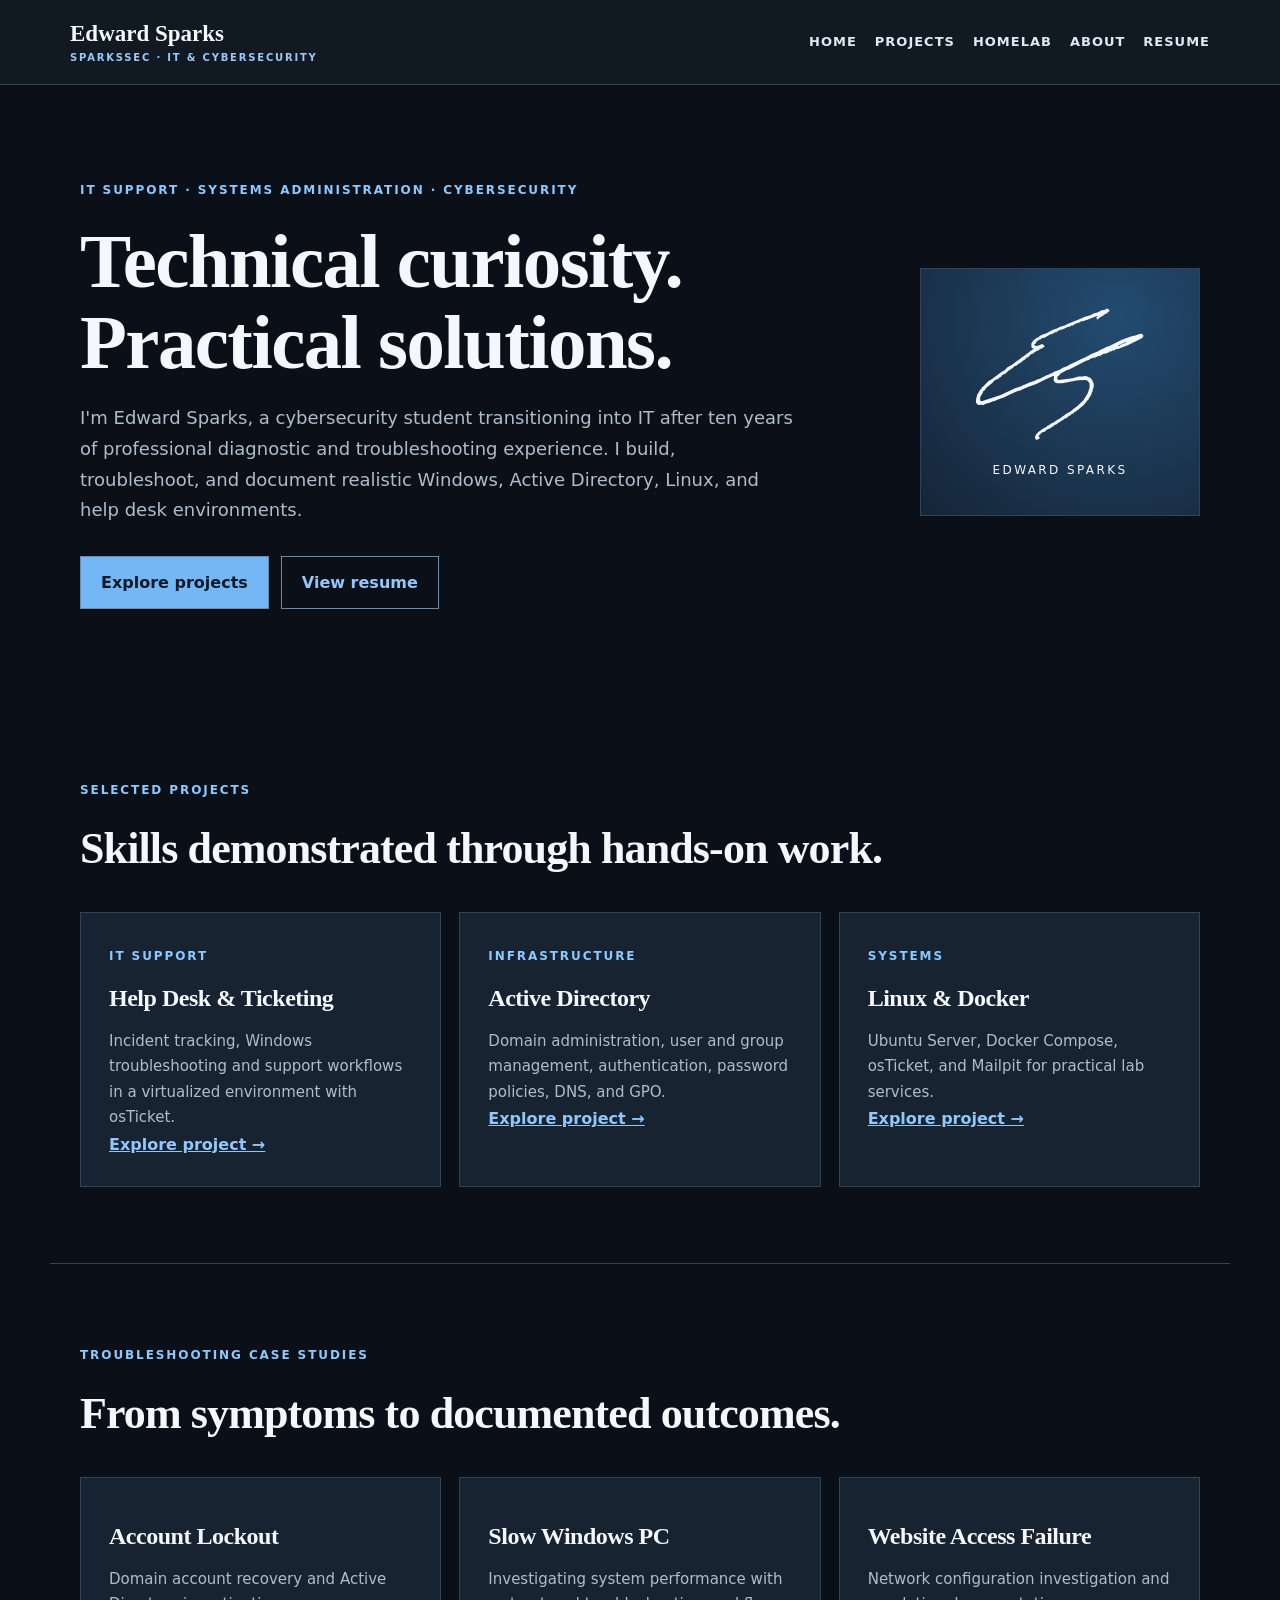
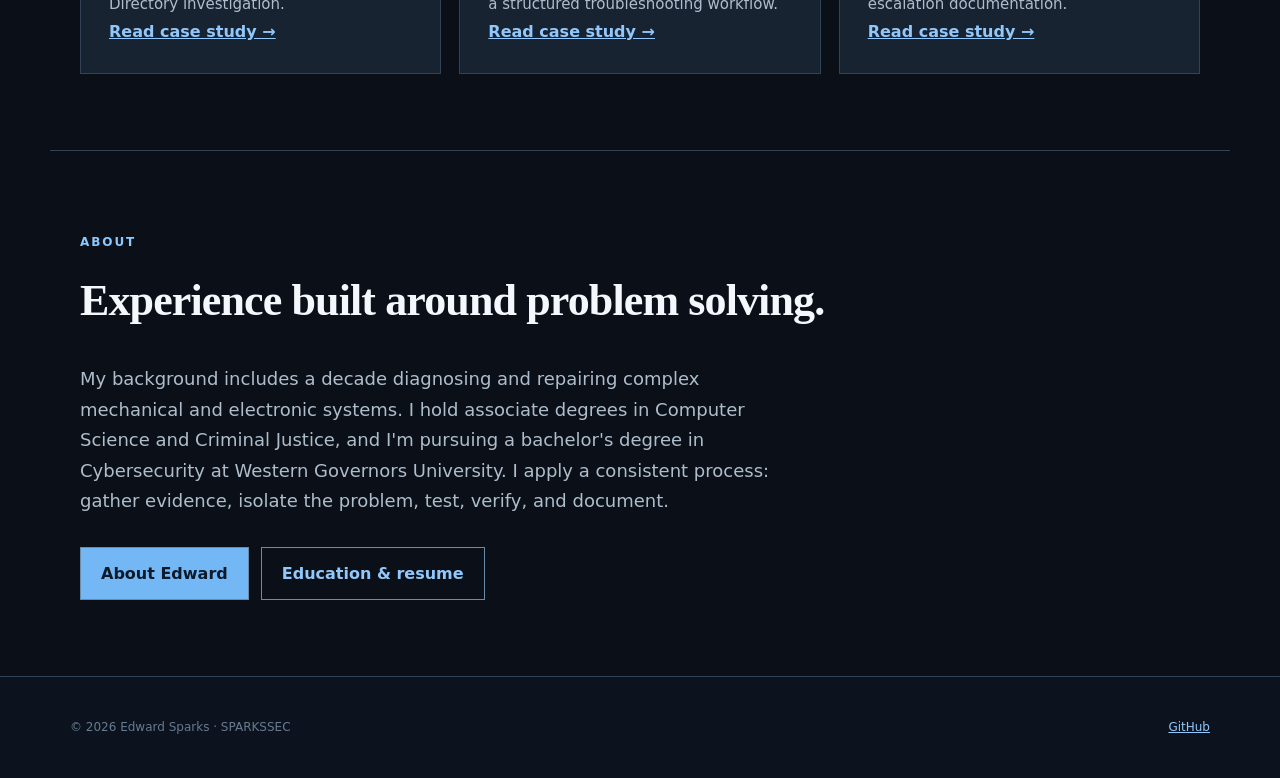
<file: index.html>
<!DOCTYPE html><html lang="en"><head><meta charset="utf-8"><meta name="viewport" content="width=device-width, initial-scale=1"><meta name="description" content="Edward Sparks: IT support and cybersecurity student portfolio featuring help desk, Active Directory, Linux, Docker and real troubleshooting case studies."><title>Edward Sparks | IT Support & Cybersecurity</title><link rel="stylesheet" href="style.css"><link rel="stylesheet" href="assets/redesign.css"></head><body><header><nav class="navbar"><a class="site-navbrand" href="index.html">Edward Sparks<small>SPARKSSEC · IT & CYBERSECURITY</small></a><div class="nav-links"><a href="index.html">HOME</a><a href="projects/">PROJECTS</a><a href="lab/">HOMELAB</a><a href="about.html">ABOUT</a><a href="cv/">RESUME</a></div></nav></header><main><section class="new-hero"><div><span class="eyebrow">IT support · Systems administration · Cybersecurity</span><h1>Technical curiosity.<br>Practical solutions.</h1><p>I'm Edward Sparks, a cybersecurity student transitioning into IT after ten years of professional diagnostic and troubleshooting experience. I build, troubleshoot, and document realistic Windows, Active Directory, Linux, and help desk environments.</p><div class="site-actions"><a href="projects/">Explore projects</a><a href="cv/">View resume</a></div></div><div class="signature"><img src="assets/edward-sparks-signature.svg" alt="Edward Sparks original handwritten ES initials" style="width:100%;height:auto;max-width:180px;display:block;margin:0 auto 14px"><span>EDWARD SPARKS</span></div></section><section class="site-section"><span class="eyebrow">Selected projects</span><h2>Skills demonstrated through hands-on work.</h2><div class="tile-grid"><article class="tile"><span class="eyebrow">IT support</span><h3>Help Desk & Ticketing</h3><p>Incident tracking, Windows troubleshooting and support workflows in a virtualized environment with osTicket.</p><a href="projects/helpdesk.html">Explore project →</a></article><article class="tile"><span class="eyebrow">Infrastructure</span><h3>Active Directory</h3><p>Domain administration, user and group management, authentication, password policies, DNS, and GPO.</p><a href="projects/active-directory.html">Explore project →</a></article><article class="tile"><span class="eyebrow">Systems</span><h3>Linux & Docker</h3><p>Ubuntu Server, Docker Compose, osTicket, and Mailpit for practical lab services.</p><a href="projects/linux-containers.html">Explore project →</a></article></div></section><section class="site-section"><span class="eyebrow">Troubleshooting case studies</span><h2>From symptoms to documented outcomes.</h2><div class="tile-grid"><article class="tile"><h3>Account Lockout</h3><p>Domain account recovery and Active Directory investigation.</p><a href="projects/helpdesk/password-lockout.html">Read case study →</a></article><article class="tile"><h3>Slow Windows PC</h3><p>Investigating system performance with a structured troubleshooting workflow.</p><a href="projects/helpdesk/slow-pc.html">Read case study →</a></article><article class="tile"><h3>Website Access Failure</h3><p>Network configuration investigation and escalation documentation.</p><a href="projects/helpdesk/website-access.html">Read case study →</a></article></div></section><section class="site-section"><span class="eyebrow">About</span><h2>Experience built around problem solving.</h2><p class="new-intro">My background includes a decade diagnosing and repairing complex mechanical and electronic systems. I hold associate degrees in Computer Science and Criminal Justice, and I'm pursuing a bachelor's degree in Cybersecurity at Western Governors University. I apply a consistent process: gather evidence, isolate the problem, test, verify, and document.</p><div class="site-actions"><a href="about.html">About Edward</a><a href="cv/">Education & resume</a></div></section></main><footer><div class="footer-content"><p>© 2026 Edward Sparks · SPARKSSEC</p><p><a href="https://github.com/SparksSecLab">GitHub</a></p></div></footer></body></html>
</file>
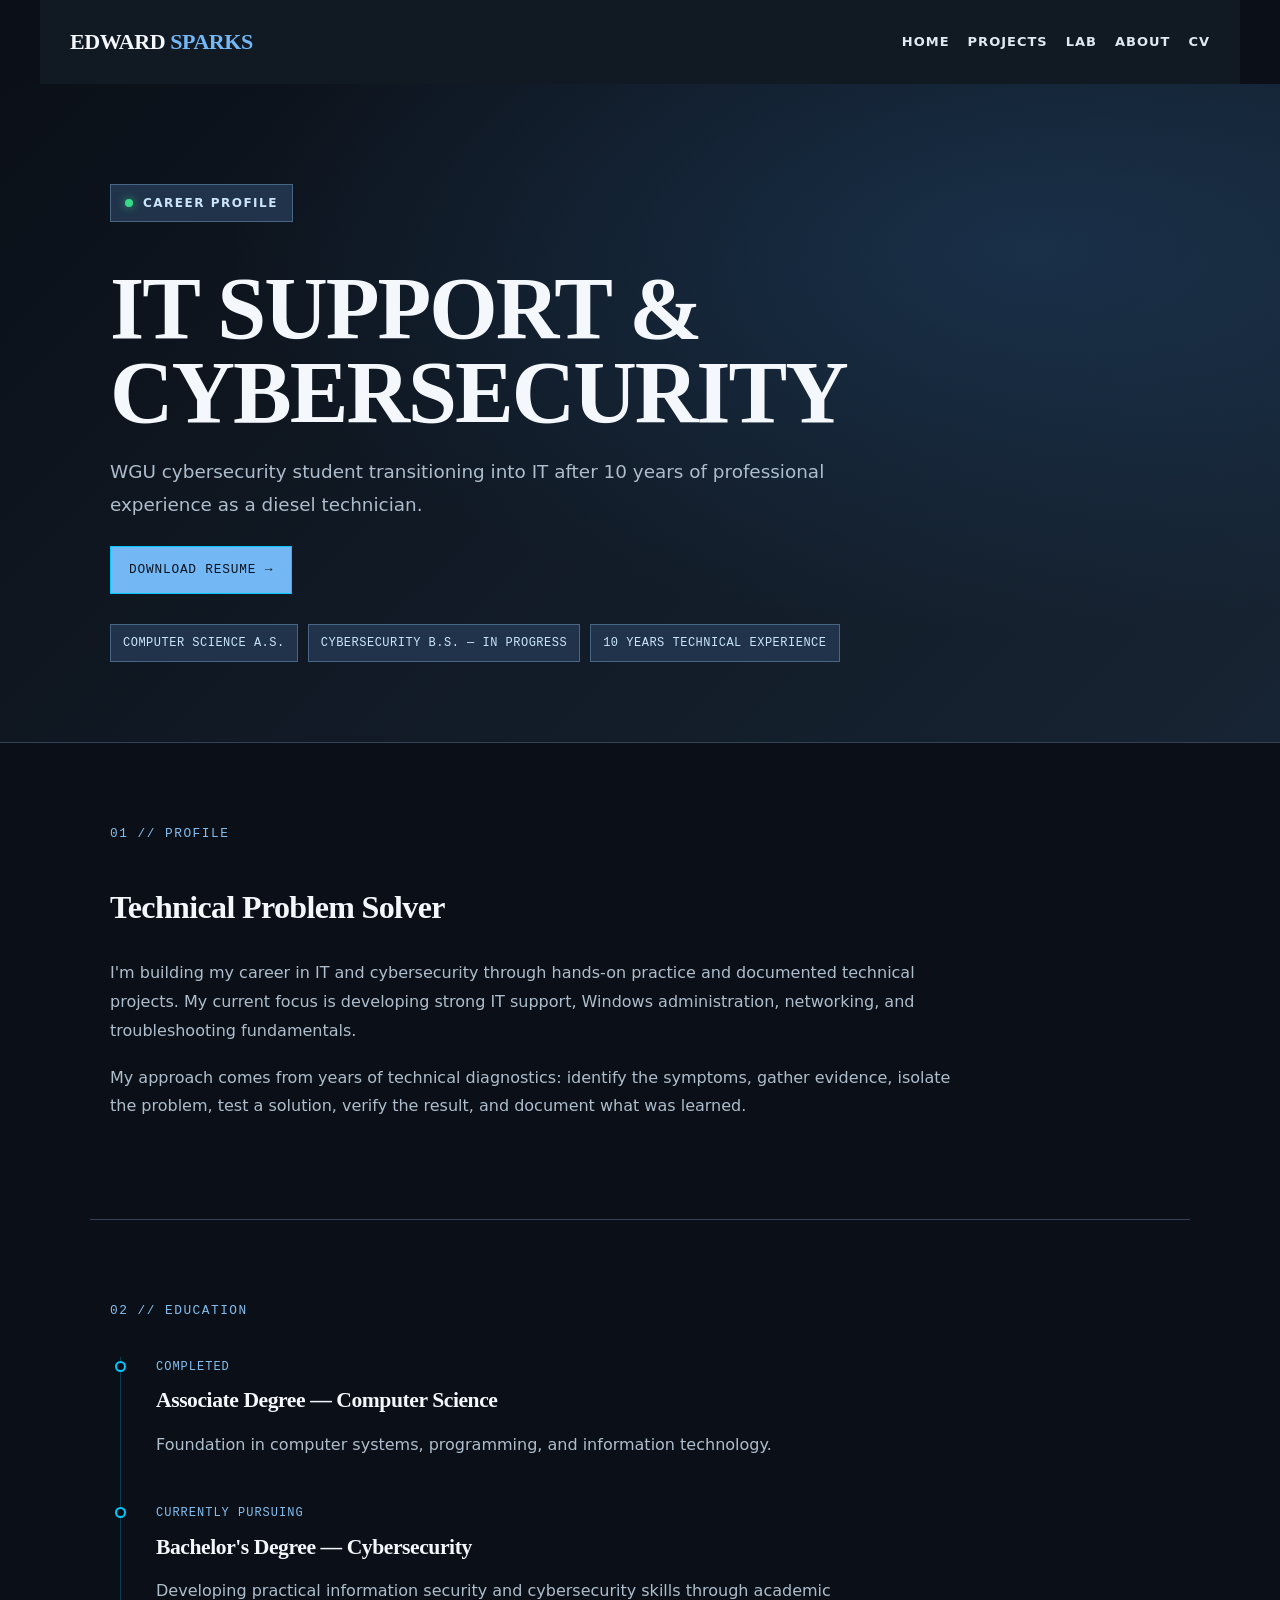
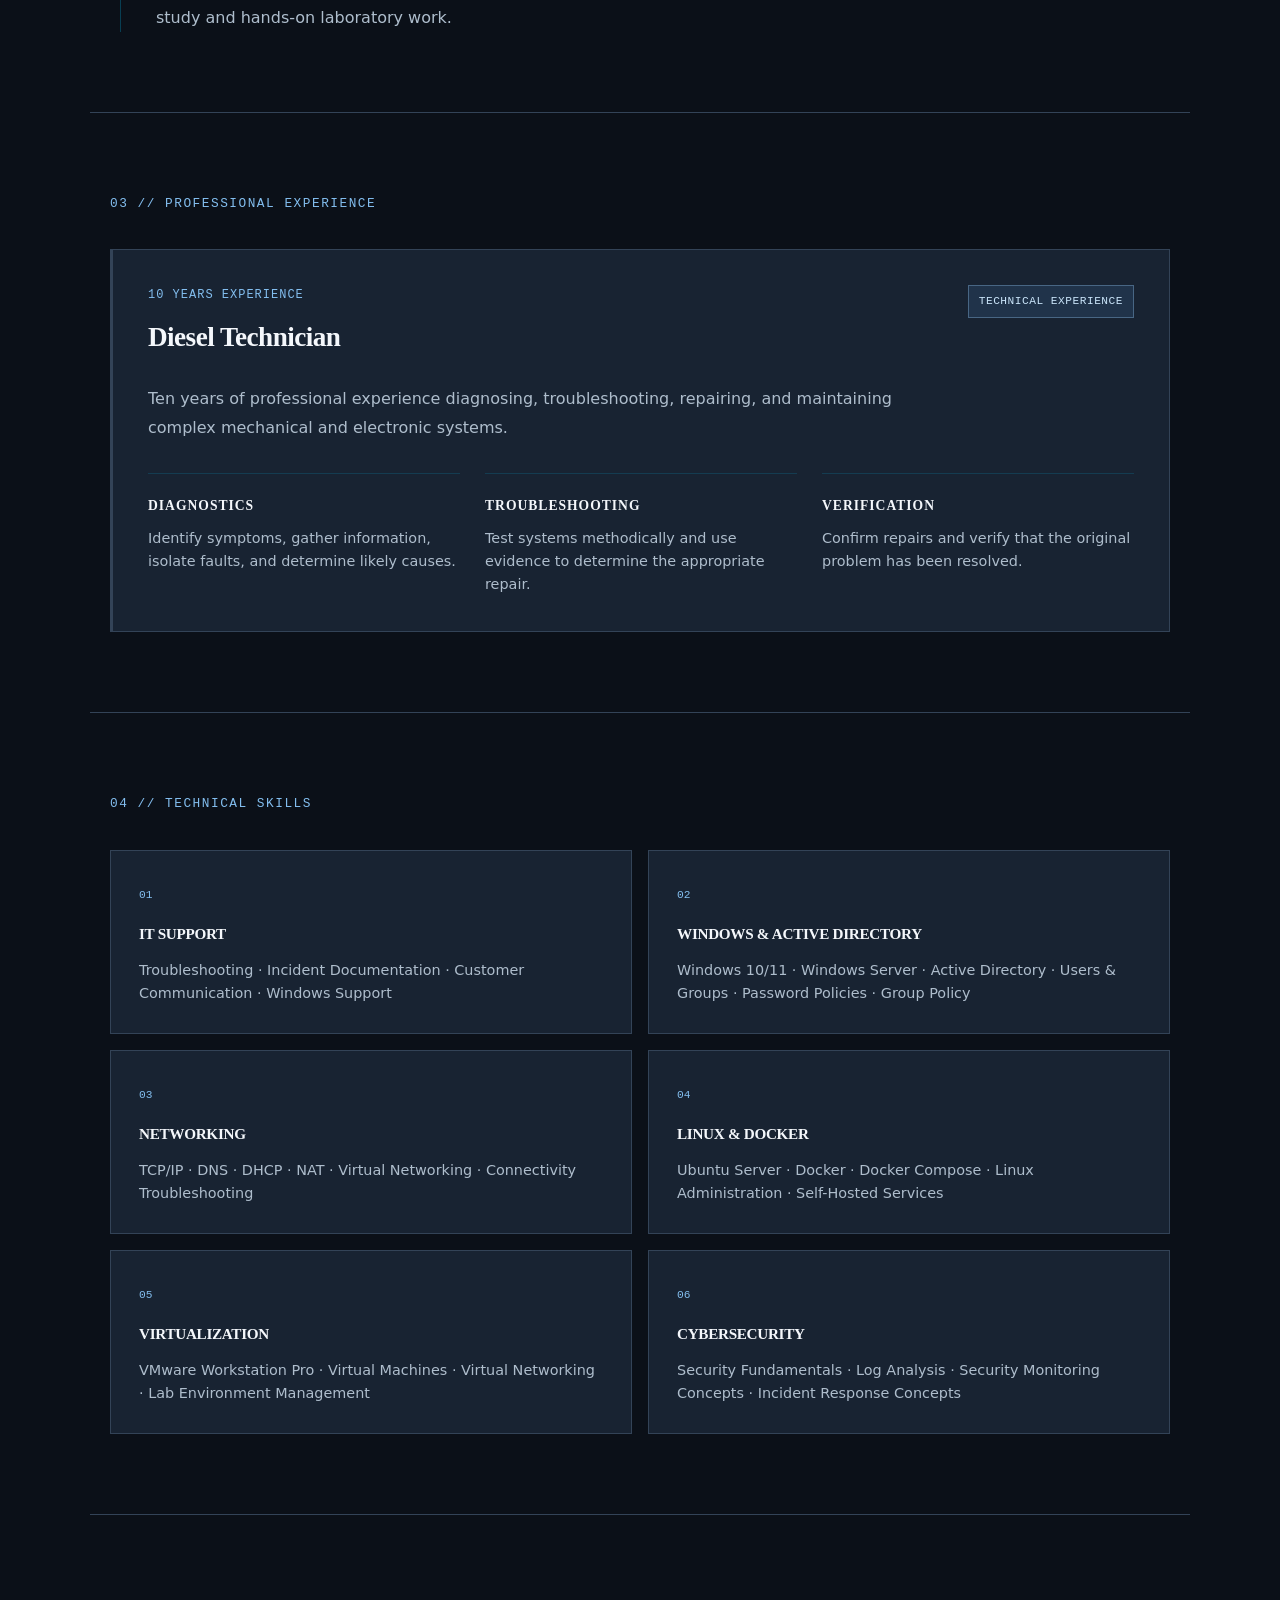
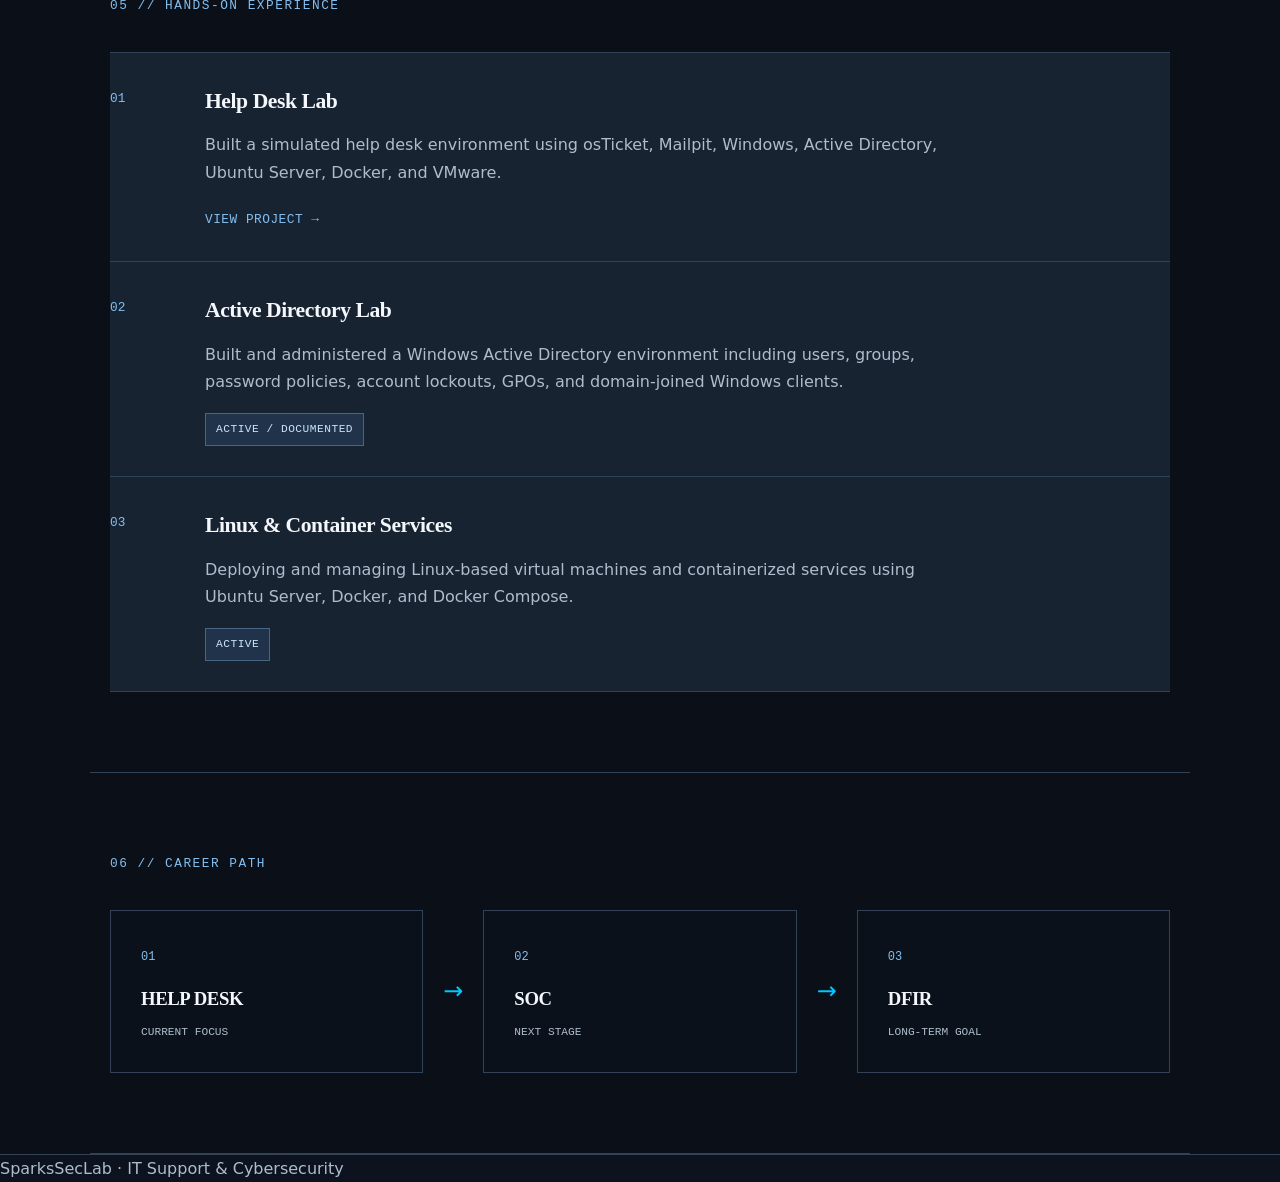
<file: cv/index.html>
<!DOCTYPE html>
<html lang="en">
<head>
    <meta charset="UTF-8">
    <meta name="viewport" content="width=device-width, initial-scale=1.0">

    <title>CV | SparksSecLab</title>

    <link rel="stylesheet" href="../style.css">
<link rel="stylesheet" href="../assets/redesign.css"></head>
<body>

<nav class="navbar">
    <div class="logo">
        EDWARD<span> SPARKS</span>
    </div>

    <div class="nav-links">
        <a href="../">HOME</a>
        <a href="../projects/">PROJECTS</a>
        <a href="../lab/">LAB</a>
        <a href="../#about">ABOUT</a>
        <a href="index.html">CV</a>
    </div>
</nav>


<!-- CV HEADER -->

<header class="cv-hero">

    <div class="cv-hero-inner">

        <div class="status">
            <span class="status-dot"></span>
            CAREER PROFILE
        </div>

        <h1>IT SUPPORT &<br>CYBERSECURITY</h1>

        <p class="cv-lead">
            WGU cybersecurity student transitioning into IT after
            10 years of professional experience as a diesel technician.
        </p>
<a href="Edward_Sparks_Revised_Resume.pdf"
   class="cv-resume-button"
   target="_blank">
    DOWNLOAD RESUME →
</a>
        <div class="cv-quick-info">

            <span>COMPUTER SCIENCE A.S.</span>
            <span>CYBERSECURITY B.S. — IN PROGRESS</span>
            <span>10 YEARS TECHNICAL EXPERIENCE</span>

        </div>

    </div>

</header>


<main class="cv-main">


    <!-- PROFILE -->

    <section class="cv-section">

        <div class="cv-section-label">
            01 // PROFILE
        </div>

        <div class="cv-profile">

            <h2>Technical Problem Solver</h2>

            <p>
                I'm building my career in IT and cybersecurity through
                hands-on practice and documented technical projects.
                My current focus is developing strong IT support,
                Windows administration, networking, and troubleshooting
                fundamentals.
            </p>

            <p>
                My approach comes from years of technical diagnostics:
                identify the symptoms, gather evidence, isolate the
                problem, test a solution, verify the result, and
                document what was learned.
            </p>

        </div>

    </section>


    <!-- EDUCATION -->

    <section class="cv-section">

        <div class="cv-section-label">
            02 // EDUCATION
        </div>

        <div class="cv-timeline">

            <div class="cv-timeline-item">

                <div class="cv-timeline-marker"></div>

                <div class="cv-timeline-content">

                    <div class="cv-meta">
                        COMPLETED
                    </div>

                    <h2>Associate Degree — Computer Science</h2>

                    <p>
                        Foundation in computer systems, programming,
                        and information technology.
                    </p>

                </div>

            </div>


            <div class="cv-timeline-item">

                <div class="cv-timeline-marker"></div>

                <div class="cv-timeline-content">

                    <div class="cv-meta">
                        CURRENTLY PURSUING
                    </div>

                    <h2>Bachelor's Degree — Cybersecurity</h2>

                    <p>
                        Developing practical information security and
                        cybersecurity skills through academic study
                        and hands-on laboratory work.
                    </p>

                </div>

            </div>

        </div>

    </section>


    <!-- PROFESSIONAL EXPERIENCE -->

    <section class="cv-section">

        <div class="cv-section-label">
            03 // PROFESSIONAL EXPERIENCE
        </div>

        <article class="cv-experience">

            <div class="cv-experience-header">

                <div>
                    <div class="cv-meta">
                        10 YEARS EXPERIENCE
                    </div>

                    <h2>Diesel Technician</h2>
                </div>

                <span class="cv-status">
                    TECHNICAL EXPERIENCE
                </span>

            </div>

            <p>
                Ten years of professional experience diagnosing,
                troubleshooting, repairing, and maintaining complex
                mechanical and electronic systems.
            </p>

            <div class="cv-experience-grid">

                <div>
                    <h3>DIAGNOSTICS</h3>
                    <p>
                        Identify symptoms, gather information, isolate
                        faults, and determine likely causes.
                    </p>
                </div>

                <div>
                    <h3>TROUBLESHOOTING</h3>
                    <p>
                        Test systems methodically and use evidence
                        to determine the appropriate repair.
                    </p>
                </div>

                <div>
                    <h3>VERIFICATION</h3>
                    <p>
                        Confirm repairs and verify that the original
                        problem has been resolved.
                    </p>
                </div>

            </div>

        </article>

    </section>


    <!-- TECHNICAL SKILLS -->

    <section class="cv-section">

        <div class="cv-section-label">
            04 // TECHNICAL SKILLS
        </div>

        <div class="cv-skill-grid">

            <div class="cv-skill-panel">

                <span class="cv-skill-number">01</span>

                <h3>IT SUPPORT</h3>

                <p>
                    Troubleshooting · Incident Documentation ·
                    Customer Communication · Windows Support
                </p>

            </div>


            <div class="cv-skill-panel">

                <span class="cv-skill-number">02</span>

                <h3>WINDOWS & ACTIVE DIRECTORY</h3>

                <p>
                    Windows 10/11 · Windows Server · Active Directory ·
                    Users & Groups · Password Policies · Group Policy
                </p>

            </div>


            <div class="cv-skill-panel">

                <span class="cv-skill-number">03</span>

                <h3>NETWORKING</h3>

                <p>
                    TCP/IP · DNS · DHCP · NAT · Virtual Networking ·
                    Connectivity Troubleshooting
                </p>

            </div>


            <div class="cv-skill-panel">

                <span class="cv-skill-number">04</span>

                <h3>LINUX & DOCKER</h3>

                <p>
                    Ubuntu Server · Docker · Docker Compose ·
                    Linux Administration · Self-Hosted Services
                </p>

            </div>


            <div class="cv-skill-panel">

                <span class="cv-skill-number">05</span>

                <h3>VIRTUALIZATION</h3>

                <p>
                    VMware Workstation Pro · Virtual Machines ·
                    Virtual Networking · Lab Environment Management
                </p>

            </div>


            <div class="cv-skill-panel">

                <span class="cv-skill-number">06</span>

                <h3>CYBERSECURITY</h3>

                <p>
                    Security Fundamentals · Log Analysis ·
                    Security Monitoring Concepts ·
                    Incident Response Concepts
                </p>

            </div>

        </div>

    </section>


    <!-- HANDS-ON EXPERIENCE -->

    <section class="cv-section">

        <div class="cv-section-label">
            05 // HANDS-ON EXPERIENCE
        </div>

        <div class="cv-project-list">

            <article class="cv-project">

                <div class="cv-project-number">
                    01
                </div>

                <div class="cv-project-content">

                    <h2>Help Desk Lab</h2>

                    <p>
                        Built a simulated help desk environment using
                        osTicket, Mailpit, Windows, Active Directory,
                        Ubuntu Server, Docker, and VMware.
                    </p>

                    <a href="../projects/helpdesk.html">
                        VIEW PROJECT →
                    </a>

                </div>

            </article>


            <article class="cv-project">

                <div class="cv-project-number">
                    02
                </div>

                <div class="cv-project-content">

                    <h2>Active Directory Lab</h2>

                    <p>
                        Built and administered a Windows Active Directory
                        environment including users, groups, password
                        policies, account lockouts, GPOs, and
                        domain-joined Windows clients.
                    </p>

                    <span class="cv-status">
                        ACTIVE / DOCUMENTED
                    </span>

                </div>

            </article>


            <article class="cv-project">

                <div class="cv-project-number">
                    03
                </div>

                <div class="cv-project-content">

                    <h2>Linux & Container Services</h2>

                    <p>
                        Deploying and managing Linux-based virtual
                        machines and containerized services using
                        Ubuntu Server, Docker, and Docker Compose.
                    </p>

                    <span class="cv-status">
                        ACTIVE
                    </span>

                </div>

            </article>

        </div>

    </section>


    <!-- CAREER PATH -->

    <section class="cv-section">

        <div class="cv-section-label">
            06 // CAREER PATH
        </div>

        <div class="cv-career-path">

            <div class="cv-career-stage">

                <span>01</span>

                <h3>HELP DESK</h3>

                <p>CURRENT FOCUS</p>

            </div>


            <div class="cv-career-arrow">
                →
            </div>


            <div class="cv-career-stage">

                <span>02</span>

                <h3>SOC</h3>

                <p>NEXT STAGE</p>

            </div>


            <div class="cv-career-arrow">
                →
            </div>


            <div class="cv-career-stage">

                <span>03</span>

                <h3>DFIR</h3>

                <p>LONG-TERM GOAL</p>

            </div>

        </div>

    </section>


</main>


<footer>

    <p>
        SparksSecLab · IT Support & Cybersecurity
    </p>

</footer>


</body>

</html>
</file>
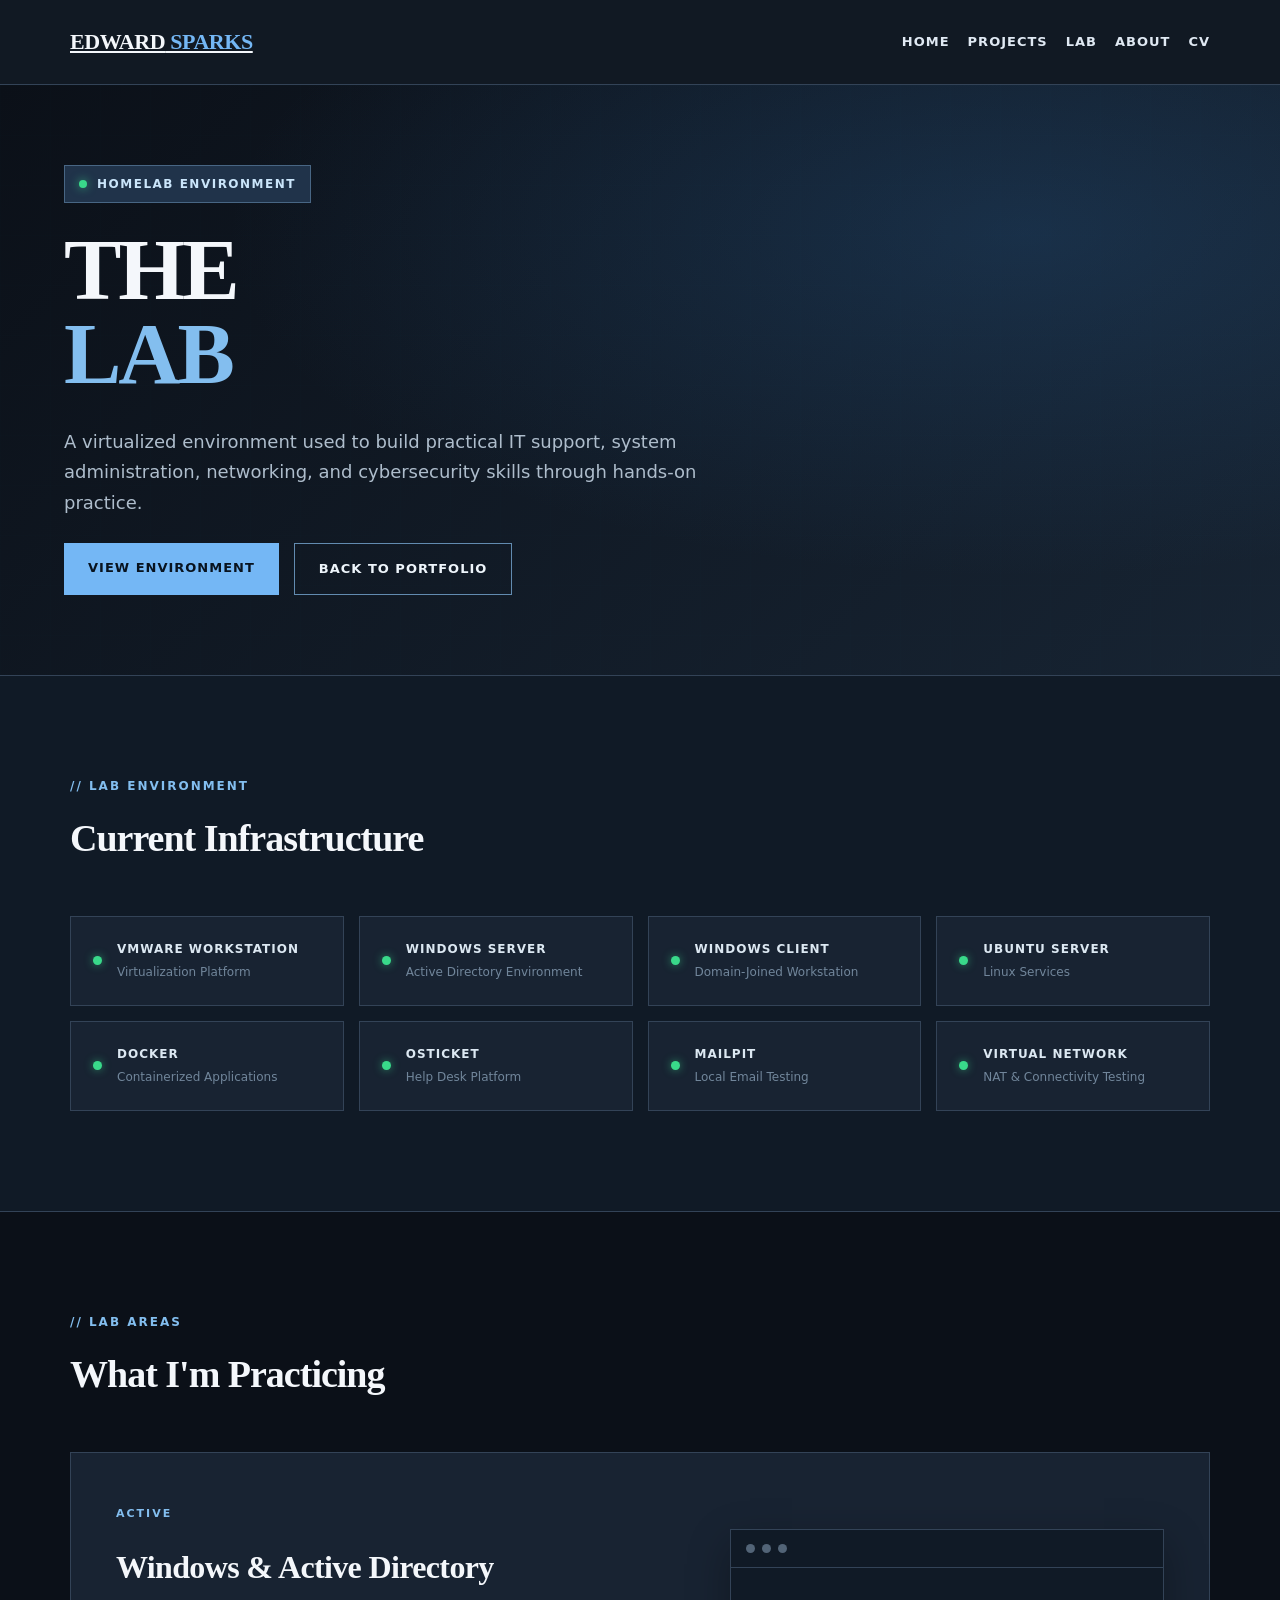
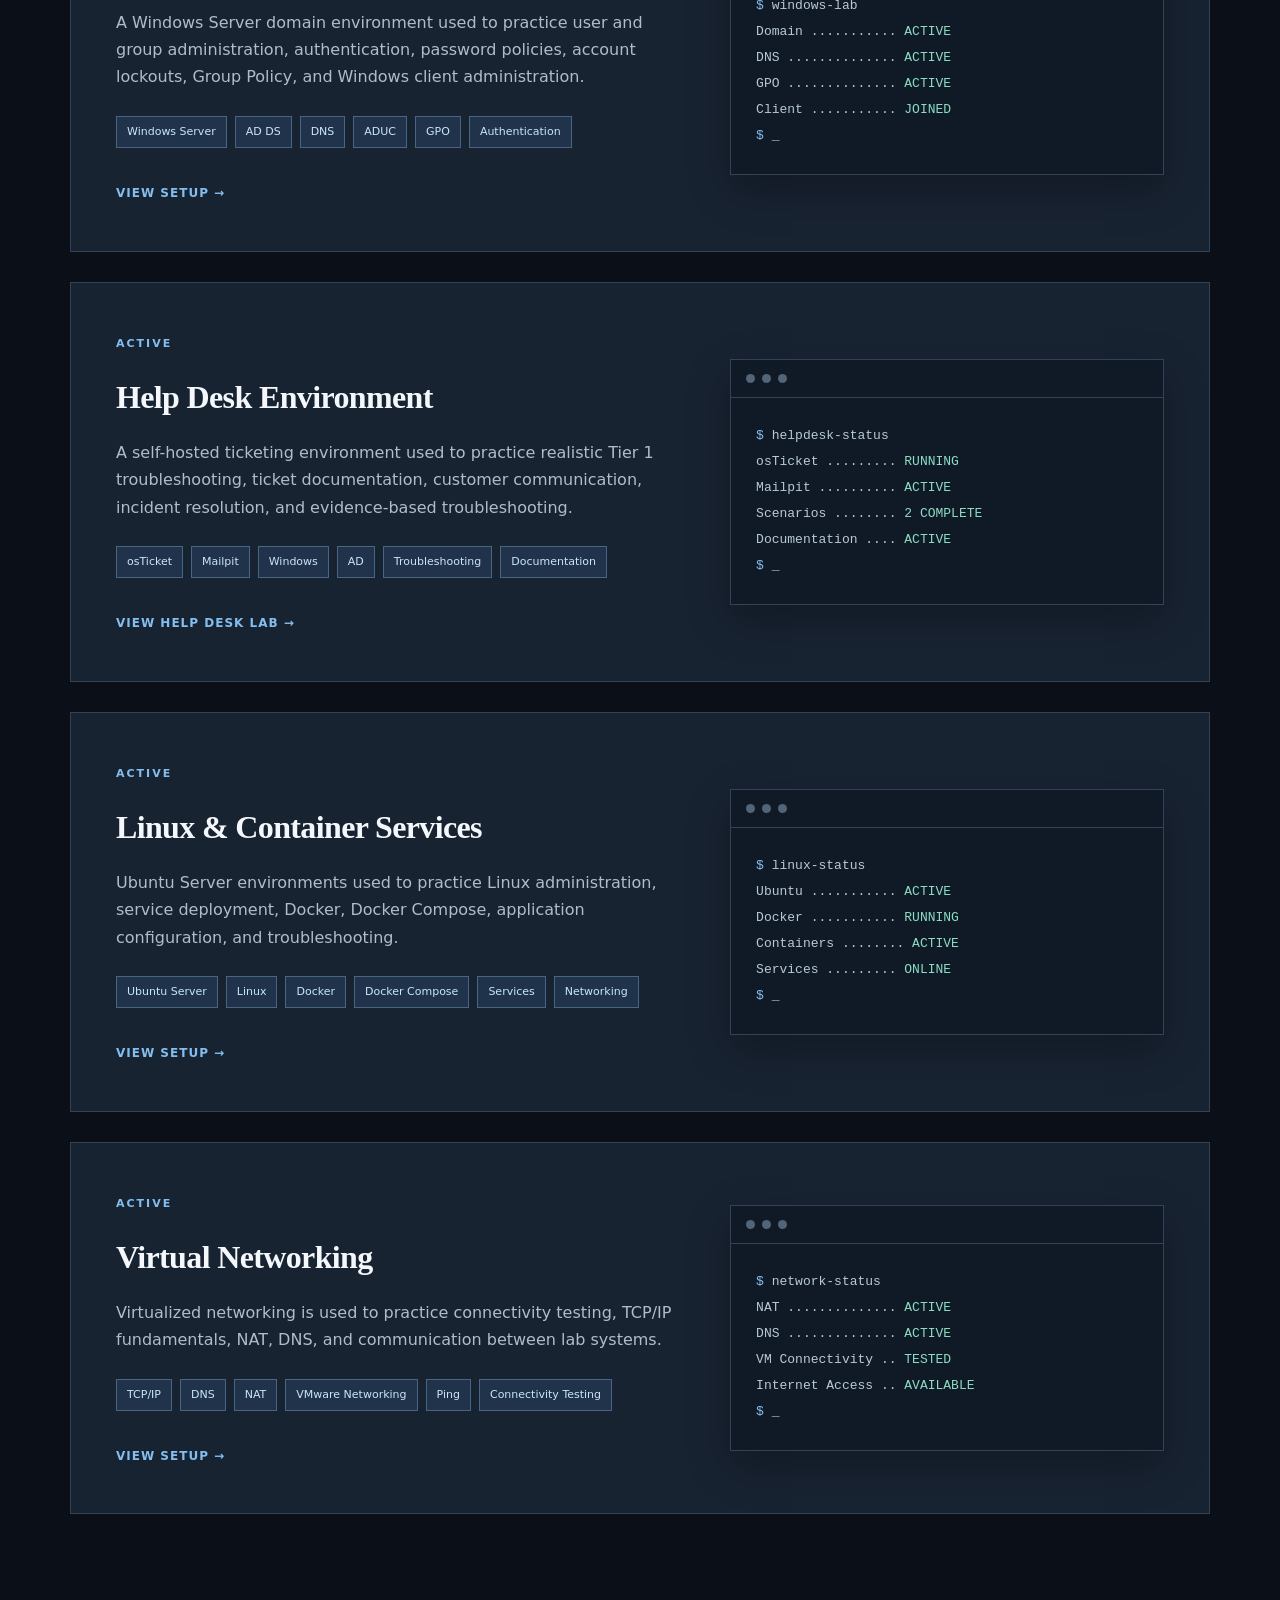
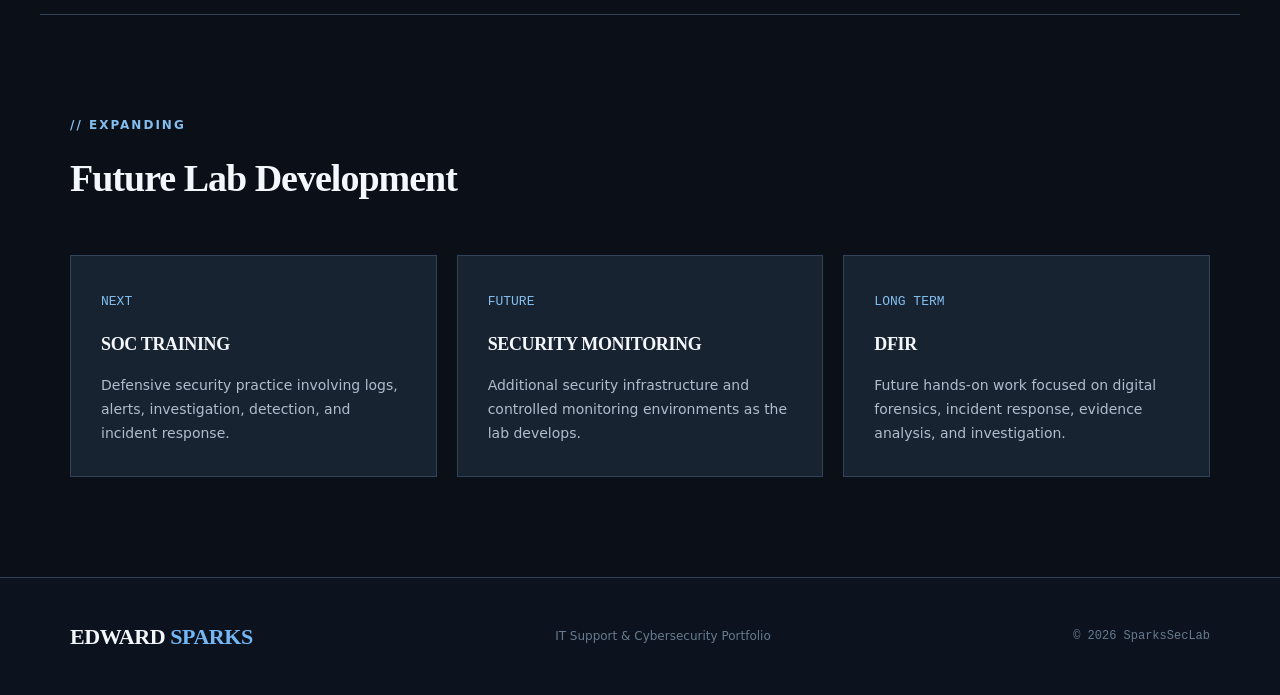
<file: lab/index.html>
<!DOCTYPE html>
<html lang="en">
<head>
    <meta charset="UTF-8">
    <meta name="viewport" content="width=device-width, initial-scale=1.0">

    <title>Lab Environment | SparksSec</title>

    <link rel="stylesheet" href="../style.css">
<link rel="stylesheet" href="../assets/redesign.css"></head>

<body>

    <header>
        <nav class="navbar">

            <a href="../index.html" class="logo">
                EDWARD<span> SPARKS</span>
            </a>

            <div class="nav-links">
                <a href="../index.html">HOME</a>
                <a href="../projects/">PROJECTS</a>
                <a href="index.html">LAB</a>
                <a href="../index.html#about">ABOUT</a>
                <a href="../index.html#resume">CV</a>
            </div>

        </nav>
    </header>


    <main>

        <!-- LAB HERO -->
        <section class="hero">

            <div class="hero-content">

                <div class="status">
                    <span class="status-dot"></span>
                    HOMELAB ENVIRONMENT
                </div>

                <h1>
                    THE<br>
                    <span>LAB</span>
                </h1>

                <p class="hero-text">
                    A virtualized environment used to build practical
                    IT support, system administration, networking, and
                    cybersecurity skills through hands-on practice.
                </p>

                <div class="hero-buttons">
                    <a href="#environment" class="button primary">
                        VIEW ENVIRONMENT
                    </a>

                    <a href="../index.html" class="button secondary">
                        BACK TO PORTFOLIO
                    </a>
                </div>

            </div>

        </section>


        <!-- ENVIRONMENT -->
        <section id="environment" class="status-panel">

            <div class="section-heading">
                <span class="section-label">// LAB ENVIRONMENT</span>
                <h2>Current Infrastructure</h2>
            </div>

            <div class="status-grid">

                <div class="status-card">
                    <span class="indicator"></span>

                    <div>
                        <strong>VMWARE WORKSTATION</strong>
                        <p>Virtualization Platform</p>
                    </div>
                </div>


                <div class="status-card">
                    <span class="indicator"></span>

                    <div>
                        <strong>WINDOWS SERVER</strong>
                        <p>Active Directory Environment</p>
                    </div>
                </div>


                <div class="status-card">
                    <span class="indicator"></span>

                    <div>
                        <strong>WINDOWS CLIENT</strong>
                        <p>Domain-Joined Workstation</p>
                    </div>
                </div>


                <div class="status-card">
                    <span class="indicator"></span>

                    <div>
                        <strong>UBUNTU SERVER</strong>
                        <p>Linux Services</p>
                    </div>
                </div>


                <div class="status-card">
                    <span class="indicator"></span>

                    <div>
                        <strong>DOCKER</strong>
                        <p>Containerized Applications</p>
                    </div>
                </div>


                <div class="status-card">
                    <span class="indicator"></span>

                    <div>
                        <strong>OSTICKET</strong>
                        <p>Help Desk Platform</p>
                    </div>
                </div>


                <div class="status-card">
                    <span class="indicator"></span>

                    <div>
                        <strong>MAILPIT</strong>
                        <p>Local Email Testing</p>
                    </div>
                </div>


                <div class="status-card">
                    <span class="indicator"></span>

                    <div>
                        <strong>VIRTUAL NETWORK</strong>
                        <p>NAT &amp; Connectivity Testing</p>
                    </div>
                </div>

            </div>

        </section>


        <!-- LAB AREAS -->
        <section class="projects">

            <div class="section-heading">
                <span class="section-label">// LAB AREAS</span>
                <h2>What I'm Practicing</h2>
            </div>


            <!-- WINDOWS / AD -->
            <div class="featured-project">

                <div class="project-info">

                    <span class="project-tag">
                        ACTIVE
                    </span>

                    <h3>
                        Windows &amp; Active Directory
                    </h3>

                    <p>
                        A Windows Server domain environment used to practice
                        user and group administration, authentication,
                        password policies, account lockouts, Group Policy,
                        and Windows client administration.
                    </p>

                    <div class="skills">
                        <span>Windows Server</span>
                        <span>AD DS</span>
                        <span>DNS</span>
                        <span>ADUC</span>
                        <span>GPO</span>
                        <span>Authentication</span>
                    </div>
                    <a href="active-directory.html" class="project-link">
                       VIEW SETUP →
                    </a>

                </div>
                    
                <div class="project-terminal">

                    <div class="terminal-header">
                        <span></span>
                        <span></span>
                        <span></span>
                    </div>

                    <div class="terminal-body">

                        <p>
                            <span class="terminal-blue">$</span>
                            windows-lab
                        </p>

                        <p>
                            Domain ...........
                            <span class="terminal-green">ACTIVE</span>
                        </p>

                        <p>
                            DNS ..............
                            <span class="terminal-green">ACTIVE</span>
                        </p>

                        <p>
                            GPO ..............
                            <span class="terminal-green">ACTIVE</span>
                        </p>

                        <p>
                            Client ...........
                            <span class="terminal-green">JOINED</span>
                        </p>

                        <p>
                            <span class="terminal-blue">$</span> _
                        </p>

                    </div>

                </div>

            </div>


            <!-- HELP DESK -->
            <div class="featured-project" style="margin-top: 30px;">

                <div class="project-info">

                    <span class="project-tag">
                        ACTIVE
                    </span>

                    <h3>
                        Help Desk Environment
                    </h3>

                    <p>
                        A self-hosted ticketing environment used to practice
                        realistic Tier 1 troubleshooting, ticket documentation,
                        customer communication, incident resolution, and
                        evidence-based troubleshooting.
                    </p>

                    <div class="skills">
                        <span>osTicket</span>
                        <span>Mailpit</span>
                        <span>Windows</span>
                        <span>AD</span>
                        <span>Troubleshooting</span>
                        <span>Documentation</span>
                    </div>

                    <a href="../projects/helpdesk.html" class="project-link">
                        VIEW HELP DESK LAB →
                    </a>

                </div>


                <div class="project-terminal">

                    <div class="terminal-header">
                        <span></span>
                        <span></span>
                        <span></span>
                    </div>

                    <div class="terminal-body">

                        <p>
                            <span class="terminal-blue">$</span>
                            helpdesk-status
                        </p>

                        <p>
                            osTicket .........
                            <span class="terminal-green">RUNNING</span>
                        </p>

                        <p>
                            Mailpit ..........
                            <span class="terminal-green">ACTIVE</span>
                        </p>

                        <p>
                            Scenarios ........
                            <span class="terminal-green">2 COMPLETE</span>
                        </p>

                        <p>
                            Documentation ....
                            <span class="terminal-green">ACTIVE</span>
                        </p>

                        <p>
                            <span class="terminal-blue">$</span> _
                        </p>

                    </div>

                </div>

            </div>


            <!-- LINUX -->
            <div class="featured-project" style="margin-top: 30px;">

                <div class="project-info">

                    <span class="project-tag">
                        ACTIVE
                    </span>

                    <h3>
                        Linux &amp; Container Services
                    </h3>

                    <p>
                        Ubuntu Server environments used to practice Linux
                        administration, service deployment, Docker,
                        Docker Compose, application configuration,
                        and troubleshooting.
                    </p>

                    <div class="skills">
                        <span>Ubuntu Server</span>
                        <span>Linux</span>
                        <span>Docker</span>
                        <span>Docker Compose</span>
                        <span>Services</span>
                        <span>Networking</span>
                    </div>
                            <a href="osticket-mailpit.html" class="project-link">
                               VIEW SETUP →
                            </a>
                </div>


                <div class="project-terminal">

                    <div class="terminal-header">
                        <span></span>
                        <span></span>
                        <span></span>
                    </div>

                    <div class="terminal-body">

                        <p>
                            <span class="terminal-blue">$</span>
                            linux-status
                        </p>

                        <p>
                            Ubuntu ...........
                            <span class="terminal-green">ACTIVE</span>
                        </p>

                        <p>
                            Docker ...........
                            <span class="terminal-green">RUNNING</span>
                        </p>

                        <p>
                            Containers ........
                            <span class="terminal-green">ACTIVE</span>
                        </p>

                        <p>
                            Services .........
                            <span class="terminal-green">ONLINE</span>
                        </p>

                        <p>
                            <span class="terminal-blue">$</span> _
                        </p>

                    </div>

                </div>

            </div>


            <!-- NETWORKING -->
            <div class="featured-project" style="margin-top: 30px;">

                <div class="project-info">

                    <span class="project-tag">
                        ACTIVE
                    </span>

                    <h3>
                        Virtual Networking
                    </h3>

                    <p>
                        Virtualized networking is used to practice connectivity
                        testing, TCP/IP fundamentals, NAT, DNS, and communication
                        between lab systems.
                    </p>

                    <div class="skills">
                        <span>TCP/IP</span>
                        <span>DNS</span>
                        <span>NAT</span>
                        <span>VMware Networking</span>
                        <span>Ping</span>
                        <span>Connectivity Testing</span>
                    </div>
                         <a href="vm-networking.html" class="project-link">
                            VIEW SETUP →
                         </a>
                </div>


                <div class="project-terminal">

                    <div class="terminal-header">
                        <span></span>
                        <span></span>
                        <span></span>
                    </div>

                    <div class="terminal-body">

                        <p>
                            <span class="terminal-blue">$</span>
                            network-status
                        </p>

                        <p>
                            NAT ..............
                            <span class="terminal-green">ACTIVE</span>
                        </p>

                        <p>
                            DNS ..............
                            <span class="terminal-green">ACTIVE</span>
                        </p>

                        <p>
                            VM Connectivity ..
                            <span class="terminal-green">TESTED</span>
                        </p>

                        <p>
                            Internet Access ..
                            <span class="terminal-green">AVAILABLE</span>
                        </p>

                        <p>
                            <span class="terminal-blue">$</span> _
                        </p>

                    </div>

                </div>

            </div>

        </section>


        <!-- FUTURE -->
        <section class="resume">

            <div class="section-heading">
                <span class="section-label">// EXPANDING</span>
                <h2>Future Lab Development</h2>
            </div>

            <div class="career-grid">

                <div class="career-card">

                    <span class="career-number">NEXT</span>

                    <h3>
                        SOC TRAINING
                    </h3>

                    <p>
                        Defensive security practice involving logs,
                        alerts, investigation, detection, and incident
                        response.
                    </p>

                </div>


                <div class="career-card">

                    <span class="career-number">FUTURE</span>

                    <h3>
                        SECURITY MONITORING
                    </h3>

                    <p>
                        Additional security infrastructure and controlled
                        monitoring environments as the lab develops.
                    </p>

                </div>


                <div class="career-card">

                    <span class="career-number">LONG TERM</span>

                    <h3>
                        DFIR
                    </h3>

                    <p>
                        Future hands-on work focused on digital forensics,
                        incident response, evidence analysis, and investigation.
                    </p>

                </div>

            </div>

        </section>

    </main>


    <footer>

        <div class="footer-content">

            <div class="logo">
                EDWARD<span> SPARKS</span>
            </div>

            <p>
                IT Support &amp; Cybersecurity Portfolio
            </p>

            <p class="copyright">
                © 2026 SparksSecLab
            </p>

        </div>

    </footer>

</body>
</html>
</file>
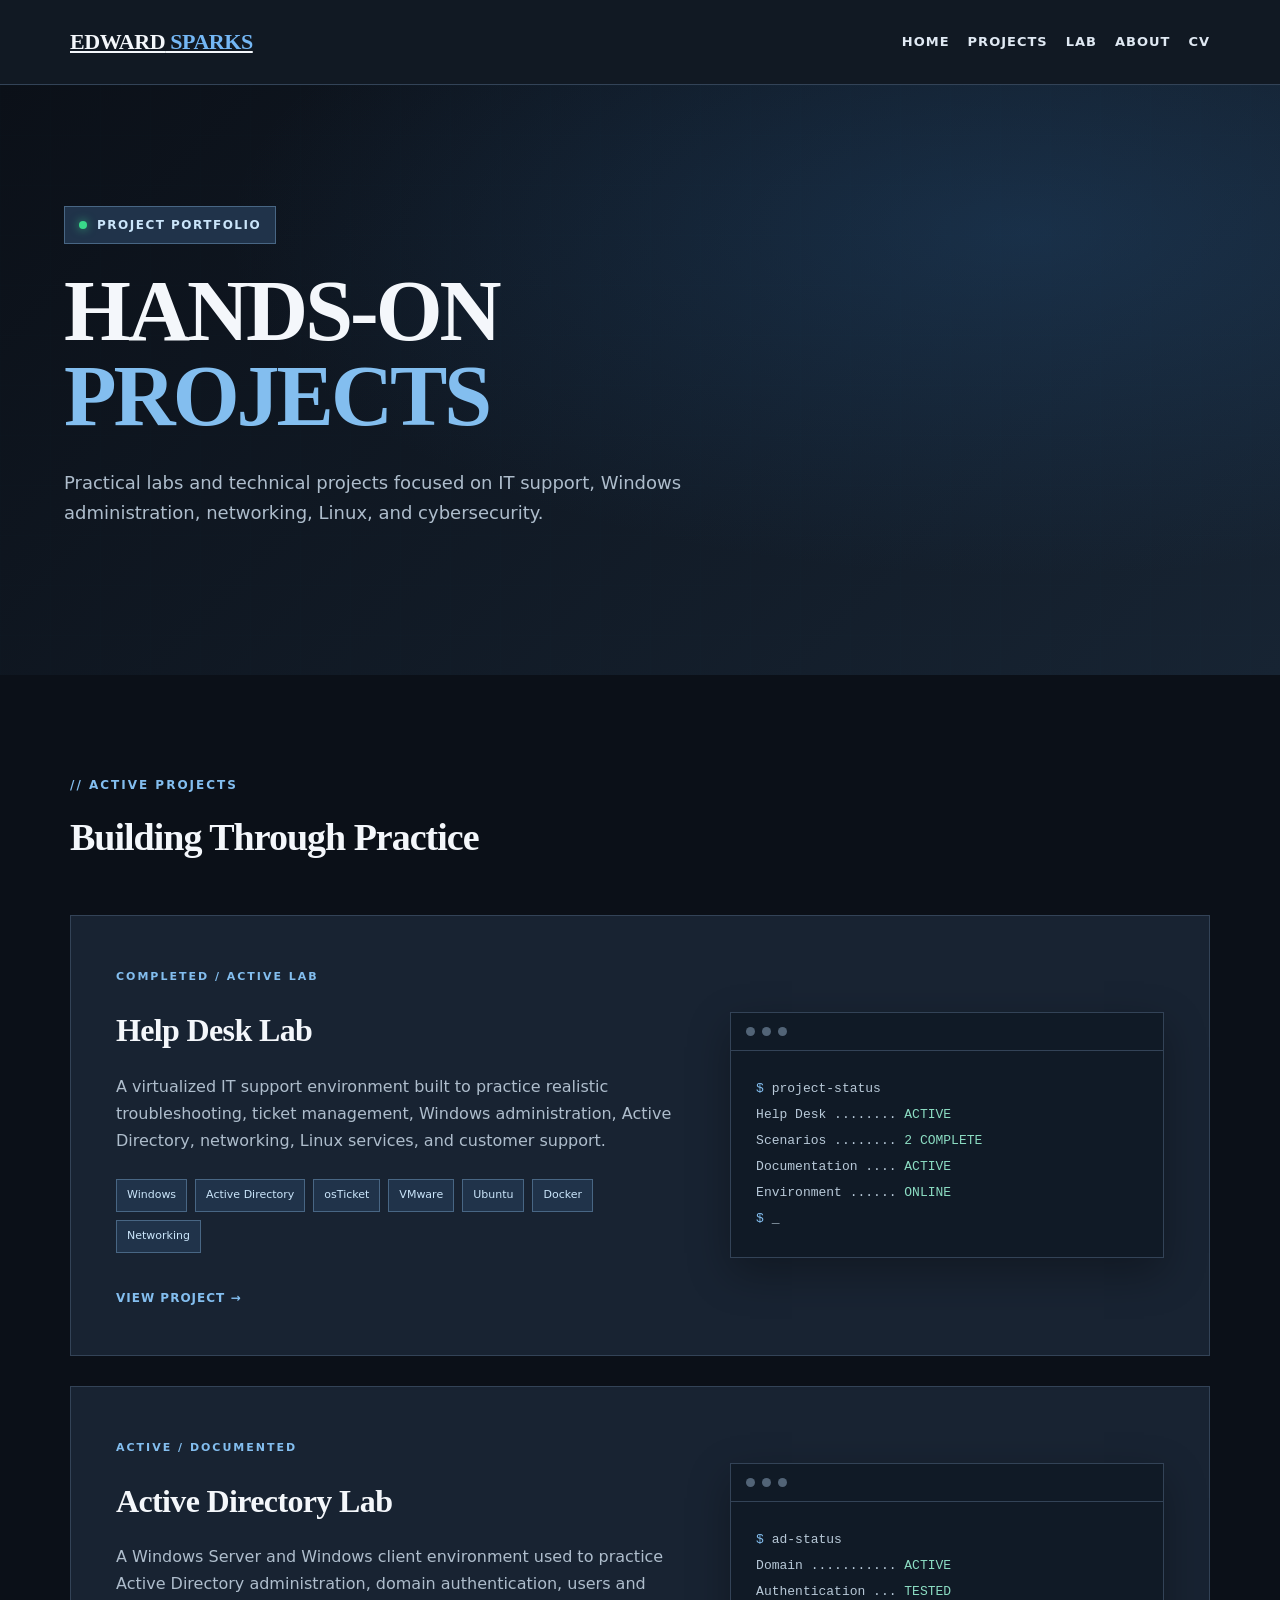
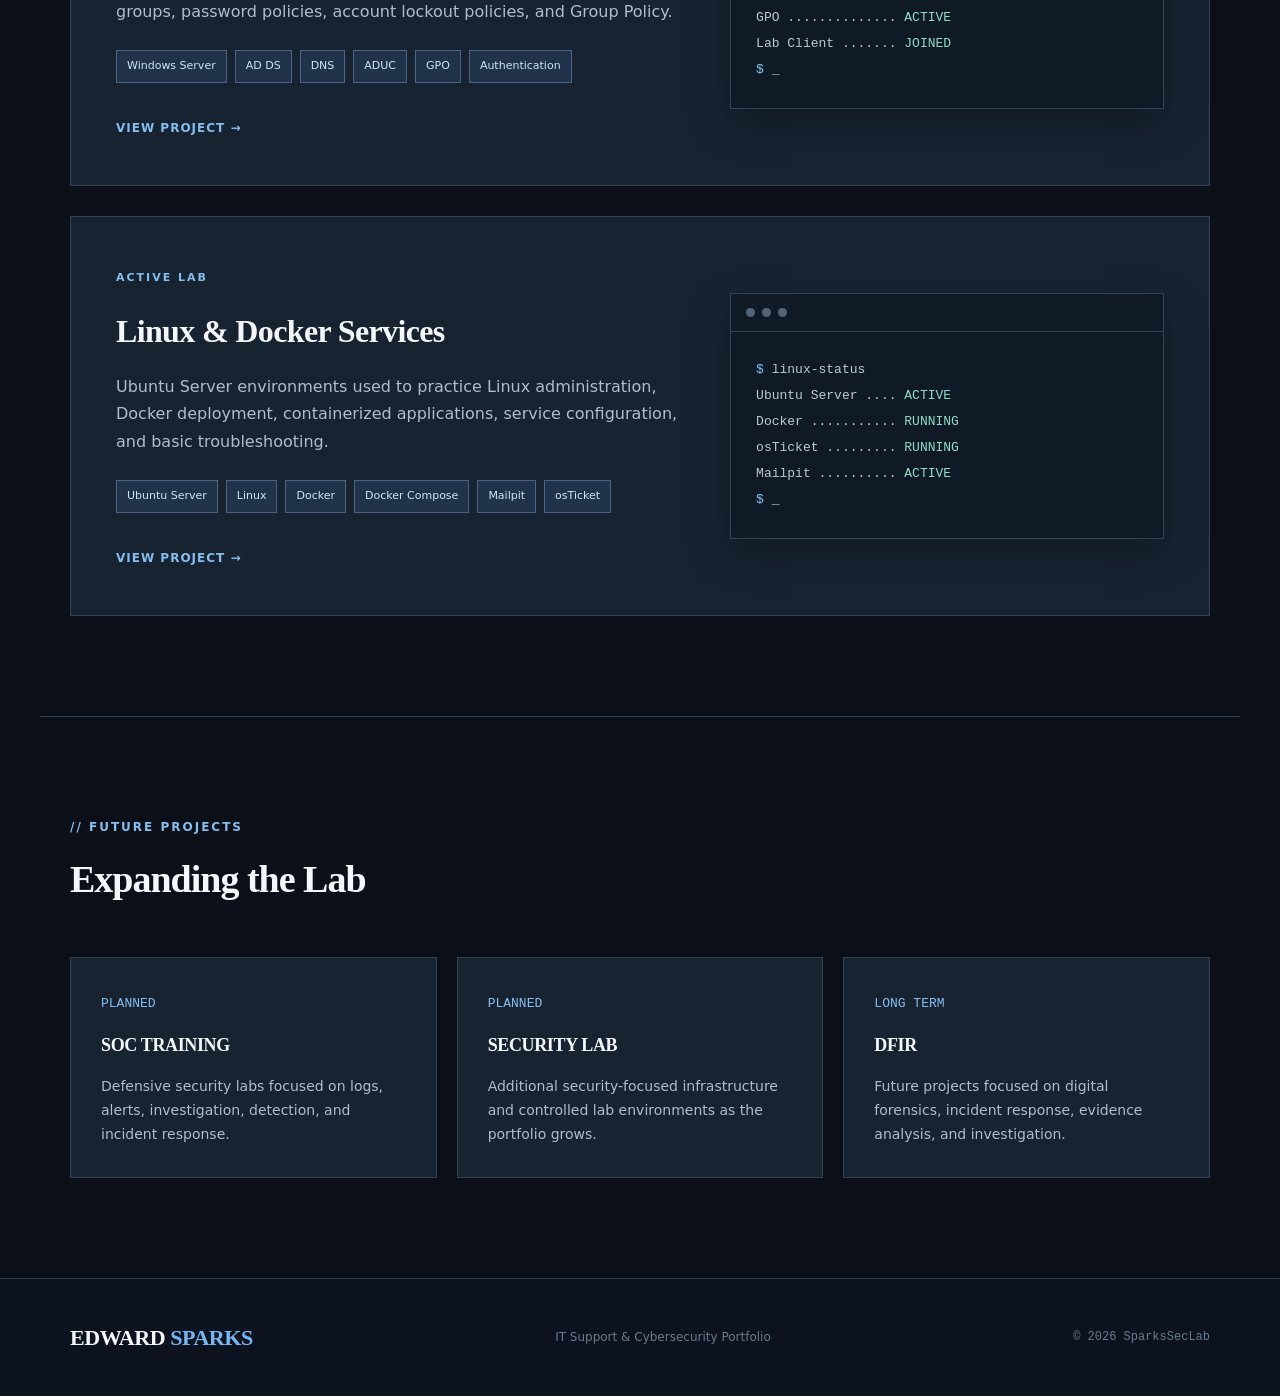
<file: projects/index.html>
<!DOCTYPE html>
<html lang="en">
<head>
    <meta charset="UTF-8">
    <meta name="viewport" content="width=device-width, initial-scale=1.0">

    <title>Projects | SparksSec</title>

    <link rel="stylesheet" href="../style.css">
<link rel="stylesheet" href="../assets/redesign.css"></head>

<body>

    <header>
        <nav class="navbar">

            <a href="../index.html" class="logo">
                EDWARD<span> SPARKS</span>
            </a>

            <div class="nav-links">
                <a href="../index.html">HOME</a>
                <a href="index.html">PROJECTS</a>
                <a href="helpdesk.html">LAB</a>
                <a href="../index.html#about">ABOUT</a>
                <a href="../index.html#resume">CV</a>
            </div>

        </nav>
    </header>


    <main>

        <!-- PROJECTS HERO -->
        <section class="hero">

            <div class="hero-content">

                <div class="status">
                    <span class="status-dot"></span>
                    PROJECT PORTFOLIO
                </div>

                <h1>
                    HANDS-ON<br>
                    <span>PROJECTS</span>
                </h1>

                <p class="hero-text">
                    Practical labs and technical projects focused on IT support,
                    Windows administration, networking, Linux, and cybersecurity.
                </p>

            </div>

        </section>


        <!-- ACTIVE PROJECTS -->
        <section class="projects">

            <div class="section-heading">
                <span class="section-label">// ACTIVE PROJECTS</span>
                <h2>Building Through Practice</h2>
            </div>


            <!-- HELP DESK -->
            <div class="featured-project">

                <div class="project-info">

                    <span class="project-tag">
                        COMPLETED / ACTIVE LAB
                    </span>

                    <h3>
                        Help Desk Lab
                    </h3>

                    <p>
                        A virtualized IT support environment built to practice
                        realistic troubleshooting, ticket management, Windows
                        administration, Active Directory, networking, Linux
                        services, and customer support.
                    </p>

                    <div class="skills">
                        <span>Windows</span>
                        <span>Active Directory</span>
                        <span>osTicket</span>
                        <span>VMware</span>
                        <span>Ubuntu</span>
                        <span>Docker</span>
                        <span>Networking</span>
                    </div>

                    <a href="helpdesk.html" class="project-link">
                        VIEW PROJECT →
                    </a>

                </div>


                <div class="project-terminal">

                    <div class="terminal-header">
                        <span></span>
                        <span></span>
                        <span></span>
                    </div>

                    <div class="terminal-body">

                        <p>
                            <span class="terminal-blue">$</span>
                            project-status
                        </p>

                        <p>
                            Help Desk ........
                            <span class="terminal-green">ACTIVE</span>
                        </p>

                        <p>
                            Scenarios ........
                            <span class="terminal-green">2 COMPLETE</span>
                        </p>

                        <p>
                            Documentation ....
                            <span class="terminal-green">ACTIVE</span>
                        </p>

                        <p>
                            Environment ......
                            <span class="terminal-green">ONLINE</span>
                        </p>

                        <p>
                            <span class="terminal-blue">$</span> _
                        </p>

                    </div>

                </div>

            </div>


            <!-- ACTIVE DIRECTORY -->
            <div class="featured-project" style="margin-top: 30px;">

                <div class="project-info">

                    <span class="project-tag">
                        ACTIVE / DOCUMENTED
                    </span>

                    <h3>
                        Active Directory Lab
                    </h3>

                    <p>
                        A Windows Server and Windows client environment used
                        to practice Active Directory administration, domain
                        authentication, users and groups, password policies,
                        account lockout policies, and Group Policy.
                    </p>

                    <div class="skills">
                        <span>Windows Server</span>
                        <span>AD DS</span>
                        <span>DNS</span>
                        <span>ADUC</span>
                        <span>GPO</span>
                        <span>Authentication</span>
                    </div>

                    <a href="active-directory.html" class="project-link">
                        VIEW PROJECT →
                    </a>

                </div>


                <div class="project-terminal">

                    <div class="terminal-header">
                        <span></span>
                        <span></span>
                        <span></span>
                    </div>

                    <div class="terminal-body">

                        <p>
                            <span class="terminal-blue">$</span>
                            ad-status
                        </p>

                        <p>
                            Domain ...........
                            <span class="terminal-green">ACTIVE</span>
                        </p>

                        <p>
                            Authentication ...
                            <span class="terminal-green">TESTED</span>
                        </p>

                        <p>
                            GPO ..............
                            <span class="terminal-green">ACTIVE</span>
                        </p>

                        <p>
                            Lab Client .......
                            <span class="terminal-green">JOINED</span>
                        </p>

                        <p>
                            <span class="terminal-blue">$</span> _
                        </p>

                    </div>

                </div>

            </div>


            <!-- LINUX DOCKER -->
            <div class="featured-project" style="margin-top: 30px;">

                <div class="project-info">

                    <span class="project-tag">
                        ACTIVE LAB
                    </span>

                    <h3>
                        Linux &amp; Docker Services
                    </h3>

                    <p>
                        Ubuntu Server environments used to practice Linux
                        administration, Docker deployment, containerized
                        applications, service configuration, and basic
                        troubleshooting.
                    </p>

                    <div class="skills">
                        <span>Ubuntu Server</span>
                        <span>Linux</span>
                        <span>Docker</span>
                        <span>Docker Compose</span>
                        <span>Mailpit</span>
                        <span>osTicket</span>
                    </div>

                    <a href="linux-containers.html" class="project-link">
                       VIEW PROJECT →
                    </a>

                </div>


                <div class="project-terminal">

                    <div class="terminal-header">
                        <span></span>
                        <span></span>
                        <span></span>
                    </div>

                    <div class="terminal-body">

                        <p>
                            <span class="terminal-blue">$</span>
                            linux-status
                        </p>

                        <p>
                            Ubuntu Server ....
                            <span class="terminal-green">ACTIVE</span>
                        </p>

                        <p>
                            Docker ...........
                            <span class="terminal-green">RUNNING</span>
                        </p>

                        <p>
                            osTicket .........
                            <span class="terminal-green">RUNNING</span>
                        </p>

                        <p>
                            Mailpit ..........
                            <span class="terminal-green">ACTIVE</span>
                        </p>

                        <p>
                            <span class="terminal-blue">$</span> _
                        </p>

                    </div>

                </div>

            </div>

        </section>


        <!-- FUTURE -->
        <section class="resume">

            <div class="section-heading">
                <span class="section-label">// FUTURE PROJECTS</span>
                <h2>Expanding the Lab</h2>
            </div>

            <div class="career-grid">

                <div class="career-card">

                    <span class="career-number">PLANNED</span>

                    <h3>
                        SOC TRAINING
                    </h3>

                    <p>
                        Defensive security labs focused on logs, alerts,
                        investigation, detection, and incident response.
                    </p>

                </div>


                <div class="career-card">

                    <span class="career-number">PLANNED</span>

                    <h3>
                        SECURITY LAB
                    </h3>

                    <p>
                        Additional security-focused infrastructure and
                        controlled lab environments as the portfolio grows.
                    </p>

                </div>


                <div class="career-card">

                    <span class="career-number">LONG TERM</span>

                    <h3>
                        DFIR
                    </h3>

                    <p>
                        Future projects focused on digital forensics,
                        incident response, evidence analysis, and investigation.
                    </p>

                </div>

            </div>

        </section>

    </main>


    <footer>

        <div class="footer-content">

            <div class="logo">
                EDWARD<span> SPARKS</span>
            </div>

            <p>
                IT Support &amp; Cybersecurity Portfolio
            </p>

            <p class="copyright">
                © 2026 SparksSecLab
            </p>

        </div>

    </footer>

</body>
</html>
</file>
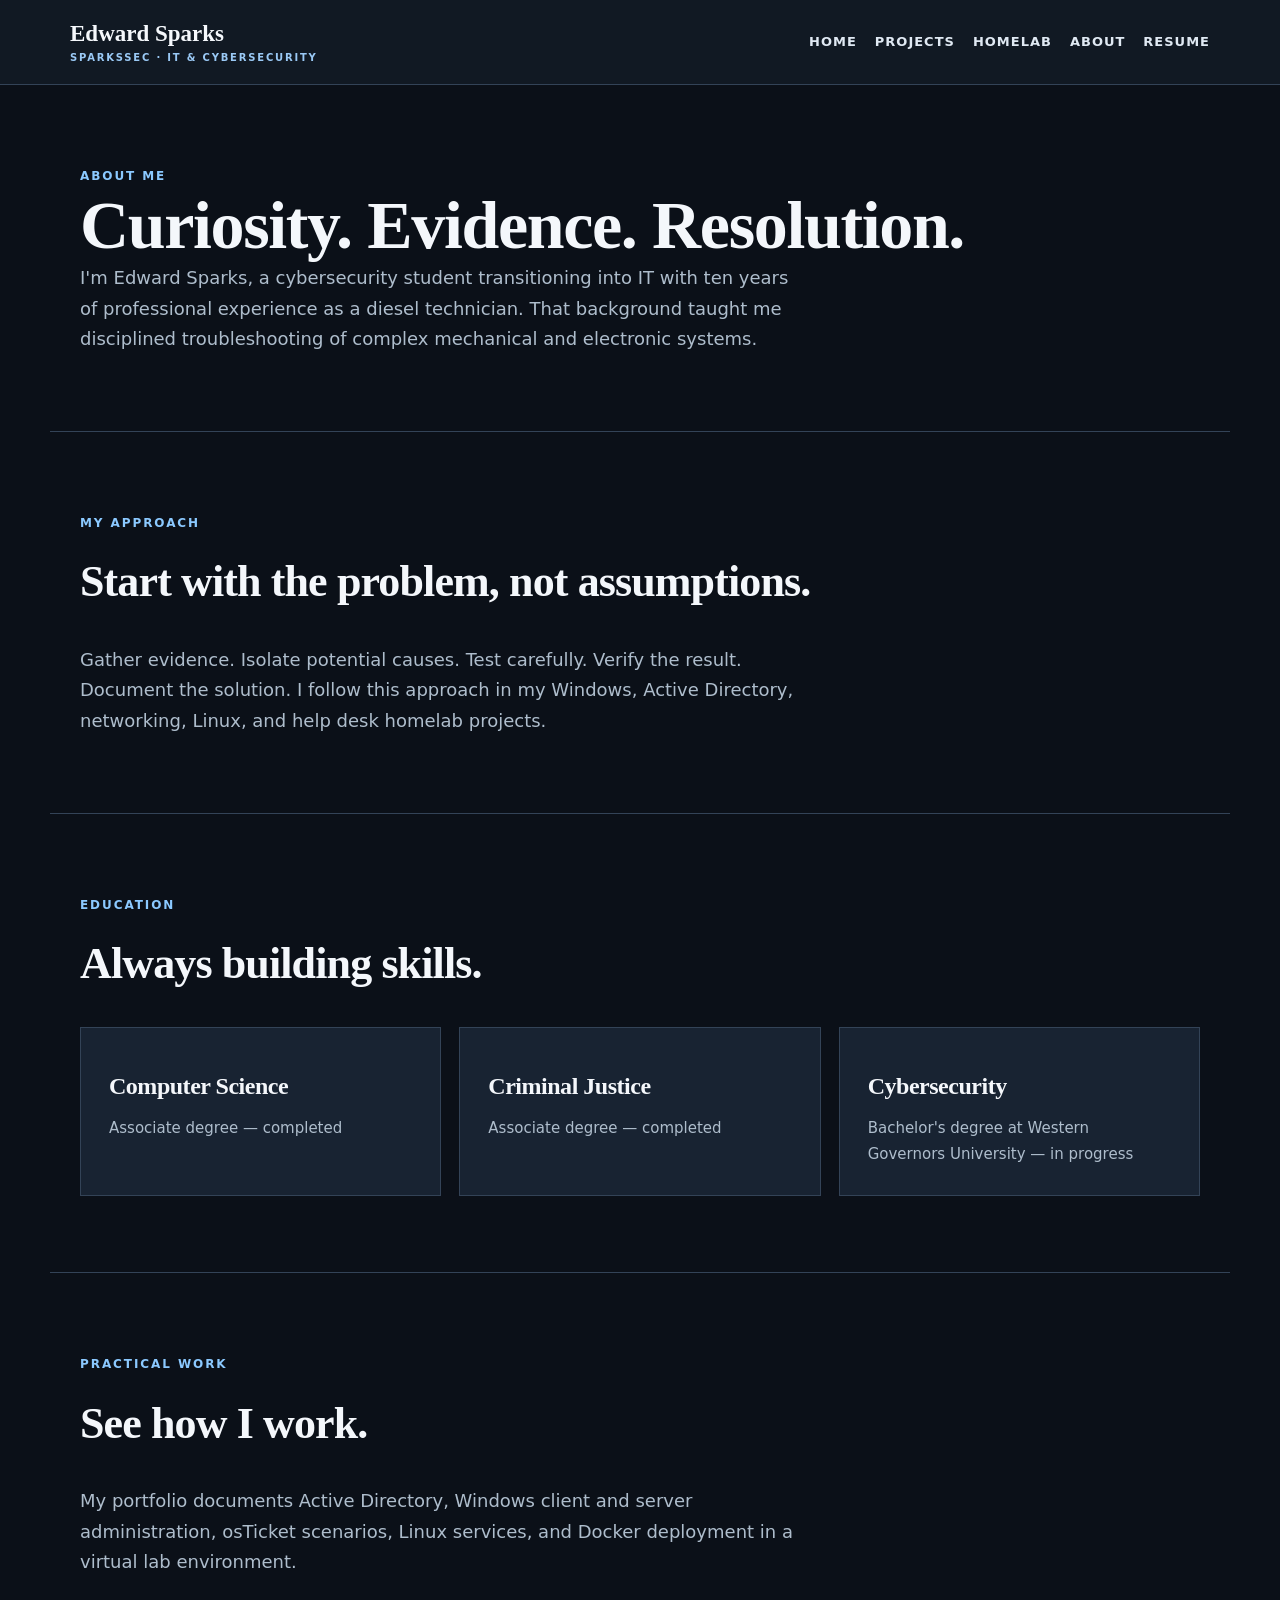
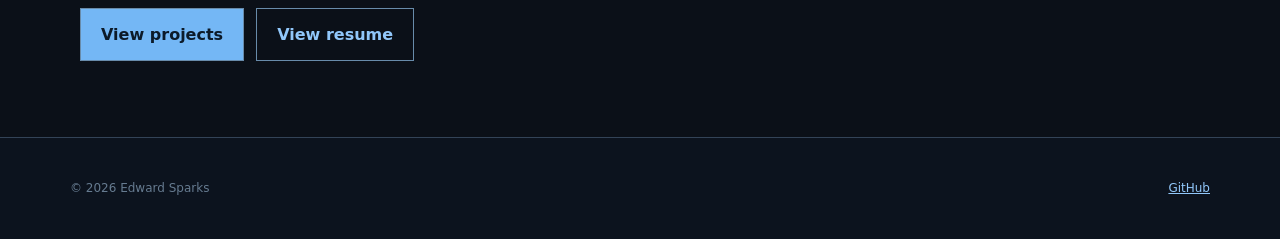
<file: about.html>
<!doctype html><html lang="en"><head><meta charset="utf-8"><meta name="viewport" content="width=device-width,initial-scale=1"><title>About Edward Sparks | IT & Cybersecurity</title><meta name="description" content="Edward Sparks' professional background, education, and approach to technical problem solving."><link rel="stylesheet" href="style.css"><link rel="stylesheet" href="assets/redesign.css"></head><body><header><nav class="navbar"><a class="site-navbrand" href="index.html">Edward Sparks<small>SPARKSSEC · IT & CYBERSECURITY</small></a><div class="nav-links"><a href="index.html">HOME</a><a href="projects/">PROJECTS</a><a href="lab/">HOMELAB</a><a href="about.html">ABOUT</a><a href="cv/">RESUME</a></div></nav></header><main><section class="site-section"><span class="eyebrow">About me</span><h1 style="font-size:clamp(40px,6vw,68px);line-height:1.1">Curiosity. Evidence. Resolution.</h1><p class="new-intro">I'm Edward Sparks, a cybersecurity student transitioning into IT with ten years of professional experience as a diesel technician. That background taught me disciplined troubleshooting of complex mechanical and electronic systems.</p></section><section class="site-section"><span class="eyebrow">My approach</span><h2>Start with the problem, not assumptions.</h2><p class="new-intro">Gather evidence. Isolate potential causes. Test carefully. Verify the result. Document the solution. I follow this approach in my Windows, Active Directory, networking, Linux, and help desk homelab projects.</p></section><section class="site-section"><span class="eyebrow">Education</span><h2>Always building skills.</h2><div class="tile-grid"><article class="tile"><h3>Computer Science</h3><p>Associate degree — completed</p></article><article class="tile"><h3>Criminal Justice</h3><p>Associate degree — completed</p></article><article class="tile"><h3>Cybersecurity</h3><p>Bachelor's degree at Western Governors University — in progress</p></article></div></section><section class="site-section"><span class="eyebrow">Practical work</span><h2>See how I work.</h2><p class="new-intro">My portfolio documents Active Directory, Windows client and server administration, osTicket scenarios, Linux services, and Docker deployment in a virtual lab environment.</p><div class="site-actions"><a href="projects/">View projects</a><a href="cv/">View resume</a></div></section></main><footer><div class="footer-content"><p>© 2026 Edward Sparks</p><p><a href="https://github.com/SparksSecLab">GitHub</a></p></div></footer></body></html>
</file>
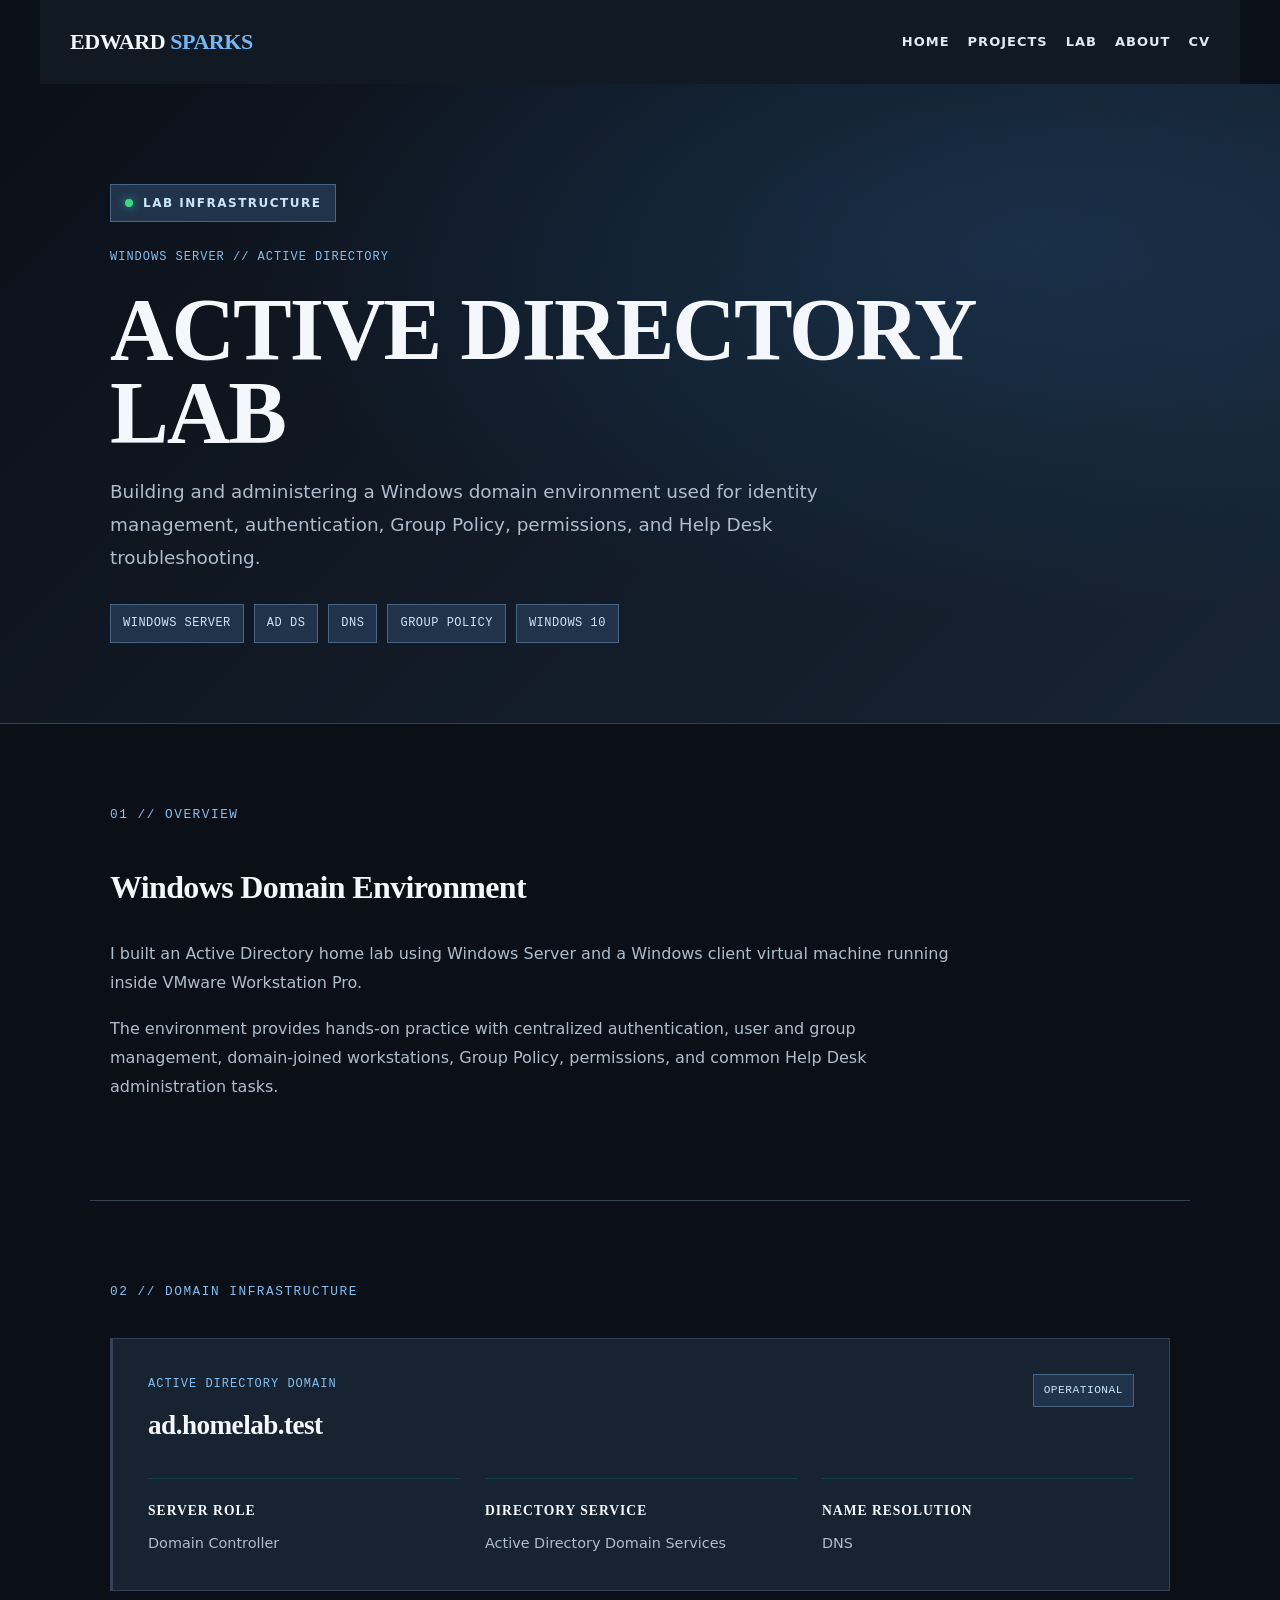
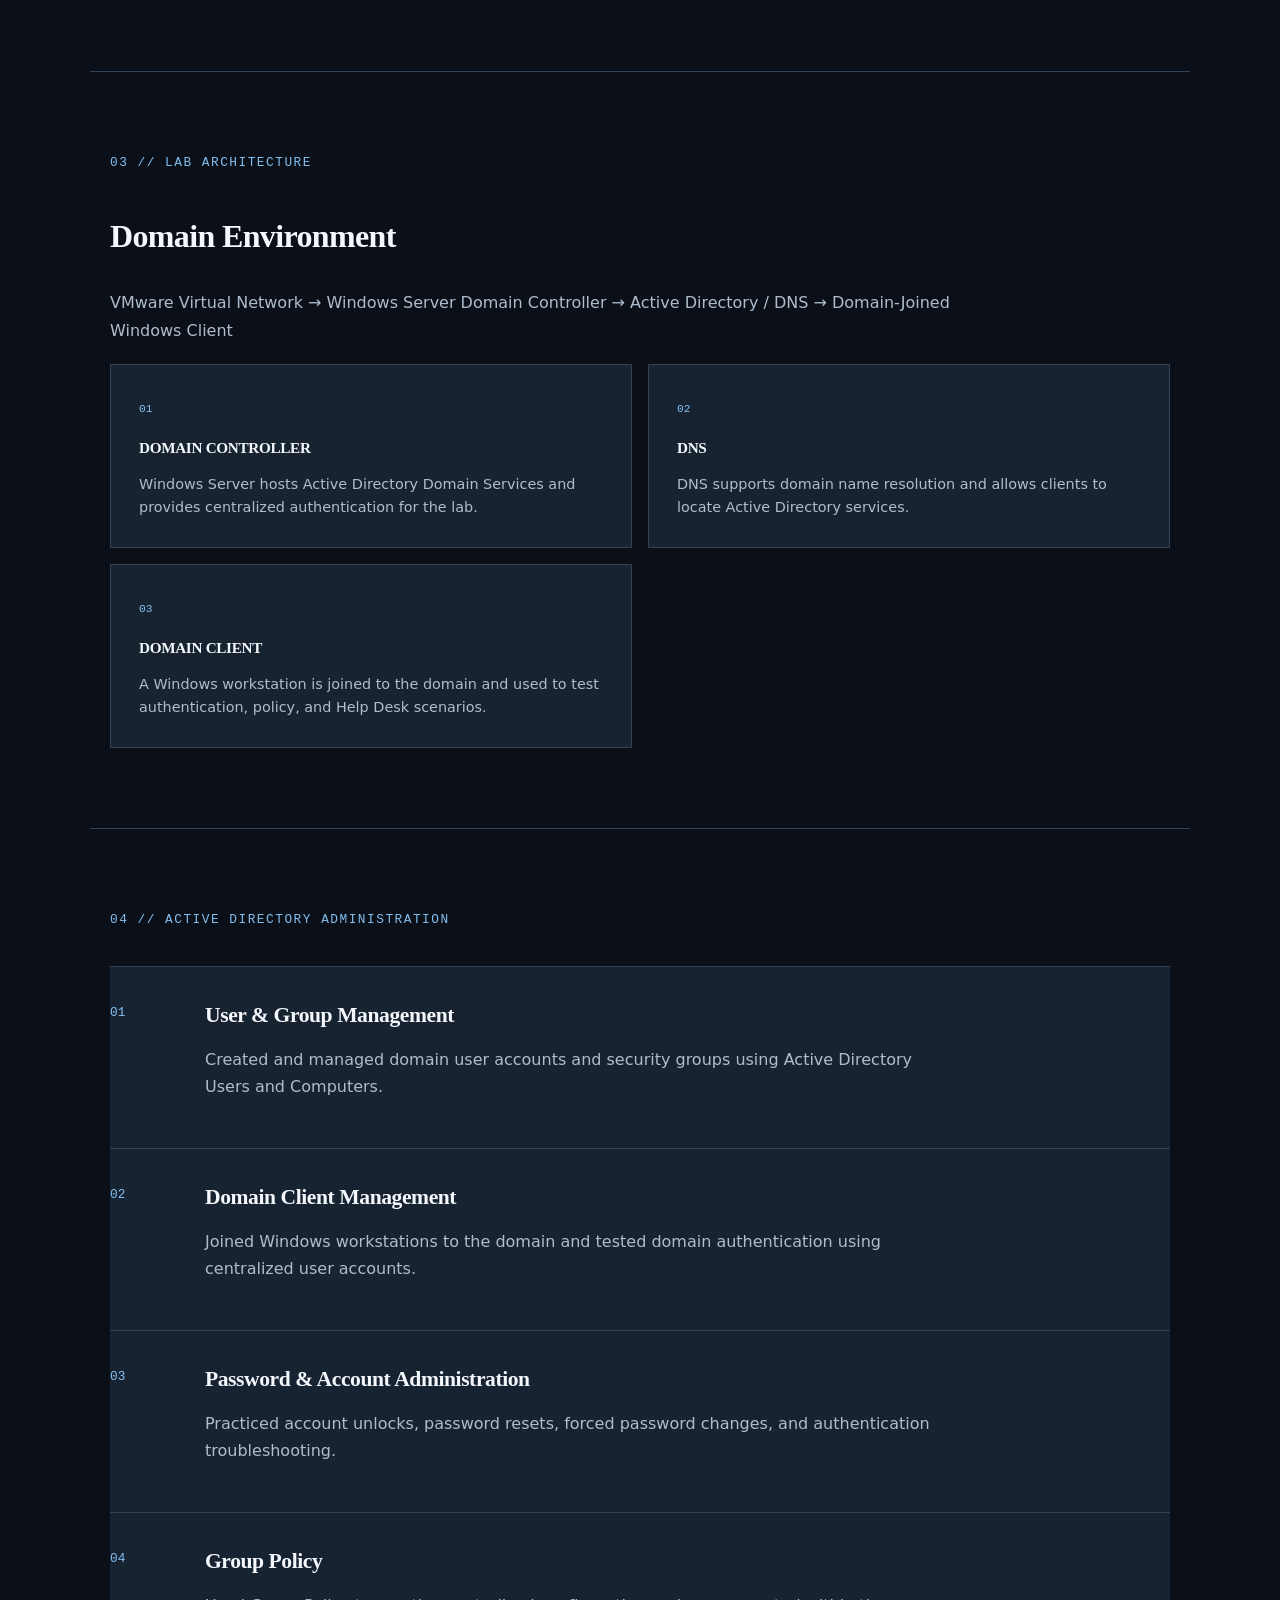
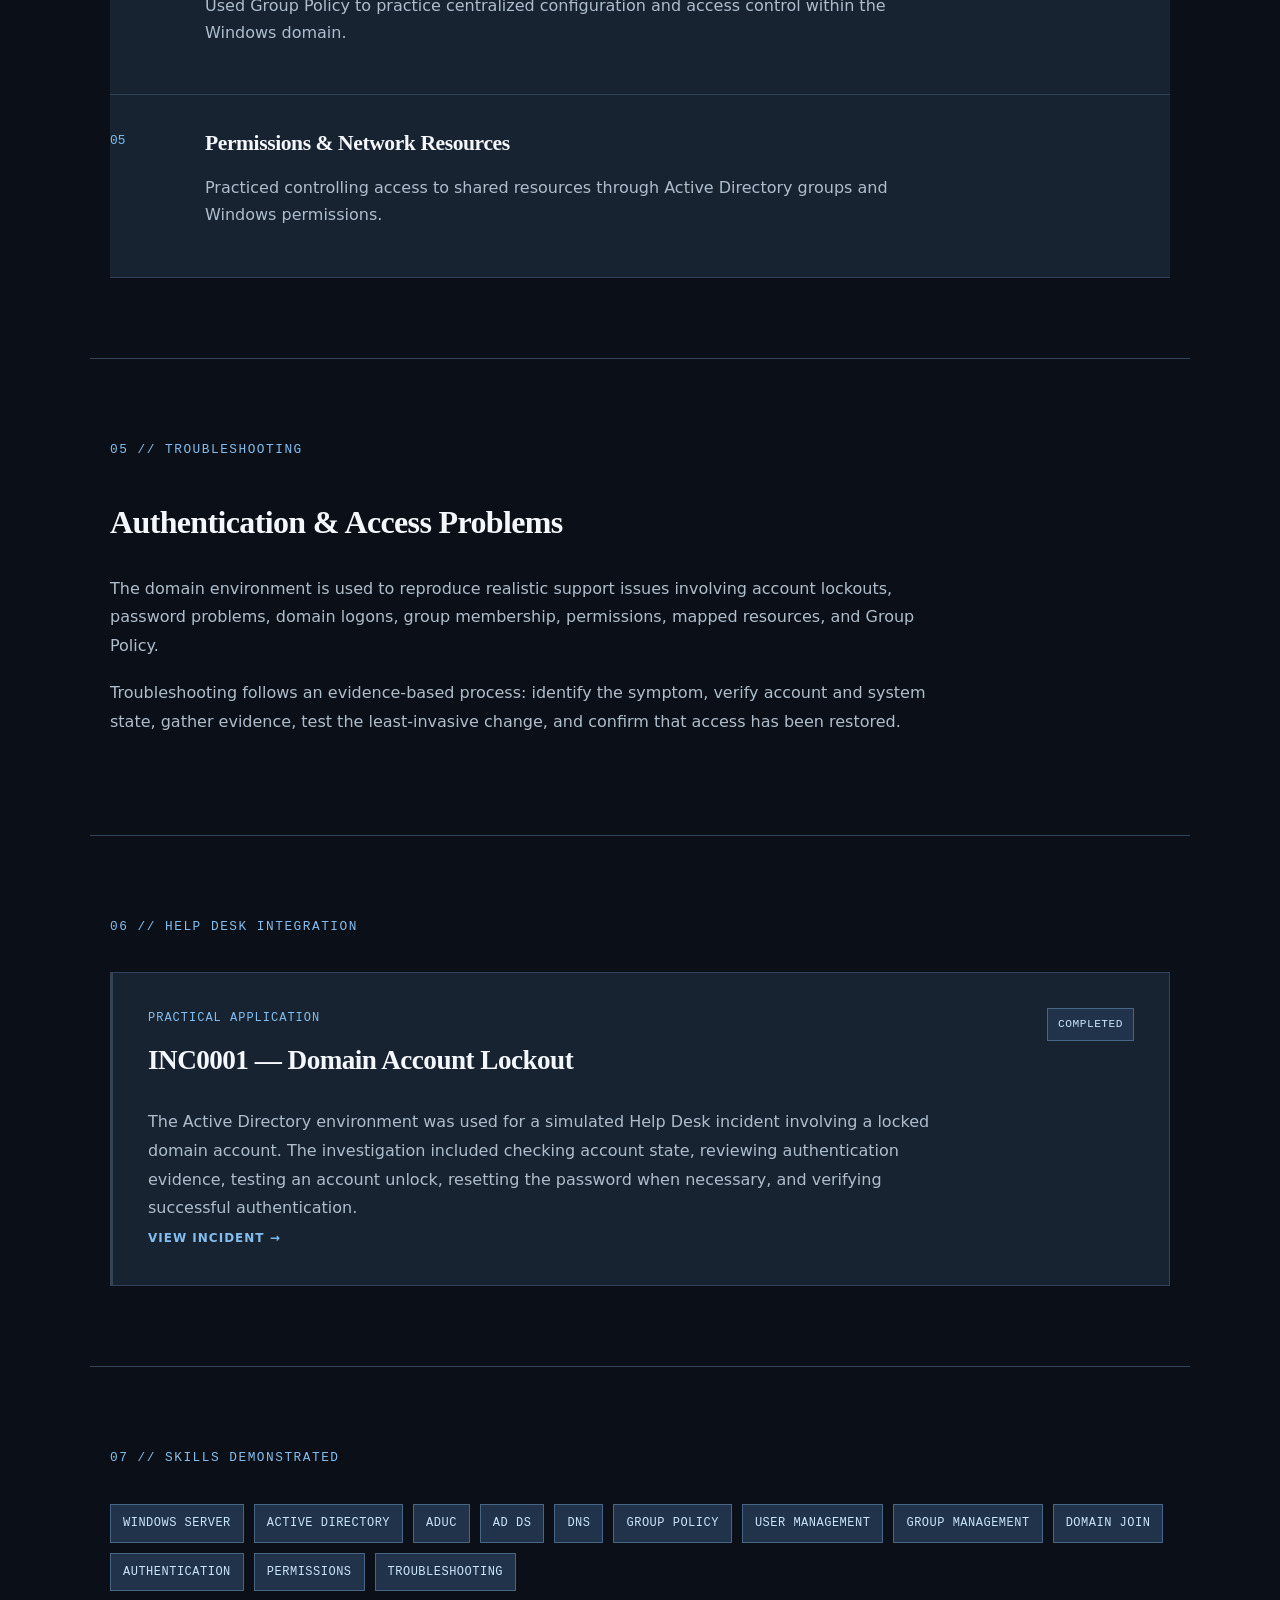
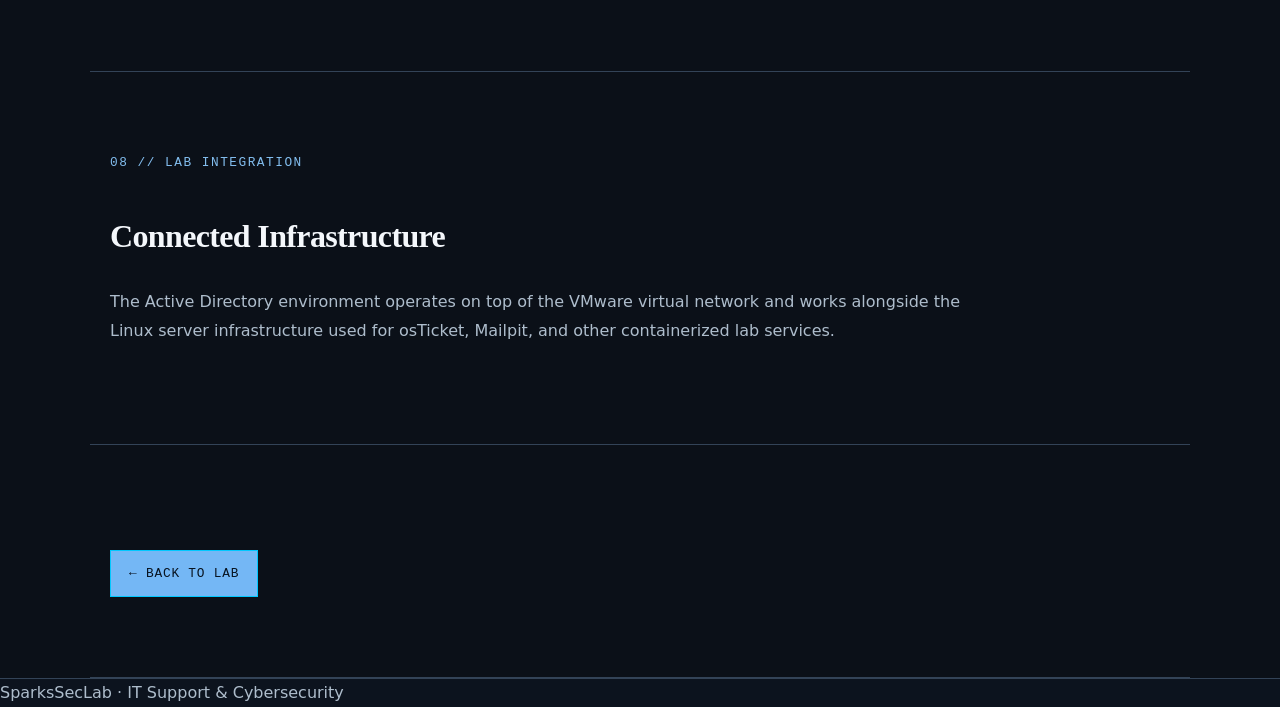
<file: lab/active-directory.html>
<!DOCTYPE html>
<html lang="en">

<head>
    <meta charset="UTF-8">
    <meta name="viewport" content="width=device-width, initial-scale=1.0">

    <title>Active Directory Lab | SparksSecLab</title>

    <link rel="stylesheet" href="../style.css">
<link rel="stylesheet" href="../assets/redesign.css"></head>

<body>

<nav class="navbar">

    <div class="logo">
        EDWARD<span> SPARKS</span>
    </div>

    <div class="nav-links">
        <a href="../">HOME</a>
        <a href="../projects/">PROJECTS</a>
        <a href="./">LAB</a>
        <a href="../#about">ABOUT</a>
        <a href="../cv/">CV</a>
    </div>

</nav>


<!-- HERO -->

<header class="cv-hero">

    <div class="cv-hero-inner">

        <div class="status">
            <span class="status-dot"></span>
            LAB INFRASTRUCTURE
        </div>

        <div class="cv-meta">
            WINDOWS SERVER // ACTIVE DIRECTORY
        </div>

        <h1>ACTIVE DIRECTORY<br>LAB</h1>

        <p class="cv-lead">
            Building and administering a Windows domain environment
            used for identity management, authentication, Group Policy,
            permissions, and Help Desk troubleshooting.
        </p>

        <div class="cv-quick-info">
            <span>WINDOWS SERVER</span>
            <span>AD DS</span>
            <span>DNS</span>
            <span>GROUP POLICY</span>
            <span>WINDOWS 10</span>
        </div>

    </div>

</header>


<main class="cv-main">


    <!-- OVERVIEW -->

    <section class="cv-section">

        <div class="cv-section-label">
            01 // OVERVIEW
        </div>

        <div class="cv-profile">

            <h2>Windows Domain Environment</h2>

            <p>
                I built an Active Directory home lab using Windows
                Server and a Windows client virtual machine running
                inside VMware Workstation Pro.
            </p>

            <p>
                The environment provides hands-on practice with
                centralized authentication, user and group management,
                domain-joined workstations, Group Policy, permissions,
                and common Help Desk administration tasks.
            </p>

        </div>

    </section>


    <!-- DOMAIN -->

    <section class="cv-section">

        <div class="cv-section-label">
            02 // DOMAIN INFRASTRUCTURE
        </div>

        <article class="cv-experience">

            <div class="cv-experience-header">

                <div>
                    <div class="cv-meta">
                        ACTIVE DIRECTORY DOMAIN
                    </div>

                    <h2>ad.homelab.test</h2>
                </div>

                <span class="cv-status">
                    OPERATIONAL
                </span>

            </div>

            <div class="cv-experience-grid">

                <div>
                    <h3>SERVER ROLE</h3>
                    <p>Domain Controller</p>
                </div>

                <div>
                    <h3>DIRECTORY SERVICE</h3>
                    <p>Active Directory Domain Services</p>
                </div>

                <div>
                    <h3>NAME RESOLUTION</h3>
                    <p>DNS</p>
                </div>

            </div>

        </article>

    </section>


    <!-- ARCHITECTURE -->

    <section class="cv-section">

        <div class="cv-section-label">
            03 // LAB ARCHITECTURE
        </div>

        <div class="cv-profile">

            <h2>Domain Environment</h2>

            <p>
                VMware Virtual Network → Windows Server Domain
                Controller → Active Directory / DNS → Domain-Joined
                Windows Client
            </p>

        </div>

        <div class="cv-skill-grid">

            <div class="cv-skill-panel">
                <span class="cv-skill-number">01</span>
                <h3>DOMAIN CONTROLLER</h3>
                <p>
                    Windows Server hosts Active Directory Domain
                    Services and provides centralized authentication
                    for the lab.
                </p>
            </div>

            <div class="cv-skill-panel">
                <span class="cv-skill-number">02</span>
                <h3>DNS</h3>
                <p>
                    DNS supports domain name resolution and allows
                    clients to locate Active Directory services.
                </p>
            </div>

            <div class="cv-skill-panel">
                <span class="cv-skill-number">03</span>
                <h3>DOMAIN CLIENT</h3>
                <p>
                    A Windows workstation is joined to the domain and
                    used to test authentication, policy, and Help Desk
                    scenarios.
                </p>
            </div>

        </div>

    </section>


    <!-- ADMINISTRATION -->

    <section class="cv-section">

        <div class="cv-section-label">
            04 // ACTIVE DIRECTORY ADMINISTRATION
        </div>

        <div class="cv-project-list">

            <article class="cv-project">

                <div class="cv-project-number">01</div>

                <div class="cv-project-content">

                    <h2>User & Group Management</h2>

                    <p>
                        Created and managed domain user accounts and
                        security groups using Active Directory Users
                        and Computers.
                    </p>

                </div>

            </article>


            <article class="cv-project">

                <div class="cv-project-number">02</div>

                <div class="cv-project-content">

                    <h2>Domain Client Management</h2>

                    <p>
                        Joined Windows workstations to the domain and
                        tested domain authentication using centralized
                        user accounts.
                    </p>

                </div>

            </article>


            <article class="cv-project">

                <div class="cv-project-number">03</div>

                <div class="cv-project-content">

                    <h2>Password & Account Administration</h2>

                    <p>
                        Practiced account unlocks, password resets,
                        forced password changes, and authentication
                        troubleshooting.
                    </p>

                </div>

            </article>


            <article class="cv-project">

                <div class="cv-project-number">04</div>

                <div class="cv-project-content">

                    <h2>Group Policy</h2>

                    <p>
                        Used Group Policy to practice centralized
                        configuration and access control within the
                        Windows domain.
                    </p>

                </div>

            </article>


            <article class="cv-project">

                <div class="cv-project-number">05</div>

                <div class="cv-project-content">

                    <h2>Permissions & Network Resources</h2>

                    <p>
                        Practiced controlling access to shared resources
                        through Active Directory groups and Windows
                        permissions.
                    </p>

                </div>

            </article>

        </div>

    </section>


    <!-- TROUBLESHOOTING -->

    <section class="cv-section">

        <div class="cv-section-label">
            05 // TROUBLESHOOTING
        </div>

        <div class="cv-profile">

            <h2>Authentication & Access Problems</h2>

            <p>
                The domain environment is used to reproduce realistic
                support issues involving account lockouts, password
                problems, domain logons, group membership, permissions,
                mapped resources, and Group Policy.
            </p>

            <p>
                Troubleshooting follows an evidence-based process:
                identify the symptom, verify account and system state,
                gather evidence, test the least-invasive change, and
                confirm that access has been restored.
            </p>

        </div>

    </section>


    <!-- HELP DESK INTEGRATION -->

    <section class="cv-section">

        <div class="cv-section-label">
            06 // HELP DESK INTEGRATION
        </div>

        <article class="cv-experience">

            <div class="cv-experience-header">

                <div>
                    <div class="cv-meta">
                        PRACTICAL APPLICATION
                    </div>

                    <h2>INC0001 — Domain Account Lockout</h2>
                </div>

                <span class="cv-status">
                    COMPLETED
                </span>

            </div>

            <p>
                The Active Directory environment was used for a
                simulated Help Desk incident involving a locked domain
                account. The investigation included checking account
                state, reviewing authentication evidence, testing an
                account unlock, resetting the password when necessary,
                and verifying successful authentication.
            </p>

            <a href="../projects/helpdesk/password-lockout.html"
               class="project-link">
                VIEW INCIDENT →
            </a>

        </article>

    </section>


    <!-- SKILLS -->

    <section class="cv-section">

        <div class="cv-section-label">
            07 // SKILLS DEMONSTRATED
        </div>

        <div class="cv-quick-info">
            <span>WINDOWS SERVER</span>
            <span>ACTIVE DIRECTORY</span>
            <span>ADUC</span>
            <span>AD DS</span>
            <span>DNS</span>
            <span>GROUP POLICY</span>
            <span>USER MANAGEMENT</span>
            <span>GROUP MANAGEMENT</span>
            <span>DOMAIN JOIN</span>
            <span>AUTHENTICATION</span>
            <span>PERMISSIONS</span>
            <span>TROUBLESHOOTING</span>
        </div>

    </section>


    <!-- NEXT LAYER -->

    <section class="cv-section">

        <div class="cv-section-label">
            08 // LAB INTEGRATION
        </div>

        <div class="cv-profile">

            <h2>Connected Infrastructure</h2>

            <p>
                The Active Directory environment operates on top of the
                VMware virtual network and works alongside the Linux
                server infrastructure used for osTicket, Mailpit, and
                other containerized lab services.
            </p>

        </div>

    </section>


    <!-- NAVIGATION -->

    <section class="cv-section">

        <a href="./" class="cv-resume-button">
            ← BACK TO LAB
        </a>

    </section>


</main>


<footer>

    <p>
        SparksSecLab · IT Support & Cybersecurity
    </p>

</footer>

</body>

</html>
</file>
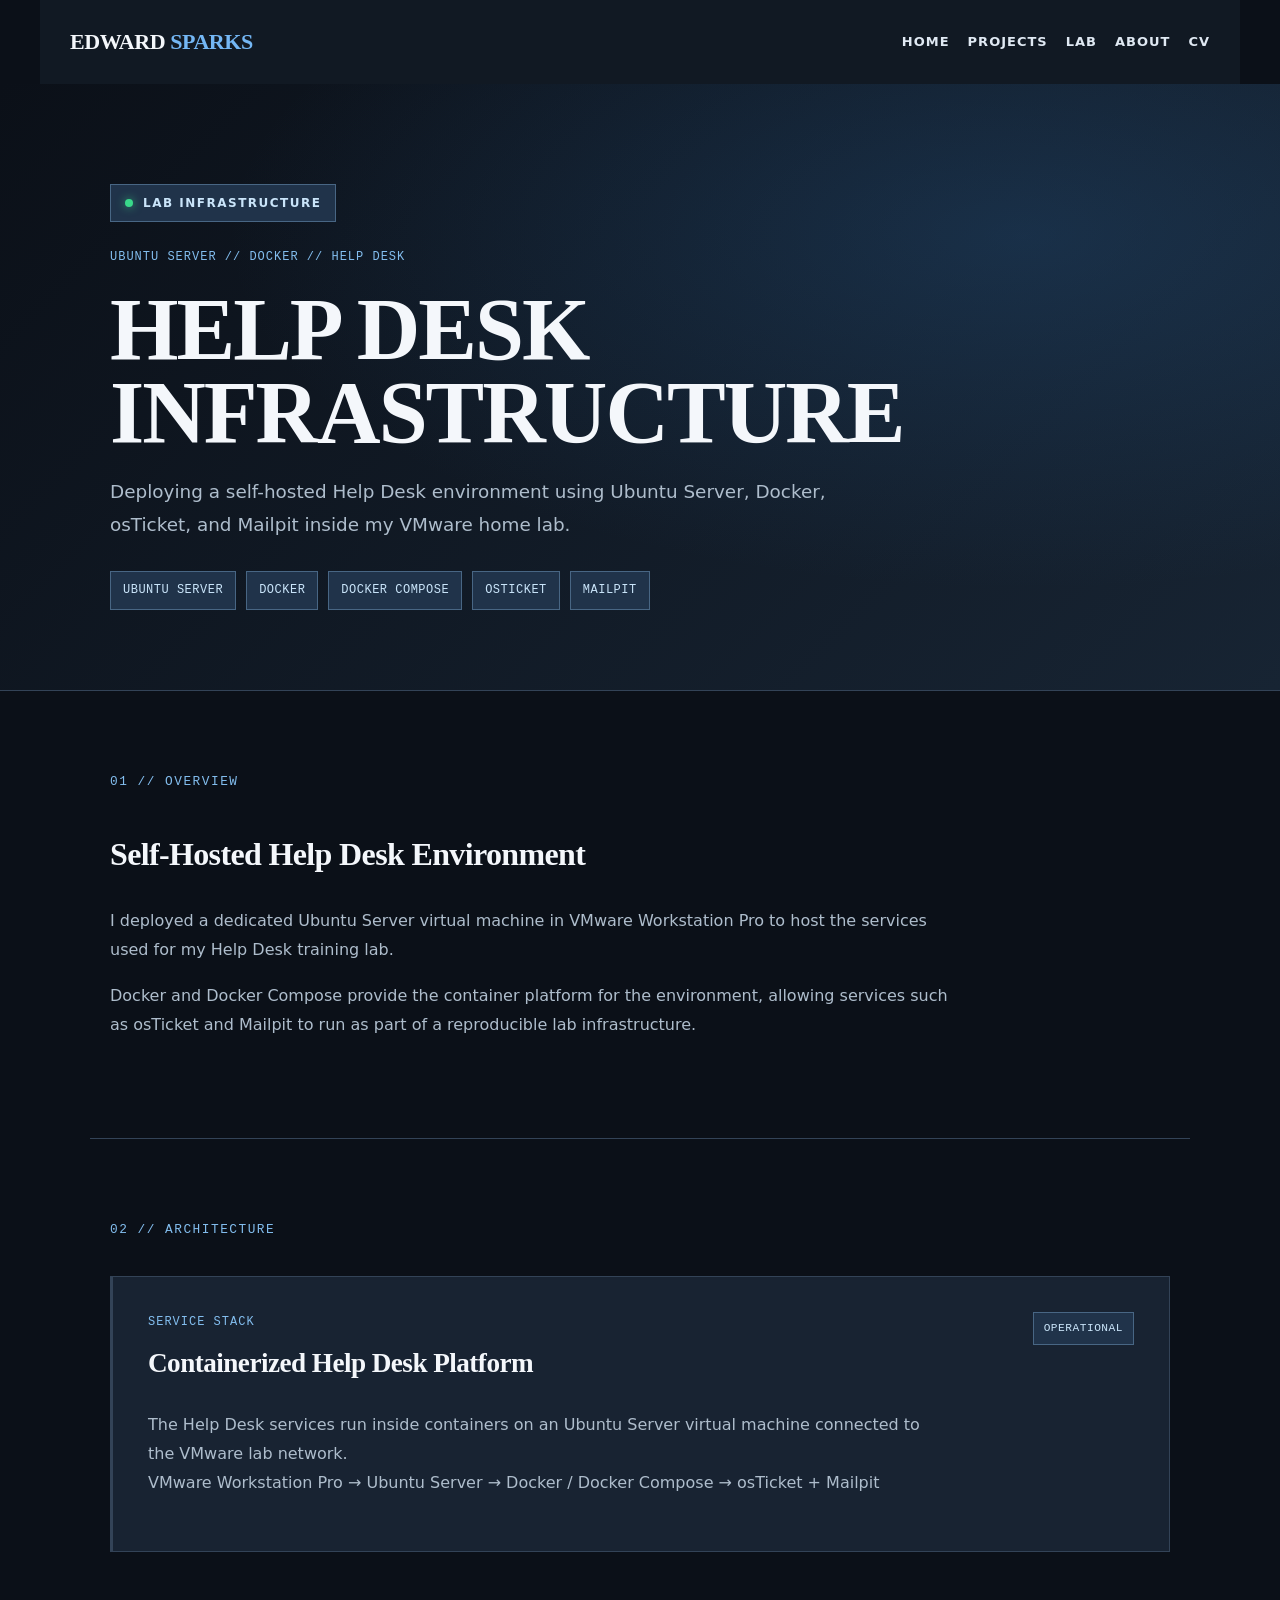
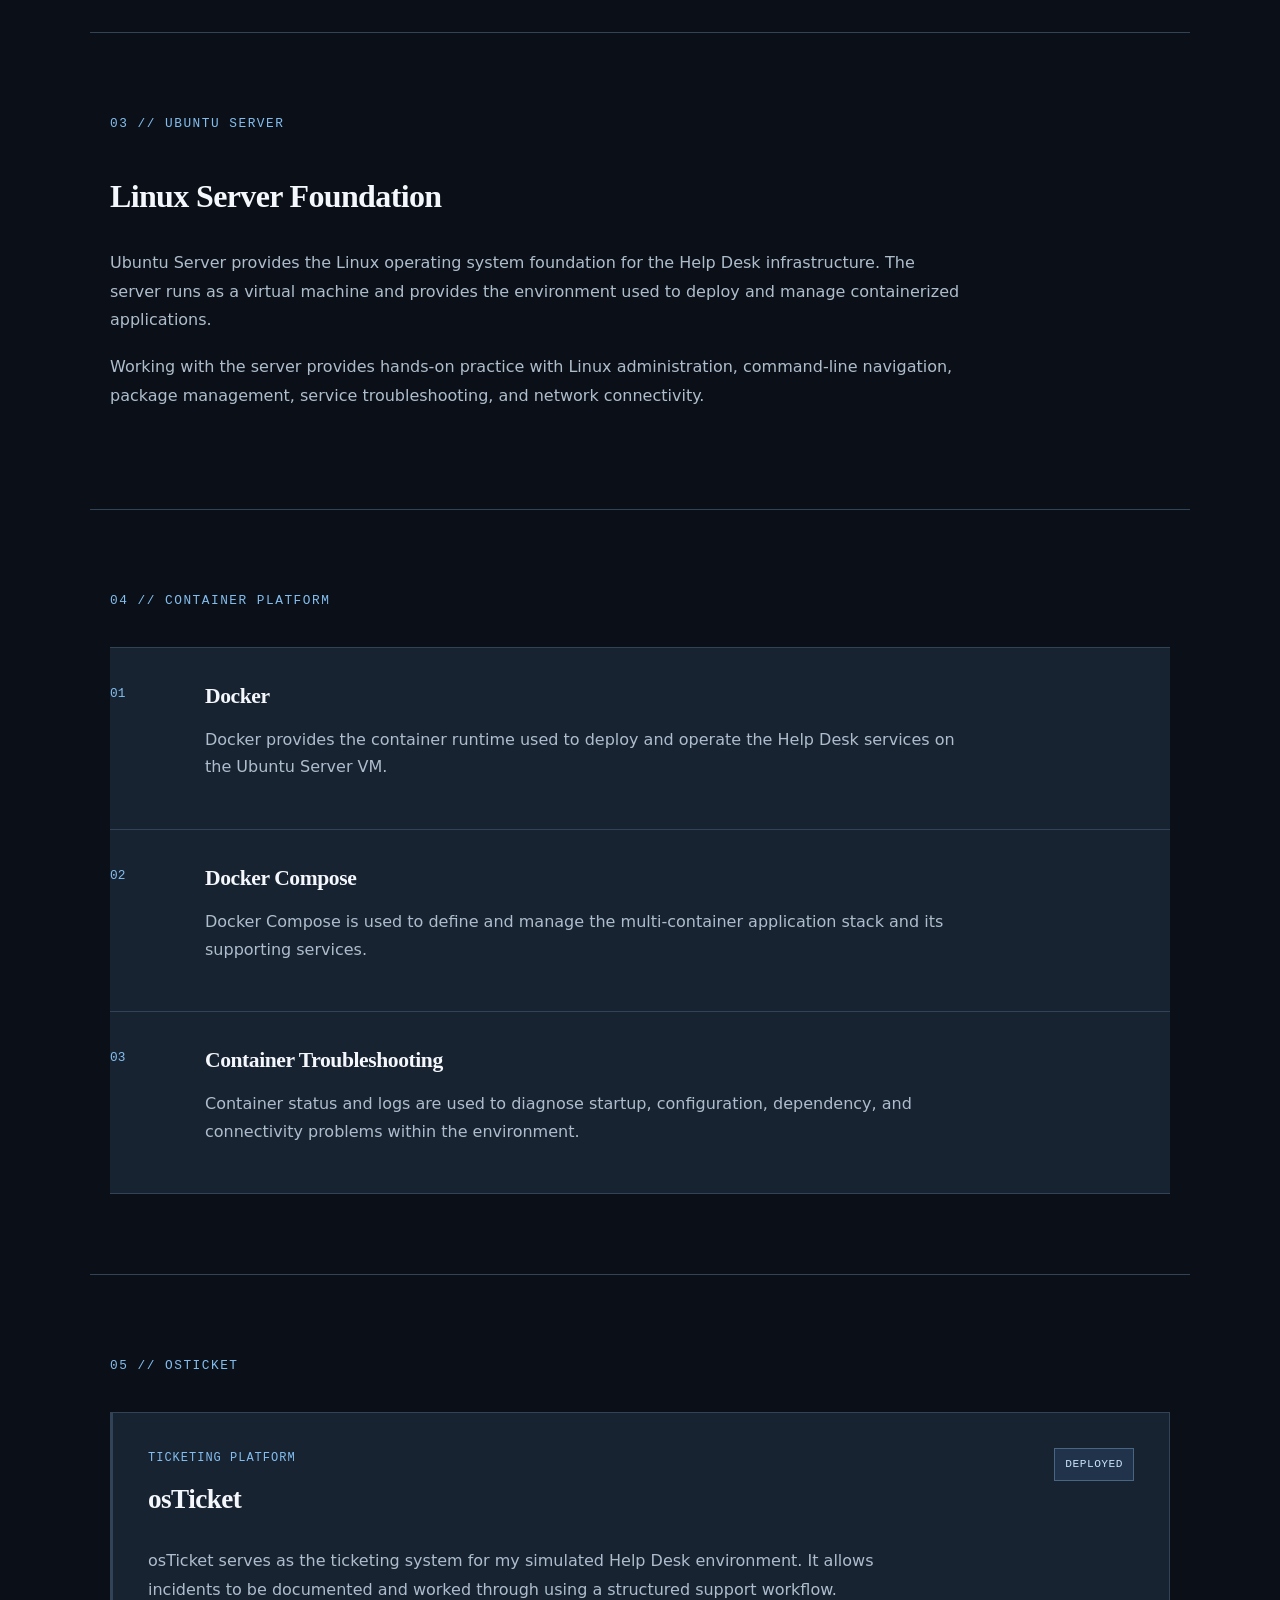
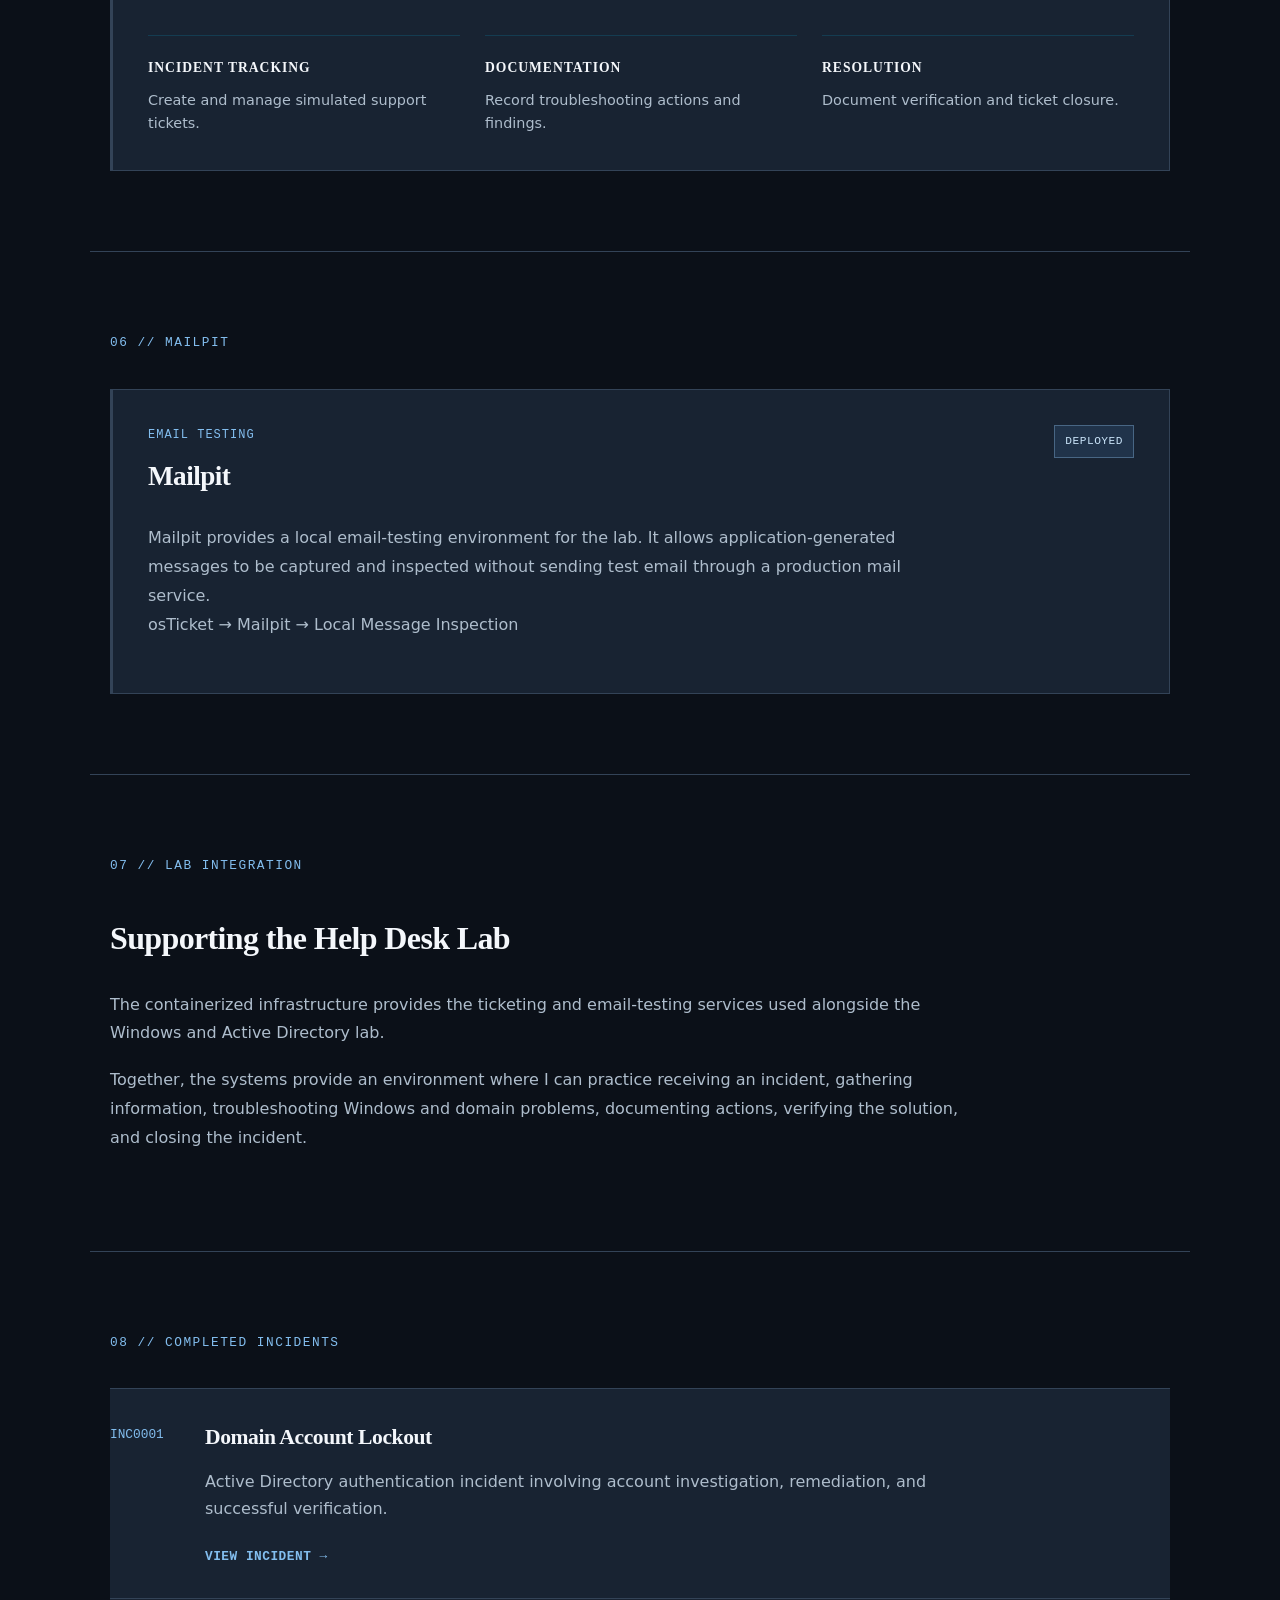
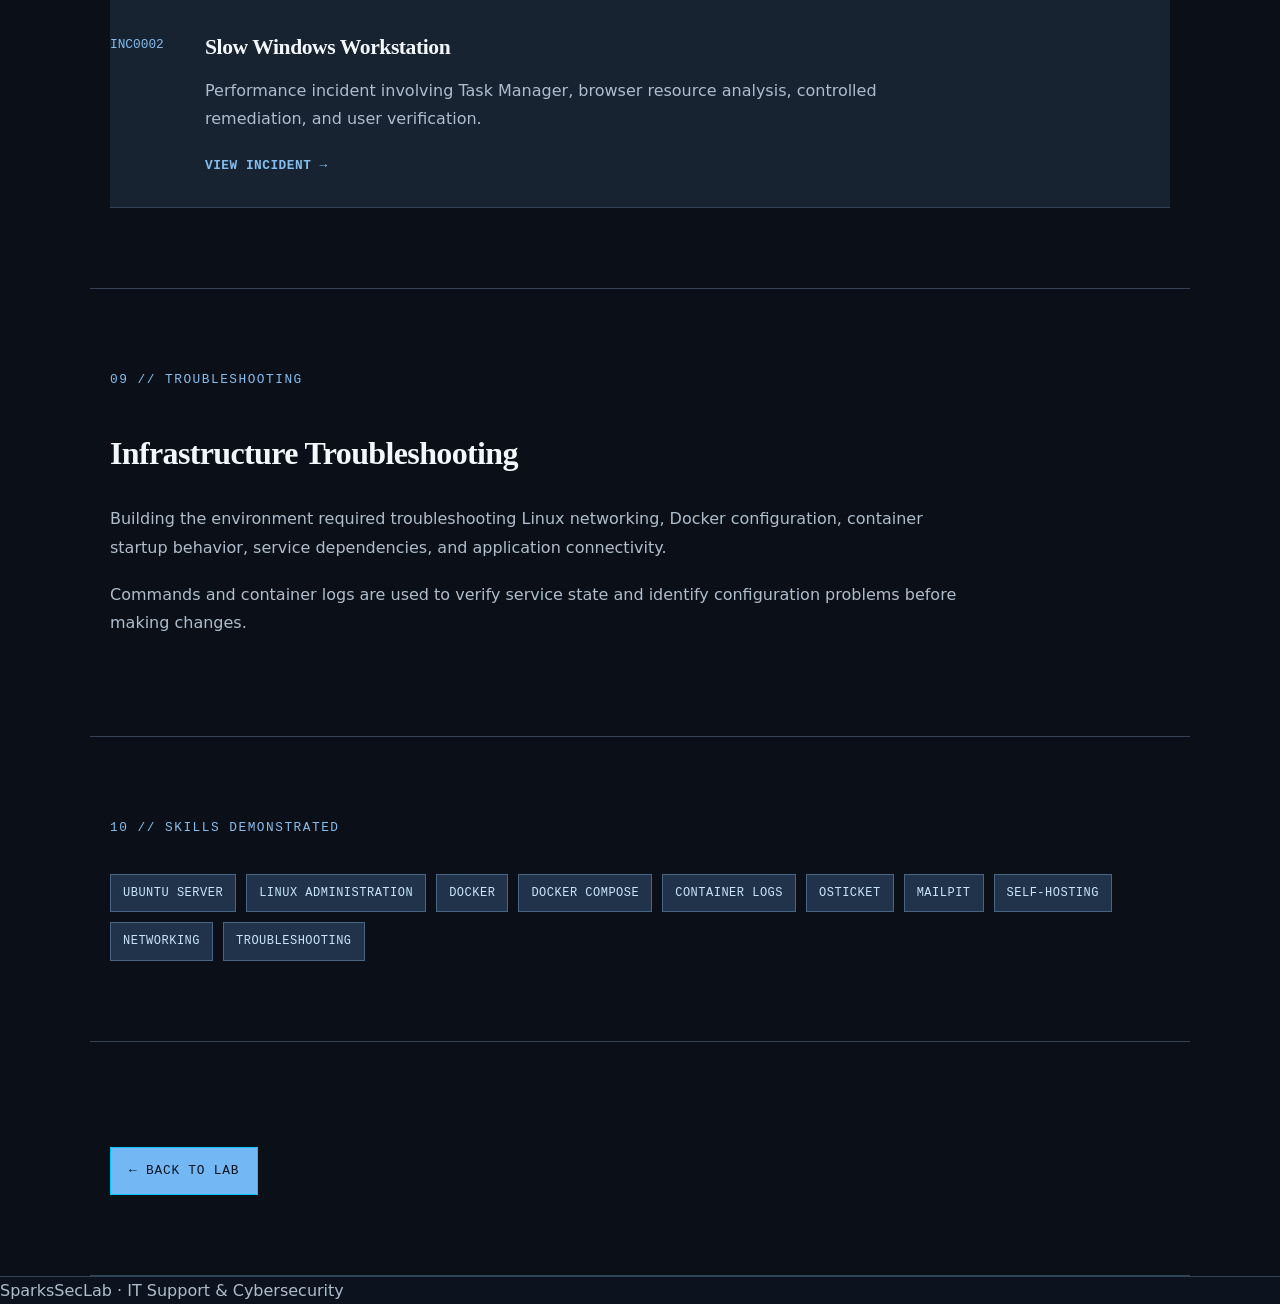
<file: lab/osticket-mailpit.html>
<!DOCTYPE html>
<html lang="en">

<head>
    <meta charset="UTF-8">
    <meta name="viewport" content="width=device-width, initial-scale=1.0">

    <title>Help Desk Infrastructure | SparksSecLab</title>

    <link rel="stylesheet" href="../style.css">
<link rel="stylesheet" href="../assets/redesign.css"></head>

<body>

<nav class="navbar">

    <div class="logo">
        EDWARD<span> SPARKS</span>
    </div>

    <div class="nav-links">
        <a href="../">HOME</a>
        <a href="../projects/">PROJECTS</a>
        <a href="./">LAB</a>
        <a href="../#about">ABOUT</a>
        <a href="../cv/">CV</a>
    </div>

</nav>


<!-- HERO -->

<header class="cv-hero">

    <div class="cv-hero-inner">

        <div class="status">
            <span class="status-dot"></span>
            LAB INFRASTRUCTURE
        </div>

        <div class="cv-meta">
            UBUNTU SERVER // DOCKER // HELP DESK
        </div>

        <h1>HELP DESK<br>INFRASTRUCTURE</h1>

        <p class="cv-lead">
            Deploying a self-hosted Help Desk environment using
            Ubuntu Server, Docker, osTicket, and Mailpit inside
            my VMware home lab.
        </p>

        <div class="cv-quick-info">
            <span>UBUNTU SERVER</span>
            <span>DOCKER</span>
            <span>DOCKER COMPOSE</span>
            <span>OSTICKET</span>
            <span>MAILPIT</span>
        </div>

    </div>

</header>


<main class="cv-main">


    <!-- OVERVIEW -->

    <section class="cv-section">

        <div class="cv-section-label">
            01 // OVERVIEW
        </div>

        <div class="cv-profile">

            <h2>Self-Hosted Help Desk Environment</h2>

            <p>
                I deployed a dedicated Ubuntu Server virtual machine
                in VMware Workstation Pro to host the services used
                for my Help Desk training lab.
            </p>

            <p>
                Docker and Docker Compose provide the container
                platform for the environment, allowing services such
                as osTicket and Mailpit to run as part of a
                reproducible lab infrastructure.
            </p>

        </div>

    </section>


    <!-- ARCHITECTURE -->

    <section class="cv-section">

        <div class="cv-section-label">
            02 // ARCHITECTURE
        </div>

        <article class="cv-experience">

            <div class="cv-experience-header">

                <div>
                    <div class="cv-meta">
                        SERVICE STACK
                    </div>

                    <h2>Containerized Help Desk Platform</h2>
                </div>

                <span class="cv-status">
                    OPERATIONAL
                </span>

            </div>

            <p>
                The Help Desk services run inside containers on an
                Ubuntu Server virtual machine connected to the VMware
                lab network.
            </p>

            <div class="cv-profile">

                <p>
                    VMware Workstation Pro → Ubuntu Server →
                    Docker / Docker Compose → osTicket + Mailpit
                </p>

            </div>

        </article>

    </section>


    <!-- UBUNTU SERVER -->

    <section class="cv-section">

        <div class="cv-section-label">
            03 // UBUNTU SERVER
        </div>

        <div class="cv-profile">

            <h2>Linux Server Foundation</h2>

            <p>
                Ubuntu Server provides the Linux operating system
                foundation for the Help Desk infrastructure. The
                server runs as a virtual machine and provides the
                environment used to deploy and manage containerized
                applications.
            </p>

            <p>
                Working with the server provides hands-on practice
                with Linux administration, command-line navigation,
                package management, service troubleshooting, and
                network connectivity.
            </p>

        </div>

    </section>


    <!-- DOCKER -->

    <section class="cv-section">

        <div class="cv-section-label">
            04 // CONTAINER PLATFORM
        </div>

        <div class="cv-project-list">

            <article class="cv-project">

                <div class="cv-project-number">
                    01
                </div>

                <div class="cv-project-content">

                    <h2>Docker</h2>

                    <p>
                        Docker provides the container runtime used to
                        deploy and operate the Help Desk services on
                        the Ubuntu Server VM.
                    </p>

                </div>

            </article>


            <article class="cv-project">

                <div class="cv-project-number">
                    02
                </div>

                <div class="cv-project-content">

                    <h2>Docker Compose</h2>

                    <p>
                        Docker Compose is used to define and manage the
                        multi-container application stack and its
                        supporting services.
                    </p>

                </div>

            </article>


            <article class="cv-project">

                <div class="cv-project-number">
                    03
                </div>

                <div class="cv-project-content">

                    <h2>Container Troubleshooting</h2>

                    <p>
                        Container status and logs are used to diagnose
                        startup, configuration, dependency, and
                        connectivity problems within the environment.
                    </p>

                </div>

            </article>

        </div>

    </section>


    <!-- OSTICKET -->

    <section class="cv-section">

        <div class="cv-section-label">
            05 // OSTICKET
        </div>

        <article class="cv-experience">

            <div class="cv-experience-header">

                <div>
                    <div class="cv-meta">
                        TICKETING PLATFORM
                    </div>

                    <h2>osTicket</h2>
                </div>

                <span class="cv-status">
                    DEPLOYED
                </span>

            </div>

            <p>
                osTicket serves as the ticketing system for my
                simulated Help Desk environment. It allows incidents
                to be documented and worked through using a structured
                support workflow.
            </p>

            <div class="cv-experience-grid">

                <div>
                    <h3>INCIDENT TRACKING</h3>
                    <p>
                        Create and manage simulated support tickets.
                    </p>
                </div>

                <div>
                    <h3>DOCUMENTATION</h3>
                    <p>
                        Record troubleshooting actions and findings.
                    </p>
                </div>

                <div>
                    <h3>RESOLUTION</h3>
                    <p>
                        Document verification and ticket closure.
                    </p>
                </div>

            </div>

        </article>

    </section>


    <!-- MAILPIT -->

    <section class="cv-section">

        <div class="cv-section-label">
            06 // MAILPIT
        </div>

        <article class="cv-experience">

            <div class="cv-experience-header">

                <div>
                    <div class="cv-meta">
                        EMAIL TESTING
                    </div>

                    <h2>Mailpit</h2>
                </div>

                <span class="cv-status">
                    DEPLOYED
                </span>

            </div>

            <p>
                Mailpit provides a local email-testing environment for
                the lab. It allows application-generated messages to
                be captured and inspected without sending test email
                through a production mail service.
            </p>

            <div class="cv-profile">

                <p>
                    osTicket → Mailpit → Local Message Inspection
                </p>

            </div>

        </article>

    </section>


    <!-- INTEGRATION -->

    <section class="cv-section">

        <div class="cv-section-label">
            07 // LAB INTEGRATION
        </div>

        <div class="cv-profile">

            <h2>Supporting the Help Desk Lab</h2>

            <p>
                The containerized infrastructure provides the ticketing
                and email-testing services used alongside the Windows
                and Active Directory lab.
            </p>

            <p>
                Together, the systems provide an environment where I
                can practice receiving an incident, gathering
                information, troubleshooting Windows and domain
                problems, documenting actions, verifying the solution,
                and closing the incident.
            </p>

        </div>

    </section>


    <!-- COMPLETED INCIDENTS -->

    <section class="cv-section">

        <div class="cv-section-label">
            08 // COMPLETED INCIDENTS
        </div>

        <div class="cv-project-list">

            <article class="cv-project">

                <div class="cv-project-number">
                    INC0001
                </div>

                <div class="cv-project-content">

                    <h2>Domain Account Lockout</h2>

                    <p>
                        Active Directory authentication incident
                        involving account investigation, remediation,
                        and successful verification.
                    </p>

                    <a href="../projects/helpdesk/password-lockout.html"
                       class="project-link">
                        VIEW INCIDENT →
                    </a>

                </div>

            </article>


            <article class="cv-project">

                <div class="cv-project-number">
                    INC0002
                </div>

                <div class="cv-project-content">

                    <h2>Slow Windows Workstation</h2>

                    <p>
                        Performance incident involving Task Manager,
                        browser resource analysis, controlled
                        remediation, and user verification.
                    </p>

                    <a href="../projects/helpdesk/slow-pc.html"
                       class="project-link">
                        VIEW INCIDENT →
                    </a>

                </div>

            </article>

        </div>

    </section>


    <!-- TROUBLESHOOTING -->

    <section class="cv-section">

        <div class="cv-section-label">
            09 // TROUBLESHOOTING
        </div>

        <div class="cv-profile">

            <h2>Infrastructure Troubleshooting</h2>

            <p>
                Building the environment required troubleshooting
                Linux networking, Docker configuration, container
                startup behavior, service dependencies, and
                application connectivity.
            </p>

            <p>
                Commands and container logs are used to verify service
                state and identify configuration problems before
                making changes.
            </p>

        </div>

    </section>


    <!-- SKILLS -->

    <section class="cv-section">

        <div class="cv-section-label">
            10 // SKILLS DEMONSTRATED
        </div>

        <div class="cv-quick-info">
            <span>UBUNTU SERVER</span>
            <span>LINUX ADMINISTRATION</span>
            <span>DOCKER</span>
            <span>DOCKER COMPOSE</span>
            <span>CONTAINER LOGS</span>
            <span>OSTICKET</span>
            <span>MAILPIT</span>
            <span>SELF-HOSTING</span>
            <span>NETWORKING</span>
            <span>TROUBLESHOOTING</span>
        </div>

    </section>


    <!-- NAVIGATION -->

    <section class="cv-section">

        <a href="./" class="cv-resume-button">
            ← BACK TO LAB
        </a>

    </section>


</main>


<footer>

    <p>
        SparksSecLab · IT Support & Cybersecurity
    </p>

</footer>

</body>

</html>
</file>
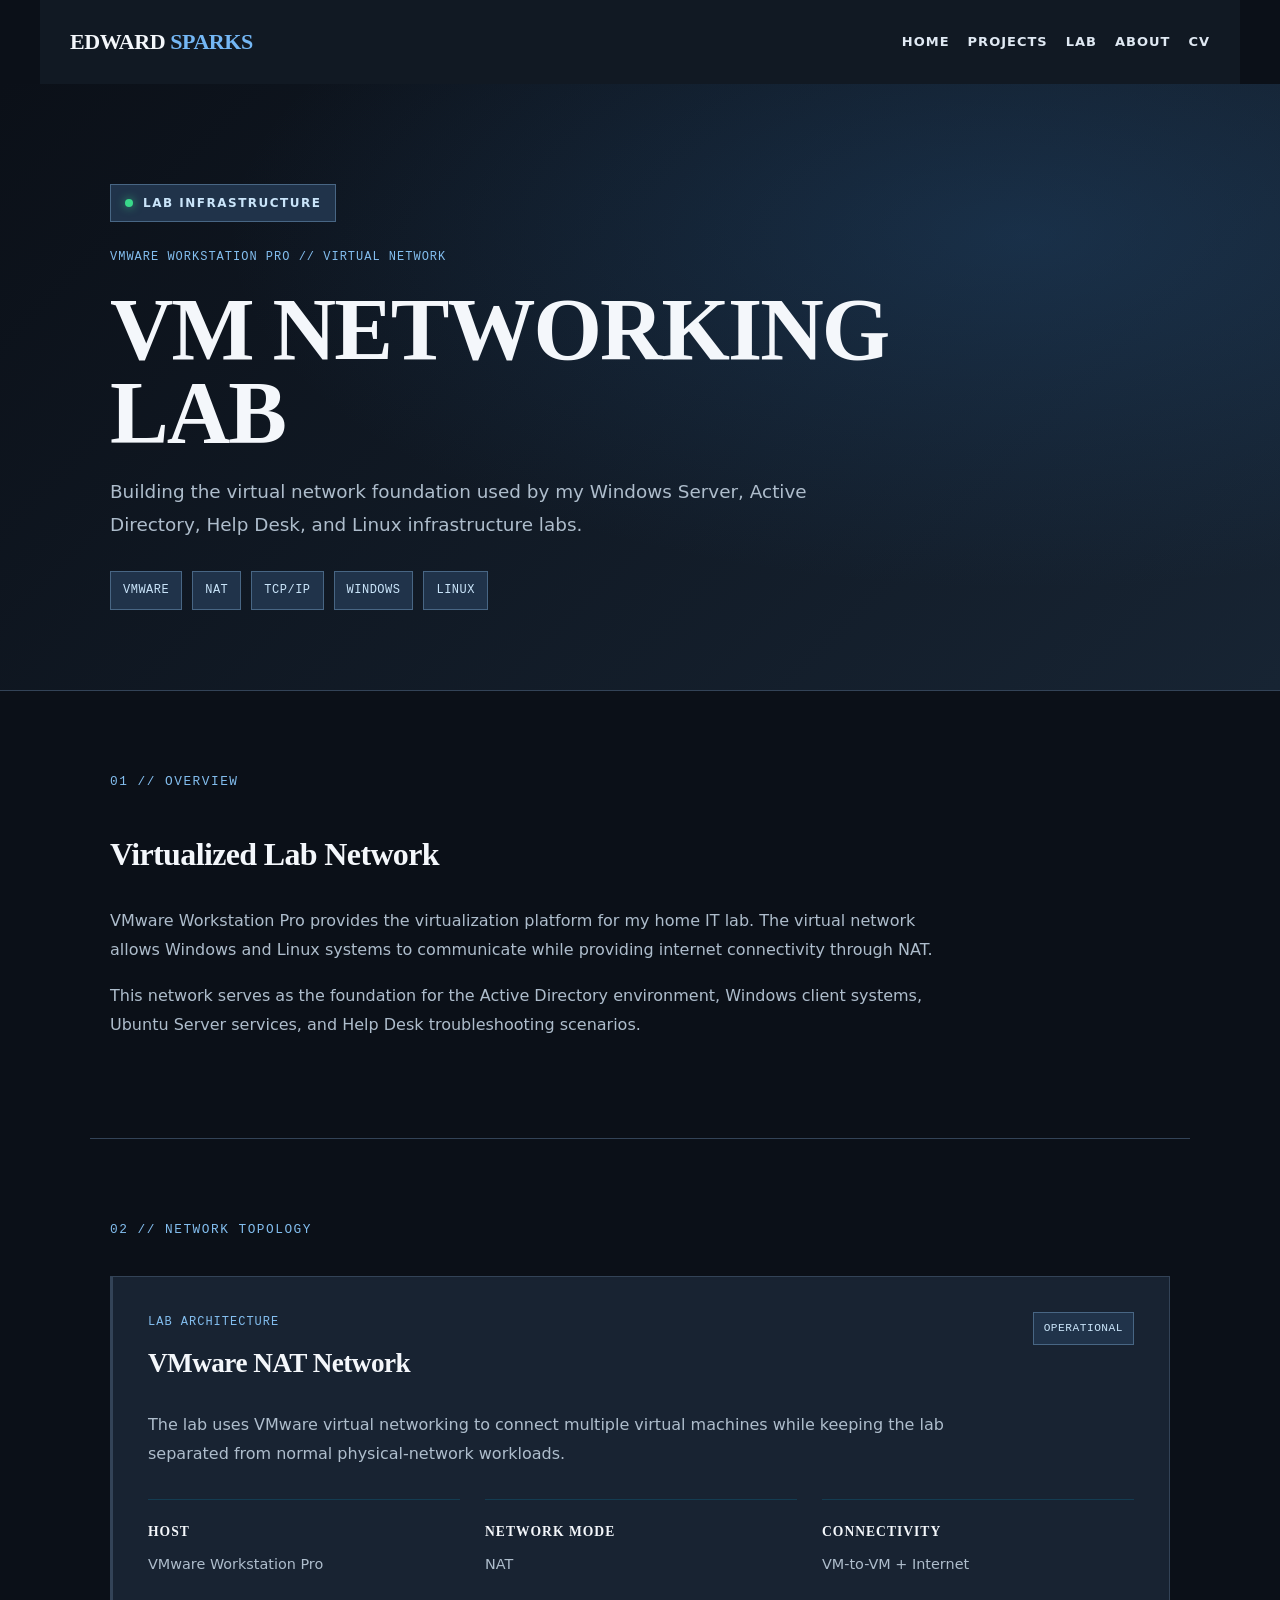
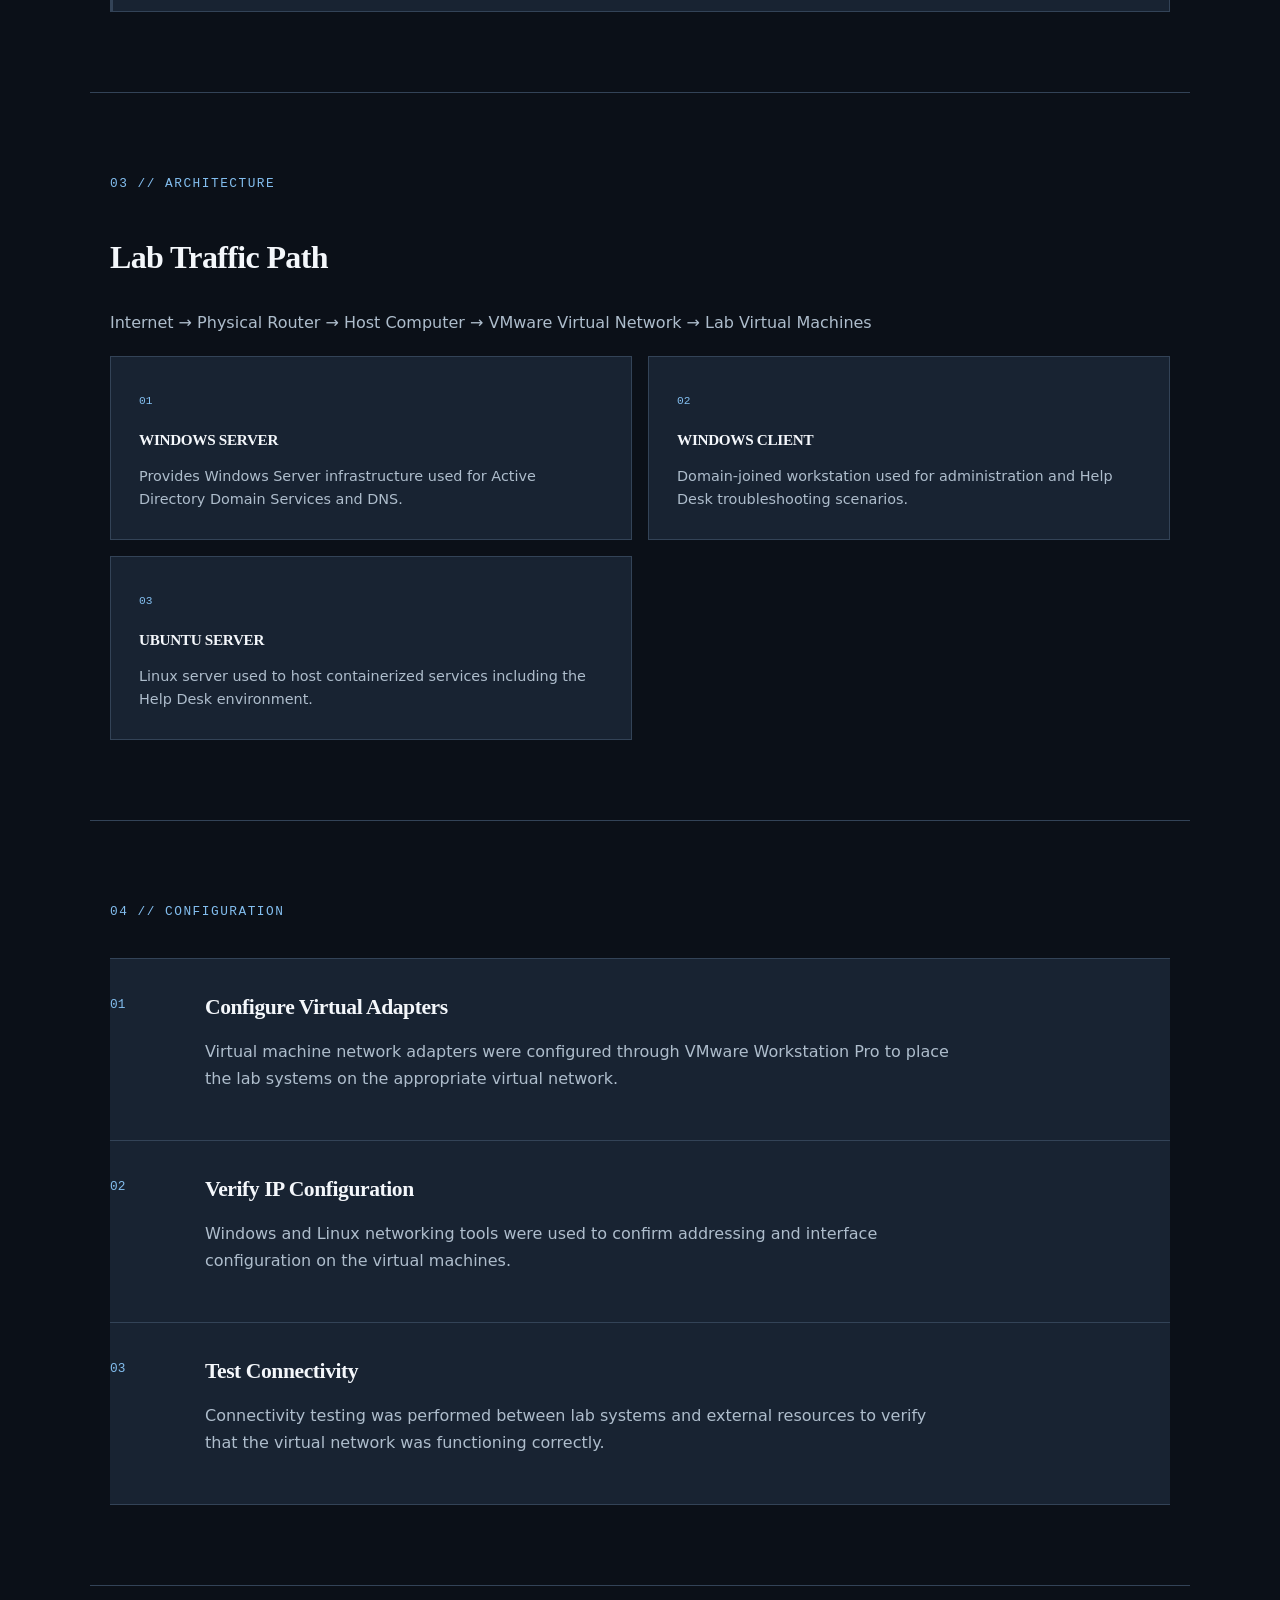
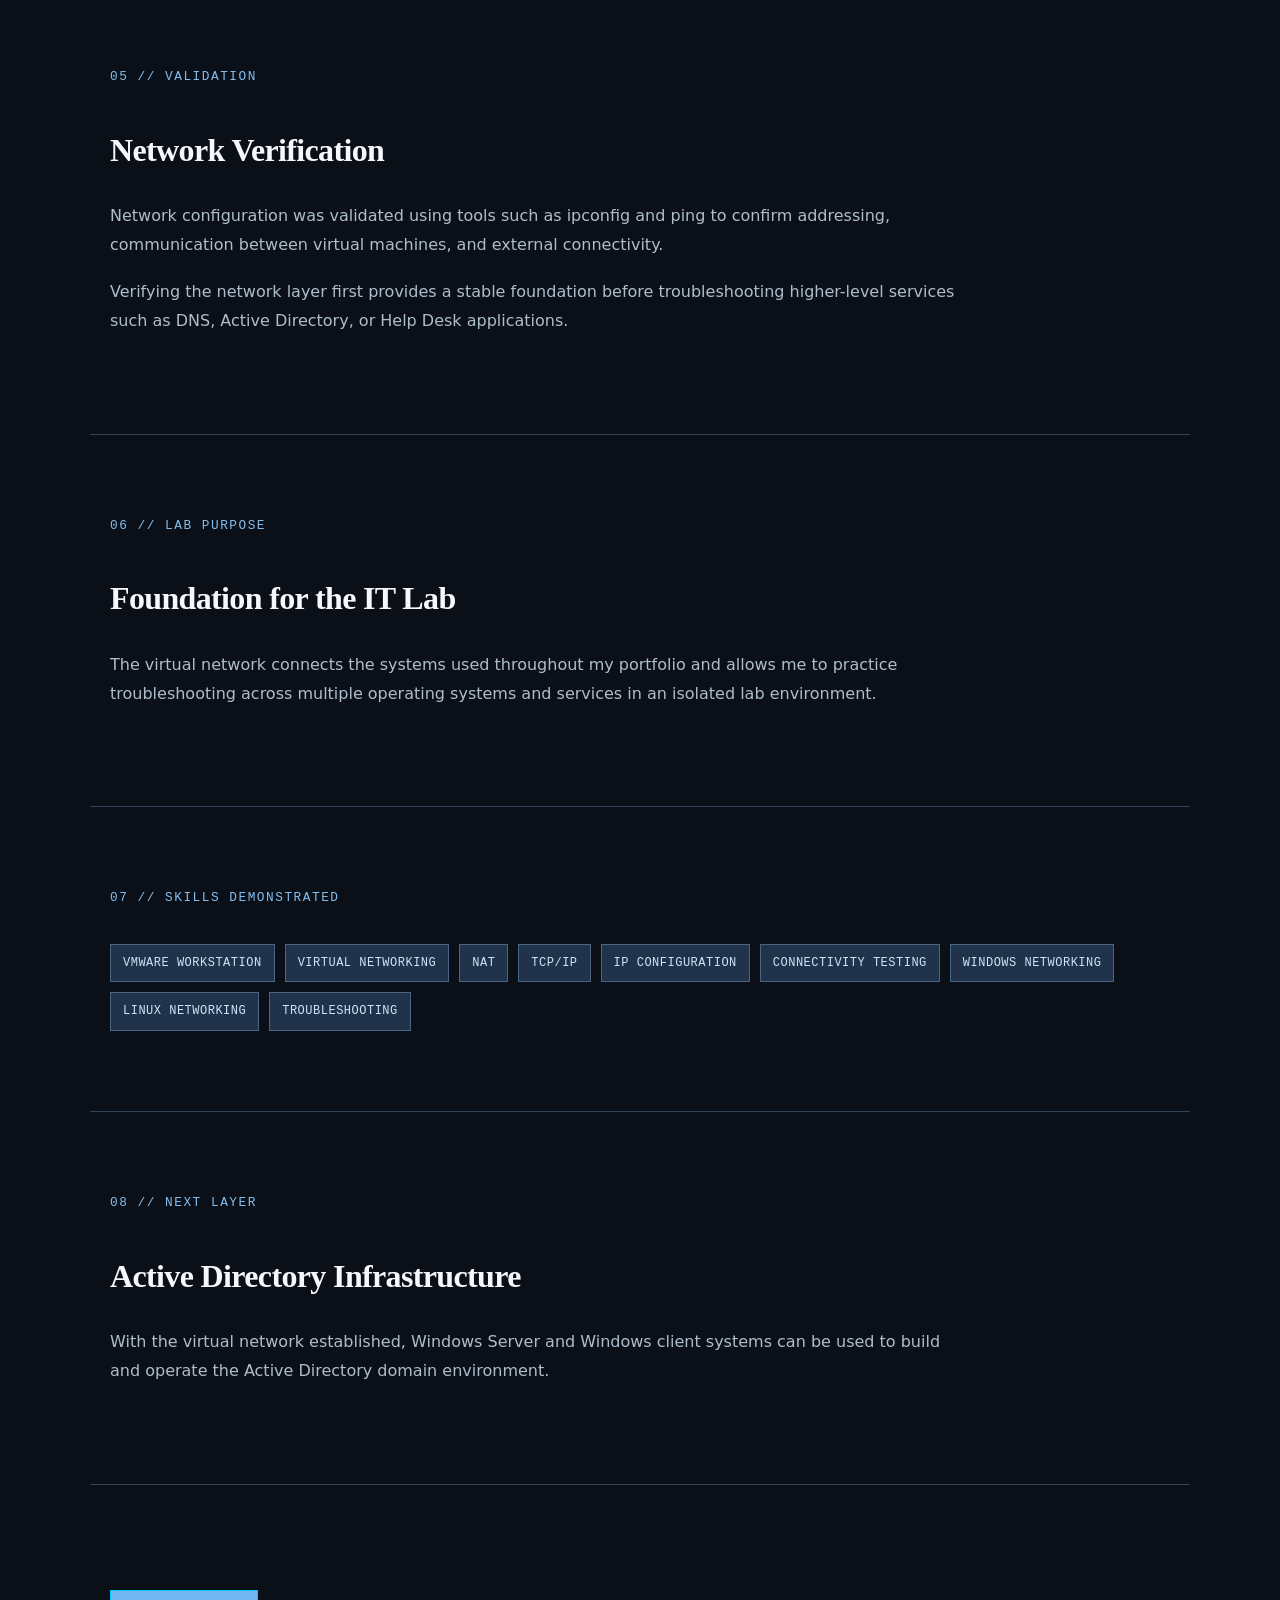
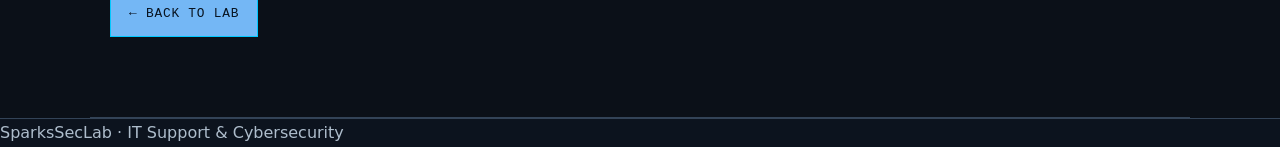
<file: lab/vm-networking.html>
<!DOCTYPE html>
<html lang="en">

<head>
    <meta charset="UTF-8">
    <meta name="viewport" content="width=device-width, initial-scale=1.0">

    <title>VM Networking Lab | SparksSecLab</title>

    <link rel="stylesheet" href="../style.css">
<link rel="stylesheet" href="../assets/redesign.css"></head>

<body>

<nav class="navbar">

    <div class="logo">
        EDWARD<span> SPARKS</span>
    </div>

    <div class="nav-links">
        <a href="../">HOME</a>
        <a href="../projects/">PROJECTS</a>
        <a href="./">LAB</a>
        <a href="../#about">ABOUT</a>
        <a href="../cv/">CV</a>
    </div>

</nav>


<!-- HERO -->

<header class="cv-hero">

    <div class="cv-hero-inner">

        <div class="status">
            <span class="status-dot"></span>
            LAB INFRASTRUCTURE
        </div>

        <div class="cv-meta">
            VMWARE WORKSTATION PRO // VIRTUAL NETWORK
        </div>

        <h1>VM NETWORKING<br>LAB</h1>

        <p class="cv-lead">
            Building the virtual network foundation used by my
            Windows Server, Active Directory, Help Desk, and Linux
            infrastructure labs.
        </p>

        <div class="cv-quick-info">
            <span>VMWARE</span>
            <span>NAT</span>
            <span>TCP/IP</span>
            <span>WINDOWS</span>
            <span>LINUX</span>
        </div>

    </div>

</header>


<main class="cv-main">


    <!-- OVERVIEW -->

    <section class="cv-section">

        <div class="cv-section-label">
            01 // OVERVIEW
        </div>

        <div class="cv-profile">

            <h2>Virtualized Lab Network</h2>

            <p>
                VMware Workstation Pro provides the virtualization
                platform for my home IT lab. The virtual network allows
                Windows and Linux systems to communicate while providing
                internet connectivity through NAT.
            </p>

            <p>
                This network serves as the foundation for the Active
                Directory environment, Windows client systems, Ubuntu
                Server services, and Help Desk troubleshooting scenarios.
            </p>

        </div>

    </section>


    <!-- TOPOLOGY -->

    <section class="cv-section">

        <div class="cv-section-label">
            02 // NETWORK TOPOLOGY
        </div>

        <article class="cv-experience">

            <div class="cv-experience-header">

                <div>
                    <div class="cv-meta">
                        LAB ARCHITECTURE
                    </div>

                    <h2>VMware NAT Network</h2>
                </div>

                <span class="cv-status">
                    OPERATIONAL
                </span>

            </div>

            <p>
                The lab uses VMware virtual networking to connect
                multiple virtual machines while keeping the lab
                separated from normal physical-network workloads.
            </p>

            <div class="cv-experience-grid">

                <div>
                    <h3>HOST</h3>
                    <p>VMware Workstation Pro</p>
                </div>

                <div>
                    <h3>NETWORK MODE</h3>
                    <p>NAT</p>
                </div>

                <div>
                    <h3>CONNECTIVITY</h3>
                    <p>VM-to-VM + Internet</p>
                </div>

            </div>

        </article>

    </section>


    <!-- ARCHITECTURE -->

    <section class="cv-section">

        <div class="cv-section-label">
            03 // ARCHITECTURE
        </div>

        <div class="cv-profile">

            <h2>Lab Traffic Path</h2>

            <p>
                Internet → Physical Router → Host Computer →
                VMware Virtual Network → Lab Virtual Machines
            </p>

        </div>

        <div class="cv-skill-grid">

            <div class="cv-skill-panel">
                <span class="cv-skill-number">01</span>
                <h3>WINDOWS SERVER</h3>
                <p>
                    Provides Windows Server infrastructure used for
                    Active Directory Domain Services and DNS.
                </p>
            </div>

            <div class="cv-skill-panel">
                <span class="cv-skill-number">02</span>
                <h3>WINDOWS CLIENT</h3>
                <p>
                    Domain-joined workstation used for administration
                    and Help Desk troubleshooting scenarios.
                </p>
            </div>

            <div class="cv-skill-panel">
                <span class="cv-skill-number">03</span>
                <h3>UBUNTU SERVER</h3>
                <p>
                    Linux server used to host containerized services
                    including the Help Desk environment.
                </p>
            </div>

        </div>

    </section>


    <!-- CONFIGURATION -->

    <section class="cv-section">

        <div class="cv-section-label">
            04 // CONFIGURATION
        </div>

        <div class="cv-project-list">

            <article class="cv-project">

                <div class="cv-project-number">01</div>

                <div class="cv-project-content">

                    <h2>Configure Virtual Adapters</h2>

                    <p>
                        Virtual machine network adapters were configured
                        through VMware Workstation Pro to place the lab
                        systems on the appropriate virtual network.
                    </p>

                </div>

            </article>


            <article class="cv-project">

                <div class="cv-project-number">02</div>

                <div class="cv-project-content">

                    <h2>Verify IP Configuration</h2>

                    <p>
                        Windows and Linux networking tools were used to
                        confirm addressing and interface configuration
                        on the virtual machines.
                    </p>

                </div>

            </article>


            <article class="cv-project">

                <div class="cv-project-number">03</div>

                <div class="cv-project-content">

                    <h2>Test Connectivity</h2>

                    <p>
                        Connectivity testing was performed between lab
                        systems and external resources to verify that
                        the virtual network was functioning correctly.
                    </p>

                </div>

            </article>

        </div>

    </section>


    <!-- VALIDATION -->

    <section class="cv-section">

        <div class="cv-section-label">
            05 // VALIDATION
        </div>

        <div class="cv-profile">

            <h2>Network Verification</h2>

            <p>
                Network configuration was validated using tools such as
                ipconfig and ping to confirm addressing, communication
                between virtual machines, and external connectivity.
            </p>

            <p>
                Verifying the network layer first provides a stable
                foundation before troubleshooting higher-level services
                such as DNS, Active Directory, or Help Desk applications.
            </p>

        </div>

    </section>


    <!-- PURPOSE -->

    <section class="cv-section">

        <div class="cv-section-label">
            06 // LAB PURPOSE
        </div>

        <div class="cv-profile">

            <h2>Foundation for the IT Lab</h2>

            <p>
                The virtual network connects the systems used throughout
                my portfolio and allows me to practice troubleshooting
                across multiple operating systems and services in an
                isolated lab environment.
            </p>

        </div>

    </section>


    <!-- SKILLS -->

    <section class="cv-section">

        <div class="cv-section-label">
            07 // SKILLS DEMONSTRATED
        </div>

        <div class="cv-quick-info">
            <span>VMWARE WORKSTATION</span>
            <span>VIRTUAL NETWORKING</span>
            <span>NAT</span>
            <span>TCP/IP</span>
            <span>IP CONFIGURATION</span>
            <span>CONNECTIVITY TESTING</span>
            <span>WINDOWS NETWORKING</span>
            <span>LINUX NETWORKING</span>
            <span>TROUBLESHOOTING</span>
        </div>

    </section>


    <!-- NEXT LAYER -->

    <section class="cv-section">

        <div class="cv-section-label">
            08 // NEXT LAYER
        </div>

        <div class="cv-profile">

            <h2>Active Directory Infrastructure</h2>

            <p>
                With the virtual network established, Windows Server
                and Windows client systems can be used to build and
                operate the Active Directory domain environment.
            </p>

        </div>

    </section>


    <!-- NAVIGATION -->

    <section class="cv-section">

        <a href="./" class="cv-resume-button">
            ← BACK TO LAB
        </a>

    </section>


</main>


<footer>

    <p>
        SparksSecLab · IT Support & Cybersecurity
    </p>

</footer>

</body>

</html>
</file>
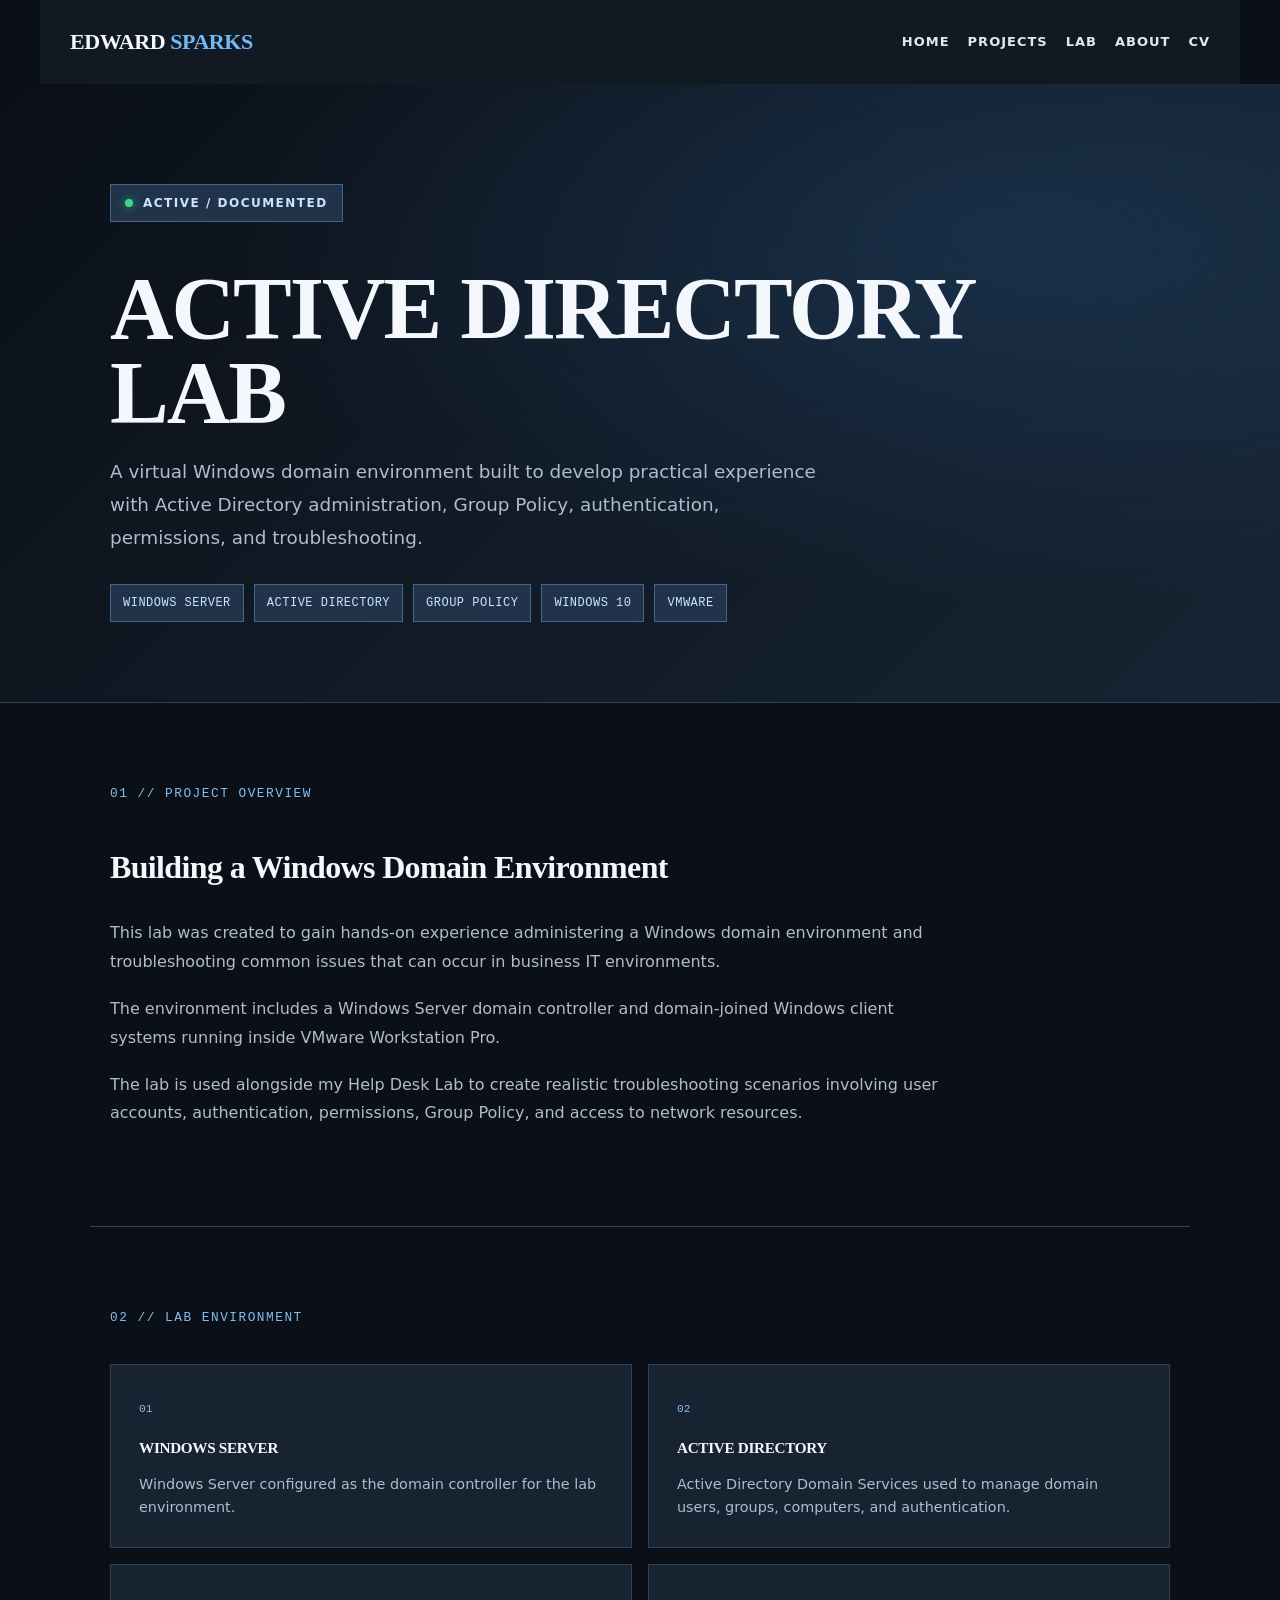
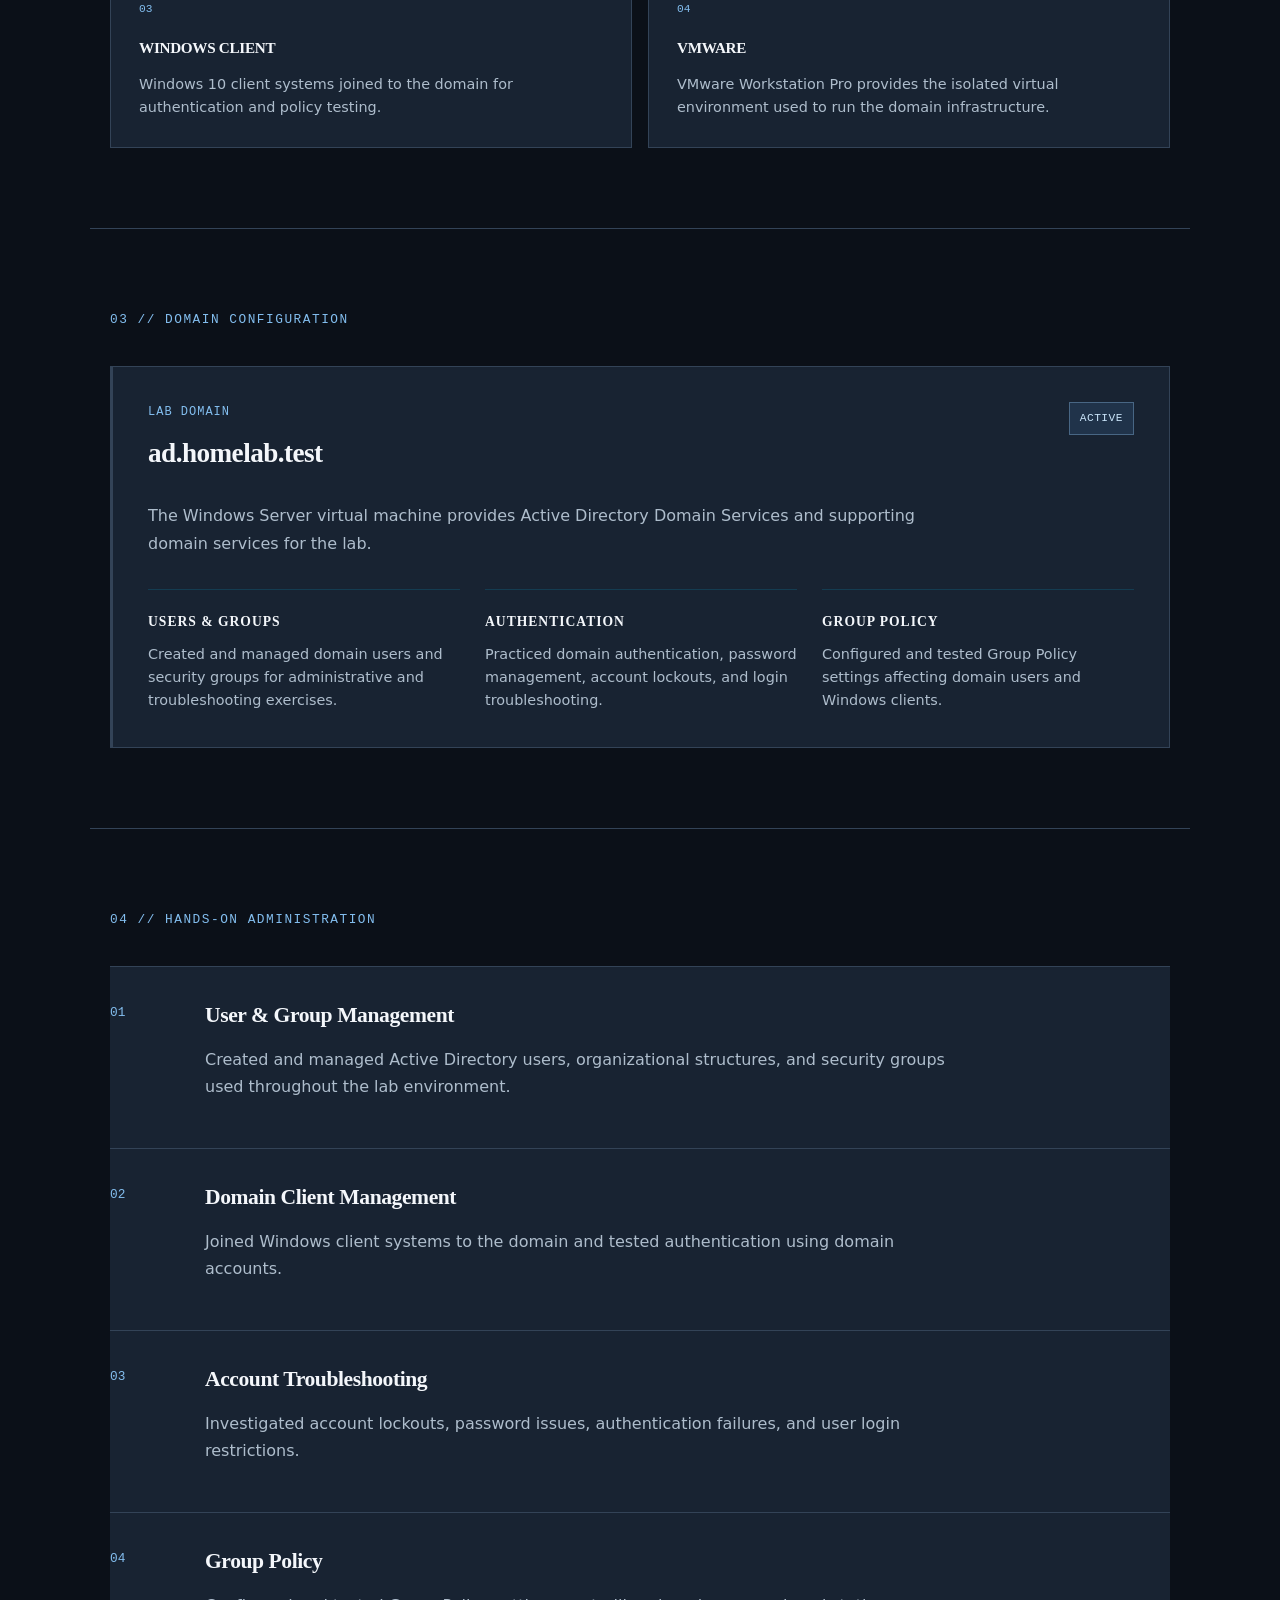
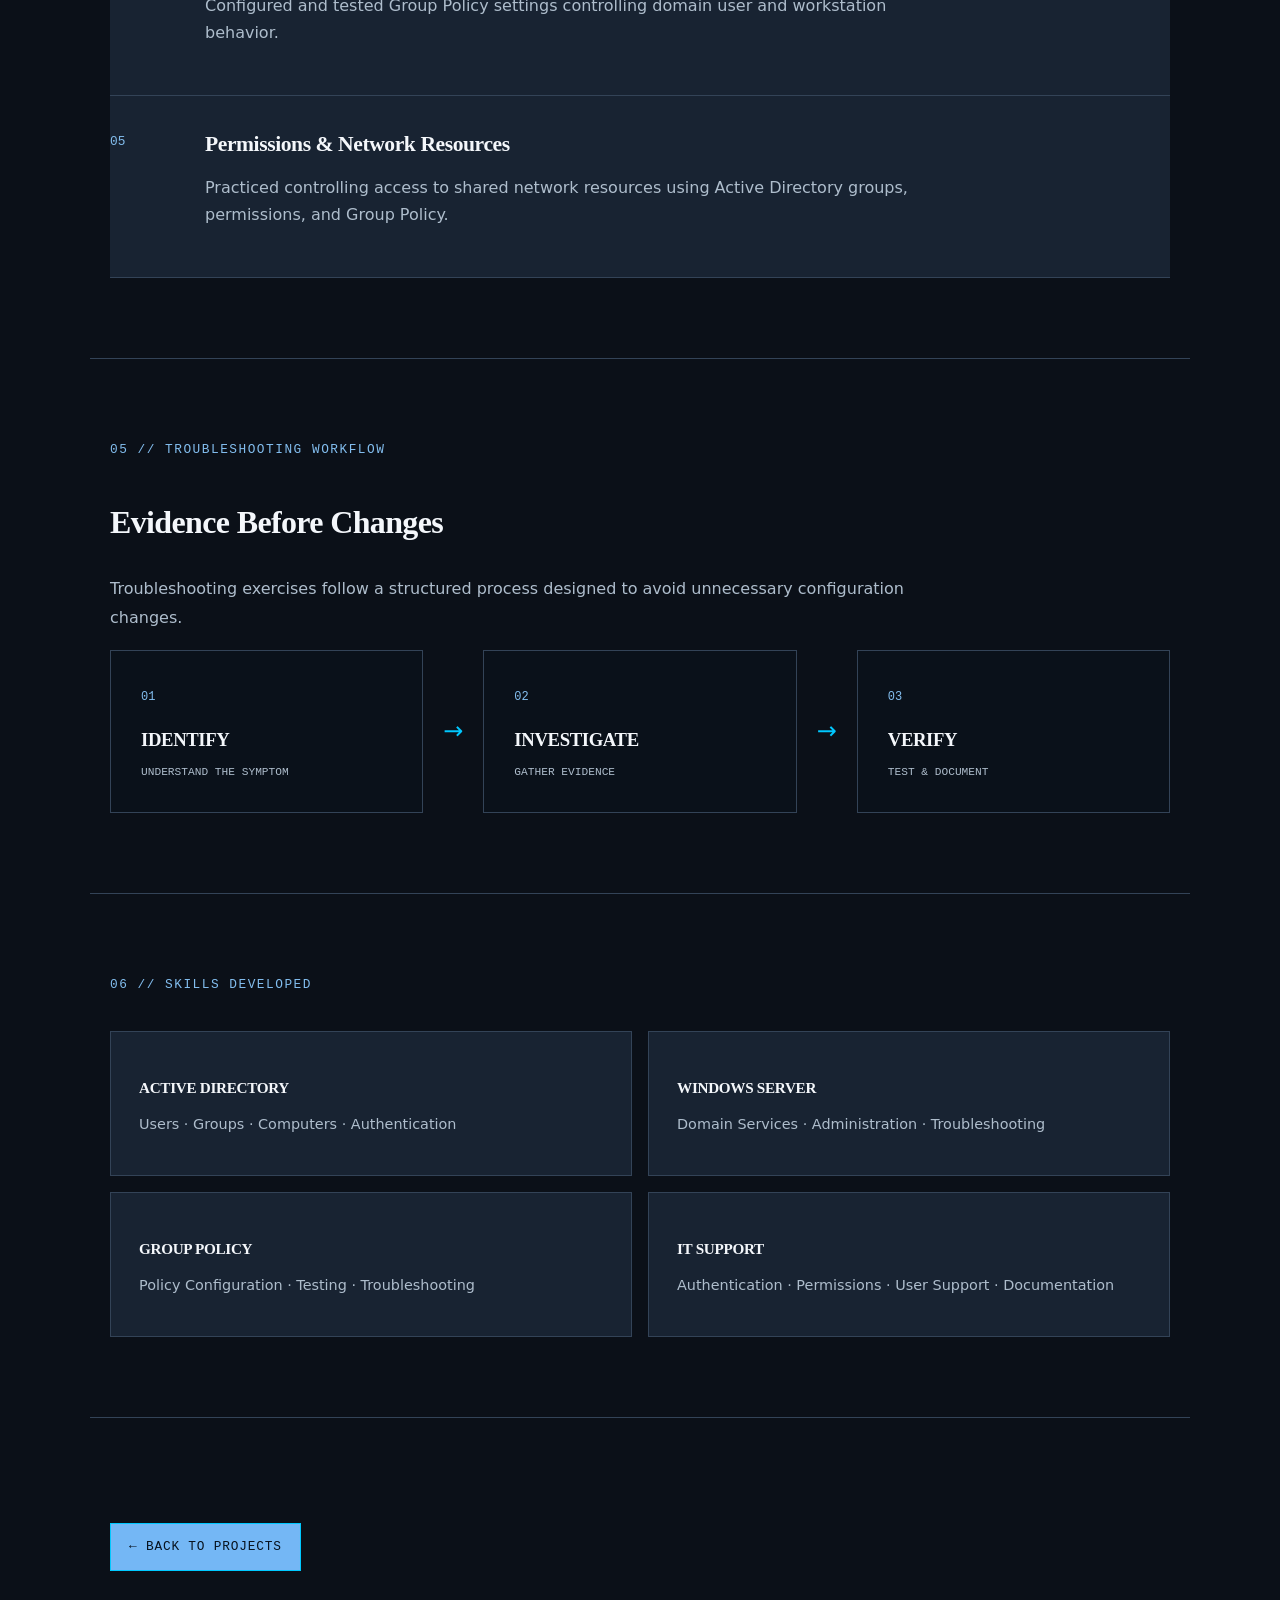
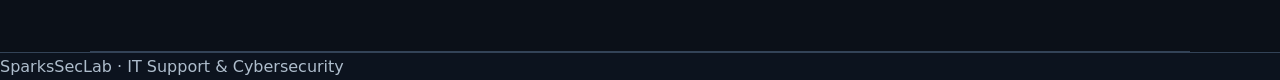
<file: projects/active-directory.html>
<!DOCTYPE html>
<html lang="en">

<head>
    <meta charset="UTF-8">
    <meta name="viewport" content="width=device-width, initial-scale=1.0">

    <title>Active Directory Lab | SparksSecLab</title>

    <link rel="stylesheet" href="../style.css">
<link rel="stylesheet" href="../assets/redesign.css"></head>

<body>

<nav class="navbar">

    <div class="logo">
        EDWARD<span> SPARKS</span>
    </div>

    <div class="nav-links">
        <a href="../">HOME</a>
        <a href="index.html">PROJECTS</a>
        <a href="../lab/">LAB</a>
        <a href="../#about">ABOUT</a>
        <a href="../cv/">CV</a>
    </div>

</nav>


<!-- PROJECT HERO -->

<header class="cv-hero">

    <div class="cv-hero-inner">

        <div class="status">
            <span class="status-dot"></span>
            ACTIVE / DOCUMENTED
        </div>

        <h1>ACTIVE DIRECTORY<br>LAB</h1>

        <p class="cv-lead">
            A virtual Windows domain environment built to develop
            practical experience with Active Directory administration,
            Group Policy, authentication, permissions, and
            troubleshooting.
        </p>

        <div class="cv-quick-info">

            <span>WINDOWS SERVER</span>
            <span>ACTIVE DIRECTORY</span>
            <span>GROUP POLICY</span>
            <span>WINDOWS 10</span>
            <span>VMWARE</span>

        </div>

    </div>

</header>


<main class="cv-main">


    <!-- OVERVIEW -->

    <section class="cv-section">

        <div class="cv-section-label">
            01 // PROJECT OVERVIEW
        </div>

        <div class="cv-profile">

            <h2>Building a Windows Domain Environment</h2>

            <p>
                This lab was created to gain hands-on experience
                administering a Windows domain environment and
                troubleshooting common issues that can occur in
                business IT environments.
            </p>

            <p>
                The environment includes a Windows Server domain
                controller and domain-joined Windows client systems
                running inside VMware Workstation Pro.
            </p>

            <p>
                The lab is used alongside my Help Desk Lab to create
                realistic troubleshooting scenarios involving user
                accounts, authentication, permissions, Group Policy,
                and access to network resources.
            </p>

        </div>

    </section>


    <!-- ENVIRONMENT -->

    <section class="cv-section">

        <div class="cv-section-label">
            02 // LAB ENVIRONMENT
        </div>

        <div class="cv-skill-grid">

            <div class="cv-skill-panel">

                <span class="cv-skill-number">01</span>

                <h3>WINDOWS SERVER</h3>

                <p>
                    Windows Server configured as the domain controller
                    for the lab environment.
                </p>

            </div>


            <div class="cv-skill-panel">

                <span class="cv-skill-number">02</span>

                <h3>ACTIVE DIRECTORY</h3>

                <p>
                    Active Directory Domain Services used to manage
                    domain users, groups, computers, and authentication.
                </p>

            </div>


            <div class="cv-skill-panel">

                <span class="cv-skill-number">03</span>

                <h3>WINDOWS CLIENT</h3>

                <p>
                    Windows 10 client systems joined to the domain for
                    authentication and policy testing.
                </p>

            </div>


            <div class="cv-skill-panel">

                <span class="cv-skill-number">04</span>

                <h3>VMWARE</h3>

                <p>
                    VMware Workstation Pro provides the isolated
                    virtual environment used to run the domain
                    infrastructure.
                </p>

            </div>

        </div>

    </section>


    <!-- DOMAIN -->

    <section class="cv-section">

        <div class="cv-section-label">
            03 // DOMAIN CONFIGURATION
        </div>

        <article class="cv-experience">

            <div class="cv-experience-header">

                <div>

                    <div class="cv-meta">
                        LAB DOMAIN
                    </div>

                    <h2>ad.homelab.test</h2>

                </div>

                <span class="cv-status">
                    ACTIVE
                </span>

            </div>

            <p>
                The Windows Server virtual machine provides Active
                Directory Domain Services and supporting domain
                services for the lab.
            </p>

            <div class="cv-experience-grid">

                <div>

                    <h3>USERS & GROUPS</h3>

                    <p>
                        Created and managed domain users and security
                        groups for administrative and troubleshooting
                        exercises.
                    </p>

                </div>


                <div>

                    <h3>AUTHENTICATION</h3>

                    <p>
                        Practiced domain authentication, password
                        management, account lockouts, and login
                        troubleshooting.
                    </p>

                </div>


                <div>

                    <h3>GROUP POLICY</h3>

                    <p>
                        Configured and tested Group Policy settings
                        affecting domain users and Windows clients.
                    </p>

                </div>

            </div>

        </article>

    </section>


    <!-- ADMINISTRATION -->

    <section class="cv-section">

        <div class="cv-section-label">
            04 // HANDS-ON ADMINISTRATION
        </div>

        <div class="cv-project-list">


            <article class="cv-project">

                <div class="cv-project-number">
                    01
                </div>

                <div class="cv-project-content">

                    <h2>User & Group Management</h2>

                    <p>
                        Created and managed Active Directory users,
                        organizational structures, and security groups
                        used throughout the lab environment.
                    </p>

                </div>

            </article>


            <article class="cv-project">

                <div class="cv-project-number">
                    02
                </div>

                <div class="cv-project-content">

                    <h2>Domain Client Management</h2>

                    <p>
                        Joined Windows client systems to the domain and
                        tested authentication using domain accounts.
                    </p>

                </div>

            </article>


            <article class="cv-project">

                <div class="cv-project-number">
                    03
                </div>

                <div class="cv-project-content">

                    <h2>Account Troubleshooting</h2>

                    <p>
                        Investigated account lockouts, password issues,
                        authentication failures, and user login
                        restrictions.
                    </p>

                </div>

            </article>


            <article class="cv-project">

                <div class="cv-project-number">
                    04
                </div>

                <div class="cv-project-content">

                    <h2>Group Policy</h2>

                    <p>
                        Configured and tested Group Policy settings
                        controlling domain user and workstation
                        behavior.
                    </p>

                </div>

            </article>


            <article class="cv-project">

                <div class="cv-project-number">
                    05
                </div>

                <div class="cv-project-content">

                    <h2>Permissions & Network Resources</h2>

                    <p>
                        Practiced controlling access to shared network
                        resources using Active Directory groups,
                        permissions, and Group Policy.
                    </p>

                </div>

            </article>


        </div>

    </section>


    <!-- TROUBLESHOOTING -->

    <section class="cv-section">

        <div class="cv-section-label">
            05 // TROUBLESHOOTING WORKFLOW
        </div>

        <div class="cv-profile">

            <h2>Evidence Before Changes</h2>

            <p>
                Troubleshooting exercises follow a structured process
                designed to avoid unnecessary configuration changes.
            </p>

        </div>


        <div class="cv-career-path">

            <div class="cv-career-stage">

                <span>01</span>

                <h3>IDENTIFY</h3>

                <p>UNDERSTAND THE SYMPTOM</p>

            </div>


            <div class="cv-career-arrow">
                →
            </div>


            <div class="cv-career-stage">

                <span>02</span>

                <h3>INVESTIGATE</h3>

                <p>GATHER EVIDENCE</p>

            </div>


            <div class="cv-career-arrow">
                →
            </div>


            <div class="cv-career-stage">

                <span>03</span>

                <h3>VERIFY</h3>

                <p>TEST & DOCUMENT</p>

            </div>

        </div>

    </section>


    <!-- SKILLS -->

    <section class="cv-section">

        <div class="cv-section-label">
            06 // SKILLS DEVELOPED
        </div>

        <div class="cv-skill-grid">

            <div class="cv-skill-panel">
                <h3>ACTIVE DIRECTORY</h3>
                <p>Users · Groups · Computers · Authentication</p>
            </div>

            <div class="cv-skill-panel">
                <h3>WINDOWS SERVER</h3>
                <p>Domain Services · Administration · Troubleshooting</p>
            </div>

            <div class="cv-skill-panel">
                <h3>GROUP POLICY</h3>
                <p>Policy Configuration · Testing · Troubleshooting</p>
            </div>

            <div class="cv-skill-panel">
                <h3>IT SUPPORT</h3>
                <p>Authentication · Permissions · User Support · Documentation</p>
            </div>

        </div>

    </section>


    <!-- BACK -->

    <section class="cv-section">

        <a href="index.html" class="cv-resume-button">
            ← BACK TO PROJECTS
        </a>

    </section>


</main>


<footer>

    <p>
        SparksSecLab · IT Support & Cybersecurity
    </p>

</footer>


</body>

</html>
</file>
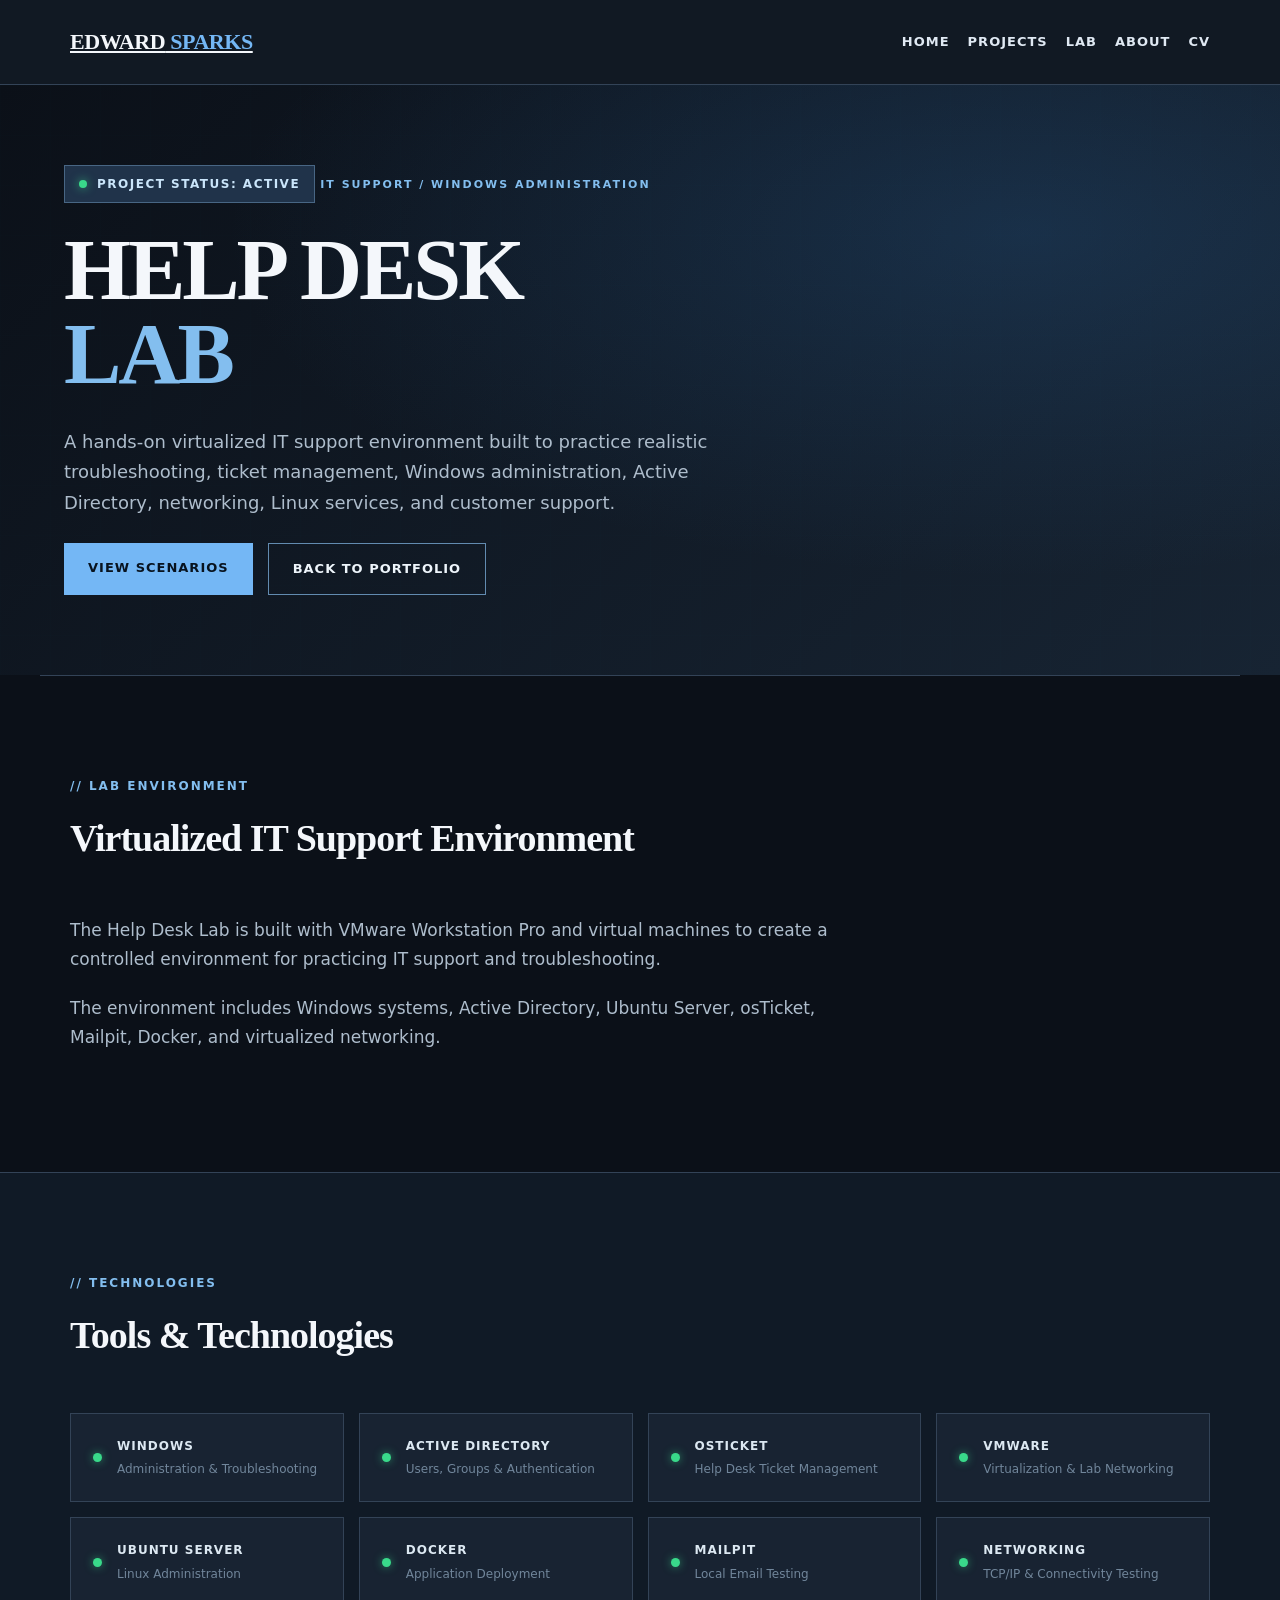
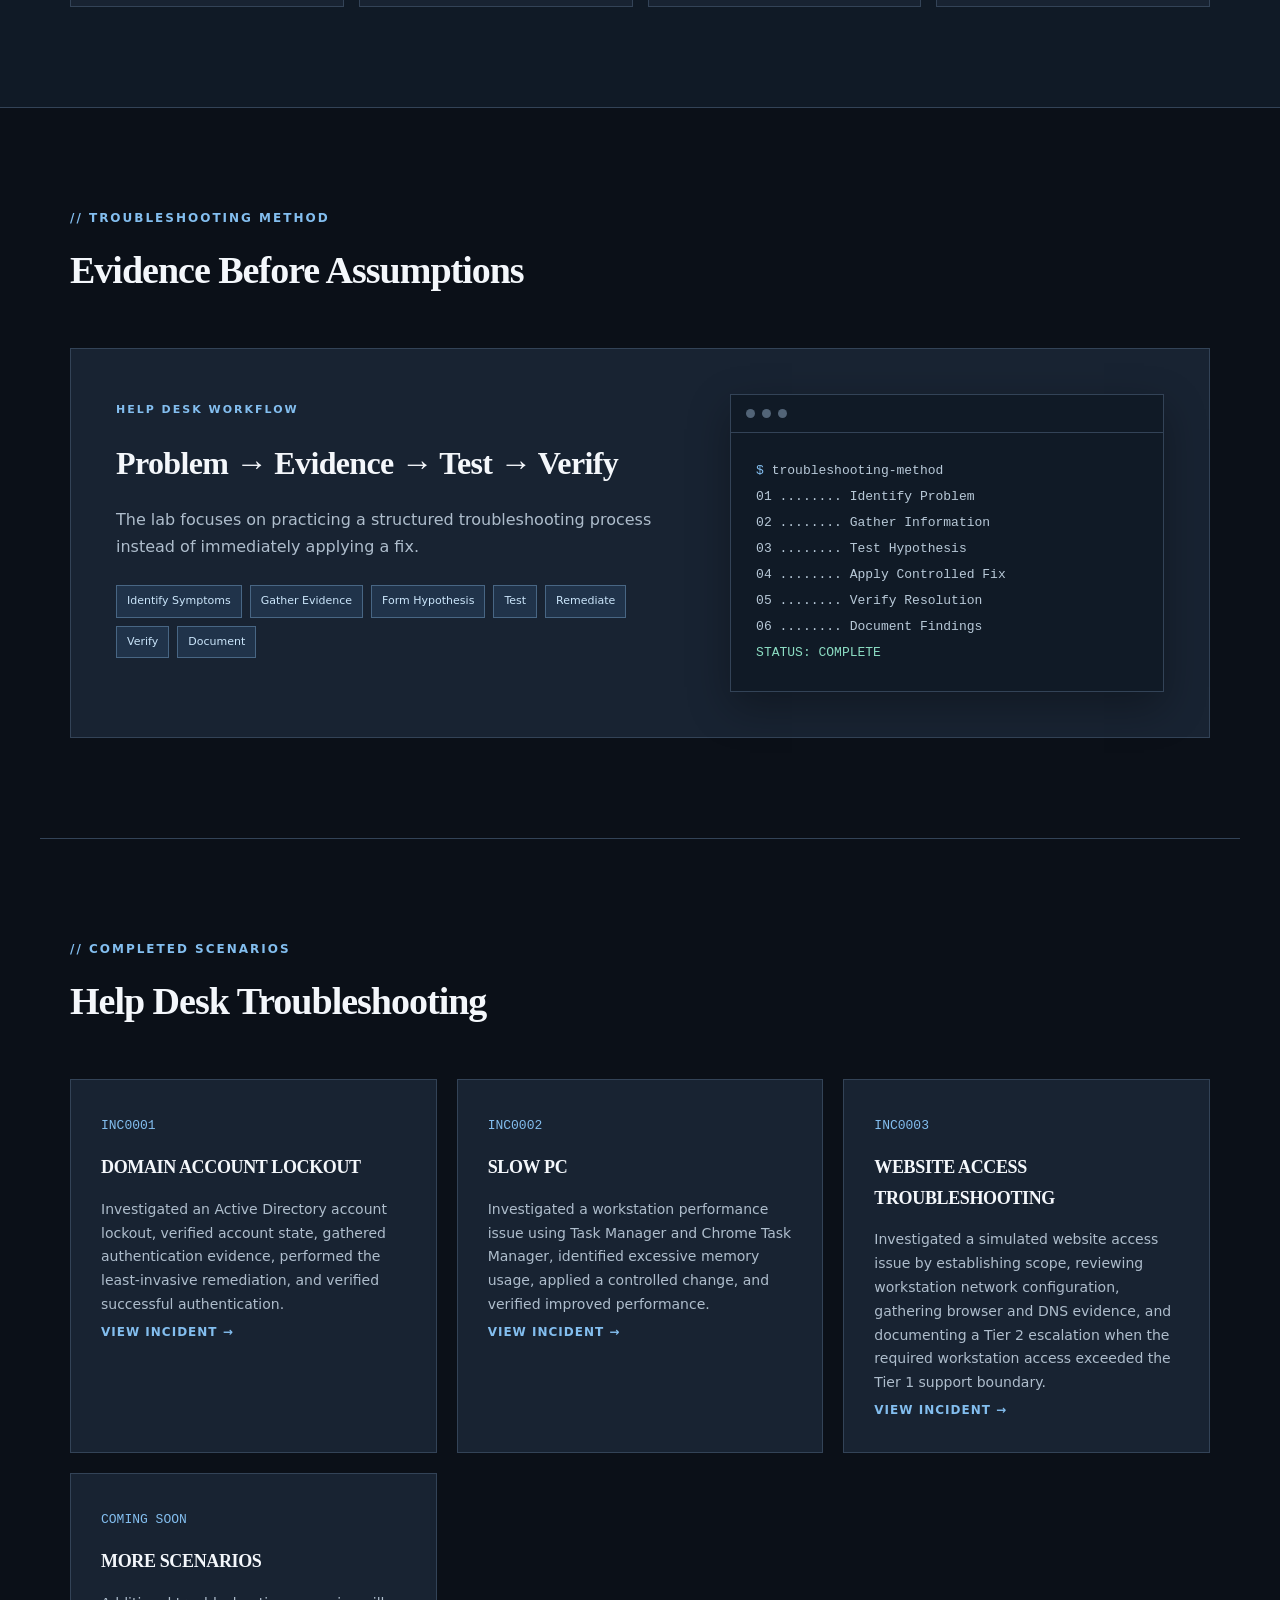
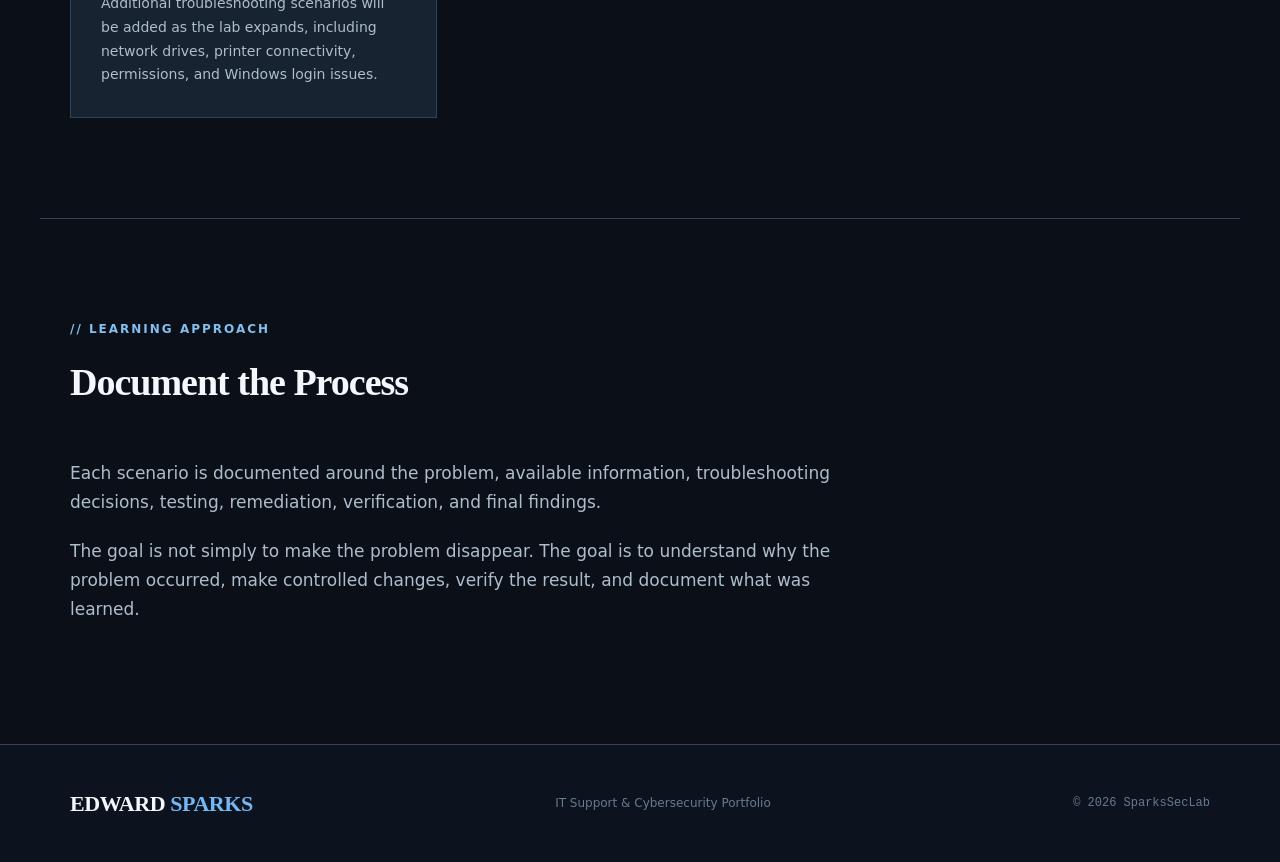
<file: projects/helpdesk.html>
<!DOCTYPE html>
<html lang="en">
<head>
    <meta charset="UTF-8">
    <meta name="viewport" content="width=device-width, initial-scale=1.0">

    <title>Help Desk Lab | SparksSec</title>

    <link rel="stylesheet" href="../style.css">
<link rel="stylesheet" href="../assets/redesign.css"></head>

<body>

    <header>
        <nav class="navbar">

            <a href="../index.html" class="logo">
                EDWARD<span> SPARKS</span>
            </a>

            <div class="nav-links">
                <a href="../index.html">HOME</a>
                <a href="helpdesk.html">PROJECTS</a>
                <a href="helpdesk.html">LAB</a>
                <a href="../index.html#about">ABOUT</a>
                <a href="../index.html#resume">CV</a>
            </div>

        </nav>
    </header>


    <main>

        <!-- PROJECT HERO -->
        <section class="hero project-hero">

            <div class="hero-content">

                <div class="status">
                    <span class="status-dot"></span>
                    PROJECT STATUS: ACTIVE
                </div>

                <span class="project-tag">
                    IT SUPPORT / WINDOWS ADMINISTRATION
                </span>

                <h1>
                    HELP DESK<br>
                    <span>LAB</span>
                </h1>

                <p class="hero-text">
                    A hands-on virtualized IT support environment built to
                    practice realistic troubleshooting, ticket management,
                    Windows administration, Active Directory, networking,
                    Linux services, and customer support.
                </p>

                <div class="hero-buttons">
                    <a href="#scenarios" class="button primary">
                        VIEW SCENARIOS
                    </a>

                    <a href="../index.html" class="button secondary">
                        BACK TO PORTFOLIO
                    </a>
                </div>

            </div>

        </section>


        <!-- ENVIRONMENT -->
        <section class="about">

            <div class="section-heading">
                <span class="section-label">// LAB ENVIRONMENT</span>
                <h2>Virtualized IT Support Environment</h2>
            </div>

            <div class="about-content">

                <p>
                    The Help Desk Lab is built with VMware Workstation Pro
                    and virtual machines to create a controlled environment
                    for practicing IT support and troubleshooting.
                </p>

                <p>
                    The environment includes Windows systems, Active Directory,
                    Ubuntu Server, osTicket, Mailpit, Docker, and virtualized
                    networking.
                </p>

            </div>

        </section>


        <!-- TECHNOLOGIES -->
        <section class="status-panel">

            <div class="section-heading">
                <span class="section-label">// TECHNOLOGIES</span>
                <h2>Tools &amp; Technologies</h2>
            </div>

            <div class="status-grid">

                <div class="status-card">
                    <span class="indicator"></span>
                    <div>
                        <strong>WINDOWS</strong>
                        <p>Administration &amp; Troubleshooting</p>
                    </div>
                </div>

                <div class="status-card">
                    <span class="indicator"></span>
                    <div>
                        <strong>ACTIVE DIRECTORY</strong>
                        <p>Users, Groups &amp; Authentication</p>
                    </div>
                </div>

                <div class="status-card">
                    <span class="indicator"></span>
                    <div>
                        <strong>OSTICKET</strong>
                        <p>Help Desk Ticket Management</p>
                    </div>
                </div>

                <div class="status-card">
                    <span class="indicator"></span>
                    <div>
                        <strong>VMWARE</strong>
                        <p>Virtualization &amp; Lab Networking</p>
                    </div>
                </div>

                <div class="status-card">
                    <span class="indicator"></span>
                    <div>
                        <strong>UBUNTU SERVER</strong>
                        <p>Linux Administration</p>
                    </div>
                </div>

                <div class="status-card">
                    <span class="indicator"></span>
                    <div>
                        <strong>DOCKER</strong>
                        <p>Application Deployment</p>
                    </div>
                </div>

                <div class="status-card">
                    <span class="indicator"></span>
                    <div>
                        <strong>MAILPIT</strong>
                        <p>Local Email Testing</p>
                    </div>
                </div>

                <div class="status-card">
                    <span class="indicator"></span>
                    <div>
                        <strong>NETWORKING</strong>
                        <p>TCP/IP &amp; Connectivity Testing</p>
                    </div>
                </div>

            </div>

        </section>


        <!-- TROUBLESHOOTING METHOD -->
        <section class="projects">

            <div class="section-heading">
                <span class="section-label">// TROUBLESHOOTING METHOD</span>
                <h2>Evidence Before Assumptions</h2>
            </div>

            <div class="featured-project">

                <div class="project-info">

                    <span class="project-tag">
                        HELP DESK WORKFLOW
                    </span>

                    <h3>
                        Problem → Evidence → Test → Verify
                    </h3>

                    <p>
                        The lab focuses on practicing a structured troubleshooting
                        process instead of immediately applying a fix.
                    </p>

                    <div class="skills">
                        <span>Identify Symptoms</span>
                        <span>Gather Evidence</span>
                        <span>Form Hypothesis</span>
                        <span>Test</span>
                        <span>Remediate</span>
                        <span>Verify</span>
                        <span>Document</span>
                    </div>

                </div>

                <div class="project-terminal">

                    <div class="terminal-header">
                        <span></span>
                        <span></span>
                        <span></span>
                    </div>

                    <div class="terminal-body">

                        <p>
                            <span class="terminal-blue">$</span>
                            troubleshooting-method
                        </p>

                        <p>01 ........ Identify Problem</p>
                        <p>02 ........ Gather Information</p>
                        <p>03 ........ Test Hypothesis</p>
                        <p>04 ........ Apply Controlled Fix</p>
                        <p>05 ........ Verify Resolution</p>
                        <p>06 ........ Document Findings</p>

                        <p>
                            <span class="terminal-green">
                                STATUS: COMPLETE
                            </span>
                        </p>

                    </div>

                </div>

            </div>

        </section>


        <!-- SCENARIOS -->
        <section id="scenarios" class="resume">

            <div class="section-heading">
                <span class="section-label">// COMPLETED SCENARIOS</span>
                <h2>Help Desk Troubleshooting</h2>
            </div>

            <div class="career-grid">

                <div class="career-card">

                    <span class="career-number">INC0001</span>

                    <h3>
                        DOMAIN ACCOUNT LOCKOUT
                    </h3>

                    <p>
                        Investigated an Active Directory account lockout,
                        verified account state, gathered authentication
                        evidence, performed the least-invasive remediation,
                        and verified successful authentication.
                    </p>
                    <a href="helpdesk/password-lockout.html" class="project-link">
                       VIEW INCIDENT →
                    </a>
                    
                </div>


                <div class="career-card">

                    <span class="career-number">INC0002</span>

                    <h3>
                        SLOW PC
                    </h3>

                    <p>
                        Investigated a workstation performance issue using
                        Task Manager and Chrome Task Manager, identified
                        excessive memory usage, applied a controlled change,
                        and verified improved performance.
                    </p>
                        <a href="helpdesk/slow-pc.html" class="project-link">
                           VIEW INCIDENT →
                        </a>
                </div>

                <div class="career-card">

    <span class="career-number">INC0003</span>

    <h3>
        WEBSITE ACCESS TROUBLESHOOTING
    </h3>

    <p>
        Investigated a simulated website access issue by establishing
        scope, reviewing workstation network configuration, gathering
        browser and DNS evidence, and documenting a Tier 2 escalation
        when the required workstation access exceeded the Tier 1
        support boundary.
    </p>

    <a href="helpdesk/website-access.html" class="project-link">
        VIEW INCIDENT →
    </a>

</div>

                <div class="career-card">

                    

                    <span class="career-number">COMING SOON</span>

                    <h3>
                        MORE SCENARIOS
                    </h3>

                    <p>
                        Additional troubleshooting scenarios will be added
                        as the lab expands, including network drives,
                        printer connectivity, permissions, and Windows
                        login issues.
                    </p>

                </div>

            </div>

        </section>


        <!-- LEARNING APPROACH -->
        <section class="about">

            <div class="section-heading">
                <span class="section-label">// LEARNING APPROACH</span>
                <h2>Document the Process</h2>
            </div>

            <div class="about-content">

                <p>
                    Each scenario is documented around the problem,
                    available information, troubleshooting decisions,
                    testing, remediation, verification, and final findings.
                </p>

                <p>
                    The goal is not simply to make the problem disappear.
                    The goal is to understand why the problem occurred,
                    make controlled changes, verify the result, and document
                    what was learned.
                </p>

            </div>

        </section>

    </main>


    <footer>

        <div class="footer-content">

            <div class="logo">
                EDWARD<span> SPARKS</span>
            </div>

            <p>
                IT Support &amp; Cybersecurity Portfolio
            </p>

            <p class="copyright">
                © 2026 SparksSecLab
            </p>

        </div>

    </footer>

</body>
</html>
</file>
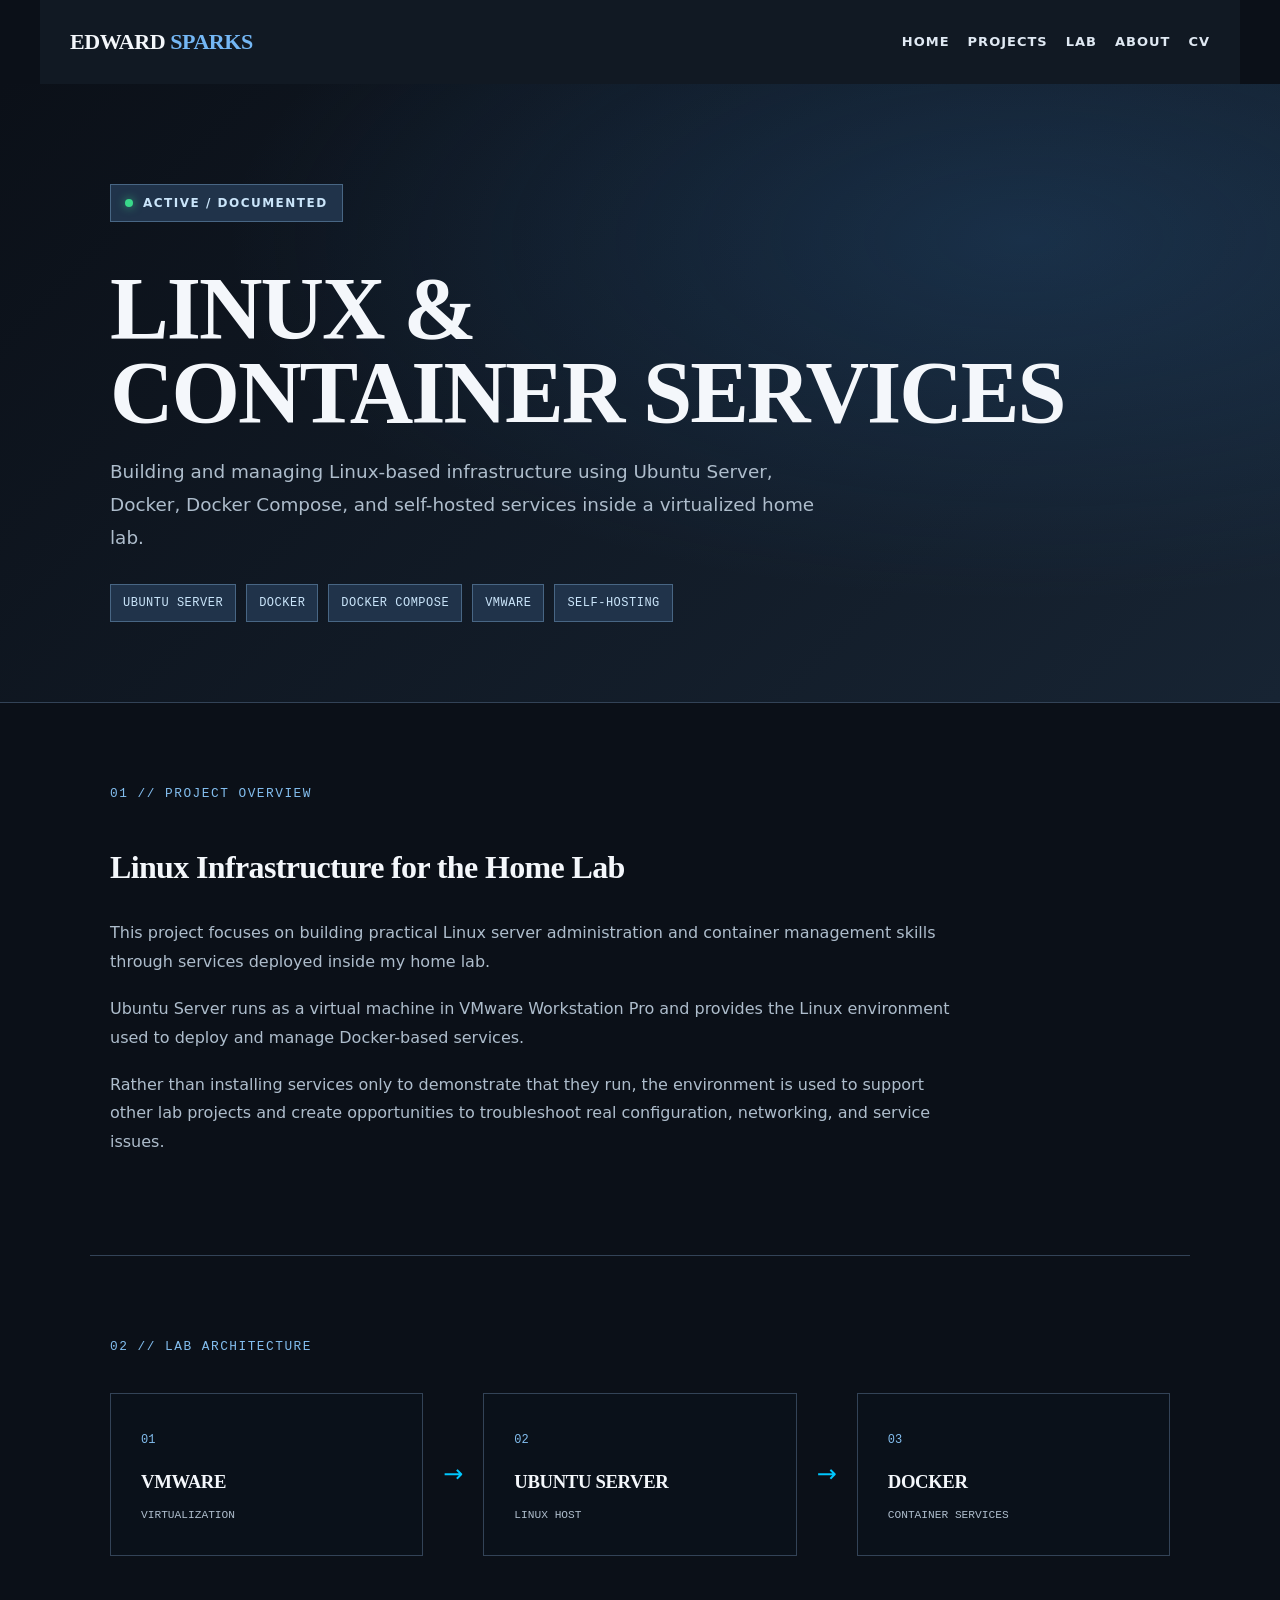
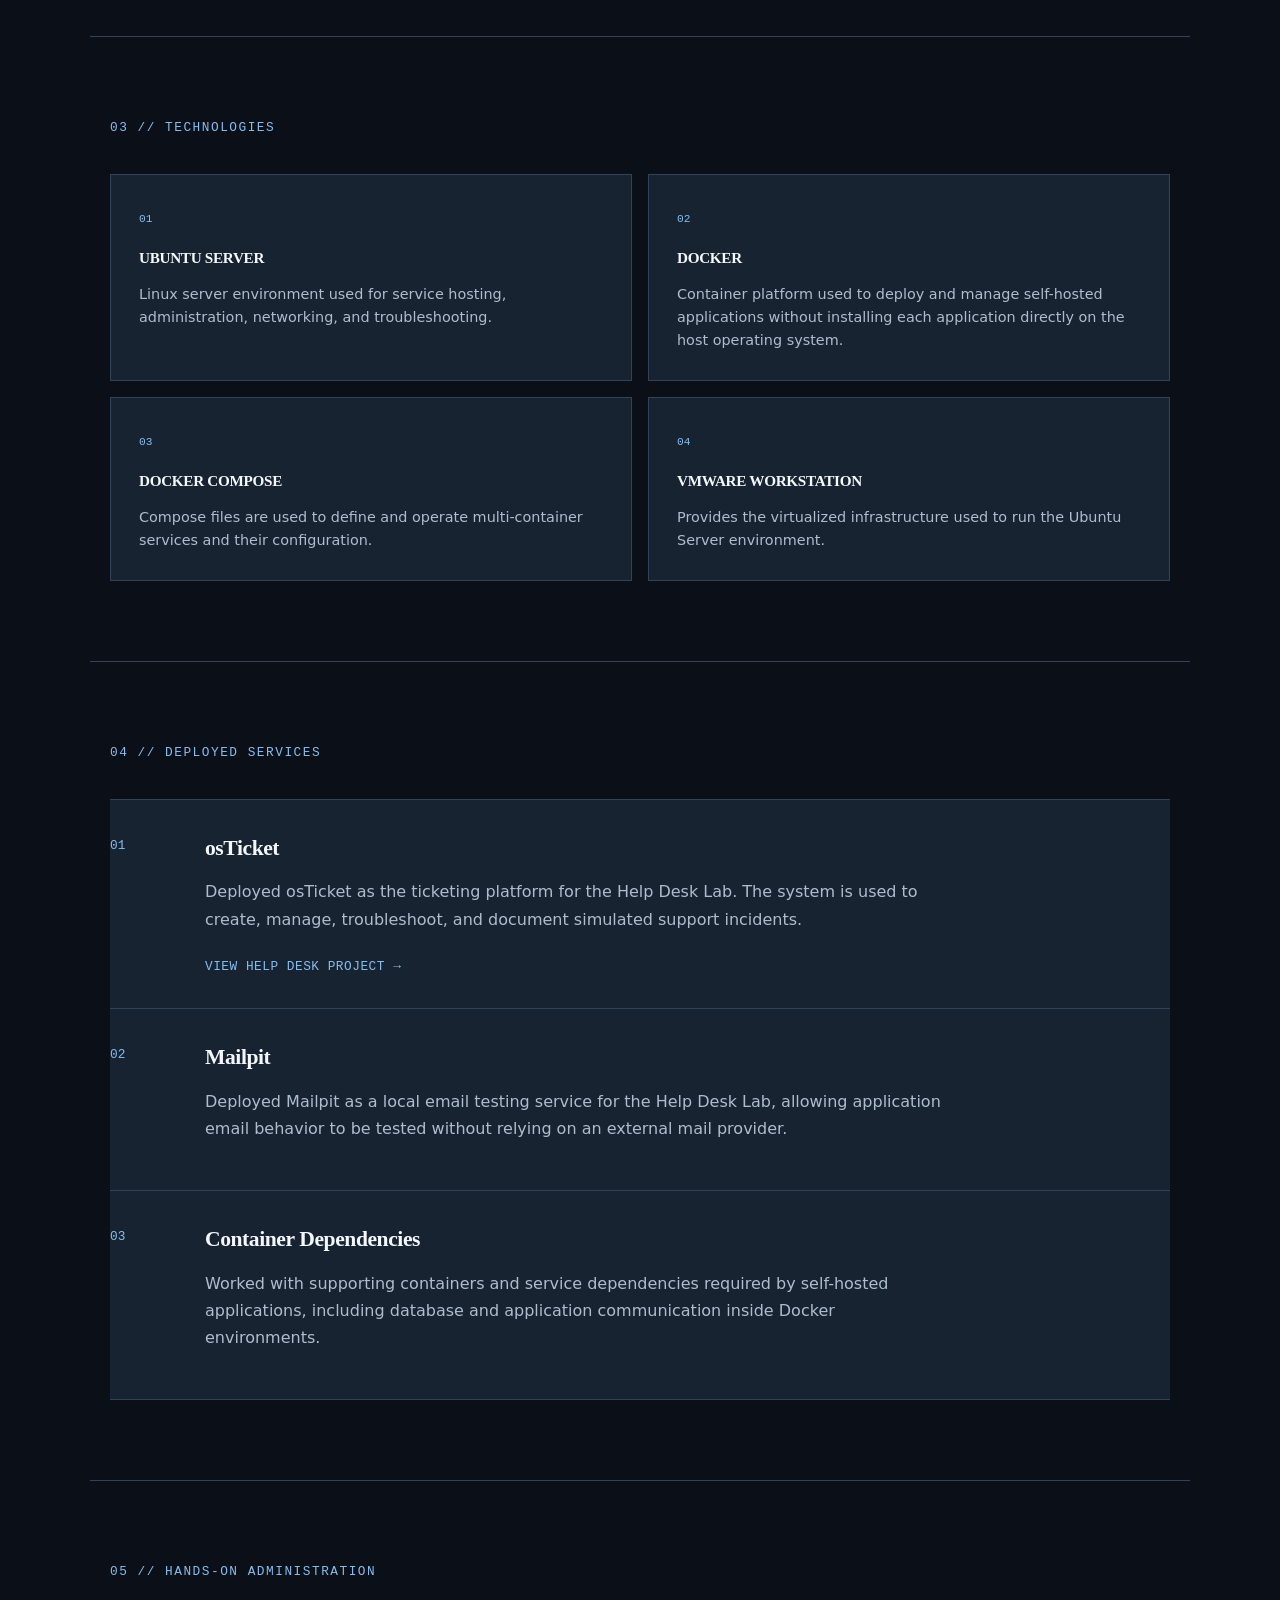
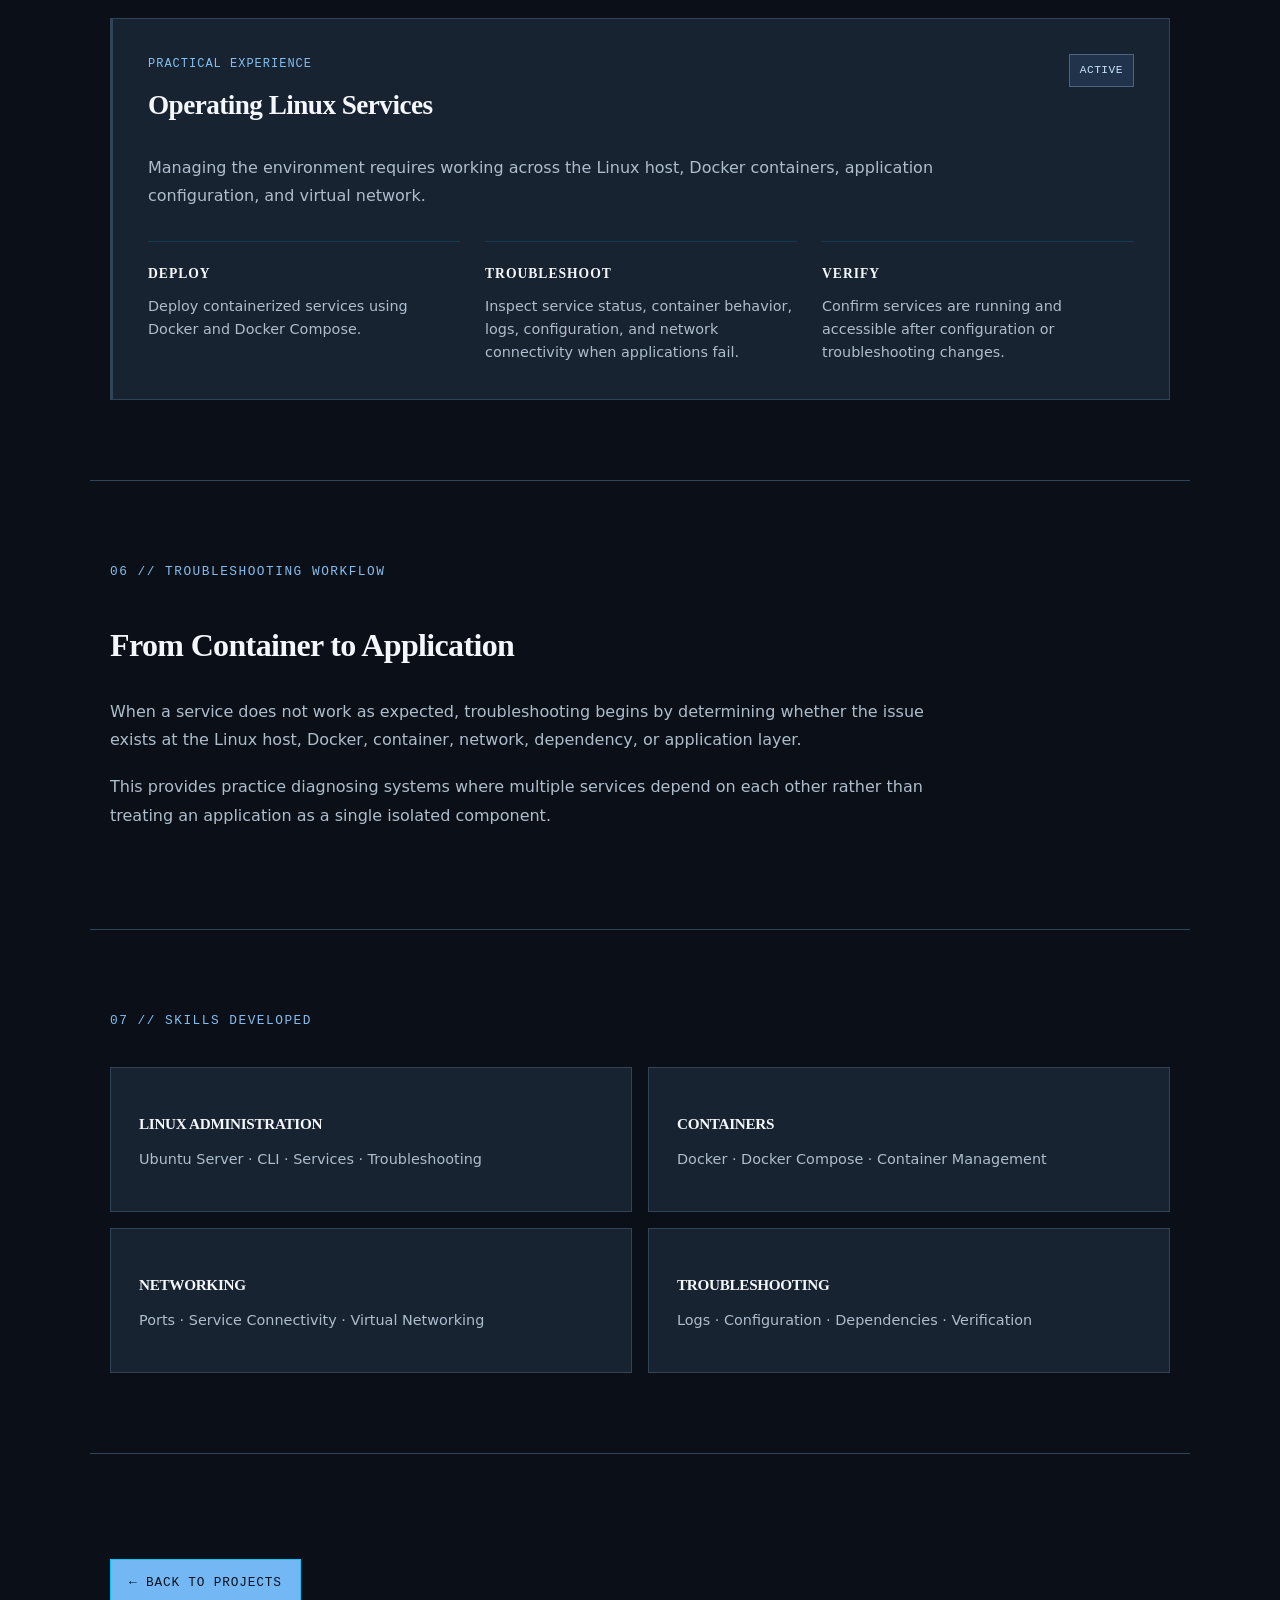
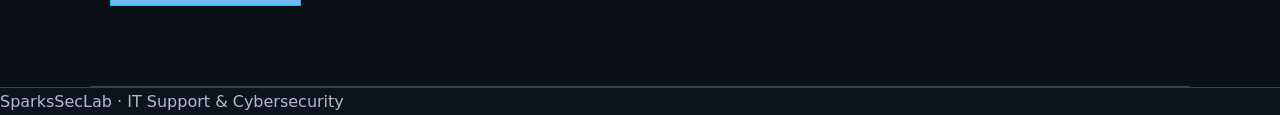
<file: projects/linux-containers.html>
<!DOCTYPE html>
<html lang="en">

<head>
    <meta charset="UTF-8">
    <meta name="viewport" content="width=device-width, initial-scale=1.0">

    <title>Linux & Container Services | SparksSecLab</title>

    <link rel="stylesheet" href="../style.css">
<link rel="stylesheet" href="../assets/redesign.css"></head>

<body>

<nav class="navbar">

    <div class="logo">
        EDWARD<span> SPARKS</span>
    </div>

    <div class="nav-links">
        <a href="../">HOME</a>
        <a href="index.html">PROJECTS</a>
        <a href="../lab/">LAB</a>
        <a href="../#about">ABOUT</a>
        <a href="../cv/">CV</a>
    </div>

</nav>


<!-- PROJECT HERO -->

<header class="cv-hero">

    <div class="cv-hero-inner">

        <div class="status">
            <span class="status-dot"></span>
            ACTIVE / DOCUMENTED
        </div>

        <h1>LINUX &<br>CONTAINER SERVICES</h1>

        <p class="cv-lead">
            Building and managing Linux-based infrastructure using
            Ubuntu Server, Docker, Docker Compose, and self-hosted
            services inside a virtualized home lab.
        </p>

        <div class="cv-quick-info">
            <span>UBUNTU SERVER</span>
            <span>DOCKER</span>
            <span>DOCKER COMPOSE</span>
            <span>VMWARE</span>
            <span>SELF-HOSTING</span>
        </div>

    </div>

</header>


<main class="cv-main">


    <!-- OVERVIEW -->

    <section class="cv-section">

        <div class="cv-section-label">
            01 // PROJECT OVERVIEW
        </div>

        <div class="cv-profile">

            <h2>Linux Infrastructure for the Home Lab</h2>

            <p>
                This project focuses on building practical Linux server
                administration and container management skills through
                services deployed inside my home lab.
            </p>

            <p>
                Ubuntu Server runs as a virtual machine in VMware
                Workstation Pro and provides the Linux environment used
                to deploy and manage Docker-based services.
            </p>

            <p>
                Rather than installing services only to demonstrate that
                they run, the environment is used to support other lab
                projects and create opportunities to troubleshoot real
                configuration, networking, and service issues.
            </p>

        </div>

    </section>


    <!-- ARCHITECTURE -->

    <section class="cv-section">

        <div class="cv-section-label">
            02 // LAB ARCHITECTURE
        </div>

        <div class="cv-career-path">

            <div class="cv-career-stage">
                <span>01</span>
                <h3>VMWARE</h3>
                <p>VIRTUALIZATION</p>
            </div>

            <div class="cv-career-arrow">
                →
            </div>

            <div class="cv-career-stage">
                <span>02</span>
                <h3>UBUNTU SERVER</h3>
                <p>LINUX HOST</p>
            </div>

            <div class="cv-career-arrow">
                →
            </div>

            <div class="cv-career-stage">
                <span>03</span>
                <h3>DOCKER</h3>
                <p>CONTAINER SERVICES</p>
            </div>

        </div>

    </section>


    <!-- TECHNOLOGIES -->

    <section class="cv-section">

        <div class="cv-section-label">
            03 // TECHNOLOGIES
        </div>

        <div class="cv-skill-grid">

            <div class="cv-skill-panel">

                <span class="cv-skill-number">01</span>

                <h3>UBUNTU SERVER</h3>

                <p>
                    Linux server environment used for service hosting,
                    administration, networking, and troubleshooting.
                </p>

            </div>


            <div class="cv-skill-panel">

                <span class="cv-skill-number">02</span>

                <h3>DOCKER</h3>

                <p>
                    Container platform used to deploy and manage
                    self-hosted applications without installing each
                    application directly on the host operating system.
                </p>

            </div>


            <div class="cv-skill-panel">

                <span class="cv-skill-number">03</span>

                <h3>DOCKER COMPOSE</h3>

                <p>
                    Compose files are used to define and operate
                    multi-container services and their configuration.
                </p>

            </div>


            <div class="cv-skill-panel">

                <span class="cv-skill-number">04</span>

                <h3>VMWARE WORKSTATION</h3>

                <p>
                    Provides the virtualized infrastructure used to run
                    the Ubuntu Server environment.
                </p>

            </div>

        </div>

    </section>


    <!-- DEPLOYED SERVICES -->

    <section class="cv-section">

        <div class="cv-section-label">
            04 // DEPLOYED SERVICES
        </div>

        <div class="cv-project-list">


            <article class="cv-project">

                <div class="cv-project-number">
                    01
                </div>

                <div class="cv-project-content">

                    <h2>osTicket</h2>

                    <p>
                        Deployed osTicket as the ticketing platform for
                        the Help Desk Lab. The system is used to create,
                        manage, troubleshoot, and document simulated
                        support incidents.
                    </p>

                    <a href="helpdesk.html">
                        VIEW HELP DESK PROJECT →
                    </a>

                </div>

            </article>


            <article class="cv-project">

                <div class="cv-project-number">
                    02
                </div>

                <div class="cv-project-content">

                    <h2>Mailpit</h2>

                    <p>
                        Deployed Mailpit as a local email testing service
                        for the Help Desk Lab, allowing application email
                        behavior to be tested without relying on an
                        external mail provider.
                    </p>

                </div>

            </article>


            <article class="cv-project">

                <div class="cv-project-number">
                    03
                </div>

                <div class="cv-project-content">

                    <h2>Container Dependencies</h2>

                    <p>
                        Worked with supporting containers and service
                        dependencies required by self-hosted
                        applications, including database and application
                        communication inside Docker environments.
                    </p>

                </div>

            </article>

        </div>

    </section>


    <!-- ADMINISTRATION -->

    <section class="cv-section">

        <div class="cv-section-label">
            05 // HANDS-ON ADMINISTRATION
        </div>

        <article class="cv-experience">

            <div class="cv-experience-header">

                <div>

                    <div class="cv-meta">
                        PRACTICAL EXPERIENCE
                    </div>

                    <h2>Operating Linux Services</h2>

                </div>

                <span class="cv-status">
                    ACTIVE
                </span>

            </div>

            <p>
                Managing the environment requires working across the
                Linux host, Docker containers, application
                configuration, and virtual network.
            </p>

            <div class="cv-experience-grid">

                <div>

                    <h3>DEPLOY</h3>

                    <p>
                        Deploy containerized services using Docker and
                        Docker Compose.
                    </p>

                </div>


                <div>

                    <h3>TROUBLESHOOT</h3>

                    <p>
                        Inspect service status, container behavior,
                        logs, configuration, and network connectivity
                        when applications fail.
                    </p>

                </div>


                <div>

                    <h3>VERIFY</h3>

                    <p>
                        Confirm services are running and accessible
                        after configuration or troubleshooting changes.
                    </p>

                </div>

            </div>

        </article>

    </section>


    <!-- TROUBLESHOOTING -->

    <section class="cv-section">

        <div class="cv-section-label">
            06 // TROUBLESHOOTING WORKFLOW
        </div>

        <div class="cv-profile">

            <h2>From Container to Application</h2>

            <p>
                When a service does not work as expected, troubleshooting
                begins by determining whether the issue exists at the
                Linux host, Docker, container, network, dependency, or
                application layer.
            </p>

            <p>
                This provides practice diagnosing systems where multiple
                services depend on each other rather than treating an
                application as a single isolated component.
            </p>

        </div>

    </section>


    <!-- SKILLS -->

    <section class="cv-section">

        <div class="cv-section-label">
            07 // SKILLS DEVELOPED
        </div>

        <div class="cv-skill-grid">

            <div class="cv-skill-panel">
                <h3>LINUX ADMINISTRATION</h3>
                <p>Ubuntu Server · CLI · Services · Troubleshooting</p>
            </div>

            <div class="cv-skill-panel">
                <h3>CONTAINERS</h3>
                <p>Docker · Docker Compose · Container Management</p>
            </div>

            <div class="cv-skill-panel">
                <h3>NETWORKING</h3>
                <p>Ports · Service Connectivity · Virtual Networking</p>
            </div>

            <div class="cv-skill-panel">
                <h3>TROUBLESHOOTING</h3>
                <p>Logs · Configuration · Dependencies · Verification</p>
            </div>

        </div>

    </section>


    <!-- BACK -->

    <section class="cv-section">

        <a href="index.html" class="cv-resume-button">
            ← BACK TO PROJECTS
        </a>

    </section>


</main>


<footer>

    <p>
        SparksSecLab · IT Support & Cybersecurity
    </p>

</footer>


</body>

</html>
</file>
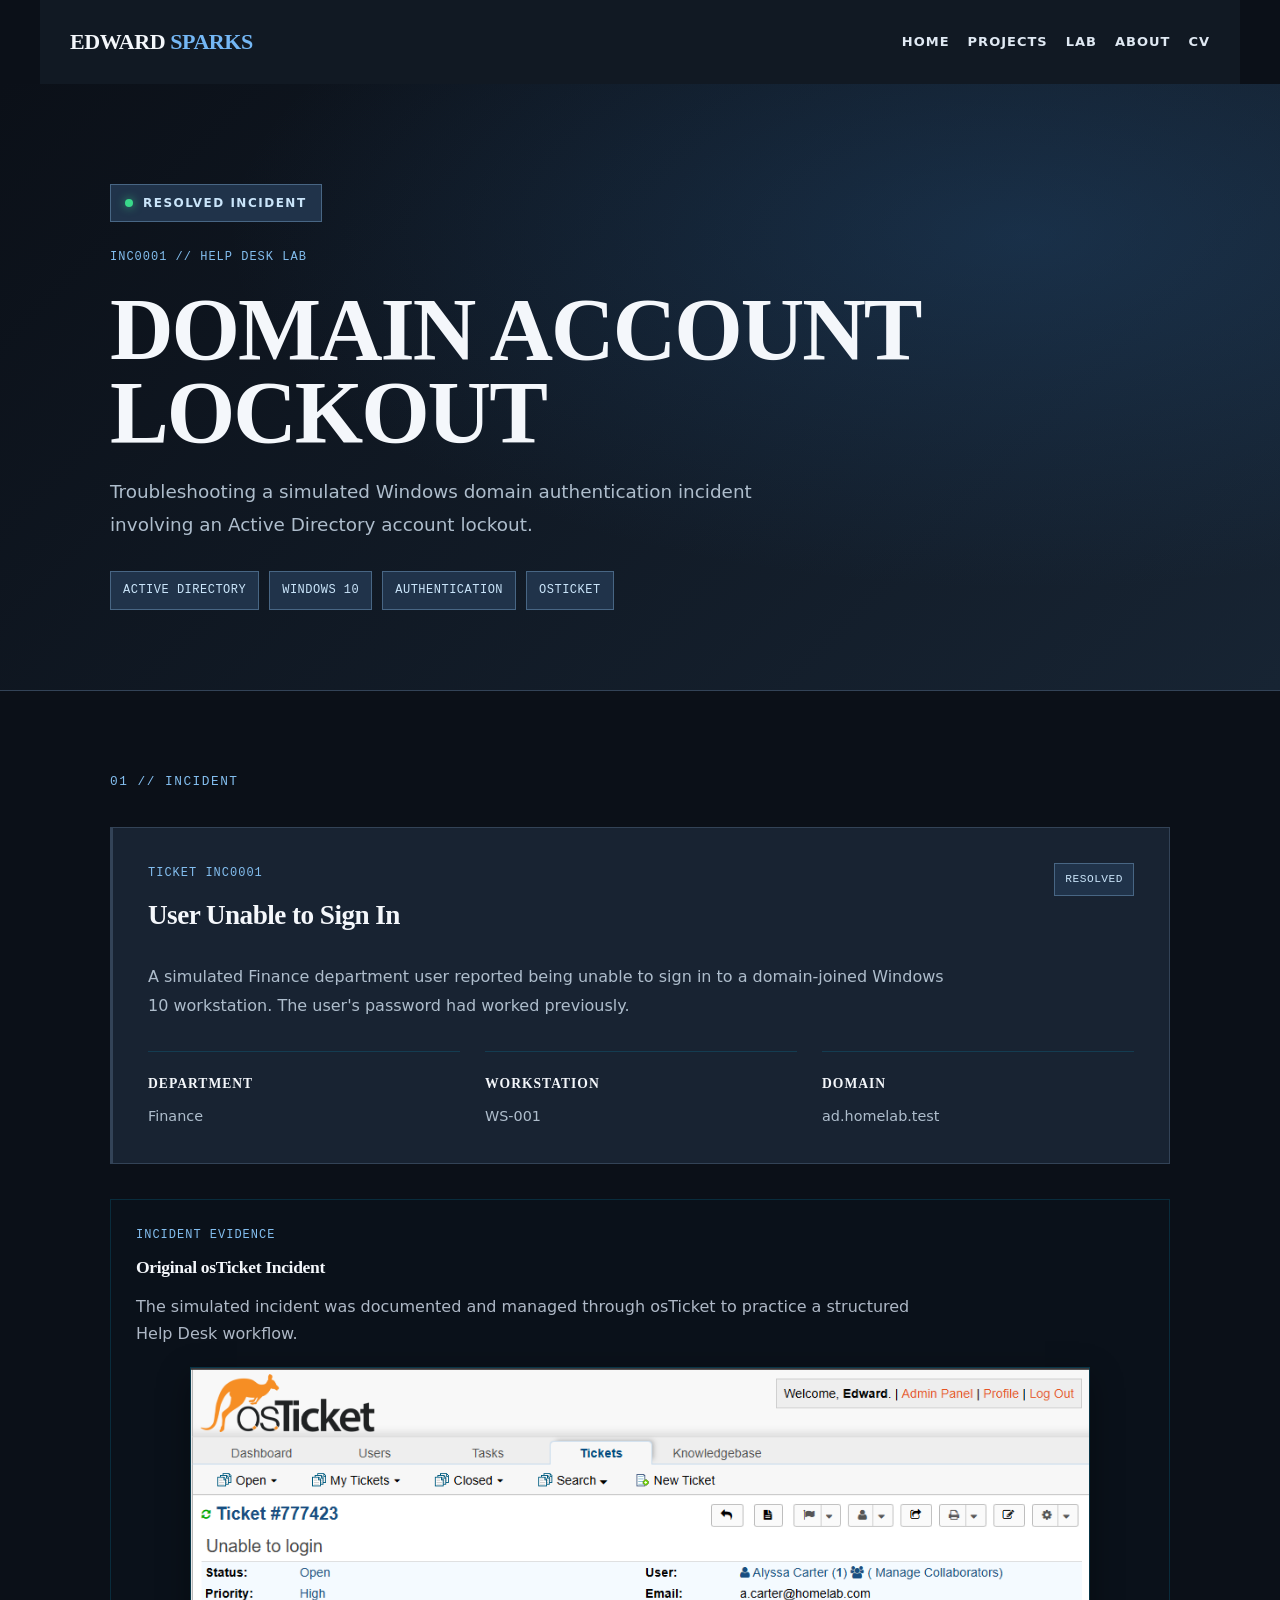
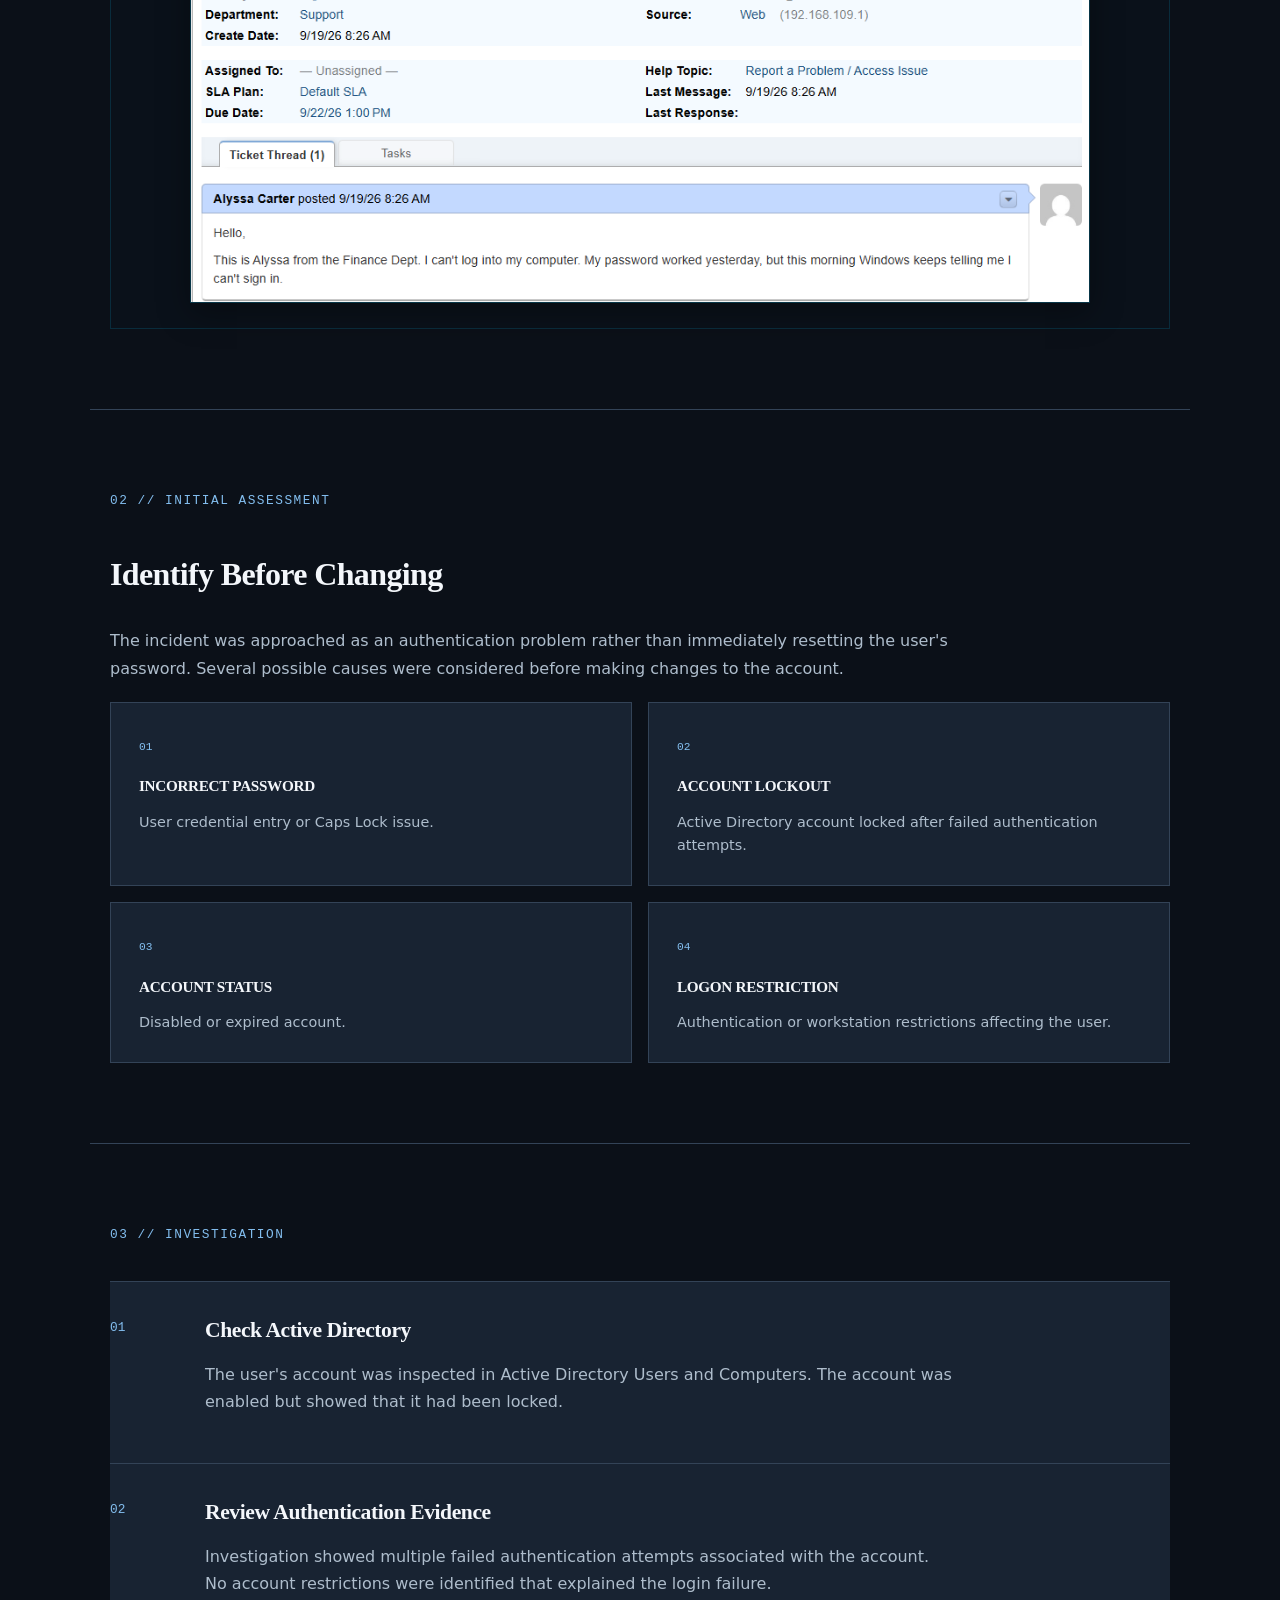
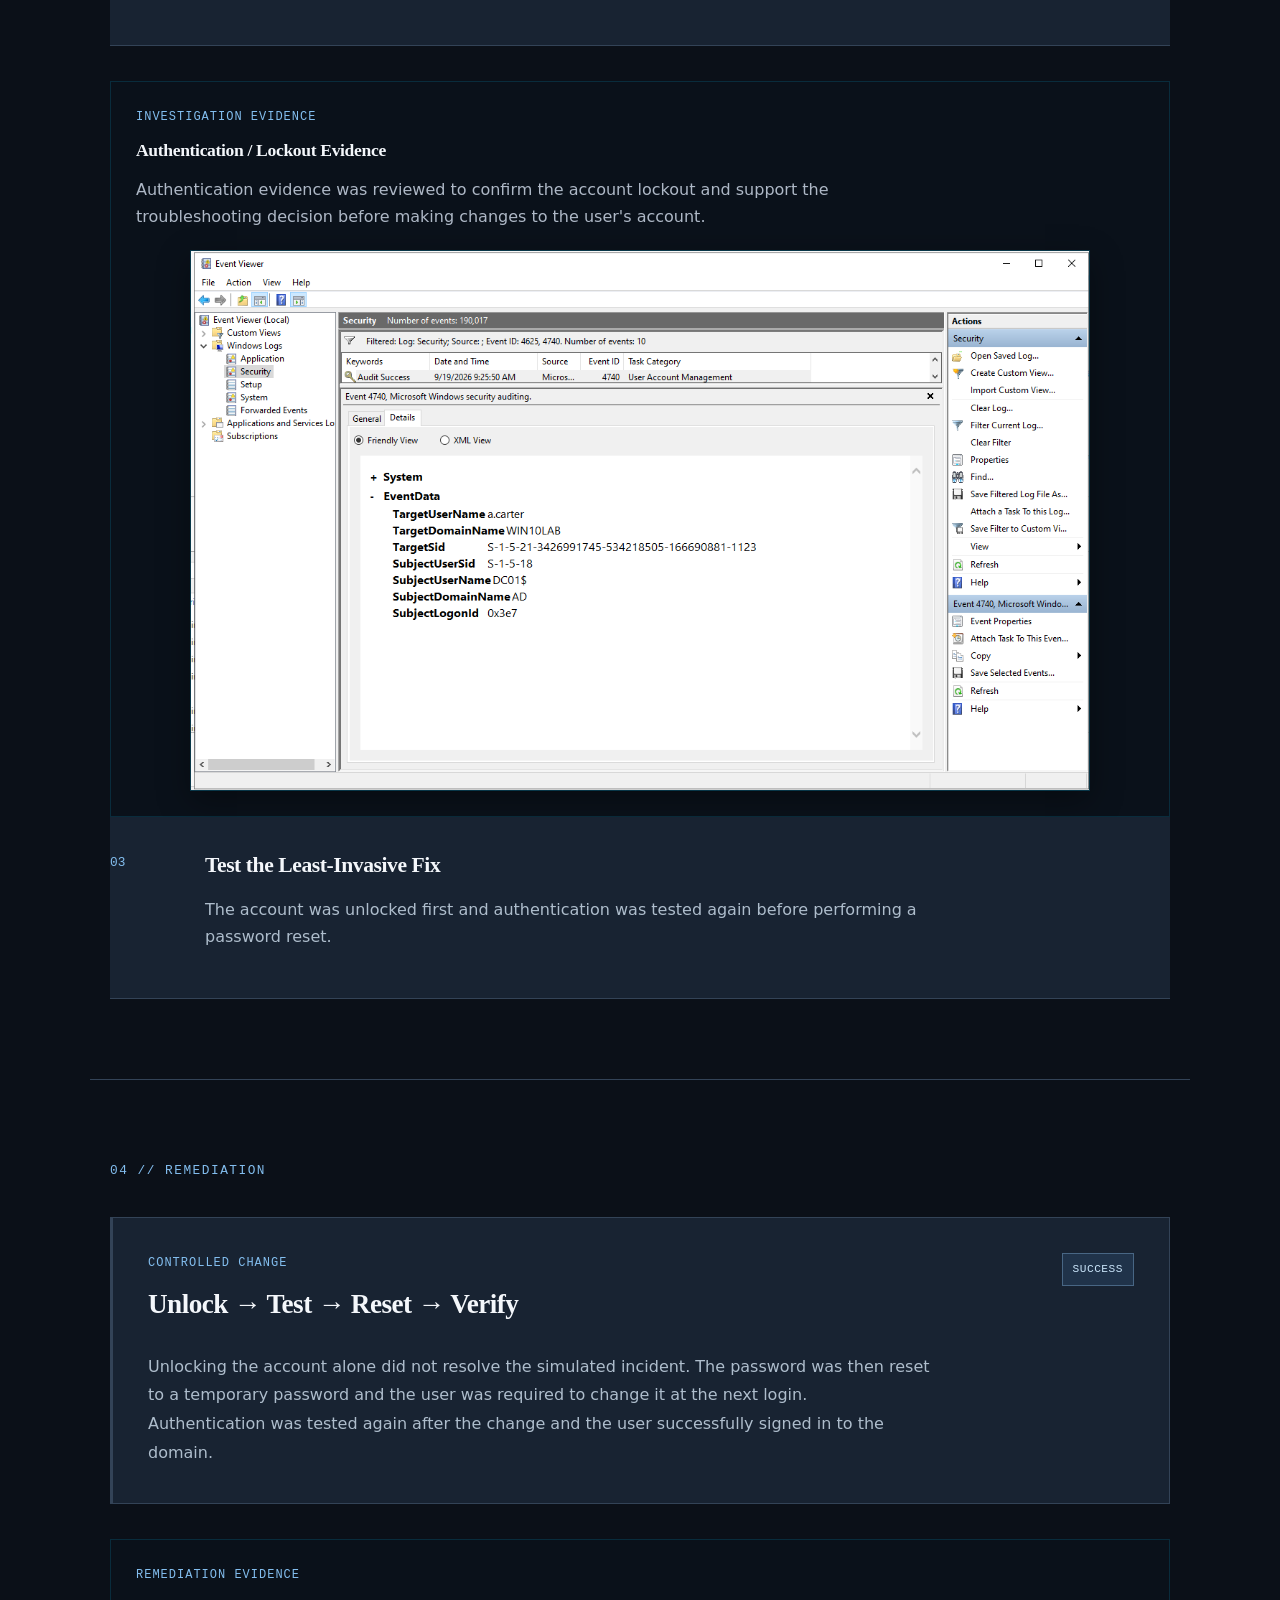
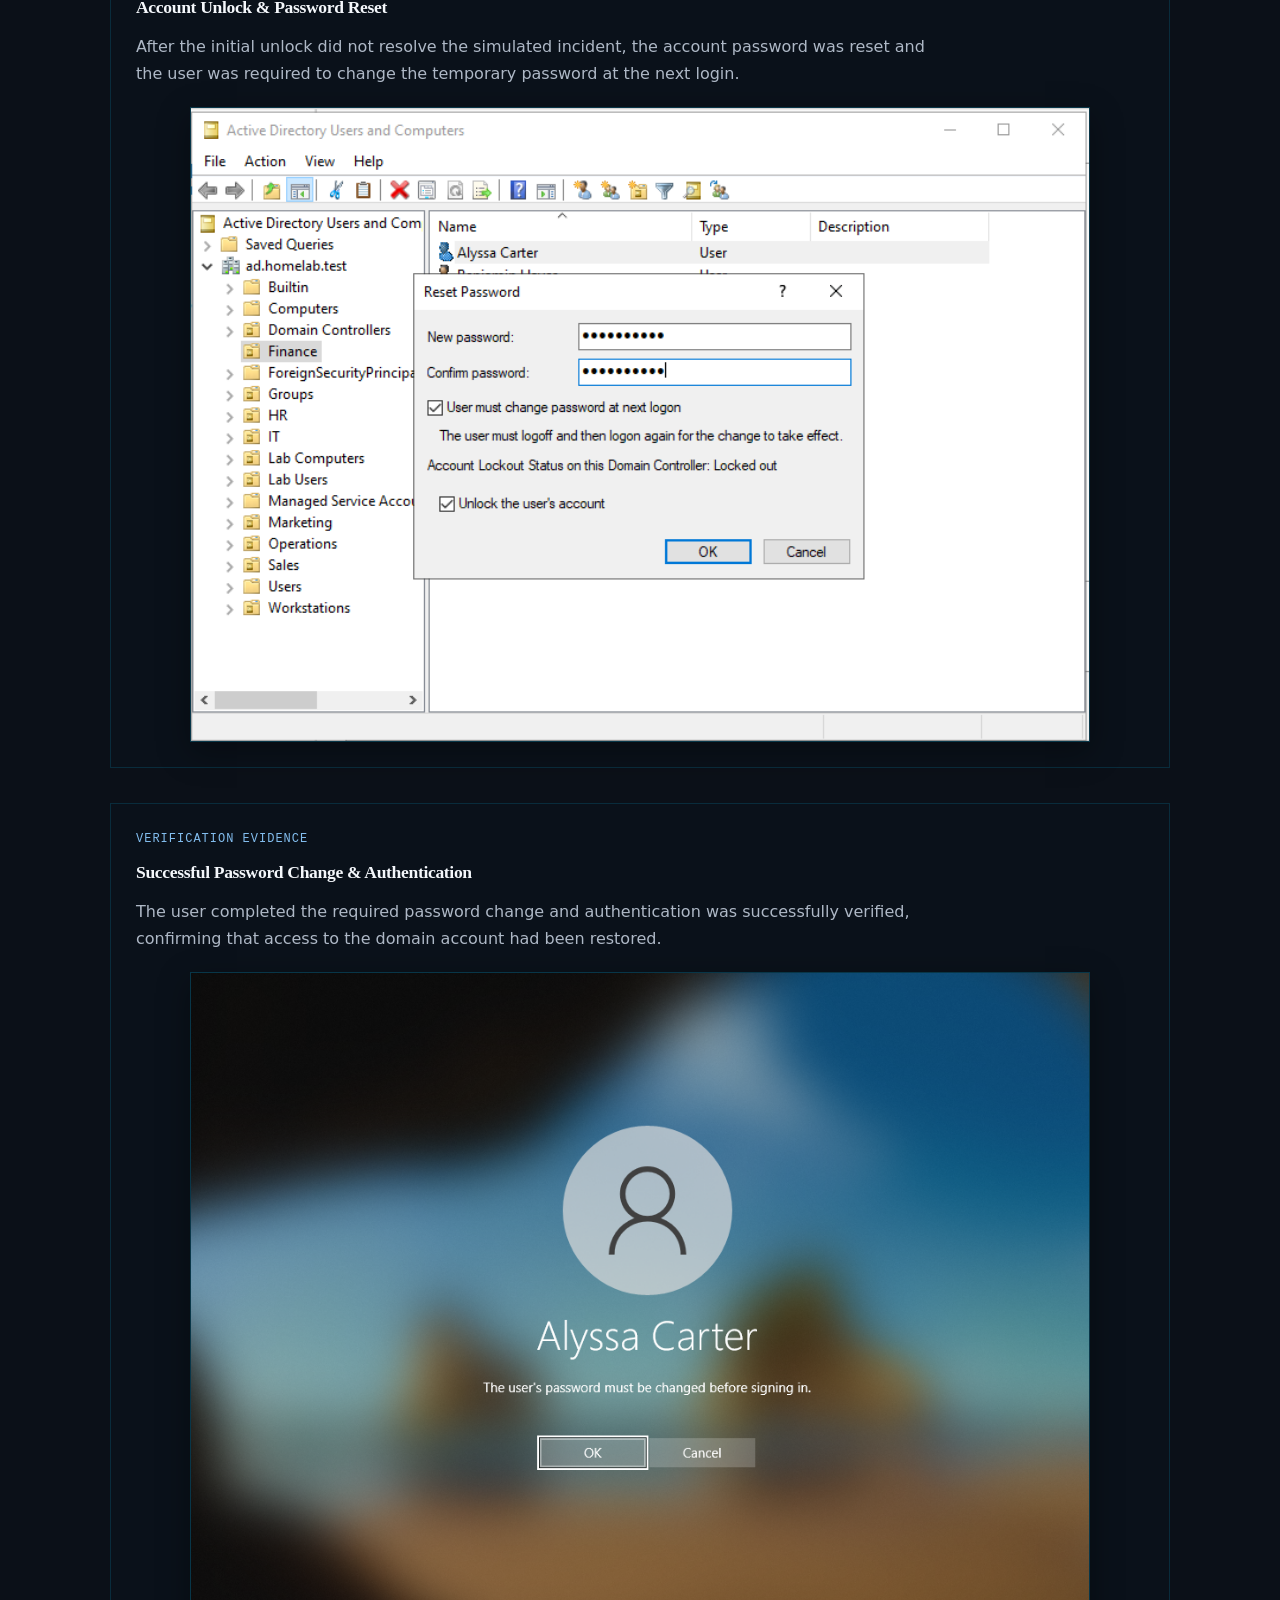
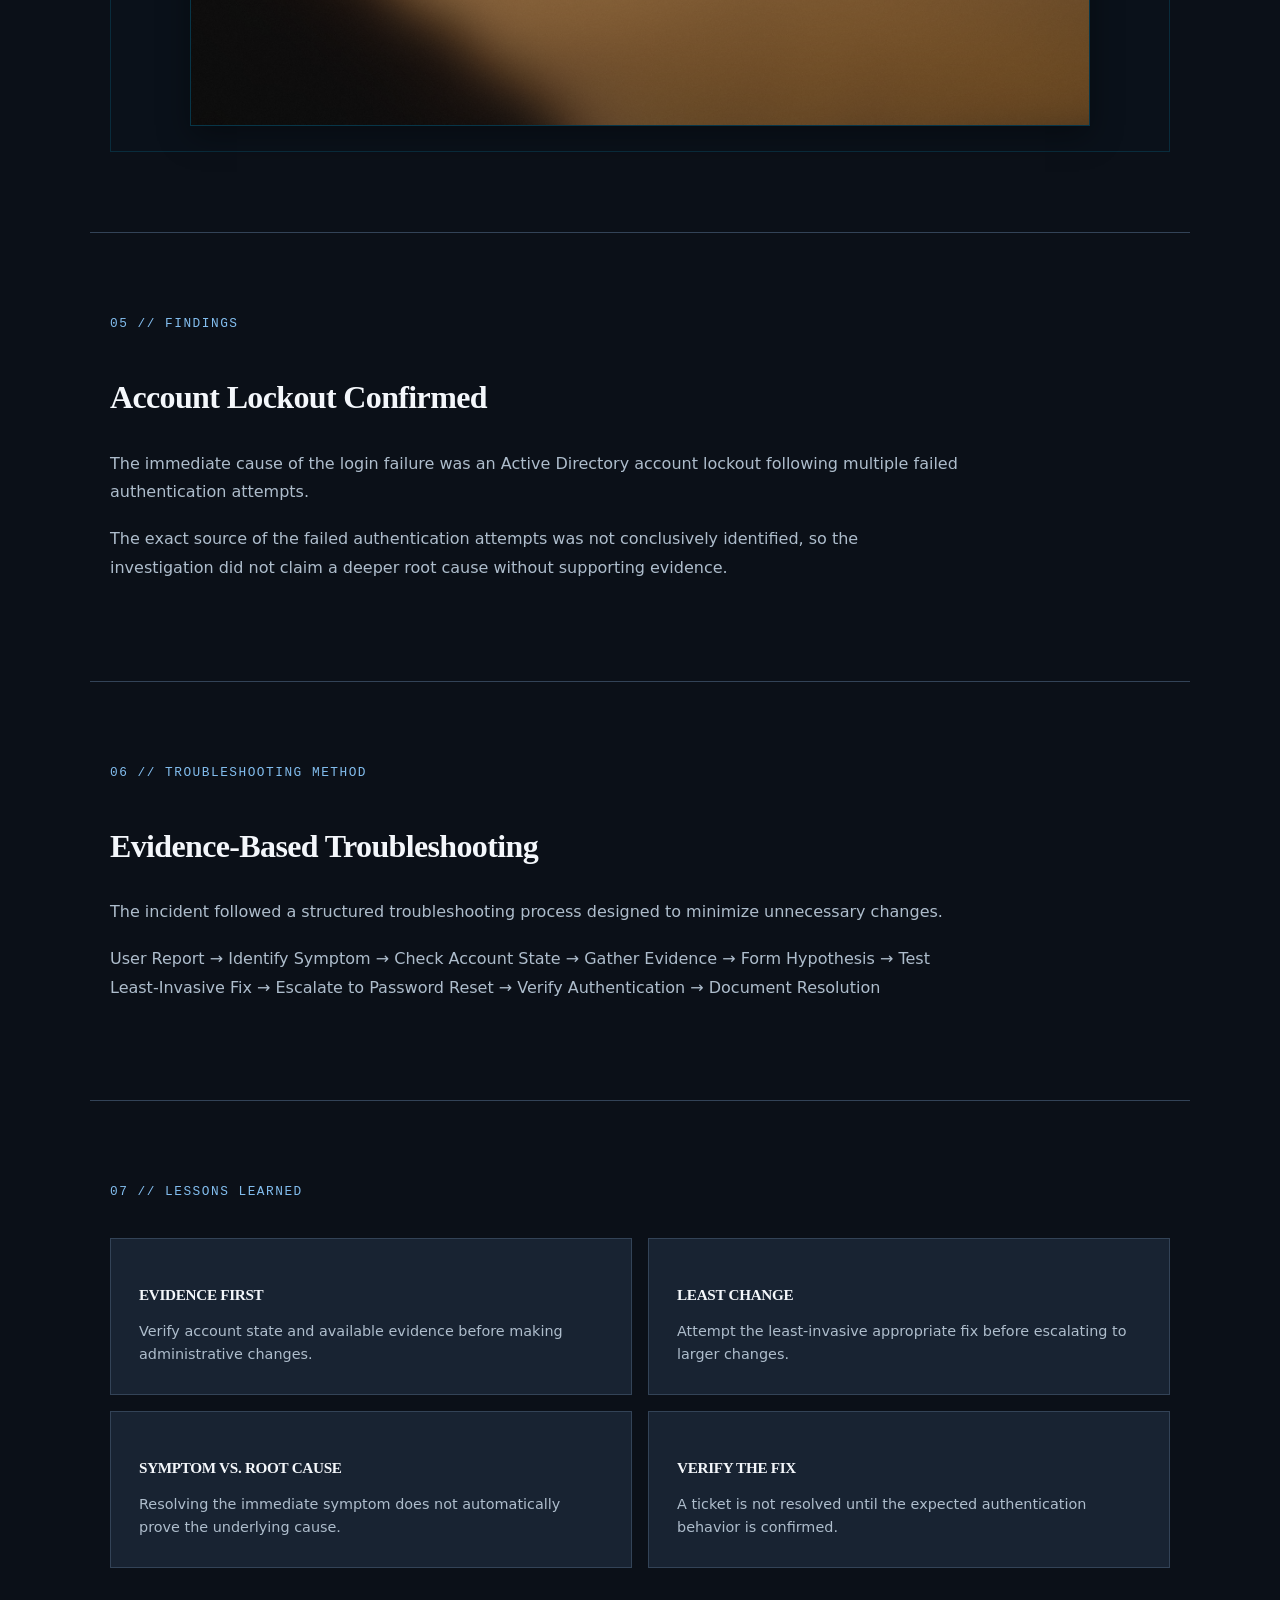
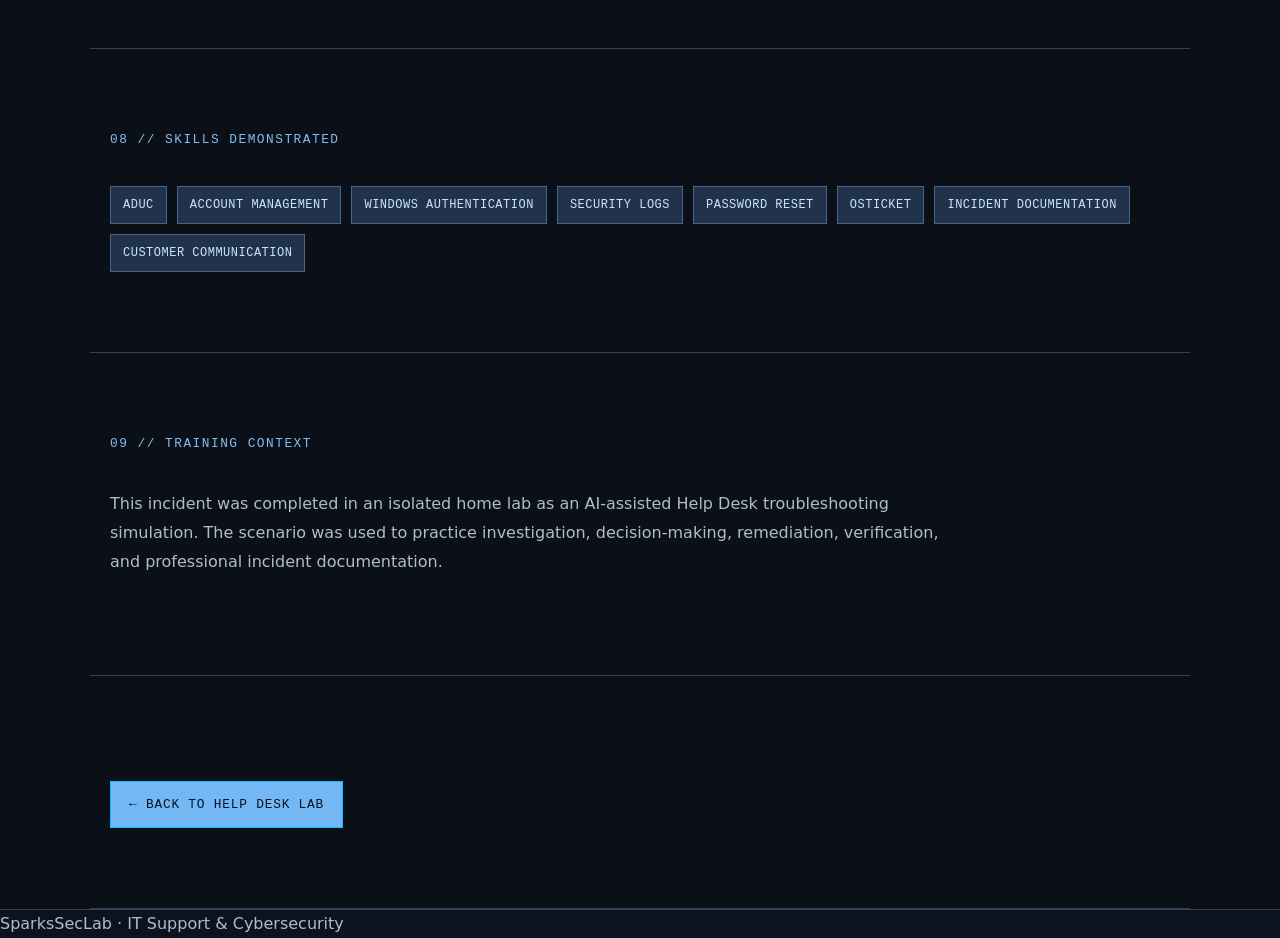
<file: projects/helpdesk/password-lockout.html>
<!DOCTYPE html>
<html lang="en">

<head>
    <meta charset="UTF-8">
    <meta name="viewport" content="width=device-width, initial-scale=1.0">

    <title>INC0001 — Domain Account Lockout | SparksSecLab</title>

    <link rel="stylesheet" href="../../style.css">
<link rel="stylesheet" href="../../assets/redesign.css"></head>

<body>

<nav class="navbar">

    <div class="logo">
        EDWARD<span> SPARKS</span>
    </div>

    <div class="nav-links">
        <a href="../../">HOME</a>
        <a href="../">PROJECTS</a>
        <a href="../../lab/">LAB</a>
        <a href="../../#about">ABOUT</a>
        <a href="../../cv/">CV</a>
    </div>

</nav>


<!-- INCIDENT HERO -->

<header class="cv-hero">

    <div class="cv-hero-inner">

        <div class="status">
            <span class="status-dot"></span>
            RESOLVED INCIDENT
        </div>

        <div class="cv-meta">
            INC0001 // HELP DESK LAB
        </div>

        <h1>DOMAIN ACCOUNT<br>LOCKOUT</h1>

        <p class="cv-lead">
            Troubleshooting a simulated Windows domain authentication
            incident involving an Active Directory account lockout.
        </p>

        <div class="cv-quick-info">
            <span>ACTIVE DIRECTORY</span>
            <span>WINDOWS 10</span>
            <span>AUTHENTICATION</span>
            <span>OSTICKET</span>
        </div>

    </div>

</header>


<main class="cv-main">


    <!-- TICKET -->

    <section class="cv-section">

        <div class="cv-section-label">
            01 // INCIDENT
        </div>

        <article class="cv-experience">

            <div class="cv-experience-header">

                <div>
                    <div class="cv-meta">
                        TICKET INC0001
                    </div>

                    <h2>User Unable to Sign In</h2>
                </div>

                <span class="cv-status">
                    RESOLVED
                </span>

            </div>

            <p>
                A simulated Finance department user reported being
                unable to sign in to a domain-joined Windows 10
                workstation. The user's password had worked previously.
            </p>

            <div class="cv-experience-grid">

                <div>
                    <h3>DEPARTMENT</h3>
                    <p>Finance</p>
                </div>

                <div>
                    <h3>WORKSTATION</h3>
                    <p>WS-001</p>
                </div>

                <div>
                    <h3>DOMAIN</h3>
                    <p>ad.homelab.test</p>
                </div>

            </div>

        </article>
            <div class="incident-evidence">

    <div class="cv-meta">
        INCIDENT EVIDENCE
    </div>

    <h3>Original osTicket Incident</h3>

    <p>
        The simulated incident was documented and managed through
        osTicket to practice a structured Help Desk workflow.
    </p>

    <img
        src="../../screenshots/helpdesk/password-lockout/OGosTicket.png"
        alt="INC0001 domain account lockout ticket in osTicket"
        class="incident-screenshot"
    >

</div>
    </section>


    <!-- INITIAL ASSESSMENT -->

    <section class="cv-section">

        <div class="cv-section-label">
            02 // INITIAL ASSESSMENT
        </div>

        <div class="cv-profile">

            <h2>Identify Before Changing</h2>

            <p>
                The incident was approached as an authentication problem
                rather than immediately resetting the user's password.
                Several possible causes were considered before making
                changes to the account.
            </p>

        </div>

        <div class="cv-skill-grid">

            <div class="cv-skill-panel">
                <span class="cv-skill-number">01</span>
                <h3>INCORRECT PASSWORD</h3>
                <p>User credential entry or Caps Lock issue.</p>
            </div>

            <div class="cv-skill-panel">
                <span class="cv-skill-number">02</span>
                <h3>ACCOUNT LOCKOUT</h3>
                <p>Active Directory account locked after failed authentication attempts.</p>
            </div>

            <div class="cv-skill-panel">
                <span class="cv-skill-number">03</span>
                <h3>ACCOUNT STATUS</h3>
                <p>Disabled or expired account.</p>
            </div>

            <div class="cv-skill-panel">
                <span class="cv-skill-number">04</span>
                <h3>LOGON RESTRICTION</h3>
                <p>Authentication or workstation restrictions affecting the user.</p>
            </div>

        </div>

    </section>


    <!-- INVESTIGATION -->

    <section class="cv-section">

        <div class="cv-section-label">
            03 // INVESTIGATION
        </div>

        <div class="cv-project-list">

            <article class="cv-project">

                <div class="cv-project-number">
                    01
                </div>

                <div class="cv-project-content">

                    <h2>Check Active Directory</h2>

                    <p>
                        The user's account was inspected in Active
                        Directory Users and Computers. The account was
                        enabled but showed that it had been locked.
                    </p>

                </div>

            </article>


            <article class="cv-project">

                <div class="cv-project-number">
                    02
                </div>

                <div class="cv-project-content">

                    <h2>Review Authentication Evidence</h2>

                    <p>
                        Investigation showed multiple failed
                        authentication attempts associated with the
                        account. No account restrictions were identified
                        that explained the login failure.
                    </p>

                </div>

            </article>

                        <div class="incident-evidence">

    <div class="cv-meta">
        INVESTIGATION EVIDENCE
    </div>

    <h3>Authentication / Lockout Evidence</h3>

    <p>
        Authentication evidence was reviewed to confirm the account
        lockout and support the troubleshooting decision before making
        changes to the user's account.
    </p>

    <img
        src="../../screenshots/helpdesk/password-lockout/securityeventlockout.png"
        alt="Windows authentication evidence reviewed during INC0001 investigation"
        class="incident-screenshot"
    >

</div>
            <article class="cv-project">

                <div class="cv-project-number">
                    03
                </div>

                <div class="cv-project-content">

                    <h2>Test the Least-Invasive Fix</h2>

                    <p>
                        The account was unlocked first and authentication
                        was tested again before performing a password
                        reset.
                    </p>

                </div>

            </article>

        </div>

    </section>


    <!-- REMEDIATION -->

    <section class="cv-section">

        <div class="cv-section-label">
            04 // REMEDIATION
        </div>

        <article class="cv-experience">

            <div class="cv-experience-header">

                <div>
                    <div class="cv-meta">
                        CONTROLLED CHANGE
                    </div>

                    <h2>Unlock → Test → Reset → Verify</h2>
                </div>

                <span class="cv-status">
                    SUCCESS
                </span>

            </div>

            <p>
                Unlocking the account alone did not resolve the
                simulated incident. The password was then reset to a
                temporary password and the user was required to change
                it at the next login.
            </p>

            <p>
                Authentication was tested again after the change and
                the user successfully signed in to the domain.
            </p>

        </article>
            <div class="incident-evidence">

    <div class="cv-meta">
        REMEDIATION EVIDENCE
    </div>

    <h3>Account Unlock & Password Reset</h3>

    <p>
        After the initial unlock did not resolve the simulated
        incident, the account password was reset and the user was
        required to change the temporary password at the next login.
    </p>

    <img
        src="../../screenshots/helpdesk/password-lockout/AccUnlockandPassChange.png"
        alt="Active Directory account unlock and password change configuration"
        class="incident-screenshot"
    >

</div>

        <div class="incident-evidence">

    <div class="cv-meta">
        VERIFICATION EVIDENCE
    </div>

    <h3>Successful Password Change & Authentication</h3>

    <p>
        The user completed the required password change and
        authentication was successfully verified, confirming that
        access to the domain account had been restored.
    </p>

    <img
        src="../../screenshots/helpdesk/password-lockout/AlyssaChange-pass.png"
        alt="Successful password change and authentication verification for INC0001"
        class="incident-screenshot"
    >

</div>
    </section>


    <!-- ROOT CAUSE -->

    <section class="cv-section">

        <div class="cv-section-label">
            05 // FINDINGS
        </div>

        <div class="cv-profile">

            <h2>Account Lockout Confirmed</h2>

            <p>
                The immediate cause of the login failure was an Active
                Directory account lockout following multiple failed
                authentication attempts.
            </p>

            <p>
                The exact source of the failed authentication attempts
                was not conclusively identified, so the investigation
                did not claim a deeper root cause without supporting
                evidence.
            </p>

        </div>

    </section>


    <!-- WORKFLOW -->

    <section class="cv-section">

        <div class="cv-section-label">
            06 // TROUBLESHOOTING METHOD
        </div>

        <div class="cv-profile">

            <h2>Evidence-Based Troubleshooting</h2>

            <p>
                The incident followed a structured troubleshooting
                process designed to minimize unnecessary changes.
            </p>

            <p>
                User Report → Identify Symptom → Check Account State →
                Gather Evidence → Form Hypothesis → Test Least-Invasive
                Fix → Escalate to Password Reset → Verify
                Authentication → Document Resolution
            </p>

        </div>

    </section>


    <!-- LESSONS -->

    <section class="cv-section">

        <div class="cv-section-label">
            07 // LESSONS LEARNED
        </div>

        <div class="cv-skill-grid">

            <div class="cv-skill-panel">
                <h3>EVIDENCE FIRST</h3>
                <p>
                    Verify account state and available evidence before
                    making administrative changes.
                </p>
            </div>

            <div class="cv-skill-panel">
                <h3>LEAST CHANGE</h3>
                <p>
                    Attempt the least-invasive appropriate fix before
                    escalating to larger changes.
                </p>
            </div>

            <div class="cv-skill-panel">
                <h3>SYMPTOM VS. ROOT CAUSE</h3>
                <p>
                    Resolving the immediate symptom does not
                    automatically prove the underlying cause.
                </p>
            </div>

            <div class="cv-skill-panel">
                <h3>VERIFY THE FIX</h3>
                <p>
                    A ticket is not resolved until the expected
                    authentication behavior is confirmed.
                </p>
            </div>

        </div>

    </section>


    <!-- SKILLS -->

    <section class="cv-section">

        <div class="cv-section-label">
            08 // SKILLS DEMONSTRATED
        </div>

        <div class="cv-quick-info">
            <span>ADUC</span>
            <span>ACCOUNT MANAGEMENT</span>
            <span>WINDOWS AUTHENTICATION</span>
            <span>SECURITY LOGS</span>
            <span>PASSWORD RESET</span>
            <span>OSTICKET</span>
            <span>INCIDENT DOCUMENTATION</span>
            <span>CUSTOMER COMMUNICATION</span>
        </div>

    </section>


    <!-- TRAINING CONTEXT -->

    <section class="cv-section">

        <div class="cv-section-label">
            09 // TRAINING CONTEXT
        </div>

        <div class="cv-profile">

            <p>
                This incident was completed in an isolated home lab as
                an AI-assisted Help Desk troubleshooting simulation.
                The scenario was used to practice investigation,
                decision-making, remediation, verification, and
                professional incident documentation.
            </p>

        </div>

    </section>


    <!-- NAVIGATION -->

    <section class="cv-section">

        <a href="../helpdesk.html" class="cv-resume-button">
            ← BACK TO HELP DESK LAB
        </a>

    </section>


</main>


<footer>

    <p>
        SparksSecLab · IT Support & Cybersecurity
    </p>

</footer>

</body>

</html>
</file>
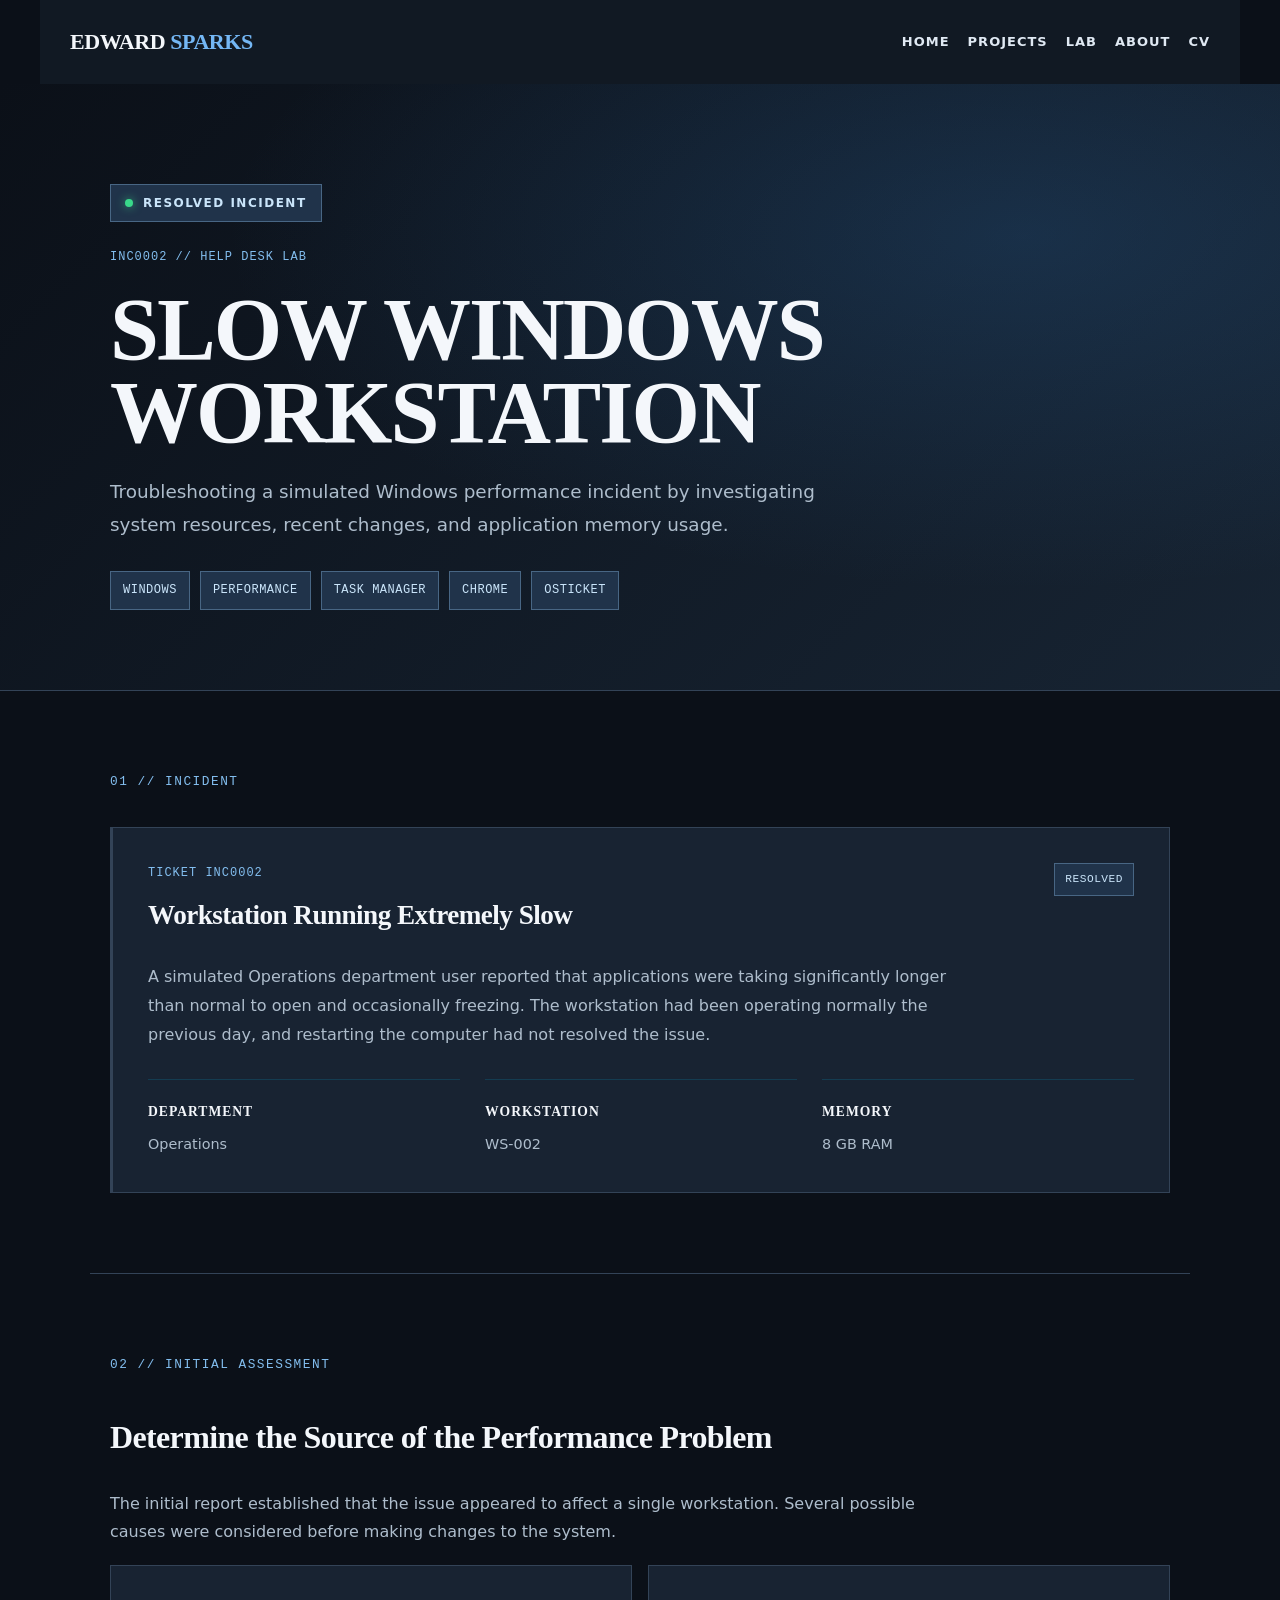
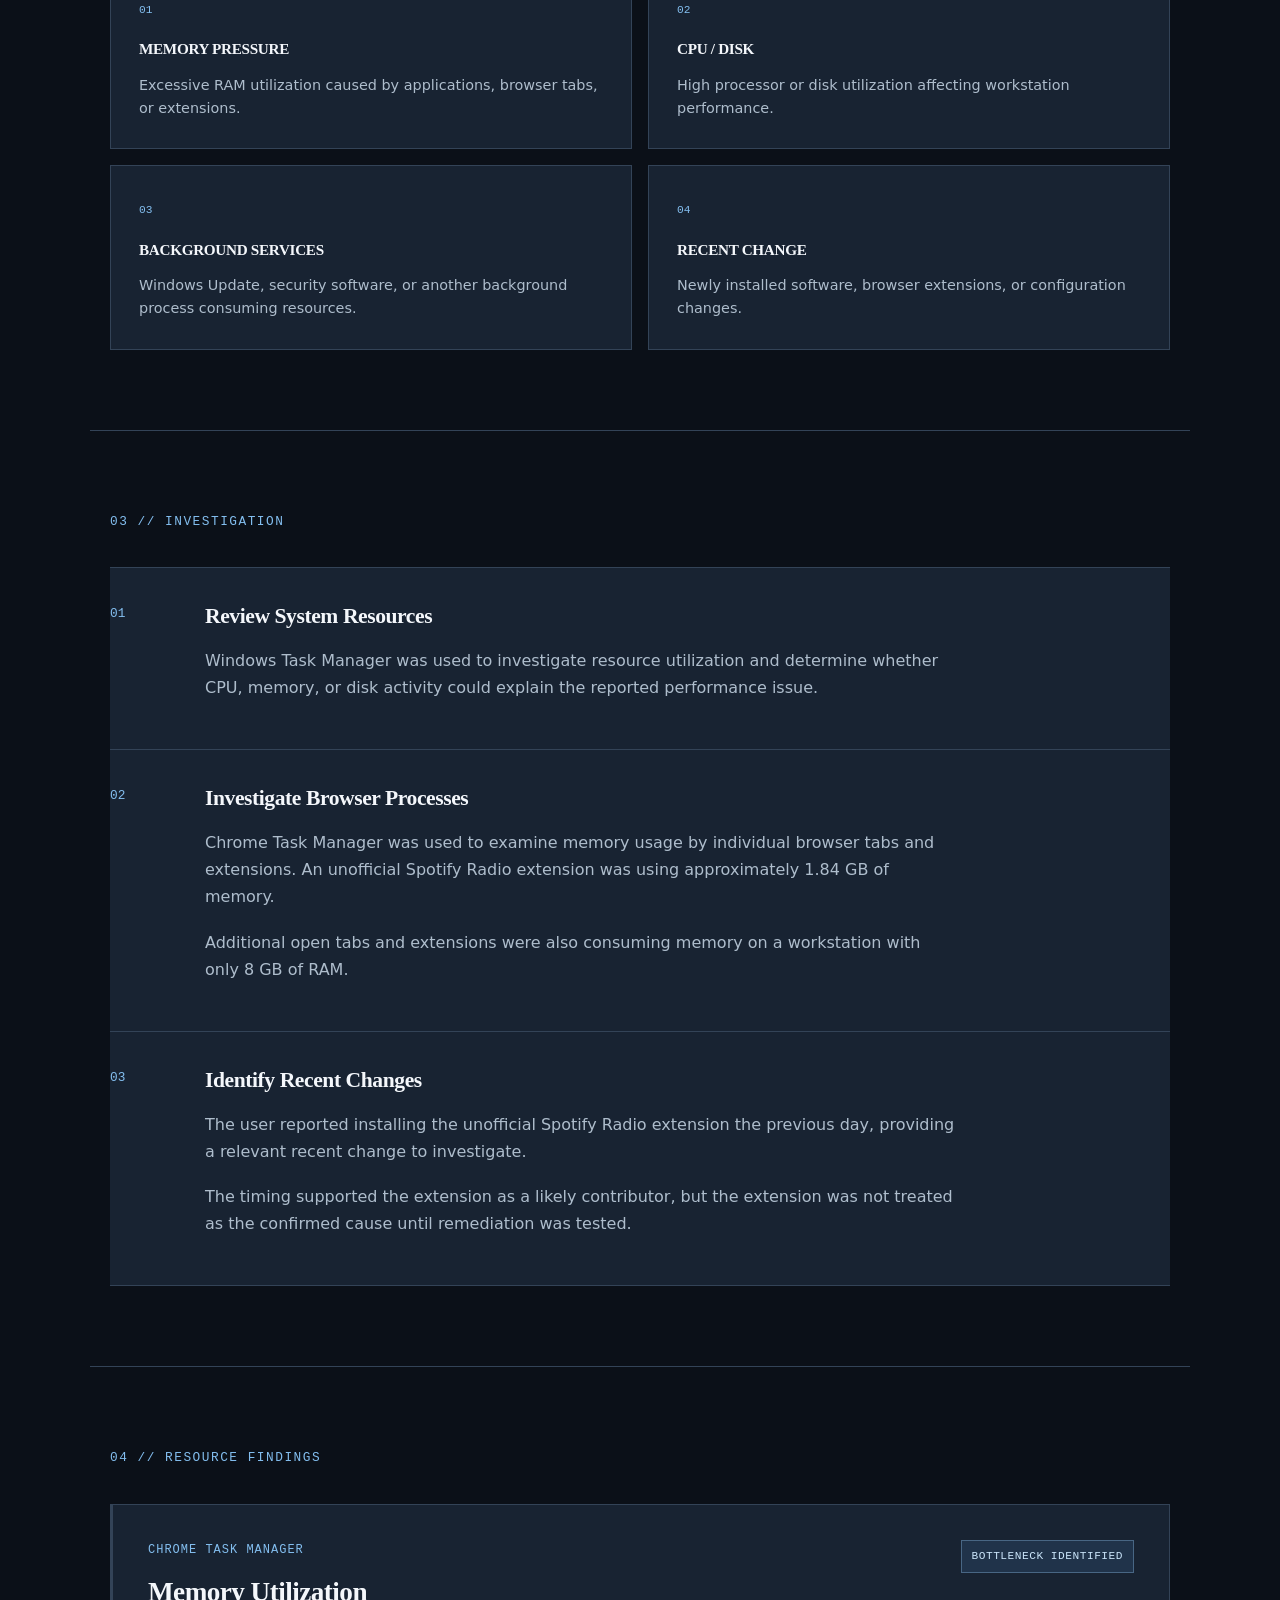
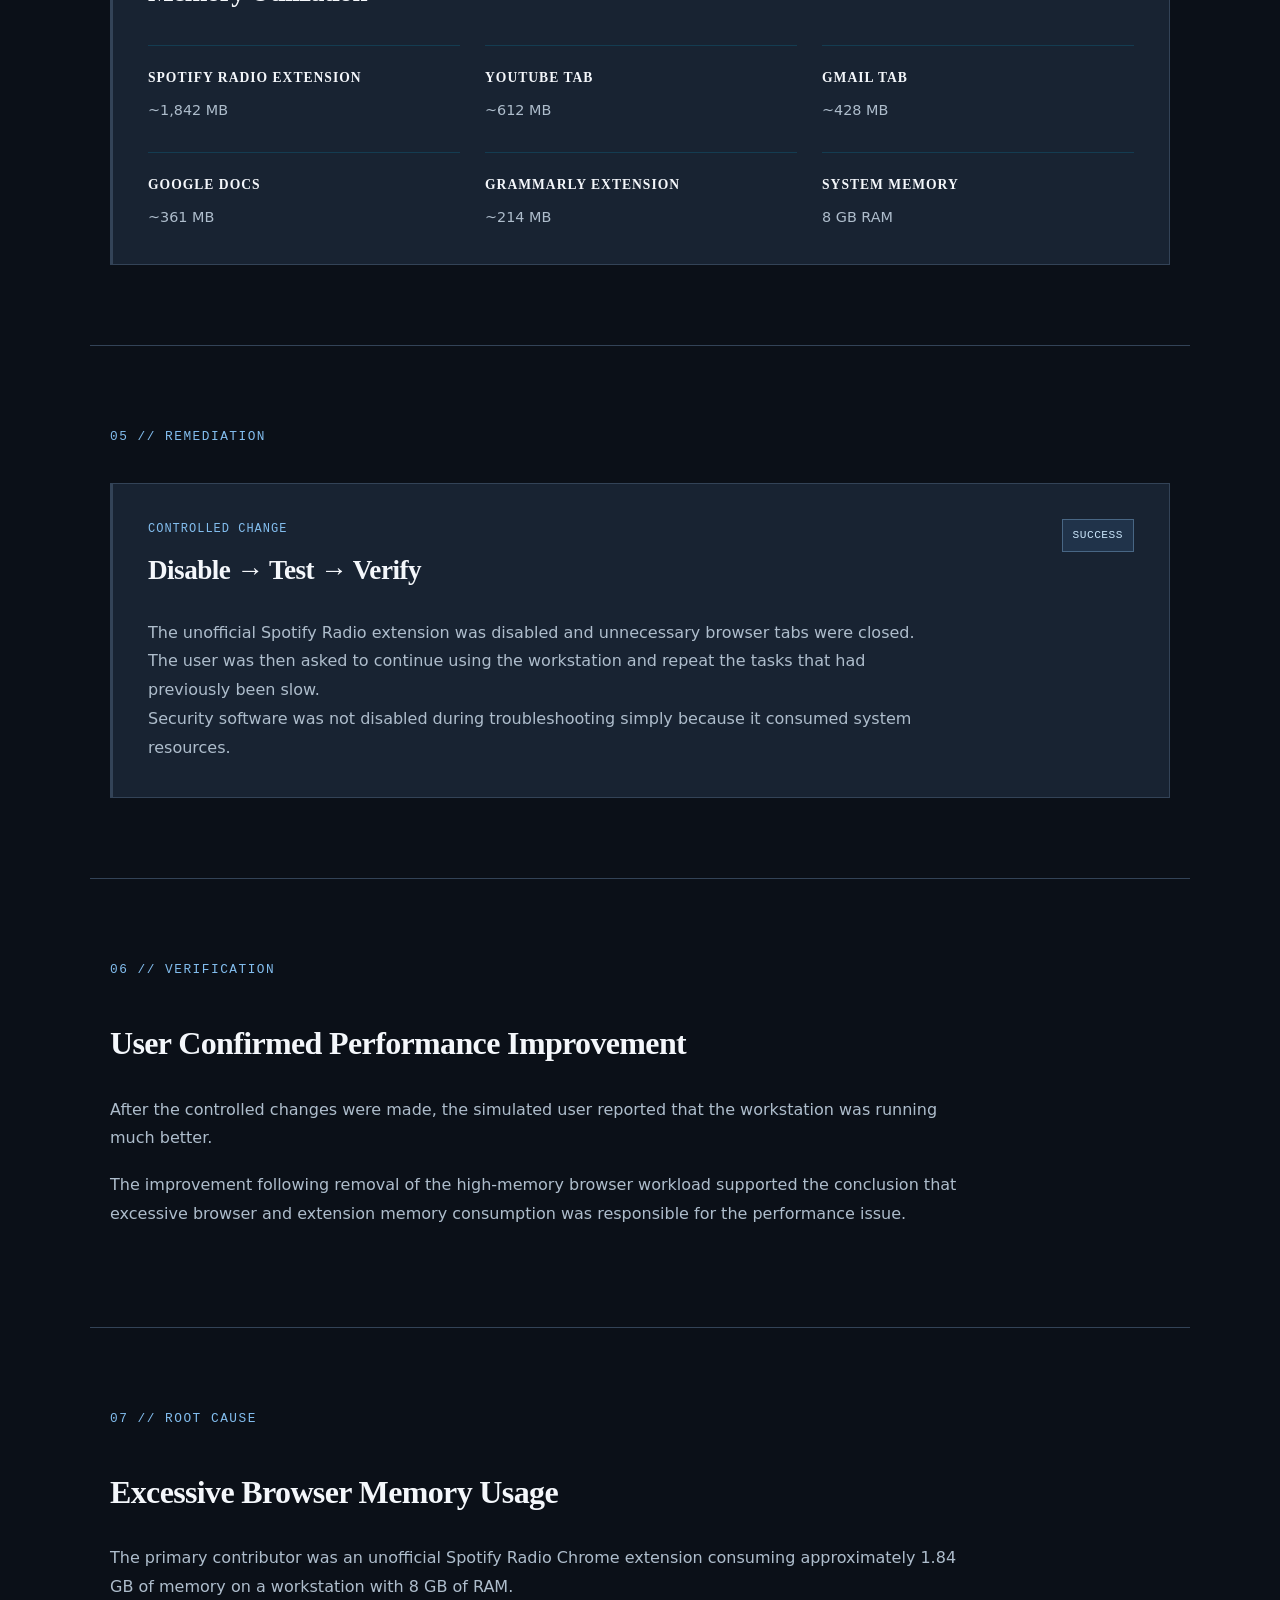
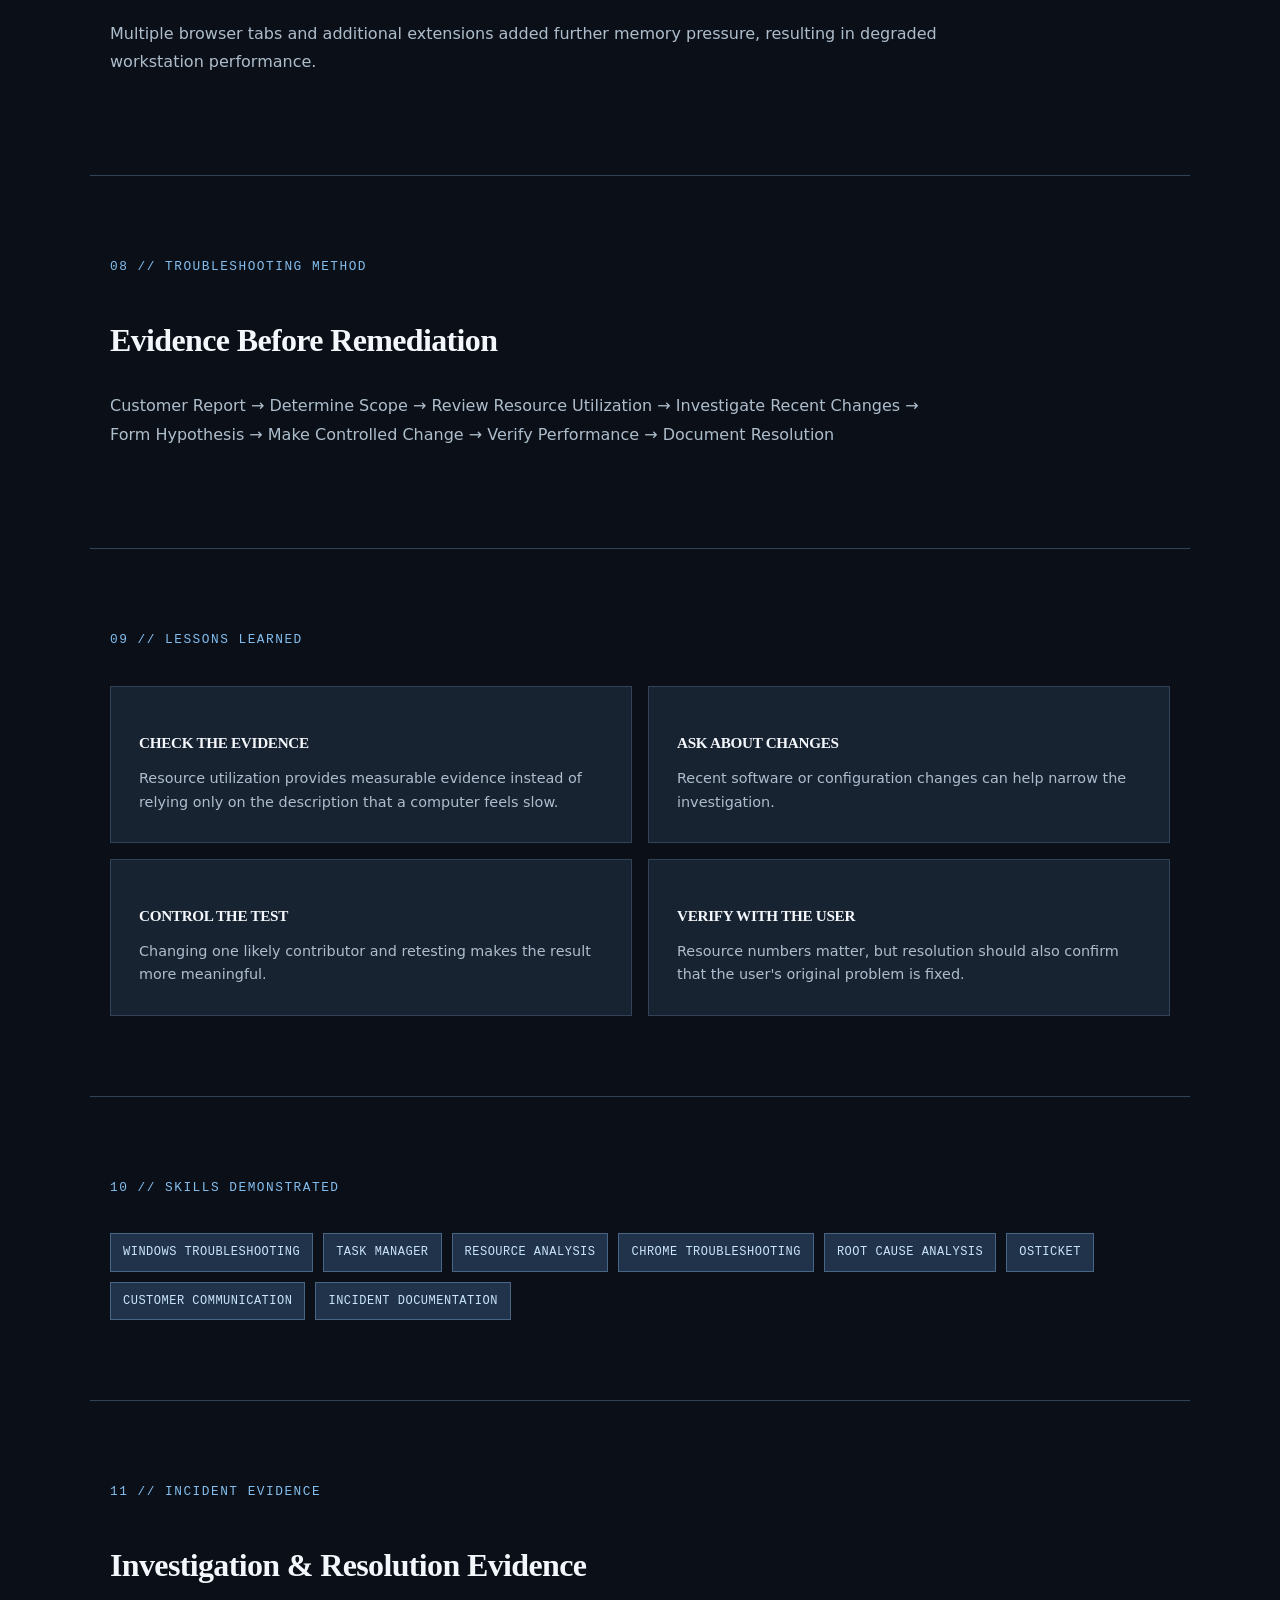
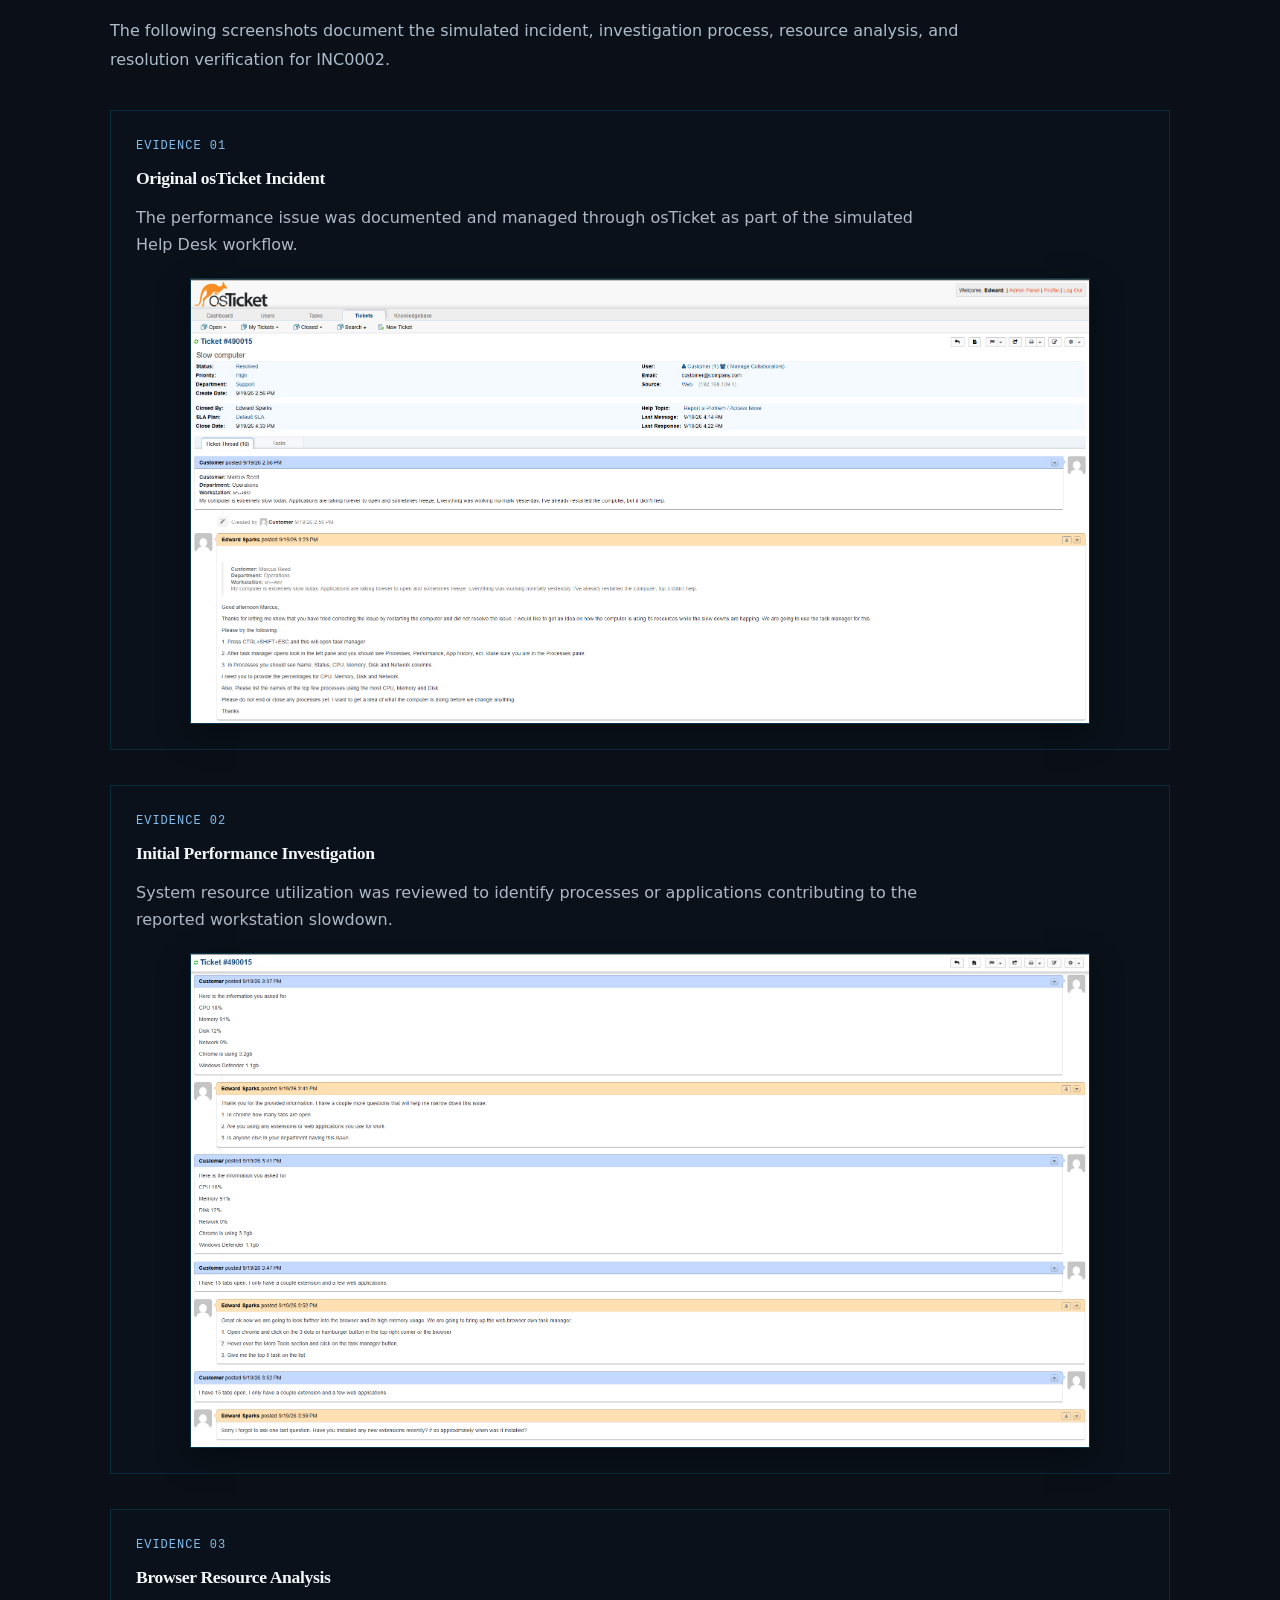
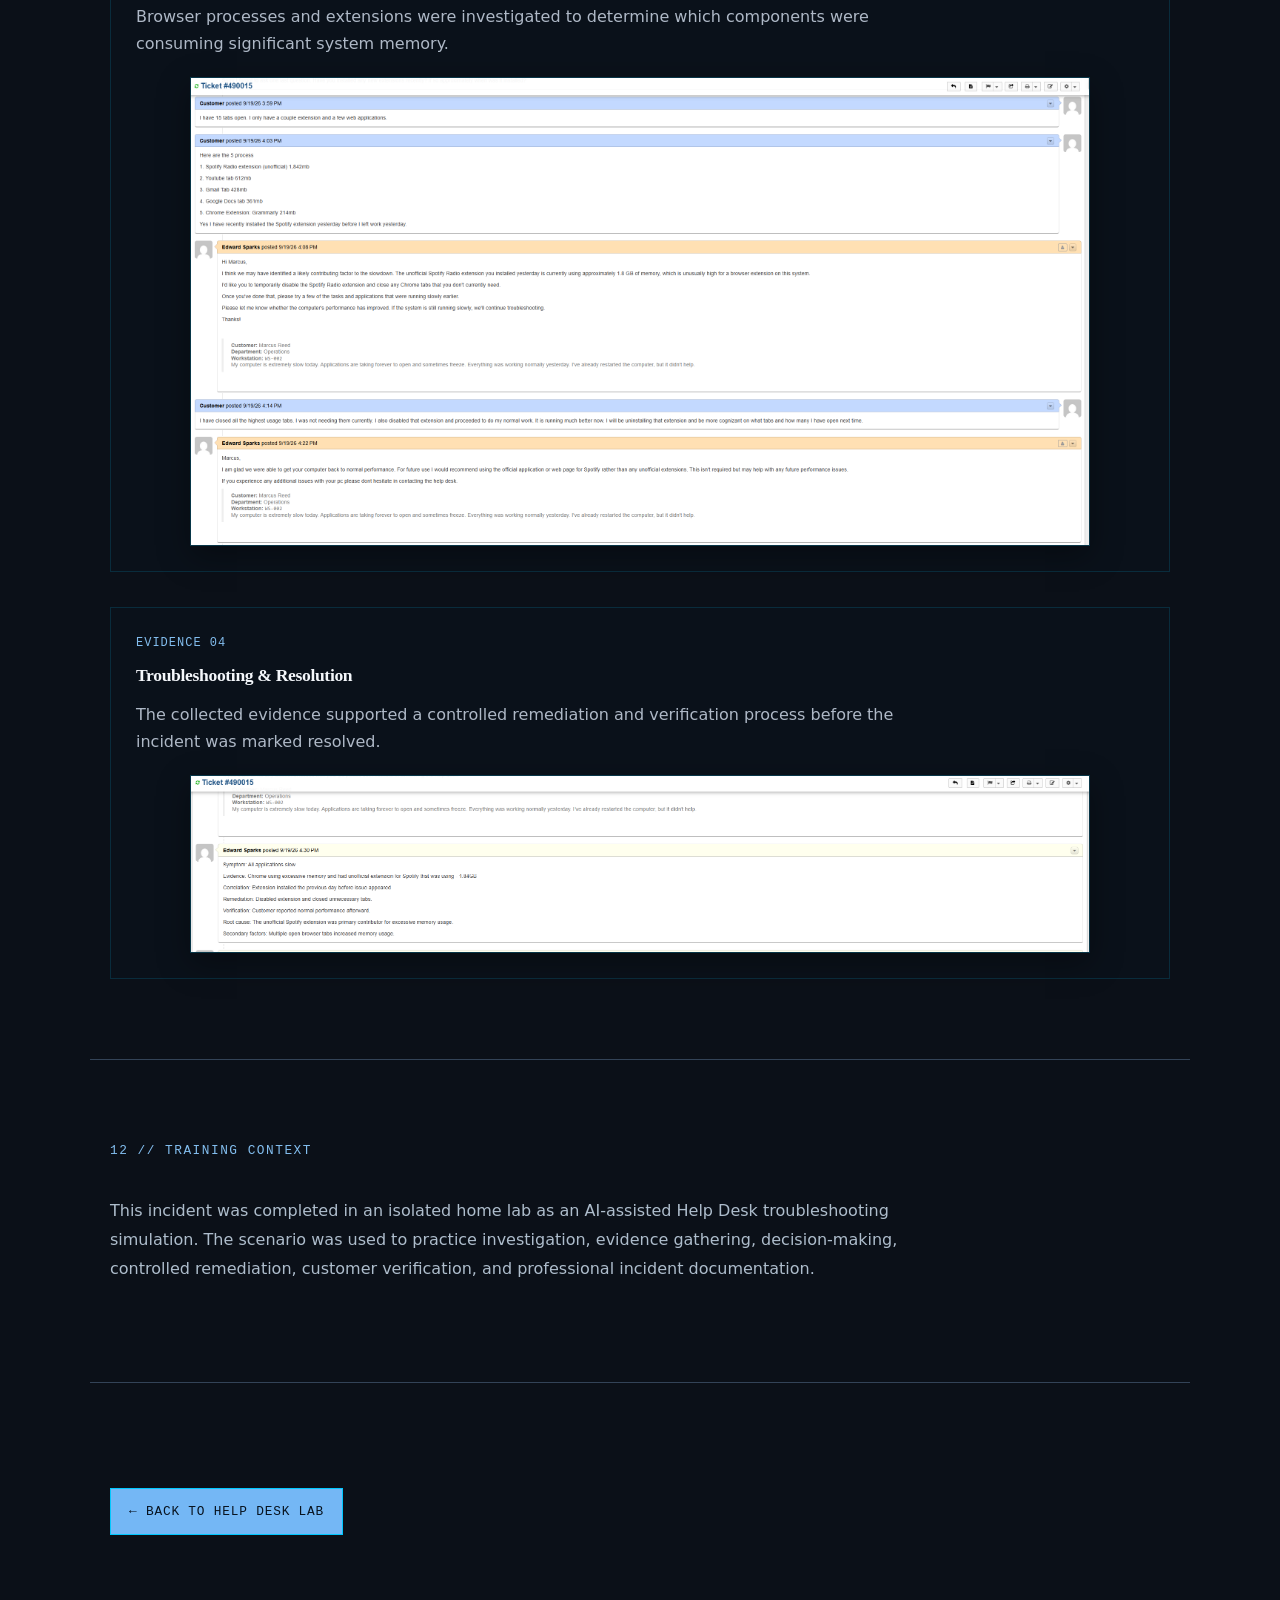
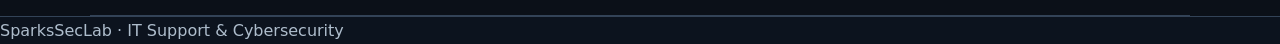
<file: projects/helpdesk/slow-pc.html>
<!DOCTYPE html>
<html lang="en">

<head>
    <meta charset="UTF-8">
    <meta name="viewport" content="width=device-width, initial-scale=1.0">

    <title>INC0002 — Slow PC | SparksSecLab</title>

    <link rel="stylesheet" href="../../style.css">
<link rel="stylesheet" href="../../assets/redesign.css"></head>

<body>

<nav class="navbar">

    <div class="logo">
        EDWARD<span> SPARKS</span>
    </div>

    <div class="nav-links">
        <a href="../../">HOME</a>
        <a href="../">PROJECTS</a>
        <a href="../../lab/">LAB</a>
        <a href="../../#about">ABOUT</a>
        <a href="../../cv/">CV</a>
    </div>

</nav>


<!-- INCIDENT HERO -->

<header class="cv-hero">

    <div class="cv-hero-inner">

        <div class="status">
            <span class="status-dot"></span>
            RESOLVED INCIDENT
        </div>

        <div class="cv-meta">
            INC0002 // HELP DESK LAB
        </div>

        <h1>SLOW WINDOWS<br>WORKSTATION</h1>

        <p class="cv-lead">
            Troubleshooting a simulated Windows performance incident
            by investigating system resources, recent changes, and
            application memory usage.
        </p>

        <div class="cv-quick-info">
            <span>WINDOWS</span>
            <span>PERFORMANCE</span>
            <span>TASK MANAGER</span>
            <span>CHROME</span>
            <span>OSTICKET</span>
        </div>

    </div>

</header>


<main class="cv-main">


    <!-- INCIDENT -->

    <section class="cv-section">

        <div class="cv-section-label">
            01 // INCIDENT
        </div>

        <article class="cv-experience">

            <div class="cv-experience-header">

                <div>
                    <div class="cv-meta">
                        TICKET INC0002
                    </div>

                    <h2>Workstation Running Extremely Slow</h2>
                </div>

                <span class="cv-status">
                    RESOLVED
                </span>

            </div>

            <p>
                A simulated Operations department user reported that
                applications were taking significantly longer than
                normal to open and occasionally freezing. The
                workstation had been operating normally the previous
                day, and restarting the computer had not resolved the
                issue.
            </p>

            <div class="cv-experience-grid">

                <div>
                    <h3>DEPARTMENT</h3>
                    <p>Operations</p>
                </div>

                <div>
                    <h3>WORKSTATION</h3>
                    <p>WS-002</p>
                </div>

                <div>
                    <h3>MEMORY</h3>
                    <p>8 GB RAM</p>
                </div>

            </div>

        </article>

    </section>


    <!-- INITIAL ASSESSMENT -->

    <section class="cv-section">

        <div class="cv-section-label">
            02 // INITIAL ASSESSMENT
        </div>

        <div class="cv-profile">

            <h2>Determine the Source of the Performance Problem</h2>

            <p>
                The initial report established that the issue appeared
                to affect a single workstation. Several possible causes
                were considered before making changes to the system.
            </p>

        </div>

        <div class="cv-skill-grid">

            <div class="cv-skill-panel">
                <span class="cv-skill-number">01</span>
                <h3>MEMORY PRESSURE</h3>
                <p>
                    Excessive RAM utilization caused by applications,
                    browser tabs, or extensions.
                </p>
            </div>

            <div class="cv-skill-panel">
                <span class="cv-skill-number">02</span>
                <h3>CPU / DISK</h3>
                <p>
                    High processor or disk utilization affecting
                    workstation performance.
                </p>
            </div>

            <div class="cv-skill-panel">
                <span class="cv-skill-number">03</span>
                <h3>BACKGROUND SERVICES</h3>
                <p>
                    Windows Update, security software, or another
                    background process consuming resources.
                </p>
            </div>

            <div class="cv-skill-panel">
                <span class="cv-skill-number">04</span>
                <h3>RECENT CHANGE</h3>
                <p>
                    Newly installed software, browser extensions, or
                    configuration changes.
                </p>
            </div>

        </div>

    </section>


    <!-- INVESTIGATION -->

    <section class="cv-section">

        <div class="cv-section-label">
            03 // INVESTIGATION
        </div>

        <div class="cv-project-list">

            <article class="cv-project">

                <div class="cv-project-number">
                    01
                </div>

                <div class="cv-project-content">

                    <h2>Review System Resources</h2>

                    <p>
                        Windows Task Manager was used to investigate
                        resource utilization and determine whether CPU,
                        memory, or disk activity could explain the
                        reported performance issue.
                    </p>

                </div>

            </article>


            <article class="cv-project">

                <div class="cv-project-number">
                    02
                </div>

                <div class="cv-project-content">

                    <h2>Investigate Browser Processes</h2>

                    <p>
                        Chrome Task Manager was used to examine memory
                        usage by individual browser tabs and extensions.
                        An unofficial Spotify Radio extension was using
                        approximately 1.84 GB of memory.
                    </p>

                    <p>
                        Additional open tabs and extensions were also
                        consuming memory on a workstation with only
                        8 GB of RAM.
                    </p>

                </div>

            </article>


            <article class="cv-project">

                <div class="cv-project-number">
                    03
                </div>

                <div class="cv-project-content">

                    <h2>Identify Recent Changes</h2>

                    <p>
                        The user reported installing the unofficial
                        Spotify Radio extension the previous day,
                        providing a relevant recent change to investigate.
                    </p>

                    <p>
                        The timing supported the extension as a likely
                        contributor, but the extension was not treated
                        as the confirmed cause until remediation was
                        tested.
                    </p>

                </div>

            </article>

        </div>

    </section>


    <!-- FINDINGS -->

    <section class="cv-section">

        <div class="cv-section-label">
            04 // RESOURCE FINDINGS
        </div>

        <article class="cv-experience">

            <div class="cv-experience-header">

                <div>
                    <div class="cv-meta">
                        CHROME TASK MANAGER
                    </div>

                    <h2>Memory Utilization</h2>
                </div>

                <span class="cv-status">
                    BOTTLENECK IDENTIFIED
                </span>

            </div>

            <div class="cv-experience-grid">

                <div>
                    <h3>SPOTIFY RADIO EXTENSION</h3>
                    <p>~1,842 MB</p>
                </div>

                <div>
                    <h3>YOUTUBE TAB</h3>
                    <p>~612 MB</p>
                </div>

                <div>
                    <h3>GMAIL TAB</h3>
                    <p>~428 MB</p>
                </div>

            </div>

            <div class="cv-experience-grid">

                <div>
                    <h3>GOOGLE DOCS</h3>
                    <p>~361 MB</p>
                </div>

                <div>
                    <h3>GRAMMARLY EXTENSION</h3>
                    <p>~214 MB</p>
                </div>

                <div>
                    <h3>SYSTEM MEMORY</h3>
                    <p>8 GB RAM</p>
                </div>

            </div>

        </article>

    </section>


    <!-- REMEDIATION -->

    <section class="cv-section">

        <div class="cv-section-label">
            05 // REMEDIATION
        </div>

        <article class="cv-experience">

            <div class="cv-experience-header">

                <div>
                    <div class="cv-meta">
                        CONTROLLED CHANGE
                    </div>

                    <h2>Disable → Test → Verify</h2>
                </div>

                <span class="cv-status">
                    SUCCESS
                </span>

            </div>

            <p>
                The unofficial Spotify Radio extension was disabled and
                unnecessary browser tabs were closed. The user was then
                asked to continue using the workstation and repeat the
                tasks that had previously been slow.
            </p>

            <p>
                Security software was not disabled during
                troubleshooting simply because it consumed system
                resources.
            </p>

        </article>

    </section>


    <!-- VERIFICATION -->

    <section class="cv-section">

        <div class="cv-section-label">
            06 // VERIFICATION
        </div>

        <div class="cv-profile">

            <h2>User Confirmed Performance Improvement</h2>

            <p>
                After the controlled changes were made, the simulated
                user reported that the workstation was running much
                better.
            </p>

            <p>
                The improvement following removal of the high-memory
                browser workload supported the conclusion that excessive
                browser and extension memory consumption was responsible
                for the performance issue.
            </p>

        </div>

    </section>


    <!-- ROOT CAUSE -->

    <section class="cv-section">

        <div class="cv-section-label">
            07 // ROOT CAUSE
        </div>

        <div class="cv-profile">

            <h2>Excessive Browser Memory Usage</h2>

            <p>
                The primary contributor was an unofficial Spotify Radio
                Chrome extension consuming approximately 1.84 GB of
                memory on a workstation with 8 GB of RAM.
            </p>

            <p>
                Multiple browser tabs and additional extensions added
                further memory pressure, resulting in degraded
                workstation performance.
            </p>

        </div>

    </section>


    <!-- METHOD -->

    <section class="cv-section">

        <div class="cv-section-label">
            08 // TROUBLESHOOTING METHOD
        </div>

        <div class="cv-profile">

            <h2>Evidence Before Remediation</h2>

            <p>
                Customer Report → Determine Scope → Review Resource
                Utilization → Investigate Recent Changes → Form
                Hypothesis → Make Controlled Change → Verify
                Performance → Document Resolution
            </p>

        </div>

    </section>


    <!-- LESSONS -->

    <section class="cv-section">

        <div class="cv-section-label">
            09 // LESSONS LEARNED
        </div>

        <div class="cv-skill-grid">

            <div class="cv-skill-panel">
                <h3>CHECK THE EVIDENCE</h3>
                <p>
                    Resource utilization provides measurable evidence
                    instead of relying only on the description that a
                    computer feels slow.
                </p>
            </div>

            <div class="cv-skill-panel">
                <h3>ASK ABOUT CHANGES</h3>
                <p>
                    Recent software or configuration changes can help
                    narrow the investigation.
                </p>
            </div>

            <div class="cv-skill-panel">
                <h3>CONTROL THE TEST</h3>
                <p>
                    Changing one likely contributor and retesting makes
                    the result more meaningful.
                </p>
            </div>

            <div class="cv-skill-panel">
                <h3>VERIFY WITH THE USER</h3>
                <p>
                    Resource numbers matter, but resolution should also
                    confirm that the user's original problem is fixed.
                </p>
            </div>

        </div>

    </section>


    <!-- SKILLS -->

    <section class="cv-section">

        <div class="cv-section-label">
            10 // SKILLS DEMONSTRATED
        </div>

        <div class="cv-quick-info">
            <span>WINDOWS TROUBLESHOOTING</span>
            <span>TASK MANAGER</span>
            <span>RESOURCE ANALYSIS</span>
            <span>CHROME TROUBLESHOOTING</span>
            <span>ROOT CAUSE ANALYSIS</span>
            <span>OSTICKET</span>
            <span>CUSTOMER COMMUNICATION</span>
            <span>INCIDENT DOCUMENTATION</span>
        </div>

    </section>
<!-- INCIDENT EVIDENCE -->

<section class="cv-section">

    <div class="cv-section-label">
        11 // INCIDENT EVIDENCE
    </div>

    <div class="cv-profile">

        <h2>Investigation & Resolution Evidence</h2>

        <p>
            The following screenshots document the simulated incident,
            investigation process, resource analysis, and resolution
            verification for INC0002.
        </p>

    </div>


    <div class="incident-evidence">

        <div class="cv-meta">
            EVIDENCE 01
        </div>

        <h3>Original osTicket Incident</h3>

        <p>
            The performance issue was documented and managed through
            osTicket as part of the simulated Help Desk workflow.
        </p>

        <img
            src="../../screenshots/helpdesk/slow-pc/OS1.png"
            alt="INC0002 slow workstation incident documented in osTicket"
            class="incident-screenshot"
        >

    </div>


    <div class="incident-evidence">

        <div class="cv-meta">
            EVIDENCE 02
        </div>

        <h3>Initial Performance Investigation</h3>

        <p>
            System resource utilization was reviewed to identify
            processes or applications contributing to the reported
            workstation slowdown.
        </p>

        <img
            src="../../screenshots/helpdesk/slow-pc/OS2.png"
            alt="System resource investigation during INC0002"
            class="incident-screenshot"
        >

    </div>


    <div class="incident-evidence">

        <div class="cv-meta">
            EVIDENCE 03
        </div>

        <h3>Browser Resource Analysis</h3>

        <p>
            Browser processes and extensions were investigated to
            determine which components were consuming significant
            system memory.
        </p>

        <img
            src="../../screenshots/helpdesk/slow-pc/OS3.png"
            alt="Browser resource analysis during INC0002"
            class="incident-screenshot"
        >

    </div>


    <div class="incident-evidence">

        <div class="cv-meta">
            EVIDENCE 04
        </div>

        <h3>Troubleshooting & Resolution</h3>

        <p>
            The collected evidence supported a controlled remediation
            and verification process before the incident was marked
            resolved.
        </p>

        <img
            src="../../screenshots/helpdesk/slow-pc/OS4.png"
            alt="Troubleshooting and resolution evidence for INC0002"
            class="incident-screenshot"
        >

    </div>

</section>

    <!-- TRAINING CONTEXT -->

    <section class="cv-section">

        <div class="cv-section-label">
            12 // TRAINING CONTEXT
        </div>

        <div class="cv-profile">

            <p>
                This incident was completed in an isolated home lab as
                an AI-assisted Help Desk troubleshooting simulation.
                The scenario was used to practice investigation,
                evidence gathering, decision-making, controlled
                remediation, customer verification, and professional
                incident documentation.
            </p>

        </div>

    </section>


    <!-- NAVIGATION -->

    <section class="cv-section">

        <a href="../helpdesk.html" class="cv-resume-button">
            ← BACK TO HELP DESK LAB
        </a>

    </section>


</main>


<footer>

    <p>
        SparksSecLab · IT Support & Cybersecurity
    </p>

</footer>

</body>

</html>
</file>
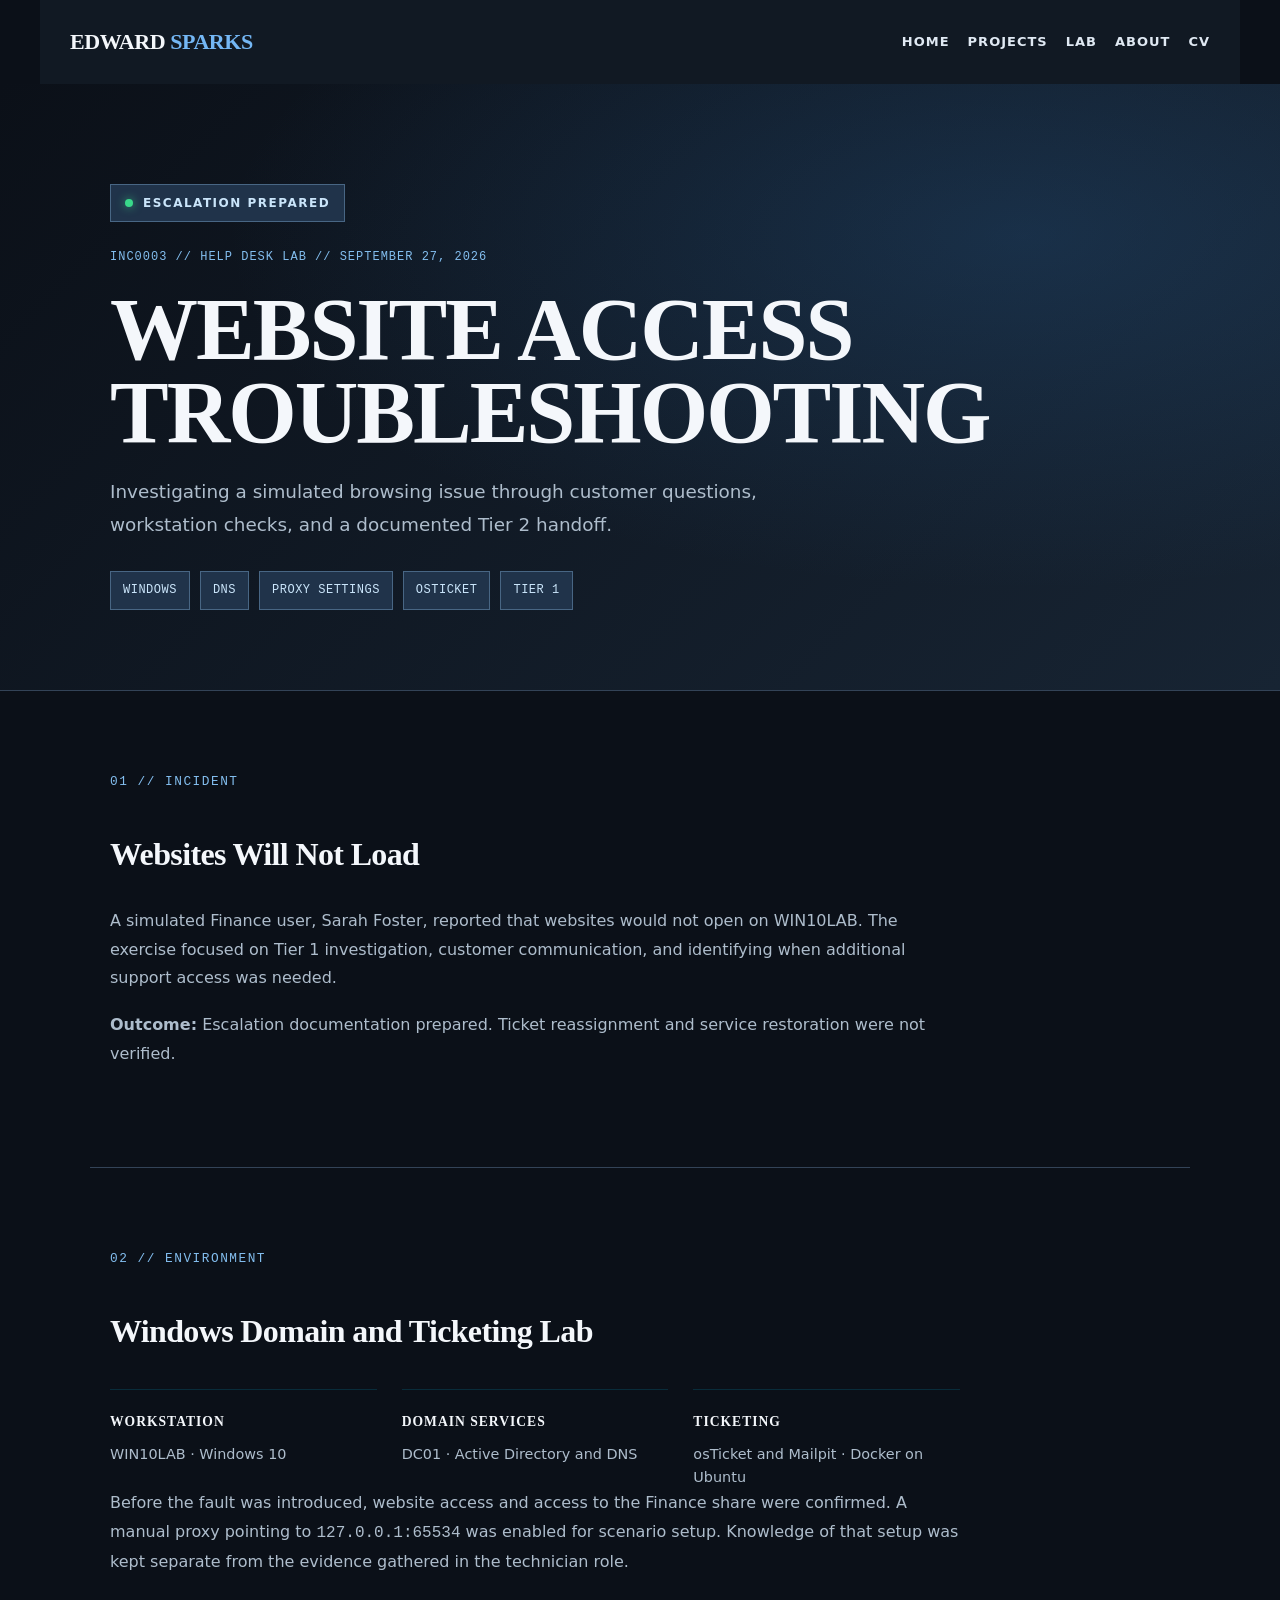
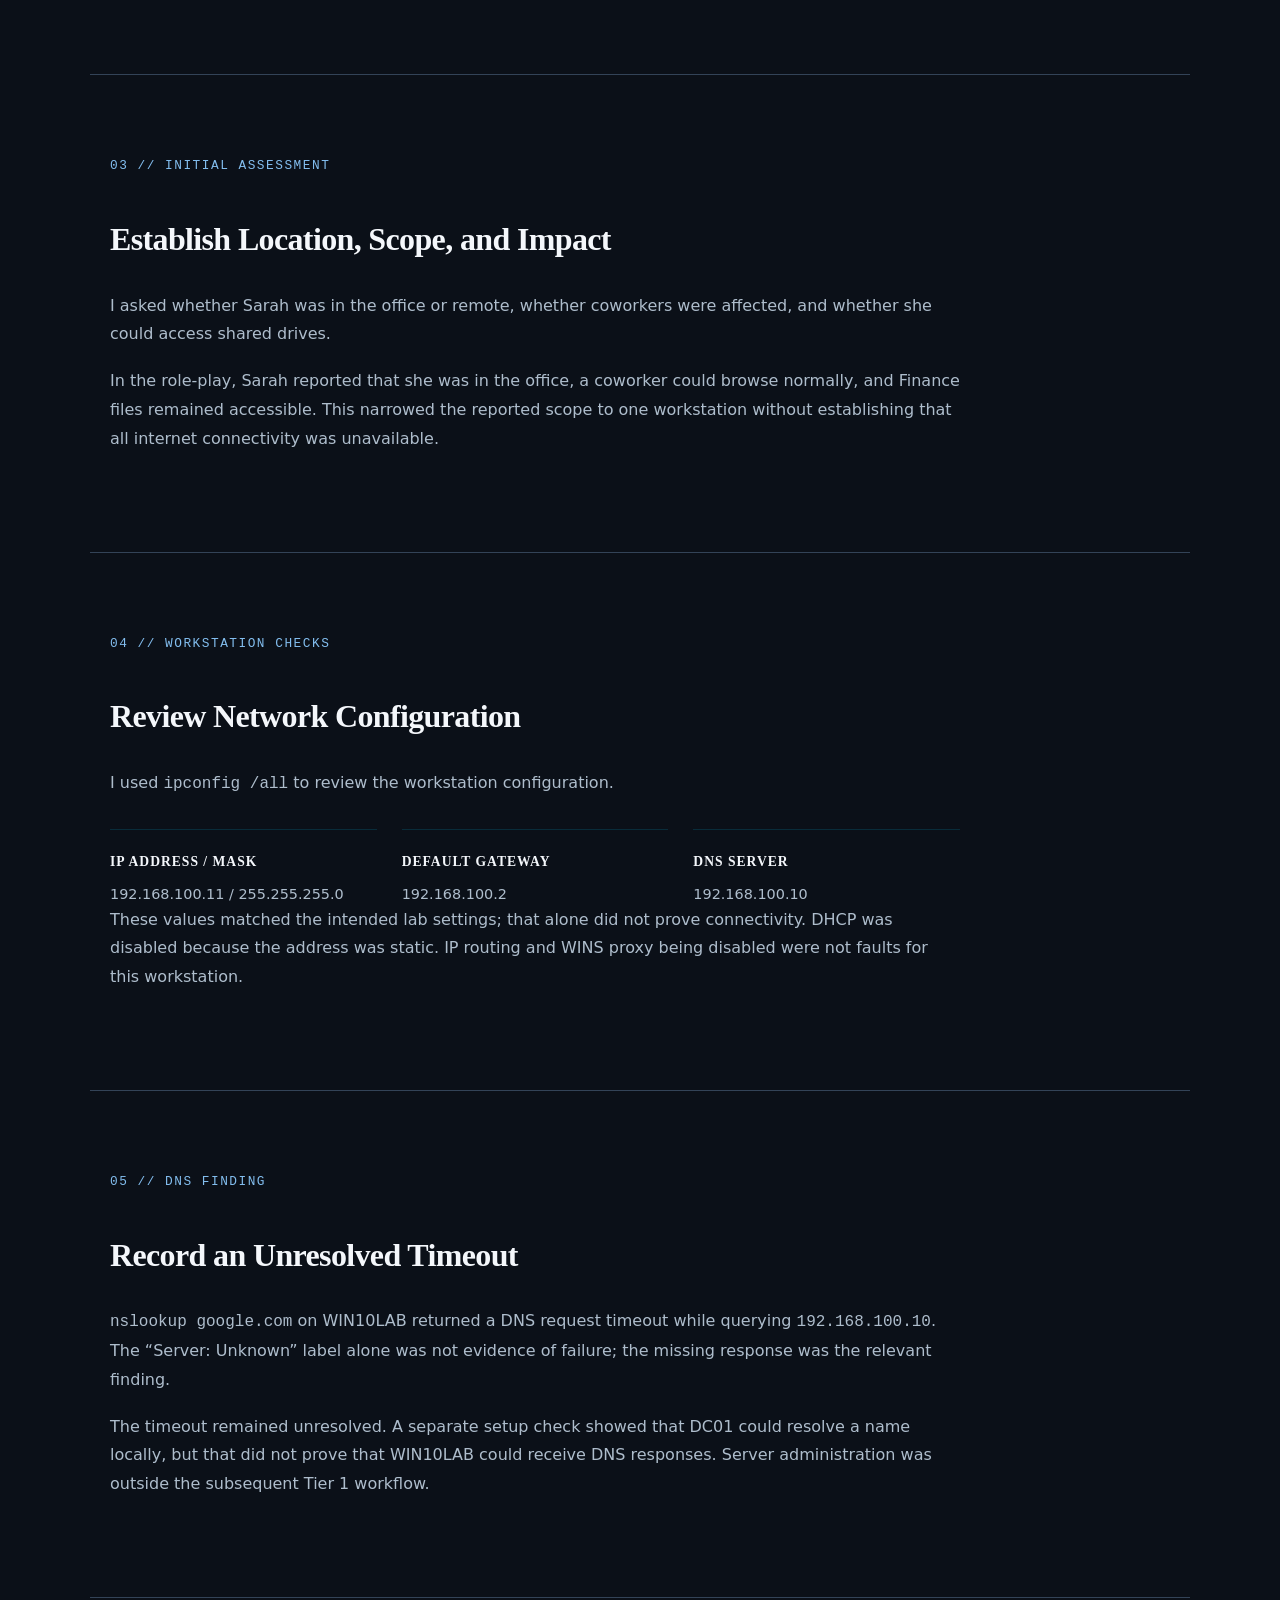
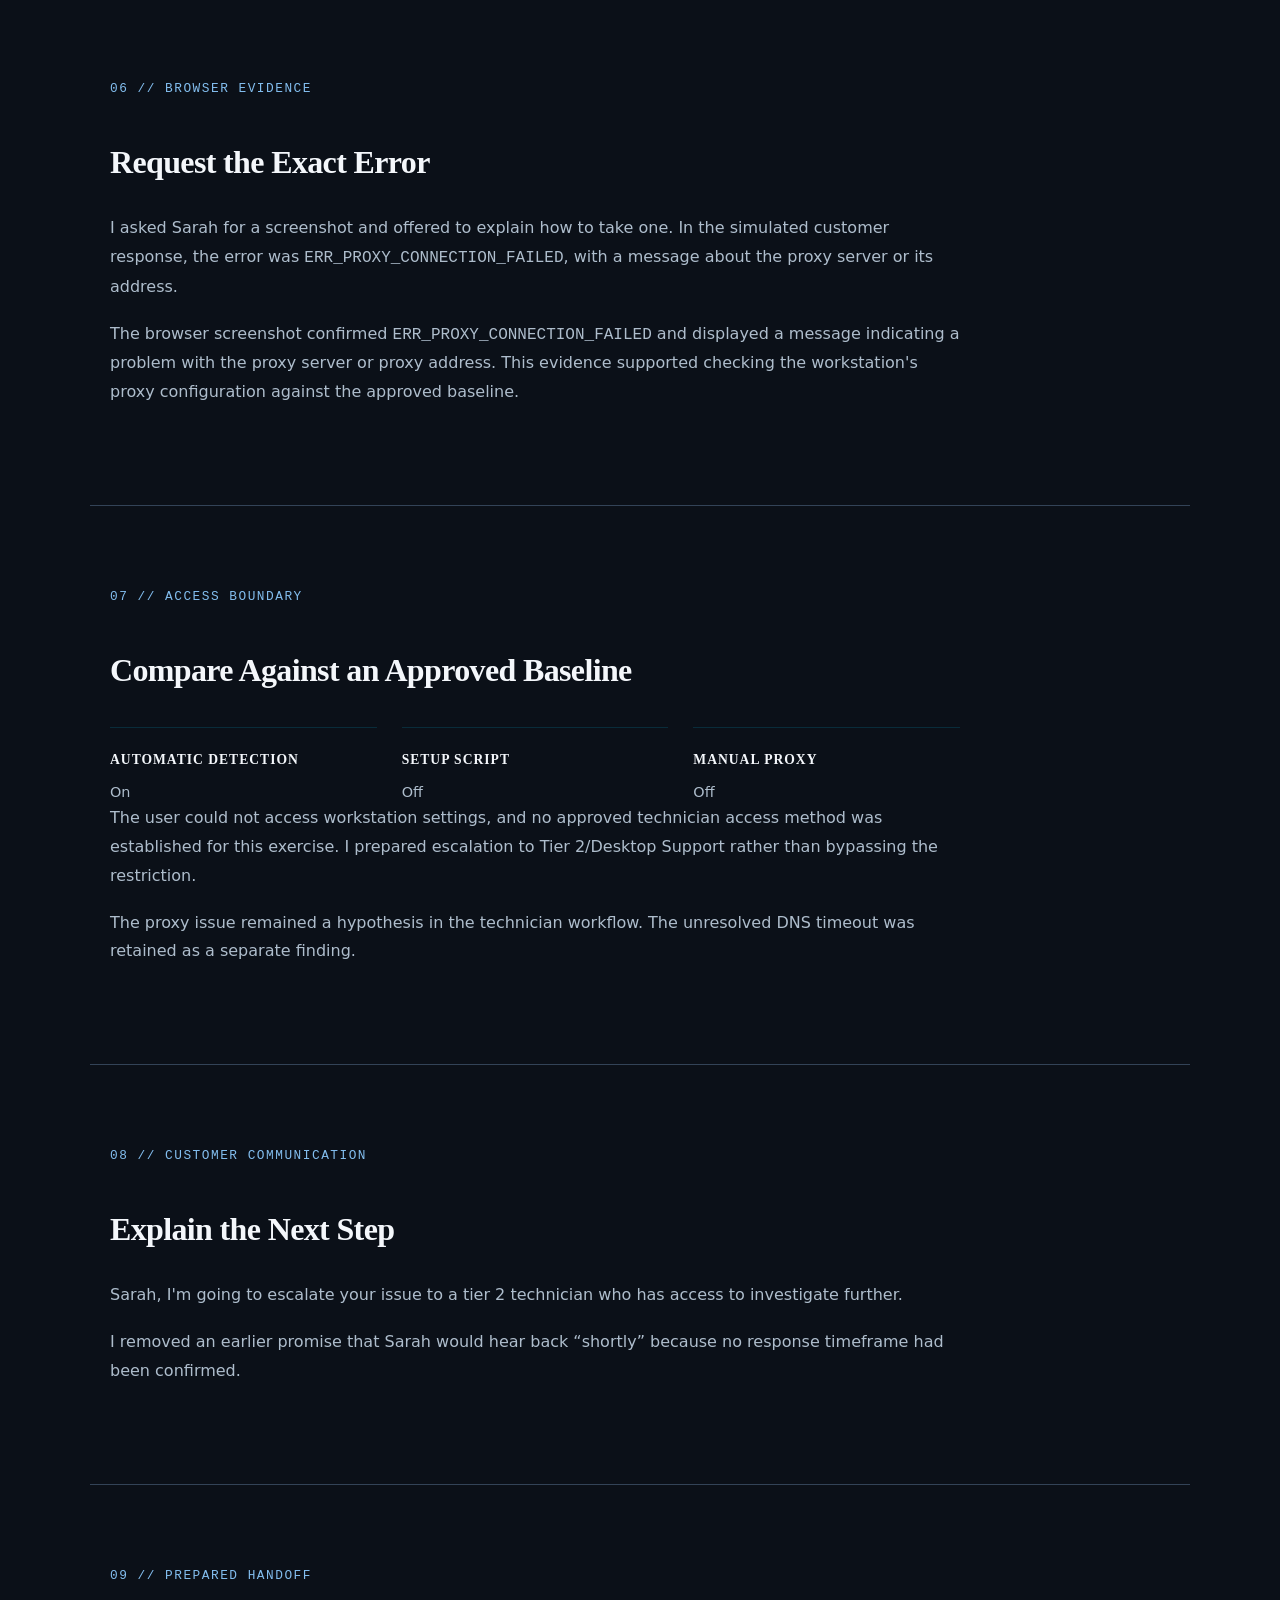
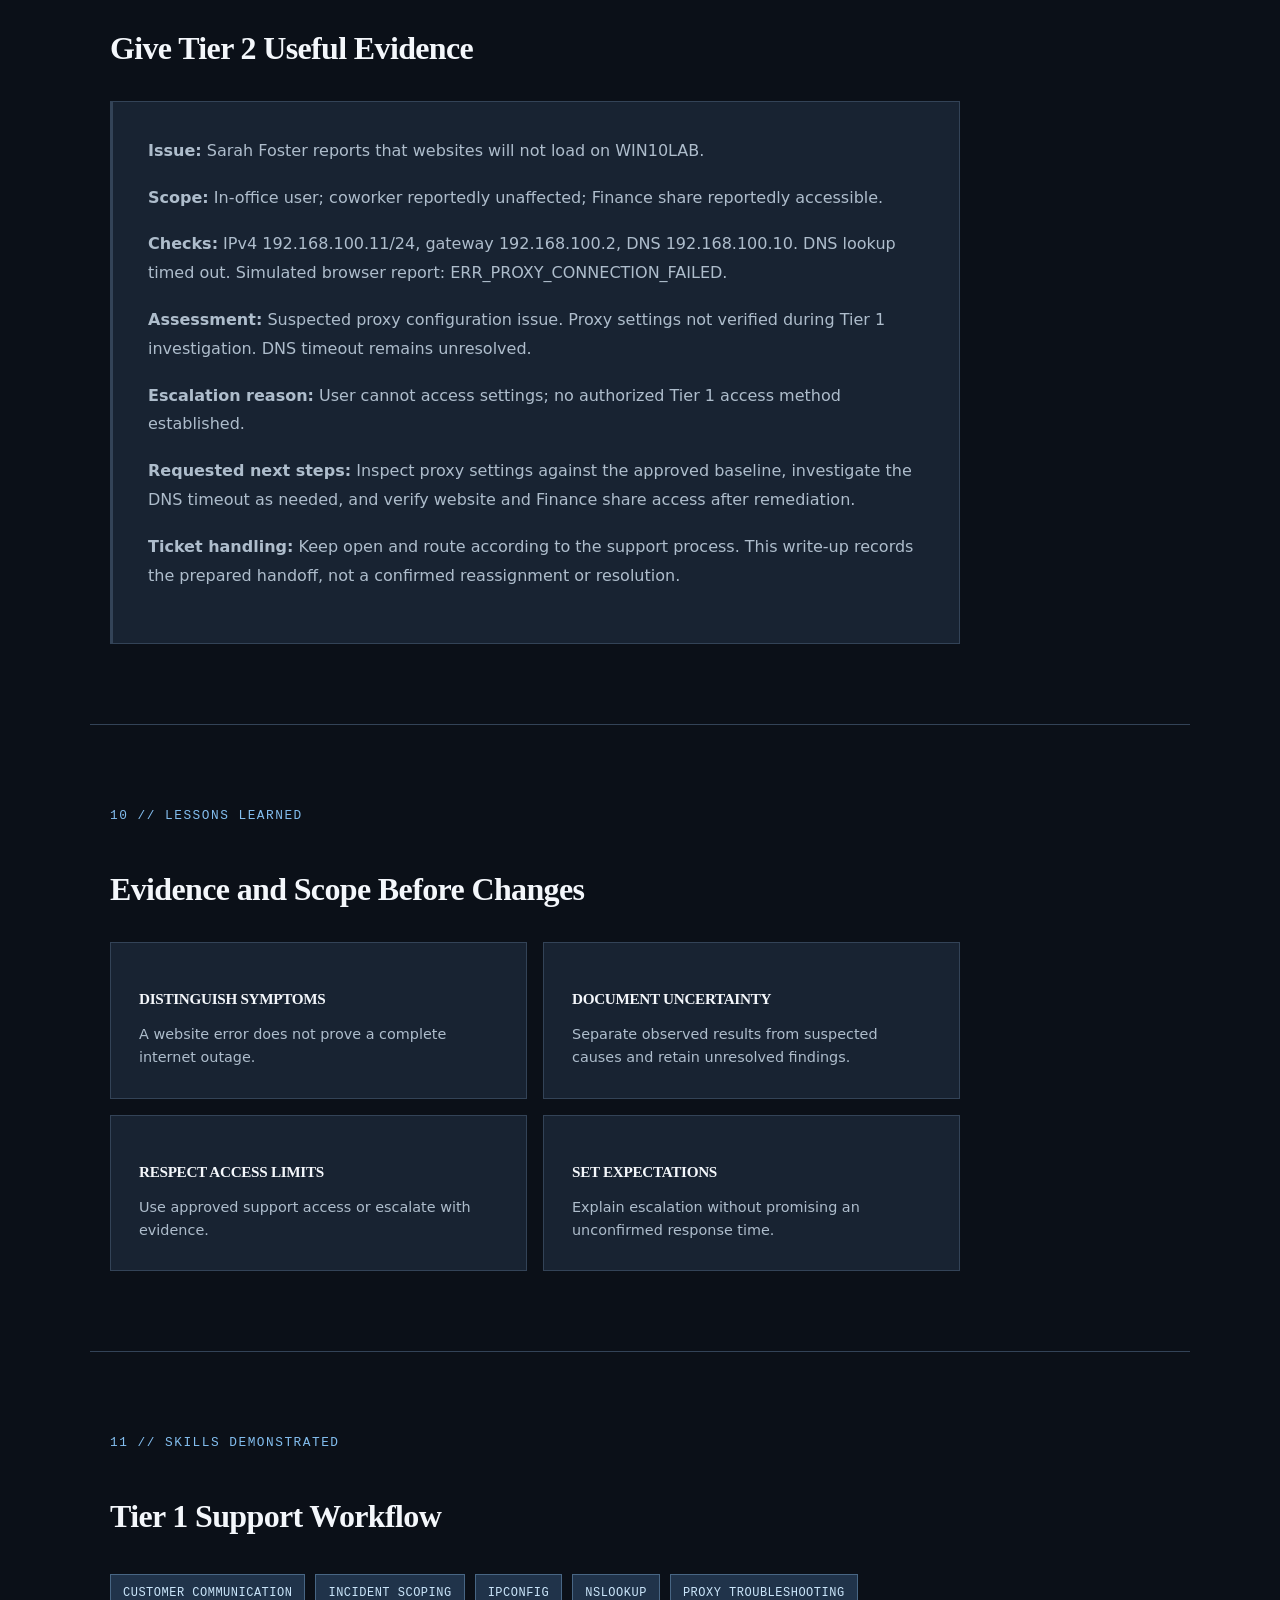
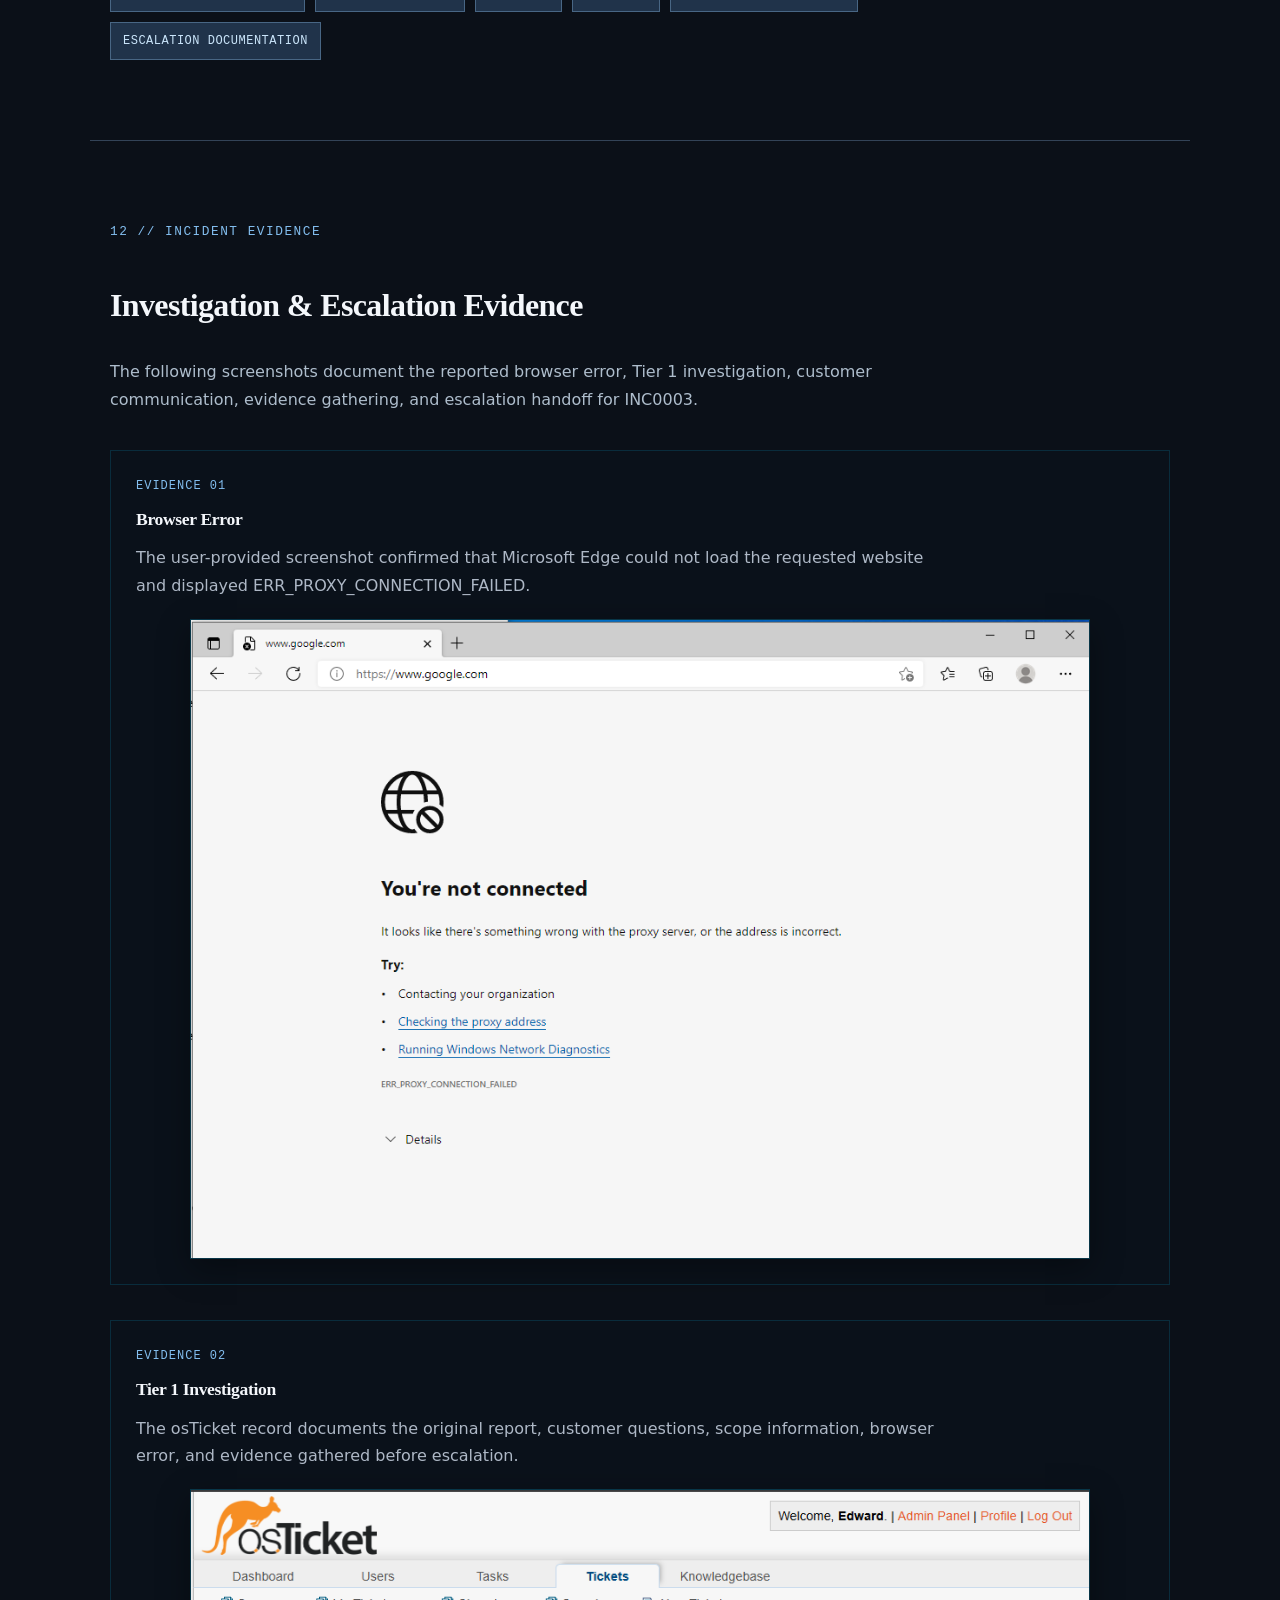
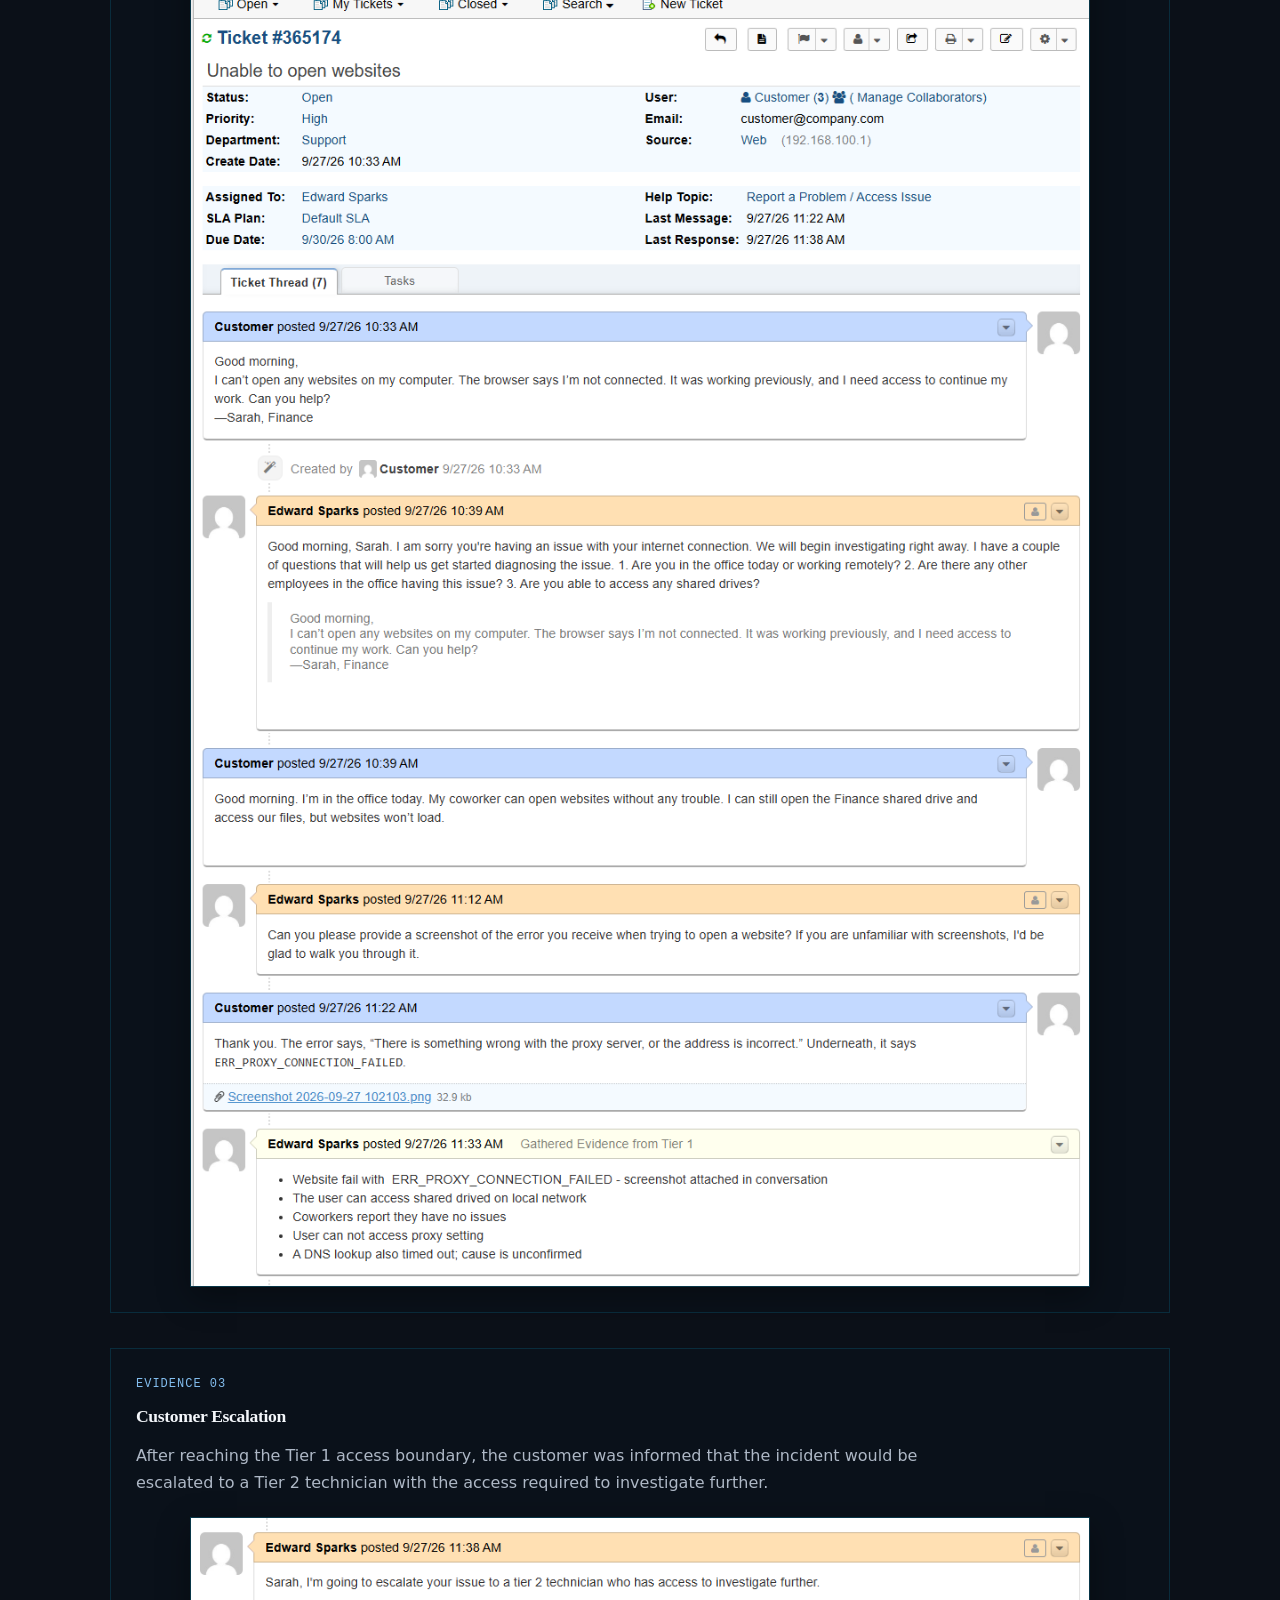
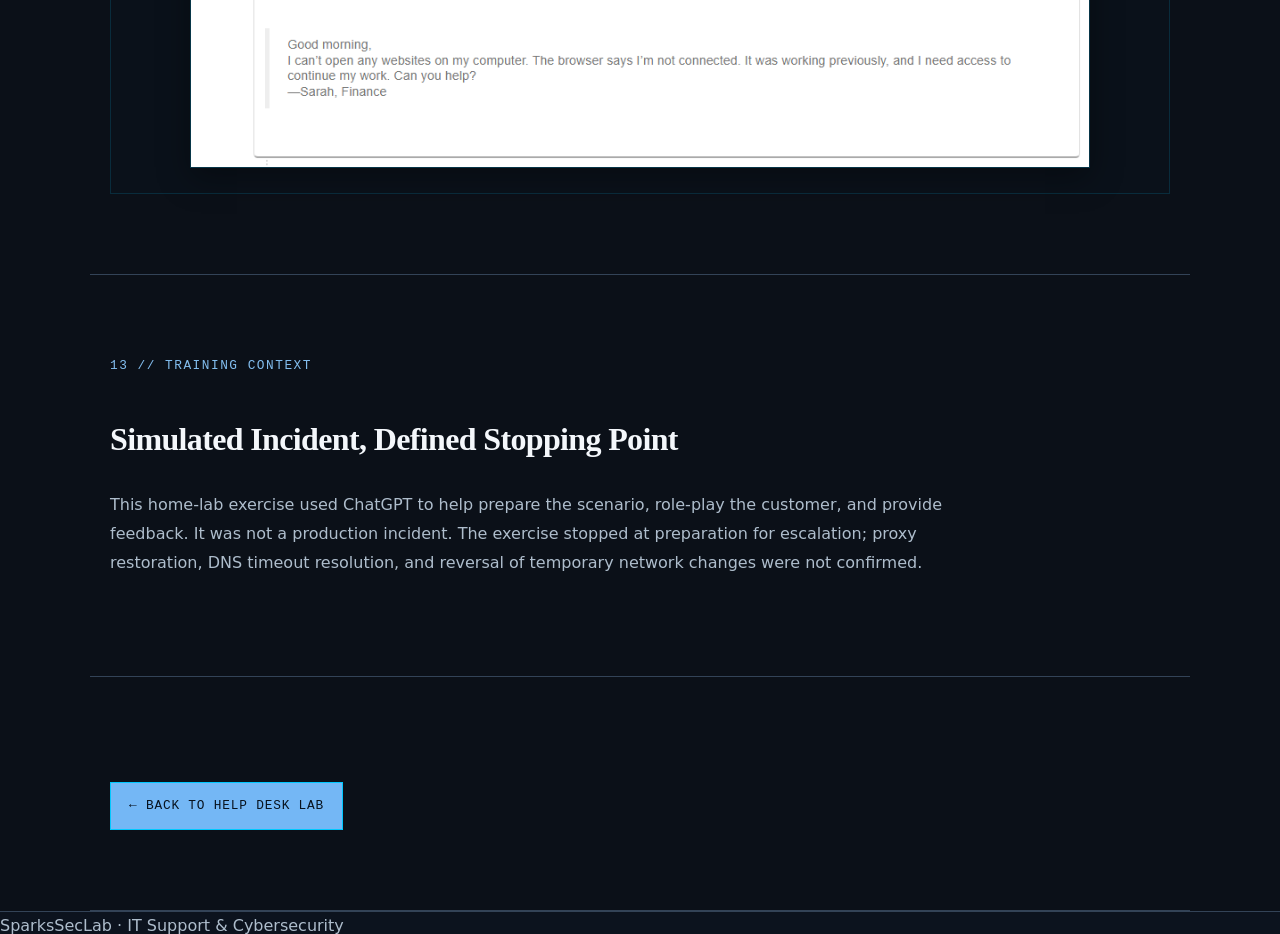
<file: projects/helpdesk/website-access.html>
<!DOCTYPE html>
<html lang="en">

<head>
    <meta charset="UTF-8">
    <meta name="viewport" content="width=device-width, initial-scale=1.0">

    <title>Website Access — Tier 1 Investigation | SparksSecLab</title>

    <link rel="stylesheet" href="../../style.css">
<link rel="stylesheet" href="../../assets/redesign.css"></head>

<body>

<nav class="navbar">

    <div class="logo">
        EDWARD<span> SPARKS</span>
    </div>

    <div class="nav-links">
        <a href="../../">HOME</a>
        <a href="../">PROJECTS</a>
        <a href="../../lab/">LAB</a>
        <a href="../../#about">ABOUT</a>
        <a href="../../cv/">CV</a>
    </div>

</nav>




<header class="cv-hero"><div class="cv-hero-inner">
<div class="status"><span class="status-dot"></span>ESCALATION PREPARED</div>
<div class="cv-meta">INC0003 // HELP DESK LAB // SEPTEMBER 27, 2026</div>
<h1>WEBSITE ACCESS<br>TROUBLESHOOTING</h1>
<p class="cv-lead">Investigating a simulated browsing issue through customer questions, workstation checks, and a documented Tier 2 handoff.</p>
<div class="cv-quick-info"><span>WINDOWS</span><span>DNS</span><span>PROXY SETTINGS</span><span>OSTICKET</span><span>TIER 1</span></div>
</div></header><main class="cv-main">

<section class="cv-section"><div class="cv-section-label">01 // INCIDENT</div><div class="cv-profile"><h2>Websites Will Not Load</h2><p>A simulated Finance user, Sarah Foster, reported that websites would not open on WIN10LAB. The exercise focused on Tier 1 investigation, customer communication, and identifying when additional support access was needed.</p><p><strong>Outcome:</strong> Escalation documentation prepared. Ticket reassignment and service restoration were not verified.</p></div></section>

<section class="cv-section"><div class="cv-section-label">02 // ENVIRONMENT</div><div class="cv-profile"><h2>Windows Domain and Ticketing Lab</h2><div class="cv-experience-grid"><div><h3>WORKSTATION</h3><p>WIN10LAB · Windows 10</p></div><div><h3>DOMAIN SERVICES</h3><p>DC01 · Active Directory and DNS</p></div><div><h3>TICKETING</h3><p>osTicket and Mailpit · Docker on Ubuntu</p></div></div><p>Before the fault was introduced, website access and access to the Finance share were confirmed. A manual proxy pointing to <code>127.0.0.1:65534</code> was enabled for scenario setup. Knowledge of that setup was kept separate from the evidence gathered in the technician role.</p></div></section>

<section class="cv-section"><div class="cv-section-label">03 // INITIAL ASSESSMENT</div><div class="cv-profile"><h2>Establish Location, Scope, and Impact</h2><p>I asked whether Sarah was in the office or remote, whether coworkers were affected, and whether she could access shared drives.</p><p>In the role-play, Sarah reported that she was in the office, a coworker could browse normally, and Finance files remained accessible. This narrowed the reported scope to one workstation without establishing that all internet connectivity was unavailable.</p></div></section>

<section class="cv-section"><div class="cv-section-label">04 // WORKSTATION CHECKS</div><div class="cv-profile"><h2>Review Network Configuration</h2><p>I used <code>ipconfig /all</code> to review the workstation configuration.</p><div class="cv-experience-grid"><div><h3>IP ADDRESS / MASK</h3><p>192.168.100.11 / 255.255.255.0</p></div><div><h3>DEFAULT GATEWAY</h3><p>192.168.100.2</p></div><div><h3>DNS SERVER</h3><p>192.168.100.10</p></div></div><p>These values matched the intended lab settings; that alone did not prove connectivity. DHCP was disabled because the address was static. IP routing and WINS proxy being disabled were not faults for this workstation.</p></div></section>

<section class="cv-section"><div class="cv-section-label">05 // DNS FINDING</div><div class="cv-profile"><h2>Record an Unresolved Timeout</h2><p><code>nslookup google.com</code> on WIN10LAB returned a DNS request timeout while querying <code>192.168.100.10</code>. The “Server: Unknown” label alone was not evidence of failure; the missing response was the relevant finding.</p><p>The timeout remained unresolved. A separate setup check showed that DC01 could resolve a name locally, but that did not prove that WIN10LAB could receive DNS responses. Server administration was outside the subsequent Tier 1 workflow.</p></div></section>

<section class="cv-section"><div class="cv-section-label">06 // BROWSER EVIDENCE</div><div class="cv-profile"><h2>Request the Exact Error</h2><p>I asked Sarah for a screenshot and offered to explain how to take one. In the simulated customer response, the error was <code>ERR_PROXY_CONNECTION_FAILED</code>, with a message about the proxy server or its address.</p><p>The browser screenshot confirmed <code>ERR_PROXY_CONNECTION_FAILED</code> and displayed a message indicating a problem with the proxy server or proxy address. This evidence supported checking the workstation's proxy configuration against the approved baseline.</p></div></section>

<section class="cv-section"><div class="cv-section-label">07 // ACCESS BOUNDARY</div><div class="cv-profile"><h2>Compare Against an Approved Baseline</h2><div class="cv-experience-grid"><div><h3>AUTOMATIC DETECTION</h3><p>On</p></div><div><h3>SETUP SCRIPT</h3><p>Off</p></div><div><h3>MANUAL PROXY</h3><p>Off</p></div></div><p>The user could not access workstation settings, and no approved technician access method was established for this exercise. I prepared escalation to Tier 2/Desktop Support rather than bypassing the restriction.</p><p>The proxy issue remained a hypothesis in the technician workflow. The unresolved DNS timeout was retained as a separate finding.</p></div></section>

<section class="cv-section"><div class="cv-section-label">08 // CUSTOMER COMMUNICATION</div><div class="cv-profile"><h2>Explain the Next Step</h2><blockquote><p>Sarah, I'm going to escalate your issue to a tier 2 technician who has access to investigate further.</p></blockquote><p>I removed an earlier promise that Sarah would hear back “shortly” because no response timeframe had been confirmed.</p></div></section>

<section class="cv-section"><div class="cv-section-label">09 // PREPARED HANDOFF</div><div class="cv-profile"><h2>Give Tier 2 Useful Evidence</h2><article class="cv-experience"><p><strong>Issue:</strong> Sarah Foster reports that websites will not load on WIN10LAB.</p><p><strong>Scope:</strong> In-office user; coworker reportedly unaffected; Finance share reportedly accessible.</p><p><strong>Checks:</strong> IPv4 192.168.100.11/24, gateway 192.168.100.2, DNS 192.168.100.10. DNS lookup timed out. Simulated browser report: ERR_PROXY_CONNECTION_FAILED.</p><p><strong>Assessment:</strong> Suspected proxy configuration issue. Proxy settings not verified during Tier 1 investigation. DNS timeout remains unresolved.</p><p><strong>Escalation reason:</strong> User cannot access settings; no authorized Tier 1 access method established.</p><p><strong>Requested next steps:</strong> Inspect proxy settings against the approved baseline, investigate the DNS timeout as needed, and verify website and Finance share access after remediation.</p><p><strong>Ticket handling:</strong> Keep open and route according to the support process. This write-up records the prepared handoff, not a confirmed reassignment or resolution.</p></article></div></section>

<section class="cv-section"><div class="cv-section-label">10 // LESSONS LEARNED</div><div class="cv-profile"><h2>Evidence and Scope Before Changes</h2><div class="cv-skill-grid"><div class="cv-skill-panel"><h3>DISTINGUISH SYMPTOMS</h3><p>A website error does not prove a complete internet outage.</p></div><div class="cv-skill-panel"><h3>DOCUMENT UNCERTAINTY</h3><p>Separate observed results from suspected causes and retain unresolved findings.</p></div><div class="cv-skill-panel"><h3>RESPECT ACCESS LIMITS</h3><p>Use approved support access or escalate with evidence.</p></div><div class="cv-skill-panel"><h3>SET EXPECTATIONS</h3><p>Explain escalation without promising an unconfirmed response time.</p></div></div></div></section>

<section class="cv-section"><div class="cv-section-label">11 // SKILLS DEMONSTRATED</div><div class="cv-profile"><h2>Tier 1 Support Workflow</h2><div class="cv-quick-info"><span>CUSTOMER COMMUNICATION</span><span>INCIDENT SCOPING</span><span>IPCONFIG</span><span>NSLOOKUP</span><span>PROXY TROUBLESHOOTING</span><span>ESCALATION DOCUMENTATION</span></div></div></section>

<!-- INCIDENT EVIDENCE -->

<section class="cv-section">

    <div class="cv-section-label">
        12 // INCIDENT EVIDENCE
    </div>

    <div class="cv-profile">

        <h2>Investigation & Escalation Evidence</h2>

        <p>
            The following screenshots document the reported browser
            error, Tier 1 investigation, customer communication,
            evidence gathering, and escalation handoff for INC0003.
        </p>

    </div>


    <div class="incident-evidence">

        <div class="cv-meta">
            EVIDENCE 01
        </div>

        <h3>Browser Error</h3>

        <p>
            The user-provided screenshot confirmed that Microsoft Edge
            could not load the requested website and displayed
            ERR_PROXY_CONNECTION_FAILED.
        </p>

        <img
            src="../../screenshots/helpdesk/website-access/browser-error.png"
            alt="Microsoft Edge displaying ERR_PROXY_CONNECTION_FAILED during INC0003"
            class="incident-screenshot"
        >

    </div>


    <div class="incident-evidence">

        <div class="cv-meta">
            EVIDENCE 02
        </div>

        <h3>Tier 1 Investigation</h3>

        <p>
            The osTicket record documents the original report,
            customer questions, scope information, browser error,
            and evidence gathered before escalation.
        </p>

        <img
            src="../../screenshots/helpdesk/website-access/osticket-investigation.png"
            alt="osTicket record showing the Tier 1 investigation for INC0003"
            class="incident-screenshot"
        >

    </div>


    <div class="incident-evidence">

        <div class="cv-meta">
            EVIDENCE 03
        </div>

        <h3>Customer Escalation</h3>

        <p>
            After reaching the Tier 1 access boundary, the customer
            was informed that the incident would be escalated to a
            Tier 2 technician with the access required to investigate
            further.
        </p>

        <img
            src="../../screenshots/helpdesk/website-access/osticket-escalation.png"
            alt="osTicket customer communication documenting escalation of INC0003"
            class="incident-screenshot"
        >

    </div>

</section>
    
<section class="cv-section"><div class="cv-section-label">13 // TRAINING CONTEXT</div><div class="cv-profile"><h2>Simulated Incident, Defined Stopping Point</h2><p>This home-lab exercise used ChatGPT to help prepare the scenario, role-play the customer, and provide feedback. It was not a production incident. The exercise stopped at preparation for escalation; proxy restoration, DNS timeout resolution, and reversal of temporary network changes were not confirmed.</p></div></section>

<section class="cv-section"><a href="../helpdesk.html" class="cv-resume-button">← BACK TO HELP DESK LAB</a></section></main><footer><p>SparksSecLab · IT Support &amp; Cybersecurity</p></footer></body></html>
</file>
<file: style.css>
/* =========================================
   SPARKSSEC PORTFOLIO
   Blue-Team / IT Operations Theme
   ========================================= */

* {
    margin: 0;
    padding: 0;
    box-sizing: border-box;
}

html {
    scroll-behavior: smooth;
}

body {
    font-family: Arial, Helvetica, sans-serif;
    background: #080d16;
    color: #e6edf5;
    line-height: 1.6;
}


/* =========================================
   NAVIGATION
   ========================================= */

header {
    position: sticky;
    top: 0;
    z-index: 1000;
    background: rgba(8, 13, 22, 0.95);
    border-bottom: 1px solid #17283d;
    backdrop-filter: blur(10px);
}

.navbar {
    max-width: 1200px;
    margin: auto;
    padding: 20px 30px;
    display: flex;
    justify-content: space-between;
    align-items: center;
}

.logo {
    font-size: 22px;
    font-weight: 800;
    letter-spacing: 2px;
    color: #ffffff;
}

.logo span {
    color: #19bfff;
}

.nav-links {
    display: flex;
    gap: 30px;
}

.nav-links a {
    color: #9caec2;
    text-decoration: none;
    font-size: 13px;
    font-weight: 700;
    letter-spacing: 1px;
    transition: 0.2s ease;
}

.nav-links a:hover {
    color: #19bfff;
}


/* =========================================
   HERO
   ========================================= */

.hero {
    min-height: 720px;
    display: flex;
    align-items: center;
    position: relative;
    overflow: hidden;
    background:
        radial-gradient(circle at 80% 30%, rgba(0, 140, 255, 0.12), transparent 35%),
        linear-gradient(135deg, #080d16 0%, #0b1422 100%);
}

.hero::after {
    content: "";
    position: absolute;
    inset: 0;
    background-image:
        linear-gradient(rgba(25, 191, 255, 0.035) 1px, transparent 1px),
        linear-gradient(90deg, rgba(25, 191, 255, 0.035) 1px, transparent 1px);
    background-size: 50px 50px;
    pointer-events: none;
}

.hero-content {
    width: 1200px;
    max-width: 90%;
    margin: auto;
    position: relative;
    z-index: 2;
}

.status {
    display: inline-flex;
    align-items: center;
    gap: 10px;
    padding: 8px 14px;
    margin-bottom: 25px;
    border: 1px solid #1c3c54;
    background: rgba(10, 27, 42, 0.8);
    color: #7edfff;
    font-size: 12px;
    font-weight: 700;
    letter-spacing: 1.5px;
}

.status-dot {
    width: 8px;
    height: 8px;
    background: #39d98a;
    border-radius: 50%;
    box-shadow: 0 0 10px rgba(57, 217, 138, 0.7);
}

.hero h1 {
    font-size: clamp(48px, 7vw, 86px);
    line-height: 0.98;
    letter-spacing: -3px;
    margin-bottom: 30px;
    color: #ffffff;
}

.hero h1 span {
    color: #19bfff;
}

.hero-text {
    max-width: 680px;
    color: #9caec2;
    font-size: 18px;
    margin-bottom: 25px;
}

.career-path {
    color: #d6e4f0;
    font-weight: 700;
    letter-spacing: 2px;
    font-size: 14px;
    margin-bottom: 35px;
}

.career-path span {
    color: #19bfff;
    padding: 0 10px;
}

.hero-buttons {
    display: flex;
    gap: 15px;
    flex-wrap: wrap;
}

.button {
    display: inline-block;
    padding: 14px 24px;
    text-decoration: none;
    font-size: 13px;
    font-weight: 800;
    letter-spacing: 1px;
    transition: 0.2s ease;
}

.button.primary {
    background: #19bfff;
    color: #06101a;
}

.button.primary:hover {
    background: #6ddcff;
    transform: translateY(-2px);
}

.button.secondary {
    border: 1px solid #29455d;
    color: #dce8f2;
}

.button.secondary:hover {
    border-color: #19bfff;
    color: #19bfff;
}


/* =========================================
   GENERAL SECTIONS
   ========================================= */

.status-panel,
.projects,
.about,
.resume {
    max-width: 1200px;
    margin: auto;
    padding: 100px 30px;
}

.section-heading {
    margin-bottom: 45px;
}

.section-label {
    display: block;
    color: #19bfff;
    font-size: 12px;
    font-weight: 800;
    letter-spacing: 2px;
    margin-bottom: 10px;
}

.section-heading h2 {
    font-size: 38px;
    color: #ffffff;
    letter-spacing: -1px;
}


/* =========================================
   STATUS CARDS
   ========================================= */

.status-panel {
    max-width: none;
    padding-left: max(30px, calc((100% - 1140px) / 2));
    padding-right: max(30px, calc((100% - 1140px) / 2));
    background: #0b121d;
    border-top: 1px solid #17283d;
    border-bottom: 1px solid #17283d;
}

.status-grid {
    display: grid;
    grid-template-columns: repeat(4, 1fr);
    gap: 15px;
}

.status-card {
    display: flex;
    align-items: center;
    gap: 15px;
    padding: 22px;
    background: #0e1825;
    border: 1px solid #1b2d42;
}

.status-card:hover {
    border-color: #245b78;
}

.indicator {
    width: 9px;
    height: 9px;
    background: #39d98a;
    border-radius: 50%;
    box-shadow: 0 0 8px rgba(57, 217, 138, 0.6);
}

.status-card strong {
    display: block;
    font-size: 12px;
    letter-spacing: 1px;
    color: #dce8f2;
}

.status-card p {
    color: #71869b;
    font-size: 12px;
    margin-top: 3px;
}


/* =========================================
   PROJECT
   ========================================= */

.projects {
    max-width: none;
    padding-left: max(30px, calc((100% - 1140px) / 2));
    padding-right: max(30px, calc((100% - 1140px) / 2));
}

.featured-project {
    display: grid;
    grid-template-columns: 1.3fr 1fr;
    gap: 50px;
    padding: 45px;
    background: #0d1724;
    border: 1px solid #1c3046;
}

.project-tag {
    color: #19bfff;
    font-size: 11px;
    font-weight: 800;
    letter-spacing: 2px;
}

.project-info h3 {
    font-size: 32px;
    color: #ffffff;
    margin: 15px 0;
}

.project-info p {
    color: #94a8bb;
    max-width: 650px;
    margin-bottom: 25px;
}

.skills {
    display: flex;
    flex-wrap: wrap;
    gap: 8px;
    margin-bottom: 30px;
}

.skills span {
    padding: 6px 10px;
    border: 1px solid #25405a;
    color: #9fc5df;
    background: #0a121d;
    font-size: 11px;
}

.project-link {
    color: #19bfff;
    text-decoration: none;
    font-size: 12px;
    font-weight: 800;
    letter-spacing: 1px;
}

.project-link:hover {
    color: #7edfff;
}


/* =========================================
   TERMINAL PANEL
   ========================================= */

.project-terminal {
    background: #050a10;
    border: 1px solid #20364d;
    align-self: center;
    box-shadow: 0 15px 40px rgba(0, 0, 0, 0.3);
}

.terminal-header {
    height: 38px;
    display: flex;
    align-items: center;
    gap: 7px;
    padding: 0 15px;
    background: #0c1520;
    border-bottom: 1px solid #1a2b3e;
}

.terminal-header span {
    width: 9px;
    height: 9px;
    border-radius: 50%;
    background: #526477;
}

.terminal-body {
    padding: 25px;
    font-family: "Courier New", monospace;
    font-size: 13px;
    line-height: 2;
    color: #b8c9d8;
}

.terminal-blue {
    color: #19bfff;
}

.terminal-green {
    color: #39d98a;
}


/* =========================================
   ABOUT
   ========================================= */

.about {
    border-top: 1px solid #17283d;
}

.about-content {
    max-width: 800px;
}

.about-content p {
    color: #9caec2;
    font-size: 17px;
    margin-bottom: 20px;
}


/* =========================================
   CAREER PATH
   ========================================= */

.resume {
    border-top: 1px solid #17283d;
}

.career-grid {
    display: grid;
    grid-template-columns: repeat(3, 1fr);
    gap: 20px;
}

.career-card {
    padding: 30px;
    background: #0d1724;
    border: 1px solid #1c3046;
    position: relative;
}

.career-card:hover {
    border-color: #19bfff;
}

.career-number {
    color: #19bfff;
    font-family: "Courier New", monospace;
    font-size: 13px;
}

.career-card h3 {
    color: #ffffff;
    font-size: 18px;
    margin: 15px 0;
}

.career-card p {
    color: #8196aa;
    font-size: 14px;
}


/* =========================================
   FOOTER
   ========================================= */

footer {
    border-top: 1px solid #17283d;
    background: #060b12;
}

.footer-content {
    max-width: 1200px;
    margin: auto;
    padding: 40px 30px;
    display: flex;
    align-items: center;
    justify-content: space-between;
    gap: 20px;
}

.footer-content p {
    color: #667b90;
    font-size: 12px;
}

.copyright {
    font-family: "Courier New", monospace;
}


/* =========================================
   RESPONSIVE DESIGN
   ========================================= */

@media (max-width: 900px) {

    .nav-links {
        gap: 15px;
    }

    .status-grid {
        grid-template-columns: repeat(2, 1fr);
    }

    .featured-project {
        grid-template-columns: 1fr;
    }

    .career-grid {
        grid-template-columns: 1fr;
    }
}


@media (max-width: 650px) {

    .navbar {
        padding: 18px 20px;
    }

    .nav-links {
        display: none;
    }

    .hero {
        min-height: 650px;
    }

    .hero h1 {
        font-size: 48px;
        letter-spacing: -2px;
    }

    .hero-text {
        font-size: 16px;
    }

    .status-grid {
        grid-template-columns: 1fr;
    }

    .status-panel,
    .projects,
    .about,
    .resume {
        padding-top: 70px;
        padding-bottom: 70px;
    }

    .featured-project {
        padding: 25px;
    }

    .section-heading h2 {
        font-size: 30px;
    }

    .footer-content {
        flex-direction: column;
        align-items: flex-start;
    }
}

/* =========================
   CV REDESIGN
   ========================= */

.cv-hero {
    border-bottom: 1px solid rgba(0, 200, 255, 0.15);
    background:
        linear-gradient(
            135deg,
            rgba(0, 200, 255, 0.06),
            transparent 45%
        );
}

.cv-hero-inner {
    max-width: 1100px;
    margin: 0 auto;
    padding: 100px 20px 80px;
}

.cv-hero h1 {
    margin: 20px 0;
    font-size: clamp(3rem, 7vw, 5.5rem);
    line-height: 0.95;
    letter-spacing: -2px;
}

.cv-lead {
    max-width: 720px;
    color: #aeb8c6;
    font-size: 1.15rem;
    line-height: 1.8;
}

.cv-quick-info {
    display: flex;
    flex-wrap: wrap;
    gap: 10px;
    margin-top: 30px;
}

.cv-quick-info span {
    padding: 8px 12px;
    border: 1px solid rgba(0, 200, 255, 0.2);
    color: #8fdfff;
    font-family: monospace;
    font-size: 0.75rem;
    letter-spacing: 0.5px;
}


/* MAIN */

.cv-main {
    max-width: 1100px;
    margin: 0 auto;
}


/* SECTIONS */

.cv-section {
    padding: 80px 20px;
    border-bottom: 1px solid rgba(255, 255, 255, 0.06);
}

.cv-section-label {
    margin-bottom: 35px;
    color: #00c8ff;
    font-family: monospace;
    font-size: 0.8rem;
    letter-spacing: 1.5px;
}


/* PROFILE */

.cv-profile {
    max-width: 850px;
}

.cv-profile h2 {
    margin-bottom: 25px;
    font-size: 2rem;
}

.cv-profile p {
    margin-bottom: 18px;
    color: #aeb8c6;
    line-height: 1.8;
}


/* EDUCATION TIMELINE */

.cv-timeline {
    position: relative;
    margin-left: 10px;
    padding-left: 35px;
    border-left: 1px solid rgba(0, 200, 255, 0.25);
}

.cv-timeline-item {
    position: relative;
    padding-bottom: 45px;
}

.cv-timeline-item:last-child {
    padding-bottom: 0;
}

.cv-timeline-marker {
    position: absolute;
    left: -41px;
    top: 4px;
    width: 11px;
    height: 11px;
    border: 2px solid #00c8ff;
    background: #080d14;
    border-radius: 50%;
}

.cv-timeline-content h2 {
    margin: 5px 0 12px;
    font-size: 1.35rem;
}

.cv-timeline-content p {
    max-width: 700px;
    margin: 0;
    color: #aeb8c6;
    line-height: 1.7;
}

.cv-meta {
    color: #00c8ff;
    font-family: monospace;
    font-size: 0.75rem;
    letter-spacing: 1px;
}


/* PROFESSIONAL EXPERIENCE */

.cv-experience {
    padding: 35px;
    border: 1px solid rgba(0, 200, 255, 0.15);
    border-left: 3px solid #00c8ff;
    background: rgba(10, 18, 30, 0.55);
}

.cv-experience-header {
    display: flex;
    align-items: flex-start;
    justify-content: space-between;
    gap: 25px;
    margin-bottom: 25px;
}

.cv-experience-header h2 {
    margin: 8px 0 0;
    font-size: 1.7rem;
}

.cv-experience > p {
    max-width: 800px;
    color: #aeb8c6;
    line-height: 1.8;
}

.cv-experience-grid {
    display: grid;
    grid-template-columns: repeat(3, 1fr);
    gap: 25px;
    margin-top: 30px;
}

.cv-experience-grid div {
    padding-top: 20px;
    border-top: 1px solid rgba(0, 200, 255, 0.15);
}

.cv-experience-grid h3 {
    margin-bottom: 10px;
    font-size: 0.85rem;
    letter-spacing: 1px;
}

.cv-experience-grid p {
    margin: 0;
    color: #929dac;
    line-height: 1.6;
    font-size: 0.9rem;
}


/* SKILLS */

.cv-skill-grid {
    display: grid;
    grid-template-columns: repeat(2, 1fr);
    gap: 16px;
}

.cv-skill-panel {
    position: relative;
    min-height: 145px;
    padding: 28px;
    border: 1px solid rgba(0, 200, 255, 0.12);
    background: rgba(10, 18, 30, 0.45);
    transition: border-color 0.2s ease,
                transform 0.2s ease;
}

.cv-skill-panel:hover {
    border-color: rgba(0, 200, 255, 0.4);
    transform: translateY(-2px);
}

.cv-skill-number {
    color: #00c8ff;
    font-family: monospace;
    font-size: 0.7rem;
}

.cv-skill-panel h3 {
    margin: 15px 0 12px;
    font-size: 0.95rem;
}

.cv-skill-panel p {
    margin: 0;
    color: #929dac;
    line-height: 1.6;
    font-size: 0.9rem;
}


/* PROJECTS */

.cv-project-list {
    display: flex;
    flex-direction: column;
}

.cv-project {
    display: grid;
    grid-template-columns: 70px 1fr;
    gap: 25px;
    padding: 30px 0;
    border-bottom: 1px solid rgba(255, 255, 255, 0.07);
}

.cv-project:first-child {
    border-top: 1px solid rgba(255, 255, 255, 0.07);
}

.cv-project-number {
    color: #00c8ff;
    font-family: monospace;
    font-size: 0.8rem;
    padding-top: 5px;
}

.cv-project-content h2 {
    margin: 0 0 12px;
    font-size: 1.35rem;
}

.cv-project-content p {
    max-width: 750px;
    margin: 0 0 18px;
    color: #aeb8c6;
    line-height: 1.7;
}

.cv-project-content a {
    color: #00c8ff;
    text-decoration: none;
    font-family: monospace;
    font-size: 0.8rem;
    letter-spacing: 0.5px;
}

.cv-project-content a:hover {
    color: #ffffff;
}


/* STATUS */

.cv-status {
    display: inline-block;
    padding: 6px 10px;
    border: 1px solid rgba(0, 255, 150, 0.3);
    color: #65e6ad;
    font-family: monospace;
    font-size: 0.7rem;
    letter-spacing: 0.5px;
}


/* CAREER PATH */

.cv-career-path {
    display: grid;
    grid-template-columns: 1fr auto 1fr auto 1fr;
    align-items: center;
    gap: 20px;
}

.cv-career-stage {
    padding: 30px;
    border: 1px solid rgba(0, 200, 255, 0.15);
    background: rgba(10, 18, 30, 0.45);
}

.cv-career-stage > span {
    color: #00c8ff;
    font-family: monospace;
    font-size: 0.75rem;
}

.cv-career-stage h3 {
    margin: 15px 0 8px;
}

.cv-career-stage p {
    margin: 0;
    color: #7f8a99;
    font-family: monospace;
    font-size: 0.7rem;
}

.cv-career-arrow {
    color: #00c8ff;
    font-size: 1.5rem;
}


/* MOBILE */

@media (max-width: 750px) {

    .cv-hero-inner {
        padding: 70px 20px 55px;
    }

    .cv-hero h1 {
        font-size: 3rem;
    }

    .cv-section {
        padding: 55px 20px;
    }

    .cv-experience-header {
        flex-direction: column;
    }

    .cv-experience-grid {
        grid-template-columns: 1fr;
    }

    .cv-skill-grid {
        grid-template-columns: 1fr;
    }

    .cv-career-path {
        grid-template-columns: 1fr;
    }

    .cv-career-arrow {
        text-align: center;
        transform: rotate(90deg);
    }

    .cv-project {
        grid-template-columns: 45px 1fr;
        gap: 15px;
    }
}

/* =========================
   RESUME DOWNLOAD BUTTON
   ========================= */

.cv-resume-button {
    display: inline-block;
    margin-top: 25px;
    padding: 12px 18px;
    border: 1px solid #00c8ff;
    color: #00c8ff;
    background: rgba(0, 200, 255, 0.05);
    text-decoration: none;
    font-family: monospace;
    font-size: 0.8rem;
    letter-spacing: 0.8px;
    transition: all 0.2s ease;
}

.cv-resume-button:hover {
    color: #080d14;
    background: #00c8ff;
}

/* =========================
   INCIDENT EVIDENCE
   ========================= */

.incident-evidence {
    margin-top: 35px;
    padding: 25px;
    border: 1px solid rgba(0, 200, 255, 0.15);
    background: rgba(10, 18, 30, 0.45);
}

.incident-evidence h3 {
    margin: 8px 0 10px;
    font-size: 1.1rem;
}

.incident-evidence p {
    max-width: 800px;
    margin-bottom: 20px;
    color: #aeb8c6;
    line-height: 1.7;
}

.incident-screenshot {
    display: block;
    width: 100%;
    max-width: 900px;
    height: auto;
    margin: 0 auto;
    border: 1px solid rgba(0, 200, 255, 0.2);
    box-shadow: 0 10px 30px rgba(0, 0, 0, 0.35);
}
/* =========================
   HERO IDENTITY
   ========================= */

.hero-name {
    margin-bottom: 14px;
    color: #ffffff;
    font-size: 1.15rem;
    font-weight: 700;
    letter-spacing: 4px;
    text-transform: uppercase;
}

.hero-name::before {
    content: "// ";
    color: #00c8ff;
}
</file>
<file: assets/redesign.css>
:root{--bg:#0b1018;--panel:#182332;--line:#334357;--text:#f4f7fb;--muted:#aebdcc;--accent:#74b7f5}*{box-sizing:border-box}html{scroll-behavior:smooth}body{background:var(--bg)!important;color:var(--text)!important;font:16px/1.7 system-ui,-apple-system,"Segoe UI",sans-serif!important;margin:0}a{color:#91c7fa}a:hover{color:#c7e5ff}a:focus-visible,button:focus-visible{outline:3px solid #c7e5ff;outline-offset:3px}h1,h2,h3,.logo{font-family:Georgia,"Times New Roman",serif!important;letter-spacing:-.02em;color:var(--text)!important}header,.navbar,nav.navbar{background:#111923!important;border-color:var(--line)!important}.navbar{min-height:84px;display:flex;flex-wrap:wrap;gap:16px}.nav-links{display:flex!important;flex-wrap:wrap;gap:18px!important}.nav-links a{color:#e0e9f3!important;text-decoration:none!important}.logo span,.hero h1 span,.section-label,.project-tag,.career-number,.terminal-blue,.project-link,.cv-meta{color:var(--accent)!important}.hero{background:radial-gradient(ellipse at 80% 25%,#183c62,transparent 55%),#0e1622!important;min-height:590px!important}.hero::after{opacity:.22}.hero-text,.about-content p,.project-info p,.career-card p,.cv-lead,.cv-profile p{color:var(--muted)!important}.status-panel,.featured-project,.career-card,.status-card,.project-terminal,.cv-skill-panel,.cv-project,.cv-experience,.card{background:var(--panel)!important;border-color:var(--line)!important}.status,.skills span,.cv-quick-info span{background:#20334a!important;color:#cbe4fa!important;border-color:#486684!important}.button.primary,.cv-resume-button{background:var(--accent)!important;color:#07121e!important}.button.secondary{border-color:#628bb0!important;color:var(--text)!important}footer{background:#0c131e!important;border-color:var(--line)!important}.new-hero{max-width:1180px;margin:auto;padding:90px 30px;display:grid;grid-template-columns:minmax(0,1fr) 280px;gap:50px;align-items:center}.new-hero h1{font-size:clamp(45px,6vw,82px);line-height:1.05;margin:20px 0}.new-hero p,.new-intro{max-width:720px;color:var(--muted);font-size:18px}.eyebrow{font-size:12px!important;letter-spacing:.16em;text-transform:uppercase;color:#8bc9ff;font-weight:700}.signature{padding:34px;background:radial-gradient(circle at 70% 20%,#234b70,#152537);border:1px solid var(--line);text-align:center}.signature svg{width:180px;max-width:100%}.signature span{display:block;font-size:12px;letter-spacing:.2em}.site-section{max-width:1180px;margin:auto;padding:76px 30px}.site-section h2{font-size:clamp(30px,4vw,44px);margin:10px 0 25px}.tile-grid{display:grid;grid-template-columns:repeat(3,minmax(0,1fr));gap:18px}.tile{padding:28px;background:var(--panel);border:1px solid var(--line)}.tile h3{font-size:24px;margin:10px 0}.tile p{color:var(--muted);font-size:15px}.tile a{font-weight:650}.site-actions{display:flex;flex-wrap:wrap;gap:12px;margin-top:30px}.site-actions a{padding:12px 20px;border:1px solid #688baa;text-decoration:none;font-weight:650}.site-actions a:first-child{background:var(--accent);color:#0c1a29}.site-navbrand{font:600 23px Georgia,serif;text-decoration:none;color:#f5f8fc!important}.site-navbrand small{display:block;font:600 10px system-ui,sans-serif;color:#9ac9f5;letter-spacing:.18em;margin-top:5px}section.site-section+section.site-section{border-top:1px solid var(--line)}@media(max-width:850px){.new-hero{grid-template-columns:1fr;gap:20px}.signature{max-width:300px}.tile-grid{grid-template-columns:1fr}.navbar{padding:18px!important}.nav-links{gap:12px!important}}
/* Cool blue / slate polish shared across all legacy pages. */
body{background:#0b1018!important;color:#f4f7fb!important}
header,header .navbar,nav.navbar{background:#111923!important;border-bottom-color:#334357!important}
.hero-name,.cv-hero h1,.cv-section h2,.cv-section h3{color:#f4f7fb!important}
.hero h1 span,.career-path span,.section-label,.project-tag,.career-number,.terminal-blue,.project-link,.cv-meta,.cv-section-label,.cv-skill-number,.cv-project-number,.cv-career-stage>span,.cv-project a{color:#83beef!important}
.hero,.cv-hero{background:radial-gradient(ellipse at 80% 25%,rgba(40,93,146,.30),transparent 55%),linear-gradient(135deg,#0b1018,#172433)!important}
.status-panel,.projects,.about,.resume,.cv-main,.cv-section{border-color:#334357!important}
.status-panel{background:#101a26!important}
.project-terminal,.terminal-header,.terminal-body{background:#101a26!important;border-color:#334357!important}
.terminal-green,.indicator,.status-dot{color:#8cddc3!important}
.cv-quick-info span,.cv-status,.status,.skills span{border-color:#486684!important;color:#cae5fa!important;background:#20334a!important}
.cv-resume-button,.button.primary{background:#74b7f5!important;color:#08131f!important}
.cv-resume-button:hover,.button.primary:hover{background:#a6d4fc!important;color:#08131f!important}
.button.secondary{border-color:#628bb0!important;color:#eef5fb!important}
.cv-section,.cv-skill-panel,.cv-project,.cv-experience,.cv-timeline-item,.cv-career-stage,.career-card,.status-card,.featured-project{border-color:#334357!important}
.cv-lead,.cv-profile p,.cv-experience p,.cv-skill-panel p,.cv-project p,.cv-timeline-content p,.cv-career-stage p,.about-content p{color:#aebdcc!important}
footer,.footer-content{background:#0c131e!important;color:#aebdcc!important}
.signature img{filter:none}
@media(prefers-reduced-motion:reduce){html{scroll-behavior:auto}}
</file>
